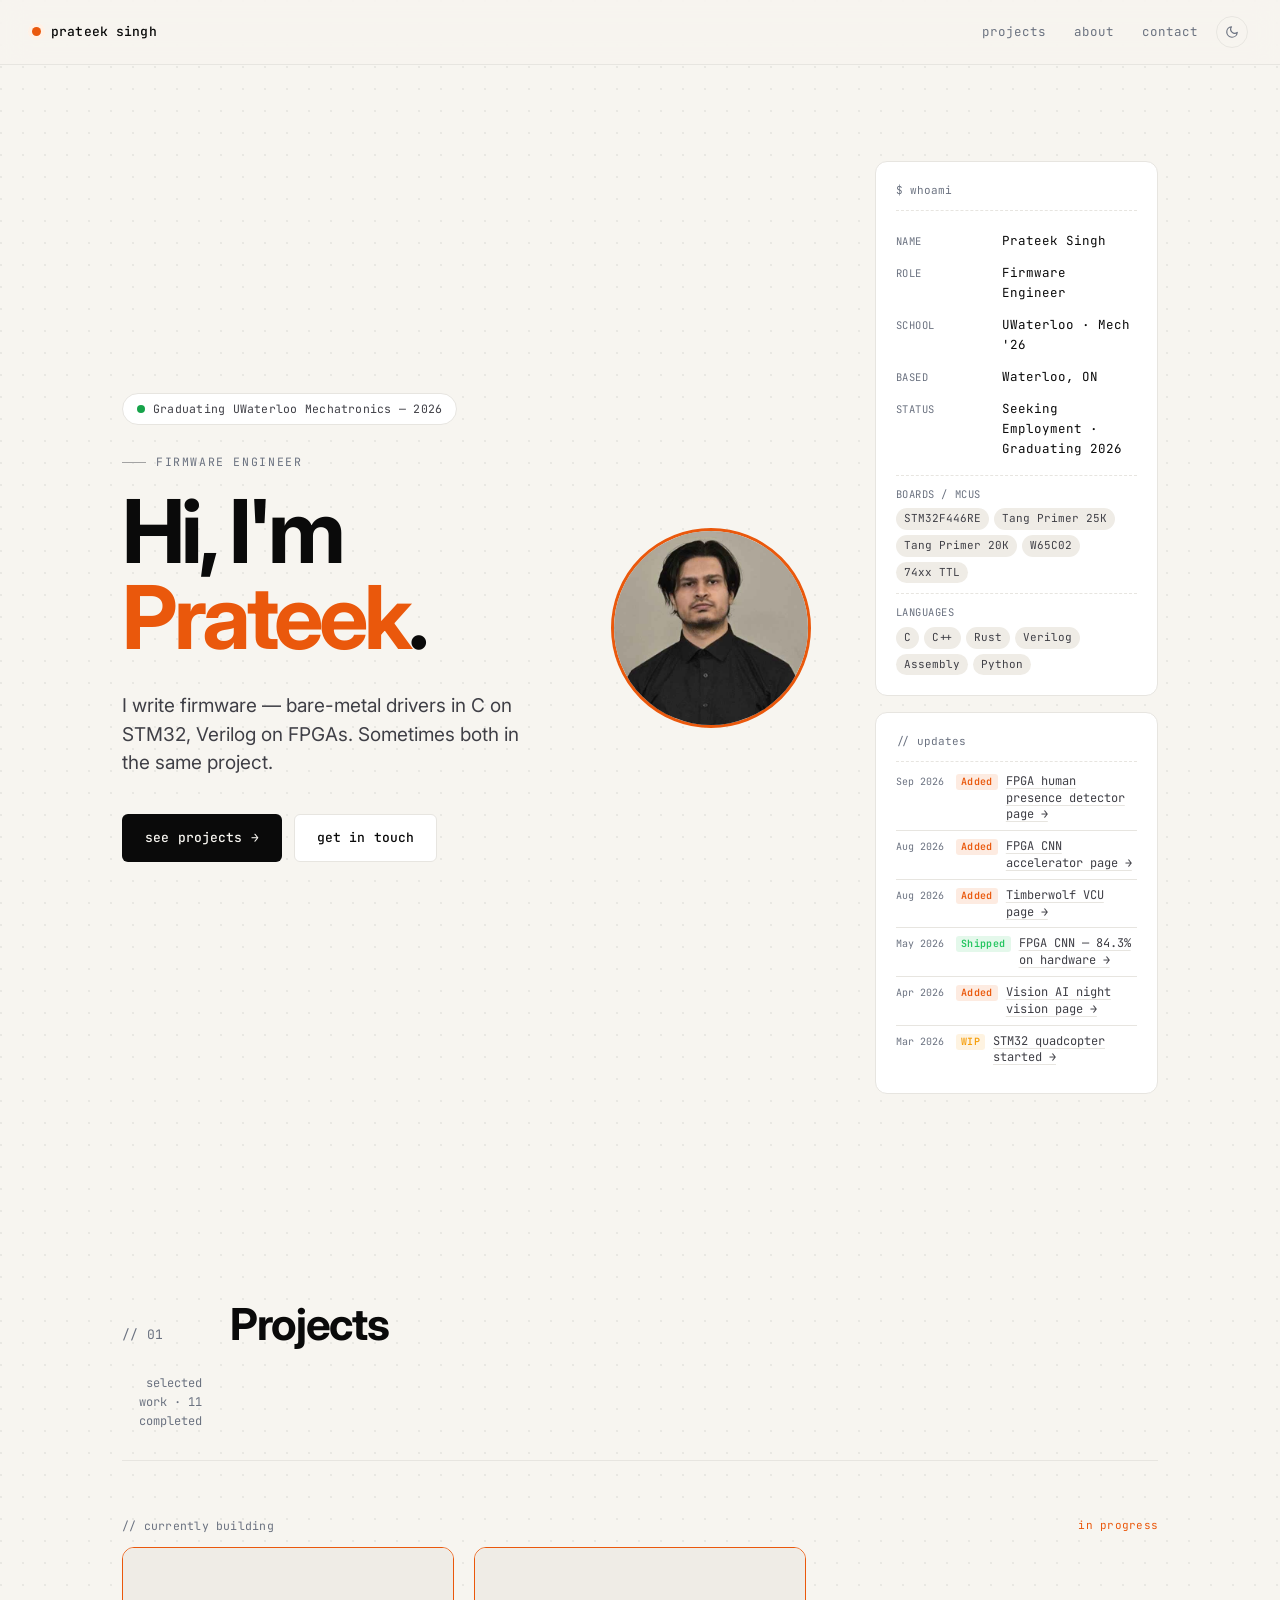
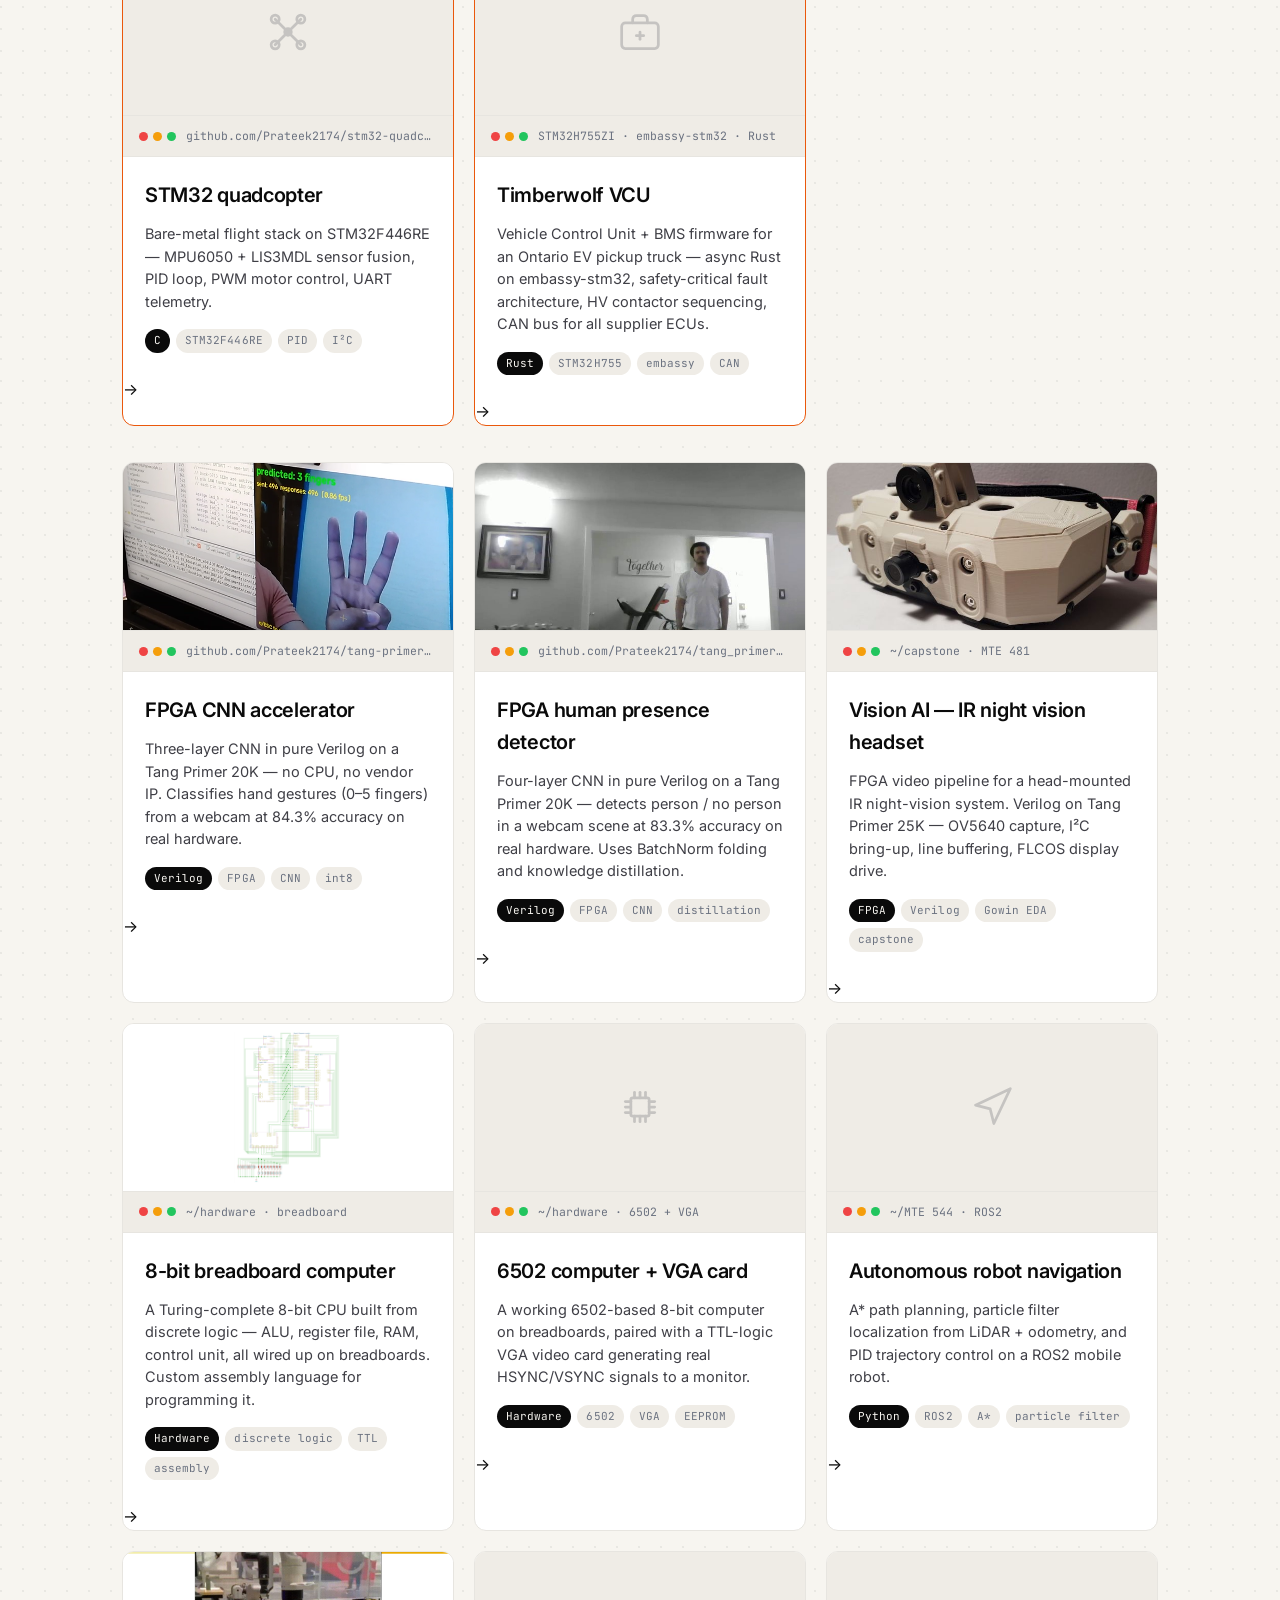
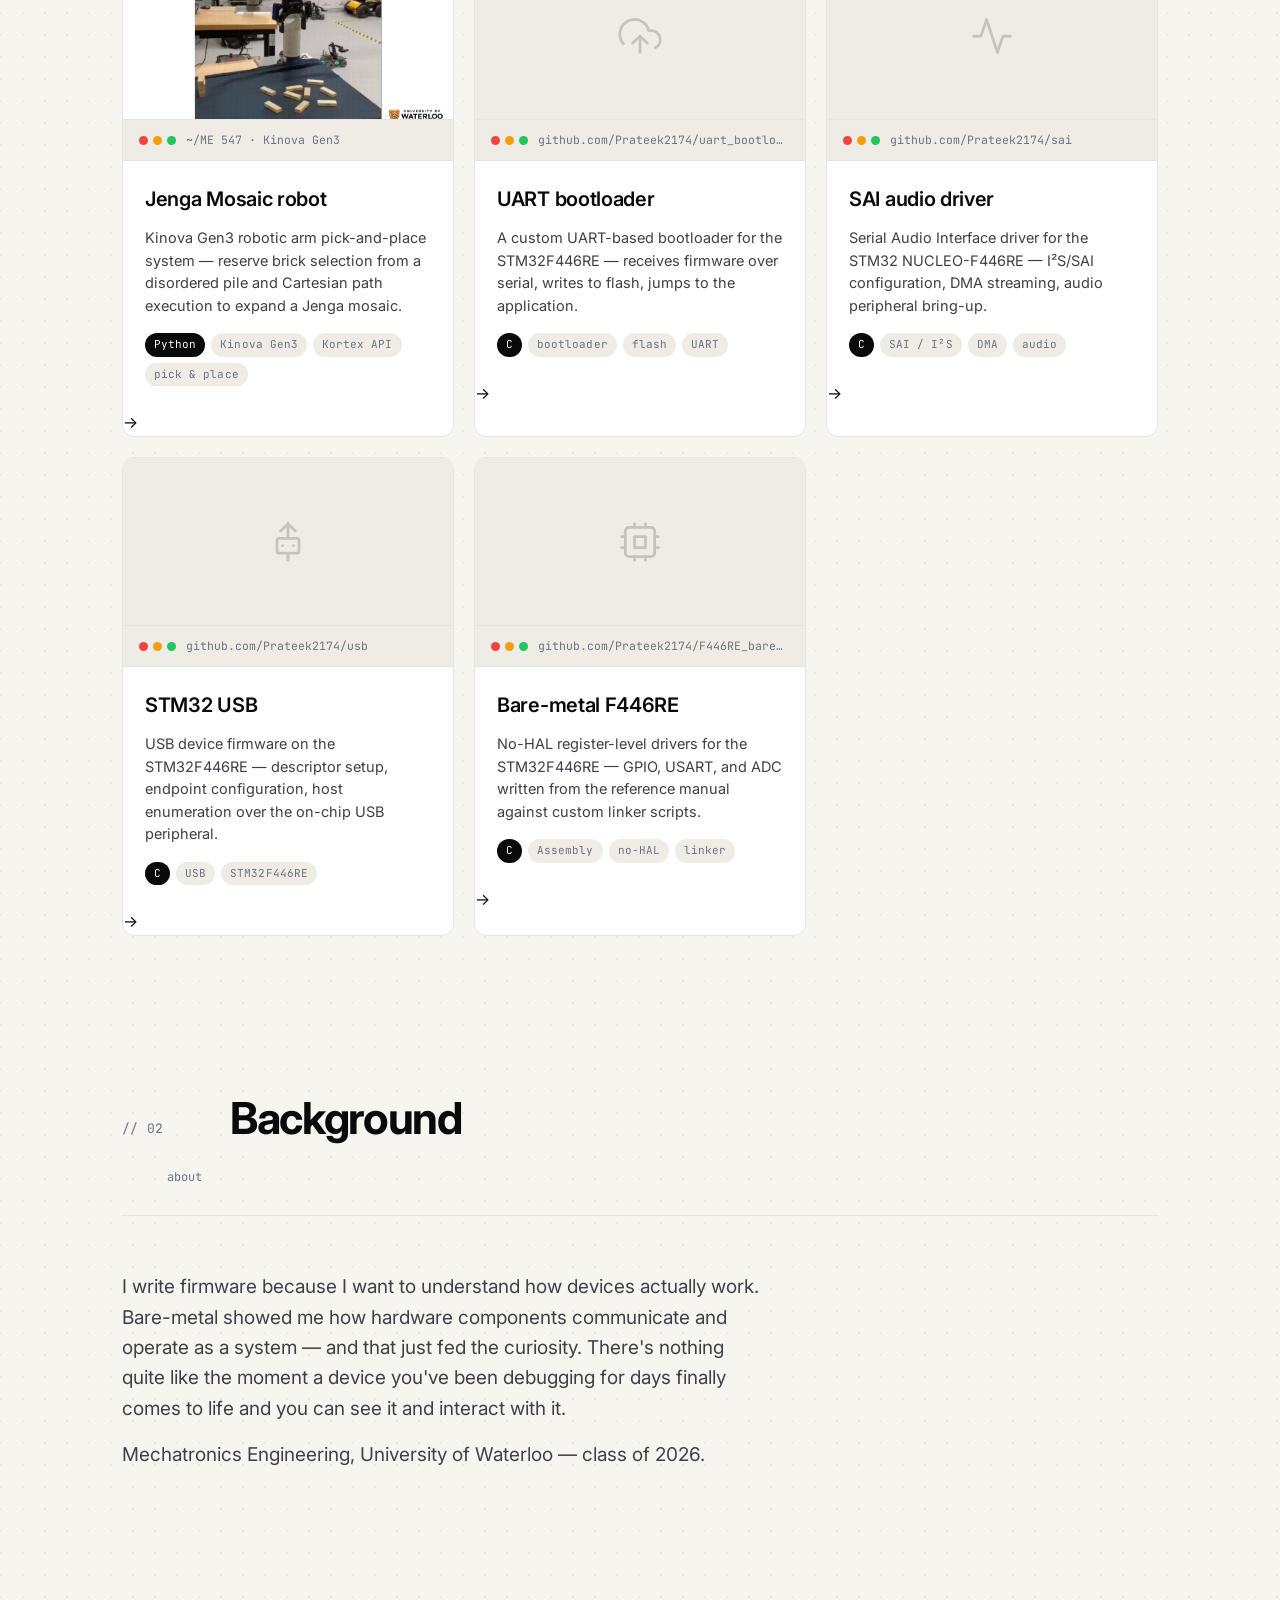
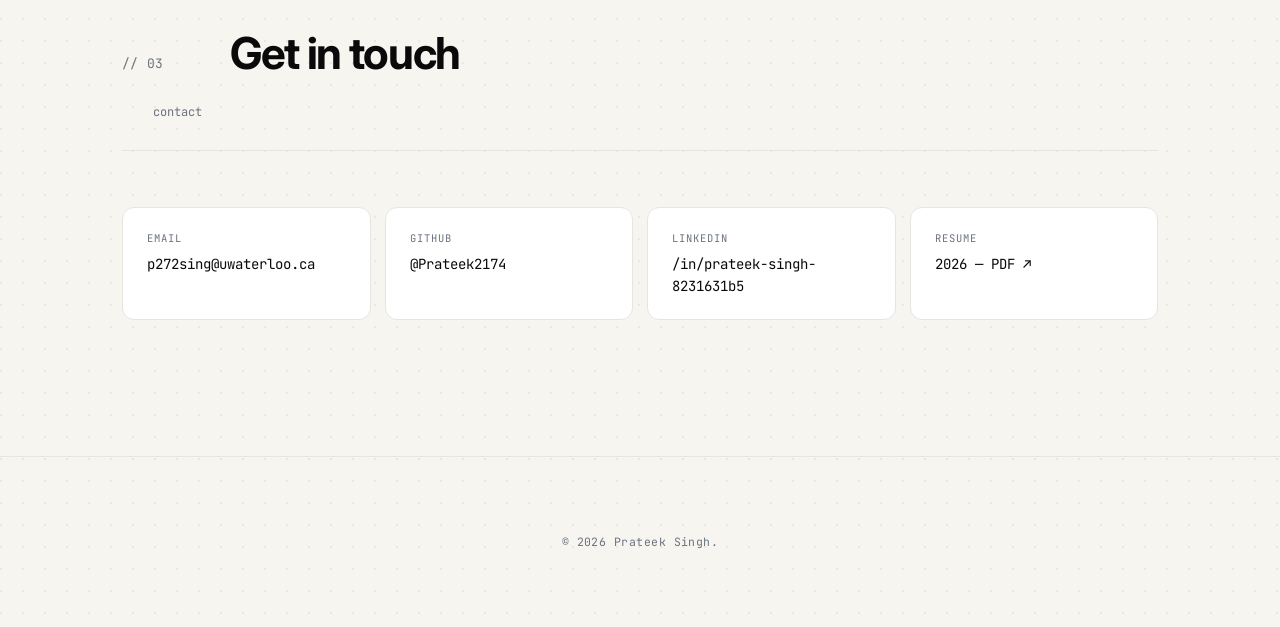
<file: index.html>
<!DOCTYPE html>
<html lang="en">
<head>
  <!-- Google tag (gtag.js) -->
  <script async src="https://www.googletagmanager.com/gtag/js?id=G-KDFL389K20"></script>
  <script>
    window.dataLayer = window.dataLayer || [];
    function gtag(){dataLayer.push(arguments);}
    gtag('js', new Date());
    gtag('config', 'G-KDFL389K20');
  </script>
  <meta charset="UTF-8" />
  <meta name="viewport" content="width=device-width, initial-scale=1.0" />
  <title>Prateek Singh — Firmware Engineer</title>
  <meta name="description" content="Portfolio of Prateek Singh, firmware engineer working on embedded systems and FPGAs." />
  <link rel="preconnect" href="https://fonts.googleapis.com" />
  <link rel="preconnect" href="https://fonts.gstatic.com" crossorigin />
  <link href="https://fonts.googleapis.com/css2?family=Inter:wght@400;500;600;700&family=JetBrains+Mono:wght@400;500&display=swap" rel="stylesheet" />
  <link rel="stylesheet" href="styles.css?v=20260513b" />
  <script data-theme-init>(function(){try{var s=localStorage.getItem("theme");var d=s==="dark"||(s!=="light"&&window.matchMedia&&window.matchMedia("(prefers-color-scheme: dark)").matches);if(d)document.documentElement.setAttribute("data-theme","dark");}catch(e){}})();</script>
</head>
<body>
      <header class="nav">
    <a class="nav-brand" href="#home"><span class="dot"></span>prateek singh</a>
    <div class="nav-right">
      <nav class="nav-links">
      <a href="#projects">projects</a>
      <a href="#about">about</a>
      <a href="#contact">contact</a>
    </nav>
      <button class="theme-toggle" type="button" data-theme-toggle aria-label="Toggle theme">
        <svg class="icon-moon" viewBox="0 0 24 24" fill="none" stroke="currentColor" stroke-width="2" stroke-linecap="round" stroke-linejoin="round" aria-hidden="true"><path d="M21 12.79A9 9 0 1 1 11.21 3 7 7 0 0 0 21 12.79z"/></svg>
        <svg class="icon-sun" viewBox="0 0 24 24" fill="none" stroke="currentColor" stroke-width="2" stroke-linecap="round" stroke-linejoin="round" aria-hidden="true"><circle cx="12" cy="12" r="4"/><path d="M12 2v2M12 20v2M4.93 4.93l1.41 1.41M17.66 17.66l1.41 1.41M2 12h2M20 12h2M4.93 19.07l1.41-1.41M17.66 6.34l1.41-1.41"/></svg>
      </button>
    </div>
  </header>

    <main id="top">
    <div class="page page-home" id="home" data-page="home">
    <section class="hero">
      <div class="hero-left">
        <span class="hero-status"><span class="pulse"></span>Graduating UWaterloo Mechatronics — 2026</span>
        <p class="eyebrow">firmware engineer</p>
        <h1>Hi, I'm <span class="accent">Prateek</span>.</h1>
        <p class="hero-tagline">
          I write firmware — bare-metal drivers in C on STM32, Verilog on FPGAs.
          Sometimes both in the same project.
        </p>
        <div class="hero-cta">
          <a class="btn btn-primary" href="#projects">see projects →</a>
          <a class="btn btn-ghost" href="#contact">get in touch</a>
        </div>
      </div>
      <div class="hero-photo">
        <img src="assets/profile.jpg" alt="Prateek Singh" />
      </div>
      <div class="hero-right-col">
        <aside class="spec-card">
          <div class="spec-row"><span class="k">name</span><span class="v">Prateek Singh</span></div>
          <div class="spec-row"><span class="k">role</span><span class="v">Firmware Engineer</span></div>
          <div class="spec-row"><span class="k">school</span><span class="v">UWaterloo · Mech '26</span></div>
          <div class="spec-row"><span class="k">based</span><span class="v">Waterloo, ON</span></div>
          <div class="spec-row"><span class="k">status</span><span class="v">Seeking Employment · Graduating 2026</span></div>
          <div class="stack-block">
            <span class="stack-block-label">boards / mcus</span>
            <div class="stack">
              <span>STM32F446RE</span><span>Tang Primer 25K</span><span>Tang Primer 20K</span><span>W65C02</span><span>74xx TTL</span>
            </div>
          </div>
          <div class="stack-block">
            <span class="stack-block-label">languages</span>
            <div class="stack">
              <span>C</span><span>C++</span><span>Rust</span><span>Verilog</span><span>Assembly</span><span>Python</span>
            </div>
          </div>
        </aside>

        <div class="update-widget">
          <span class="update-widget-label">// updates</span>
          <ul class="update-widget-feed" id="update-widget-feed">
            <li><a href="projects/fpga-human-presence.html"><time>Sep 2026</time><span class="update-tag update-tag--added">Added</span><span>FPGA human presence detector page →</span></a></li>
            <li><a href="projects/fpga-cnn.html"><time>Aug 2026</time><span class="update-tag update-tag--added">Added</span><span>FPGA CNN accelerator page →</span></a></li>
            <li><a href="projects/stm32-ev-vcu-rust.html"><time>Aug 2026</time><span class="update-tag update-tag--added">Added</span><span>Timberwolf VCU page →</span></a></li>
            <li><a href="projects/fpga-cnn.html"><time>May 2026</time><span class="update-tag update-tag--shipped">Shipped</span><span>FPGA CNN — 84.3% on hardware →</span></a></li>
            <li><a href="projects/night-vision.html"><time>Apr 2026</time><span class="update-tag update-tag--added">Added</span><span>Vision AI night vision page →</span></a></li>
            <li><a href="projects/stm32-quadcopter.html"><time>Mar 2026</time><span class="update-tag update-tag--wip">WIP</span><span>STM32 quadcopter started →</span></a></li>
          </ul>
        </div>
      </div>
    </section>

    <section id="projects" class="section">
      <header class="section-head">
        <span class="section-num">// 01</span>
        <h2>Projects</h2>
        <span class="right">selected work · 11 completed</span>
      </header>

      <!-- currently building -->
      <div class="wip-section">
        <div class="wip-header">
          <span>// currently building</span>
          <span class="wip-status"><span class="pulse"></span>in progress</span>
        </div>
        <div class="tile-grid">
          <a class="tile tile--wip" href="projects/stm32-quadcopter.html">
            <div class="tile-img">
              <div class="tile-img-ph">
                <svg viewBox="0 0 24 24" fill="none" stroke="currentColor" stroke-width="1.5" stroke-linecap="round">
                  <circle cx="5" cy="5" r="2.2"/><circle cx="19" cy="5" r="2.2"/>
                  <circle cx="5" cy="19" r="2.2"/><circle cx="19" cy="19" r="2.2"/>
                  <line x1="5" y1="5" x2="12" y2="12"/><line x1="19" y1="5" x2="12" y2="12"/>
                  <line x1="5" y1="19" x2="12" y2="12"/><line x1="19" y1="19" x2="12" y2="12"/>
                  <circle cx="12" cy="12" r="1.8"/>
                </svg>
              </div>
            </div>
            <div class="tile-head">
              <span class="lights"><span></span><span></span><span></span></span>
              <span class="path">github.com/Prateek2174/stm32-quadcopter</span>
            </div>
            <div class="tile-body">
              <h3>STM32 quadcopter</h3>
              <p>Bare-metal flight stack on STM32F446RE — MPU6050 + LIS3MDL sensor fusion, PID loop, PWM motor control, UART telemetry.</p>
              <div class="tile-tags">
                <span>C</span><span>STM32F446RE</span><span>PID</span><span>I²C</span>
              </div>
            </div>
            <span class="tile-arrow">→</span>
          </a>

          <a class="tile tile--wip" href="projects/stm32-ev-vcu-rust.html">
            <div class="tile-img">
              <div class="tile-img-ph">
                <svg viewBox="0 0 24 24" fill="none" stroke="currentColor" stroke-width="1.5" stroke-linecap="round" stroke-linejoin="round">
                  <rect x="2" y="7" width="20" height="14" rx="2"/>
                  <path d="M16 7V5a2 2 0 0 0-2-2h-4a2 2 0 0 0-2 2v2"/>
                  <line x1="12" y1="12" x2="12" y2="16"/>
                  <line x1="10" y1="14" x2="14" y2="14"/>
                </svg>
              </div>
            </div>
            <div class="tile-head">
              <span class="lights"><span></span><span></span><span></span></span>
              <span class="path">STM32H755ZI · embassy-stm32 · Rust</span>
            </div>
            <div class="tile-body">
              <h3>Timberwolf VCU</h3>
              <p>Vehicle Control Unit + BMS firmware for an Ontario EV pickup truck — async Rust on embassy-stm32, safety-critical fault architecture, HV contactor sequencing, CAN bus for all supplier ECUs.</p>
              <div class="tile-tags">
                <span>Rust</span><span>STM32H755</span><span>embassy</span><span>CAN</span>
              </div>
            </div>
            <span class="tile-arrow">→</span>
          </a>
        </div>
      </div>

      <div class="tile-grid">
        <a class="tile" href="projects/fpga-cnn.html">
          <div class="tile-img">
            <img src="assets/cnn-demo-shot.png" alt="FPGA CNN accelerator running live — predicted: 3 fingers" loading="lazy" />
          </div>
          <div class="tile-head">
            <span class="lights"><span></span><span></span><span></span></span>
            <span class="path">github.com/Prateek2174/tang-primer-cnn</span>
          </div>
          <div class="tile-body">
            <h3>FPGA CNN accelerator</h3>
            <p>Three-layer CNN in pure Verilog on a Tang Primer 20K — no CPU, no vendor IP. Classifies hand gestures (0–5 fingers) from a webcam at 84.3% accuracy on real hardware.</p>
            <div class="tile-tags">
              <span>Verilog</span><span>FPGA</span><span>CNN</span><span>int8</span>
            </div>
          </div>
          <span class="tile-arrow">→</span>
        </a>

        <a class="tile" href="projects/fpga-human-presence.html">
          <div class="tile-img">
            <img src="assets/human-presence-shot.jpg" alt="FPGA human presence detector — predicted: person" loading="lazy" />
          </div>
          <div class="tile-head">
            <span class="lights"><span></span><span></span><span></span></span>
            <span class="path">github.com/Prateek2174/tang_primer_human_cnn</span>
          </div>
          <div class="tile-body">
            <h3>FPGA human presence detector</h3>
            <p>Four-layer CNN in pure Verilog on a Tang Primer 20K — detects person / no person in a webcam scene at 83.3% accuracy on real hardware. Uses BatchNorm folding and knowledge distillation.</p>
            <div class="tile-tags">
              <span>Verilog</span><span>FPGA</span><span>CNN</span><span>distillation</span>
            </div>
          </div>
          <span class="tile-arrow">→</span>
        </a>

        <a class="tile" href="projects/night-vision.html">
          <div class="tile-img">
            <img src="assets/nv-headset-front.png" alt="IR night-vision headset" loading="lazy" />
          </div>
          <div class="tile-head">
            <span class="lights"><span></span><span></span><span></span></span>
            <span class="path">~/capstone · MTE 481</span>
          </div>
          <div class="tile-body">
            <h3>Vision AI — IR night vision headset</h3>
            <p>FPGA video pipeline for a head-mounted IR night-vision system. Verilog on Tang Primer 25K — OV5640 capture, I²C bring-up, line buffering, FLCOS display drive.</p>
            <div class="tile-tags">
              <span>FPGA</span><span>Verilog</span><span>Gowin EDA</span><span>capstone</span>
            </div>
          </div>
          <span class="tile-arrow">→</span>
        </a>

        <a class="tile" href="projects/breadboard-8bit.html">
          <div class="tile-img" style="background:#fff">
            <img src="8bit_breadboard_images/high-level.png" alt="8-bit breadboard computer schematic" loading="lazy" style="object-fit:contain;padding:8px" />
          </div>
          <div class="tile-head">
            <span class="lights"><span></span><span></span><span></span></span>
            <span class="path">~/hardware · breadboard</span>
          </div>
          <div class="tile-body">
            <h3>8-bit breadboard computer</h3>
            <p>A Turing-complete 8-bit CPU built from discrete logic — ALU, register file, RAM, control unit, all wired up on breadboards. Custom assembly language for programming it.</p>
            <div class="tile-tags">
              <span>Hardware</span><span>discrete logic</span><span>TTL</span><span>assembly</span>
            </div>
          </div>
          <span class="tile-arrow">→</span>
        </a>

        <a class="tile" href="projects/breadboard-6502.html">
          <div class="tile-img">
            <div class="tile-img-ph">
              <svg viewBox="0 0 24 24" fill="none" stroke="currentColor" stroke-width="1.5" stroke-linecap="round">
                <rect x="7" y="7" width="10" height="10" rx="1"/>
                <line x1="9" y1="7" x2="9" y2="4"/><line x1="12" y1="7" x2="12" y2="4"/><line x1="15" y1="7" x2="15" y2="4"/>
                <line x1="9" y1="17" x2="9" y2="20"/><line x1="12" y1="17" x2="12" y2="20"/><line x1="15" y1="17" x2="15" y2="20"/>
                <line x1="7" y1="9" x2="4" y2="9"/><line x1="7" y1="12" x2="4" y2="12"/><line x1="7" y1="15" x2="4" y2="15"/>
                <line x1="17" y1="9" x2="20" y2="9"/><line x1="17" y1="12" x2="20" y2="12"/><line x1="17" y1="15" x2="20" y2="15"/>
              </svg>
            </div>
          </div>
          <div class="tile-head">
            <span class="lights"><span></span><span></span><span></span></span>
            <span class="path">~/hardware · 6502 + VGA</span>
          </div>
          <div class="tile-body">
            <h3>6502 computer + VGA card</h3>
            <p>A working 6502-based 8-bit computer on breadboards, paired with a TTL-logic VGA video card generating real HSYNC/VSYNC signals to a monitor.</p>
            <div class="tile-tags">
              <span>Hardware</span><span>6502</span><span>VGA</span><span>EEPROM</span>
            </div>
          </div>
          <span class="tile-arrow">→</span>
        </a>

        <a class="tile" href="projects/robot-nav.html">
          <div class="tile-img">
            <div class="tile-img-ph">
              <svg viewBox="0 0 24 24" fill="none" stroke="currentColor" stroke-width="1.5" stroke-linecap="round" stroke-linejoin="round">
                <polygon points="3 11 22 2 13 21 11 13 3 11"/>
              </svg>
            </div>
          </div>
          <div class="tile-head">
            <span class="lights"><span></span><span></span><span></span></span>
            <span class="path">~/MTE 544 · ROS2</span>
          </div>
          <div class="tile-body">
            <h3>Autonomous robot navigation</h3>
            <p>A* path planning, particle filter localization from LiDAR + odometry, and PID trajectory control on a ROS2 mobile robot.</p>
            <div class="tile-tags">
              <span>Python</span><span>ROS2</span><span>A*</span><span>particle filter</span>
            </div>
          </div>
          <span class="tile-arrow">→</span>
        </a>

        <a class="tile" href="projects/jenga-mosaic.html">
          <div class="tile-img">
            <img src="assets/jenga-arm.png" alt="Kinova Gen3 arm with Jenga blocks in the UWaterloo Robohub" loading="lazy" />
          </div>
          <div class="tile-head">
            <span class="lights"><span></span><span></span><span></span></span>
            <span class="path">~/ME 547 · Kinova Gen3</span>
          </div>
          <div class="tile-body">
            <h3>Jenga Mosaic robot</h3>
            <p>Kinova Gen3 robotic arm pick-and-place system — reserve brick selection from a disordered pile and Cartesian path execution to expand a Jenga mosaic.</p>
            <div class="tile-tags">
              <span>Python</span><span>Kinova Gen3</span><span>Kortex API</span><span>pick &amp; place</span>
            </div>
          </div>
          <span class="tile-arrow">→</span>
        </a>

        <a class="tile" href="projects/uart-bootloader.html">
          <div class="tile-img">
            <div class="tile-img-ph">
              <svg viewBox="0 0 24 24" fill="none" stroke="currentColor" stroke-width="1.5" stroke-linecap="round" stroke-linejoin="round">
                <polyline points="16 16 12 12 8 16"/>
                <line x1="12" y1="12" x2="12" y2="21"/>
                <path d="M20.39 18.39A5 5 0 0 0 18 9h-1.26A8 8 0 1 0 3 16.3"/>
              </svg>
            </div>
          </div>
          <div class="tile-head">
            <span class="lights"><span></span><span></span><span></span></span>
            <span class="path">github.com/Prateek2174/uart_bootloader</span>
          </div>
          <div class="tile-body">
            <h3>UART bootloader</h3>
            <p>A custom UART-based bootloader for the STM32F446RE — receives firmware over serial, writes to flash, jumps to the application.</p>
            <div class="tile-tags">
              <span>C</span><span>bootloader</span><span>flash</span><span>UART</span>
            </div>
          </div>
          <span class="tile-arrow">→</span>
        </a>

        <a class="tile" href="projects/stm32-sai.html">
          <div class="tile-img">
            <div class="tile-img-ph">
              <svg viewBox="0 0 24 24" fill="none" stroke="currentColor" stroke-width="1.5" stroke-linecap="round" stroke-linejoin="round">
                <polyline points="22 12 18 12 15 21 9 3 6 12 2 12"/>
              </svg>
            </div>
          </div>
          <div class="tile-head">
            <span class="lights"><span></span><span></span><span></span></span>
            <span class="path">github.com/Prateek2174/sai</span>
          </div>
          <div class="tile-body">
            <h3>SAI audio driver</h3>
            <p>Serial Audio Interface driver for the STM32 NUCLEO-F446RE — I²S/SAI configuration, DMA streaming, audio peripheral bring-up.</p>
            <div class="tile-tags">
              <span>C</span><span>SAI / I²S</span><span>DMA</span><span>audio</span>
            </div>
          </div>
          <span class="tile-arrow">→</span>
        </a>

        <a class="tile" href="projects/stm32-usb.html">
          <div class="tile-img">
            <div class="tile-img-ph">
              <svg viewBox="0 0 24 24" fill="none" stroke="currentColor" stroke-width="1.5" stroke-linecap="round" stroke-linejoin="round">
                <path d="M12 2v8"/><path d="M8 6l4-4 4 4"/>
                <rect x="6" y="10" width="12" height="8" rx="1"/>
                <line x1="9" y1="14" x2="9" y2="14"/><line x1="15" y1="14" x2="15" y2="14"/>
                <line x1="12" y1="18" x2="12" y2="22"/>
              </svg>
            </div>
          </div>
          <div class="tile-head">
            <span class="lights"><span></span><span></span><span></span></span>
            <span class="path">github.com/Prateek2174/usb</span>
          </div>
          <div class="tile-body">
            <h3>STM32 USB</h3>
            <p>USB device firmware on the STM32F446RE — descriptor setup, endpoint configuration, host enumeration over the on-chip USB peripheral.</p>
            <div class="tile-tags">
              <span>C</span><span>USB</span><span>STM32F446RE</span>
            </div>
          </div>
          <span class="tile-arrow">→</span>
        </a>

        <a class="tile" href="projects/stm32-bare-metal.html">
          <div class="tile-img">
            <div class="tile-img-ph">
              <svg viewBox="0 0 24 24" fill="none" stroke="currentColor" stroke-width="1.5" stroke-linecap="round" stroke-linejoin="round">
                <rect x="4" y="4" width="16" height="16" rx="2"/>
                <rect x="9" y="9" width="6" height="6"/>
                <line x1="9" y1="2" x2="9" y2="4"/><line x1="15" y1="2" x2="15" y2="4"/>
                <line x1="9" y1="20" x2="9" y2="22"/><line x1="15" y1="20" x2="15" y2="22"/>
                <line x1="2" y1="9" x2="4" y2="9"/><line x1="2" y1="15" x2="4" y2="15"/>
                <line x1="20" y1="9" x2="22" y2="9"/><line x1="20" y1="15" x2="22" y2="15"/>
              </svg>
            </div>
          </div>
          <div class="tile-head">
            <span class="lights"><span></span><span></span><span></span></span>
            <span class="path">github.com/Prateek2174/F446RE_bare_metal</span>
          </div>
          <div class="tile-body">
            <h3>Bare-metal F446RE</h3>
            <p>No-HAL register-level drivers for the STM32F446RE — GPIO, USART, and ADC written from the reference manual against custom linker scripts.</p>
            <div class="tile-tags">
              <span>C</span><span>Assembly</span><span>no-HAL</span><span>linker</span>
            </div>
          </div>
          <span class="tile-arrow">→</span>
        </a>
      </div>
    </section>
      </div>

    <section id="about" class="section">
      <header class="section-head">
        <span class="section-num">// 02</span>
        <h2>Background</h2>
        <span class="right">about</span>
      </header>
      <div class="prose">
        <p>
          I write firmware because I want to understand how devices actually work.
          Bare-metal showed me how hardware components communicate and operate as a
          system — and that just fed the curiosity. There's nothing quite like the
          moment a device you've been debugging for days finally comes to life and
          you can see it and interact with it.
        </p>
        <p>
          Mechatronics Engineering, University of Waterloo — class of 2026.
        </p>
      </div>
    </section>


    <section id="contact" class="section">
      <header class="section-head">
        <span class="section-num">// 03</span>
        <h2>Get in touch</h2>
        <span class="right">contact</span>
      </header>
      <div class="contact-grid">
        <a class="contact-card" href="mailto:p272sing@uwaterloo.ca">
          <span class="contact-label">email</span>
          <span class="contact-value">p272sing@uwaterloo.ca</span>
        </a>
        <a class="contact-card" href="https://github.com/Prateek2174" target="_blank" rel="noopener">
          <span class="contact-label">github</span>
          <span class="contact-value">@Prateek2174</span>
        </a>
        <a class="contact-card" href="https://www.linkedin.com/in/prateek-singh-8231631b5" target="_blank" rel="noopener">
          <span class="contact-label">linkedin</span>
          <span class="contact-value">/in/prateek-singh-8231631b5</span>
        </a>
        <a class="contact-card" href="resume/2026_Resume.pdf" target="_blank" rel="noopener">
          <span class="contact-label">resume</span>
          <span class="contact-value">2026 — PDF ↗</span>
        </a>
      </div>
    </section>
  </main>

  <footer class="footer">
    <p>© <span id="year"></span> Prateek Singh.</p>
  </footer>

  
    <script>
    document.getElementById('year').textContent = new Date().getFullYear();
  </script>
  <script src="theme.js" defer></script>
  <script>
  (function () {
    const OWNER = 'Prateek2174';
    const REPOS = [
      { repo: 'tang-primer-cnn',        page: 'projects/fpga-cnn.html',              label: 'FPGA CNN accelerator' },
      { repo: 'tang_primer_human_cnn',  page: 'projects/fpga-human-presence.html',   label: 'FPGA human presence' },
      { repo: 'stm32-quadcopter',       page: 'projects/stm32-quadcopter.html',       label: 'STM32 quadcopter' },
      { repo: 'uart_bootloader',        page: 'projects/uart-bootloader.html',        label: 'UART bootloader' },
      { repo: 'sai',                    page: 'projects/stm32-sai.html',              label: 'SAI audio driver' },
      { repo: 'usb',                    page: 'projects/stm32-usb.html',              label: 'STM32 USB' },
      { repo: 'F446RE_bare_metal',      page: 'projects/stm32-bare-metal.html',       label: 'Bare-metal F446RE' },
    ];

    function esc(s) {
      return s.replace(/&/g,'&amp;').replace(/</g,'&lt;').replace(/>/g,'&gt;').replace(/"/g,'&quot;');
    }

    function fmtDate(iso) {
      const d = new Date(iso);
      return d.toLocaleDateString('en-US', { month: 'short', year: 'numeric' });
    }

    function trunc(s, n) {
      const first = s.split('\n')[0];
      return first.length > n ? first.slice(0, n).trimEnd() + '…' : first;
    }

    const feed = document.getElementById('update-widget-feed');
    if (!feed) return;

    Promise.allSettled(
      REPOS.map(r =>
        fetch('https://api.github.com/repos/' + OWNER + '/' + r.repo + '/commits?per_page=3')
          .then(function(res) { return res.ok ? res.json() : []; })
          .then(function(commits) {
            return commits.map(function(c) { return { meta: r, commit: c }; });
          })
          .catch(function() { return []; })
      )
    ).then(function(results) {
      var all = [];
      results.forEach(function(r) {
        if (r.status === 'fulfilled') all = all.concat(r.value);
      });

      if (all.length === 0) return;

      all.sort(function(a, b) {
        return new Date(b.commit.commit.author.date) - new Date(a.commit.commit.author.date);
      });

      var top = all.slice(0, 6);
      feed.innerHTML = top.map(function(item) {
        var msg = trunc(item.commit.commit.message, 48);
        var date = fmtDate(item.commit.commit.author.date);
        return '<li><a href="' + item.meta.page + '">'
          + '<time>' + date + '</time>'
          + '<span class="update-tag update-tag--commit">' + esc(item.meta.label) + '</span>'
          + '<span>' + esc(msg) + ' →</span>'
          + '</a></li>';
      }).join('');
    });
  })();
  </script>
</body>
</html>
</file>
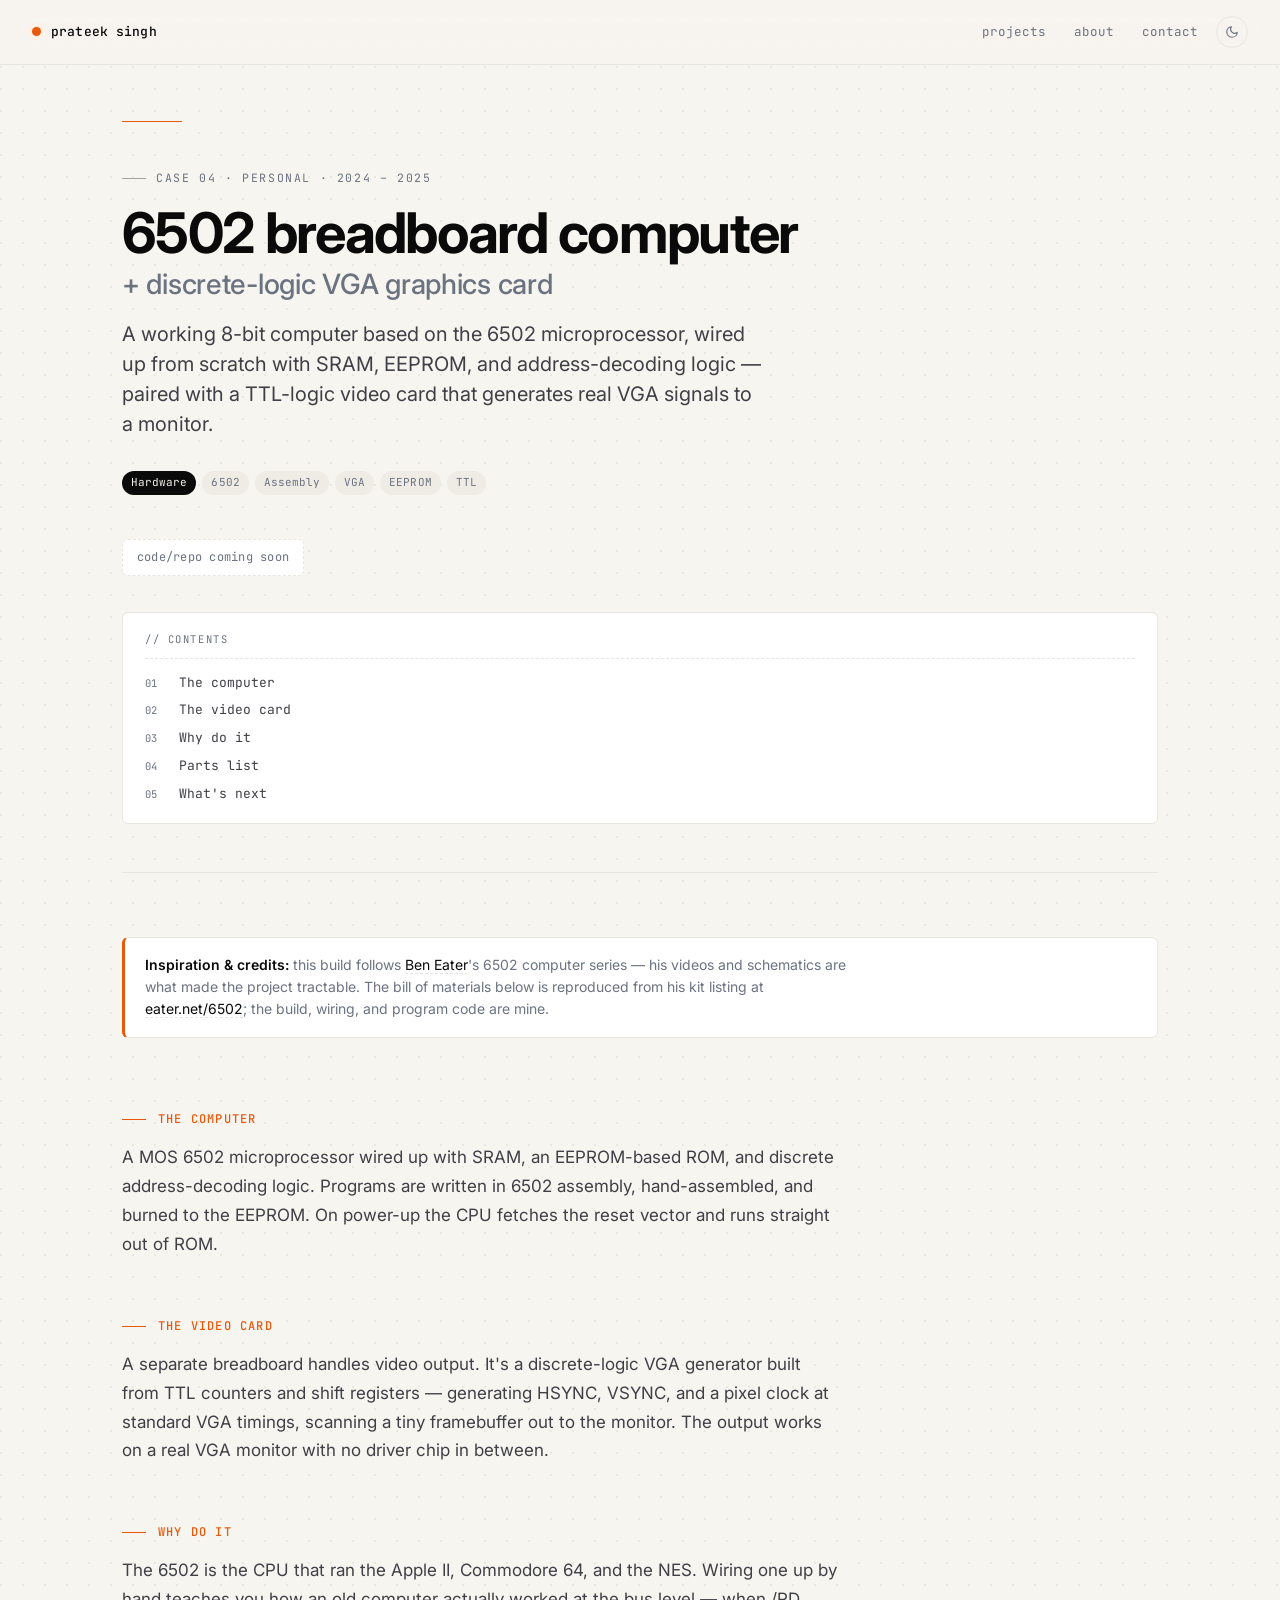
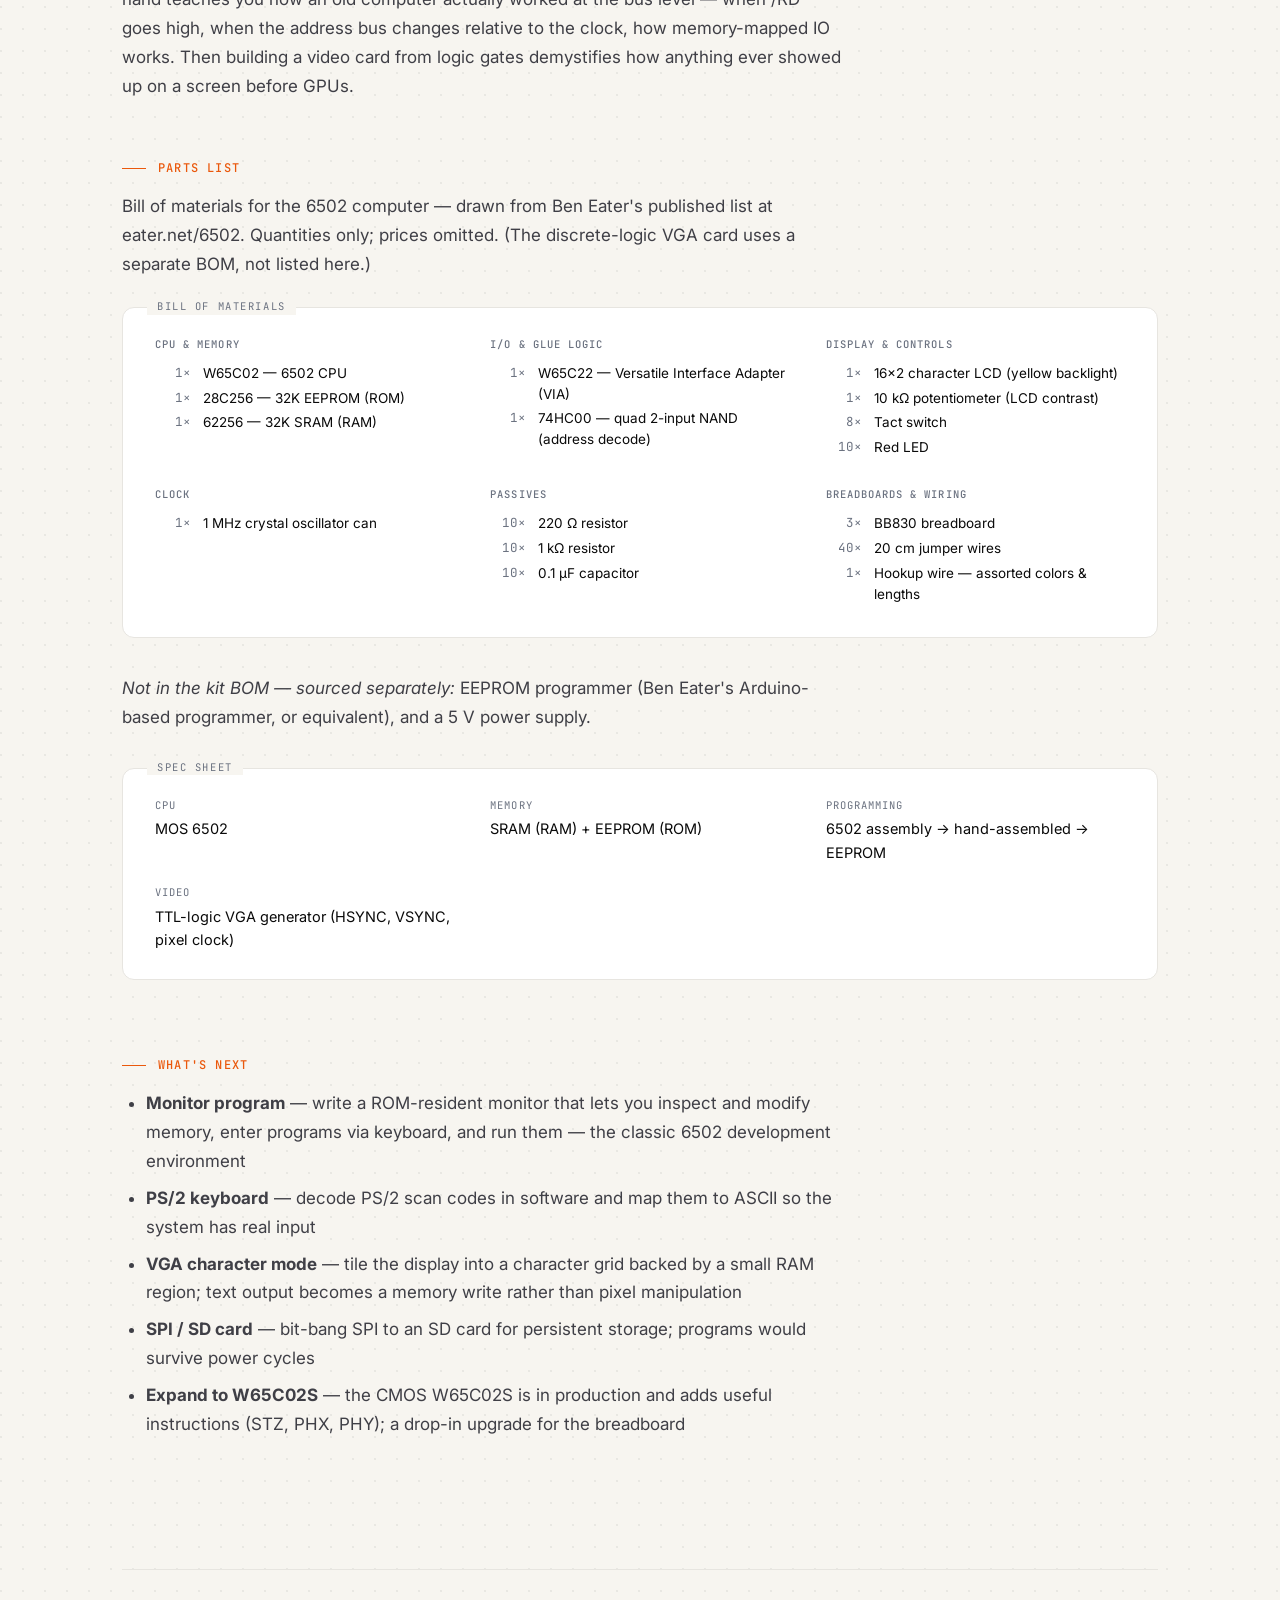
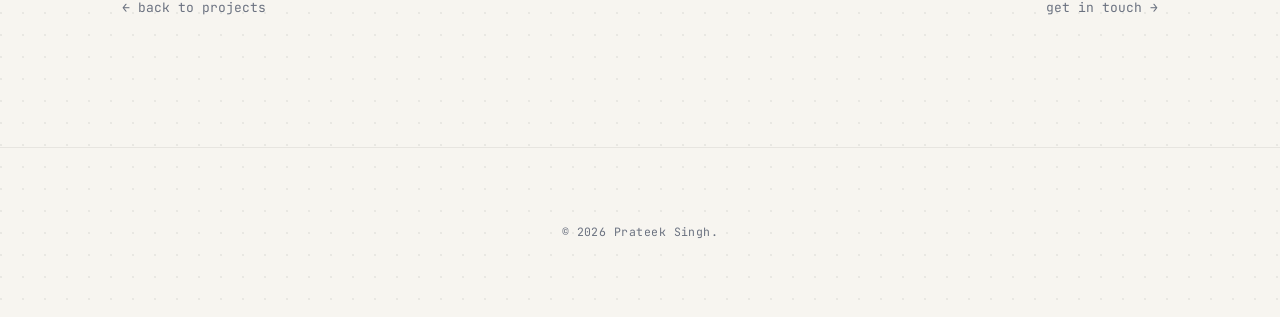
<file: projects/breadboard-6502.html>
<!DOCTYPE html>
<html lang="en">
<head>
  <meta charset="UTF-8" />
  <meta name="viewport" content="width=device-width, initial-scale=1.0" />
  <title>6502 Breadboard Computer + VGA Card — Prateek Singh</title>
  <meta name="description" content="A 6502-based 8-bit computer on breadboards, with a discrete-logic VGA video card driving a real monitor." />
  <link rel="preconnect" href="https://fonts.googleapis.com" />
  <link rel="preconnect" href="https://fonts.gstatic.com" crossorigin />
  <link href="https://fonts.googleapis.com/css2?family=Inter:wght@400;500;600;700&family=JetBrains+Mono:wght@400;500&display=swap" rel="stylesheet" />
  <link rel="stylesheet" href="../styles.css?v=20260513b" />
  <script data-theme-init>(function(){try{var s=localStorage.getItem("theme");var d=s==="dark"||(s!=="light"&&window.matchMedia&&window.matchMedia("(prefers-color-scheme: dark)").matches);if(d)document.documentElement.setAttribute("data-theme","dark");}catch(e){}})();</script>
</head>
<body>
  <header class="nav">
    <a class="nav-brand" href="../index.html"><span class="dot"></span>prateek singh</a>
    <div class="nav-right">
      <nav class="nav-links">
      <a href="../index.html#projects">projects</a>
      <a href="../index.html#about">about</a>
      <a href="../index.html#contact">contact</a>
    </nav>
      <button class="theme-toggle" type="button" data-theme-toggle aria-label="Toggle theme">
        <svg class="icon-moon" viewBox="0 0 24 24" fill="none" stroke="currentColor" stroke-width="2" stroke-linecap="round" stroke-linejoin="round" aria-hidden="true"><path d="M21 12.79A9 9 0 1 1 11.21 3 7 7 0 0 0 21 12.79z"/></svg>
        <svg class="icon-sun" viewBox="0 0 24 24" fill="none" stroke="currentColor" stroke-width="2" stroke-linecap="round" stroke-linejoin="round" aria-hidden="true"><circle cx="12" cy="12" r="4"/><path d="M12 2v2M12 20v2M4.93 4.93l1.41 1.41M17.66 17.66l1.41 1.41M2 12h2M20 12h2M4.93 19.07l1.41-1.41M17.66 6.34l1.41-1.41"/></svg>
      </button>
    </div>
  </header>
  <main>
    <article class="project-page">
      <p class="eyebrow">case 04 · Personal · 2024 – 2025</p>
      <h1>6502 breadboard computer<span class="title-sub">+ discrete-logic VGA graphics card</span></h1>
      <p class="tagline">
        A working 8-bit computer based on the 6502 microprocessor, wired up from scratch
        with SRAM, EEPROM, and address-decoding logic — paired with a TTL-logic video card
        that generates real VGA signals to a monitor.
      </p>

      <div class="project-meta-row">
        <span class="tag code">Hardware</span>
        <span class="tag">6502</span>
        <span class="tag">Assembly</span>
        <span class="tag">VGA</span>
        <span class="tag">EEPROM</span>
        <span class="tag">TTL</span>
      </div>

      <span class="coming-soon">code/repo coming soon</span>

      <section class="project-body">
        <aside class="inspiration-credit">
          <p>
            <strong>Inspiration & credits:</strong> this build follows
            <a href="https://eater.net/6502" target="_blank" rel="noopener">Ben Eater</a>'s
            6502 computer series — his videos and schematics are what made the project
            tractable. The bill of materials below is reproduced from his kit listing
            at <a href="https://eater.net/6502" target="_blank" rel="noopener">eater.net/6502</a>;
            the build, wiring, and program code are mine.
          </p>
        </aside>

        <h2>The computer</h2>
        <p>
          A MOS 6502 microprocessor wired up with SRAM, an EEPROM-based ROM, and discrete
          address-decoding logic. Programs are written in 6502 assembly, hand-assembled,
          and burned to the EEPROM. On power-up the CPU fetches the reset vector and runs
          straight out of ROM.
        </p>

        <h2>The video card</h2>
        <p>
          A separate breadboard handles video output. It's a discrete-logic VGA generator
          built from TTL counters and shift registers — generating HSYNC, VSYNC, and a
          pixel clock at standard VGA timings, scanning a tiny framebuffer out to the
          monitor. The output works on a real VGA monitor with no driver chip in between.
        </p>

        <h2>Why do it</h2>
        <p>
          The 6502 is the CPU that ran the Apple II, Commodore 64, and the NES. Wiring one
          up by hand teaches you how an old computer actually worked at the bus level —
          when /RD goes high, when the address bus changes relative to the clock, how
          memory-mapped IO works. Then building a video card from logic gates demystifies
          how anything ever showed up on a screen before GPUs.
        </p>

        <h2>Parts list</h2>
        <p>
          Bill of materials for the 6502 computer — drawn from Ben Eater's published
          list at <a href="https://eater.net/6502" target="_blank" rel="noopener">eater.net/6502</a>.
          Quantities only; prices omitted. (The discrete-logic VGA card uses a
          separate BOM, not listed here.)
        </p>

        <div class="parts-list">
          <div class="parts-group">
            <h3>CPU &amp; memory</h3>
            <ul>
              <li><span class="qty">1×</span><span class="part">W65C02 — 6502 CPU</span></li>
              <li><span class="qty">1×</span><span class="part">28C256 — 32K EEPROM (ROM)</span></li>
              <li><span class="qty">1×</span><span class="part">62256 — 32K SRAM (RAM)</span></li>
            </ul>
          </div>

          <div class="parts-group">
            <h3>I/O &amp; glue logic</h3>
            <ul>
              <li><span class="qty">1×</span><span class="part">W65C22 — Versatile Interface Adapter (VIA)</span></li>
              <li><span class="qty">1×</span><span class="part">74HC00 — quad 2-input NAND (address decode)</span></li>
            </ul>
          </div>

          <div class="parts-group">
            <h3>Display &amp; controls</h3>
            <ul>
              <li><span class="qty">1×</span><span class="part">16×2 character LCD (yellow backlight)</span></li>
              <li><span class="qty">1×</span><span class="part">10 kΩ potentiometer (LCD contrast)</span></li>
              <li><span class="qty">8×</span><span class="part">Tact switch</span></li>
              <li><span class="qty">10×</span><span class="part">Red LED</span></li>
            </ul>
          </div>

          <div class="parts-group">
            <h3>Clock</h3>
            <ul>
              <li><span class="qty">1×</span><span class="part">1 MHz crystal oscillator can</span></li>
            </ul>
          </div>

          <div class="parts-group">
            <h3>Passives</h3>
            <ul>
              <li><span class="qty">10×</span><span class="part">220 Ω resistor</span></li>
              <li><span class="qty">10×</span><span class="part">1 kΩ resistor</span></li>
              <li><span class="qty">10×</span><span class="part">0.1 µF capacitor</span></li>
            </ul>
          </div>

          <div class="parts-group">
            <h3>Breadboards &amp; wiring</h3>
            <ul>
              <li><span class="qty">3×</span><span class="part">BB830 breadboard</span></li>
              <li><span class="qty">40×</span><span class="part">20 cm jumper wires</span></li>
              <li><span class="qty">1×</span><span class="part">Hookup wire — assorted colors &amp; lengths</span></li>
            </ul>
          </div>
        </div>

        <p class="parts-note">
          <em>Not in the kit BOM — sourced separately:</em>
          EEPROM programmer (Ben Eater's Arduino-based programmer, or equivalent), and
          a 5 V power supply.
        </p>

        <dl class="specs">
          <div><dt>CPU</dt><dd>MOS 6502</dd></div>
          <div><dt>Memory</dt><dd>SRAM (RAM) + EEPROM (ROM)</dd></div>
          <div><dt>Programming</dt><dd>6502 assembly → hand-assembled → EEPROM</dd></div>
          <div><dt>Video</dt><dd>TTL-logic VGA generator (HSYNC, VSYNC, pixel clock)</dd></div>
        </dl>

        <h2>What's next</h2>
        <ul>
          <li><strong>Monitor program</strong> — write a ROM-resident monitor that lets you inspect and modify memory, enter programs via keyboard, and run them — the classic 6502 development environment</li>
          <li><strong>PS/2 keyboard</strong> — decode PS/2 scan codes in software and map them to ASCII so the system has real input</li>
          <li><strong>VGA character mode</strong> — tile the display into a character grid backed by a small RAM region; text output becomes a memory write rather than pixel manipulation</li>
          <li><strong>SPI / SD card</strong> — bit-bang SPI to an SD card for persistent storage; programs would survive power cycles</li>
          <li><strong>Expand to W65C02S</strong> — the CMOS W65C02S is in production and adds useful instructions (STZ, PHX, PHY); a drop-in upgrade for the breadboard</li>
        </ul>
      </section>

      <div class="page-end">
        <a href="../index.html#projects">← back to projects</a>
        <a href="../index.html#contact">get in touch →</a>
      </div>
    </article>
  </main>
  <footer class="footer">
    <p>© <span id="year"></span> Prateek Singh.</p>
  </footer>
  <script>document.getElementById('year').textContent = new Date().getFullYear();</script>
  <script src="../theme.js" defer></script>
  <script src="../toc.js" defer></script>
</body>
</html>
</file>
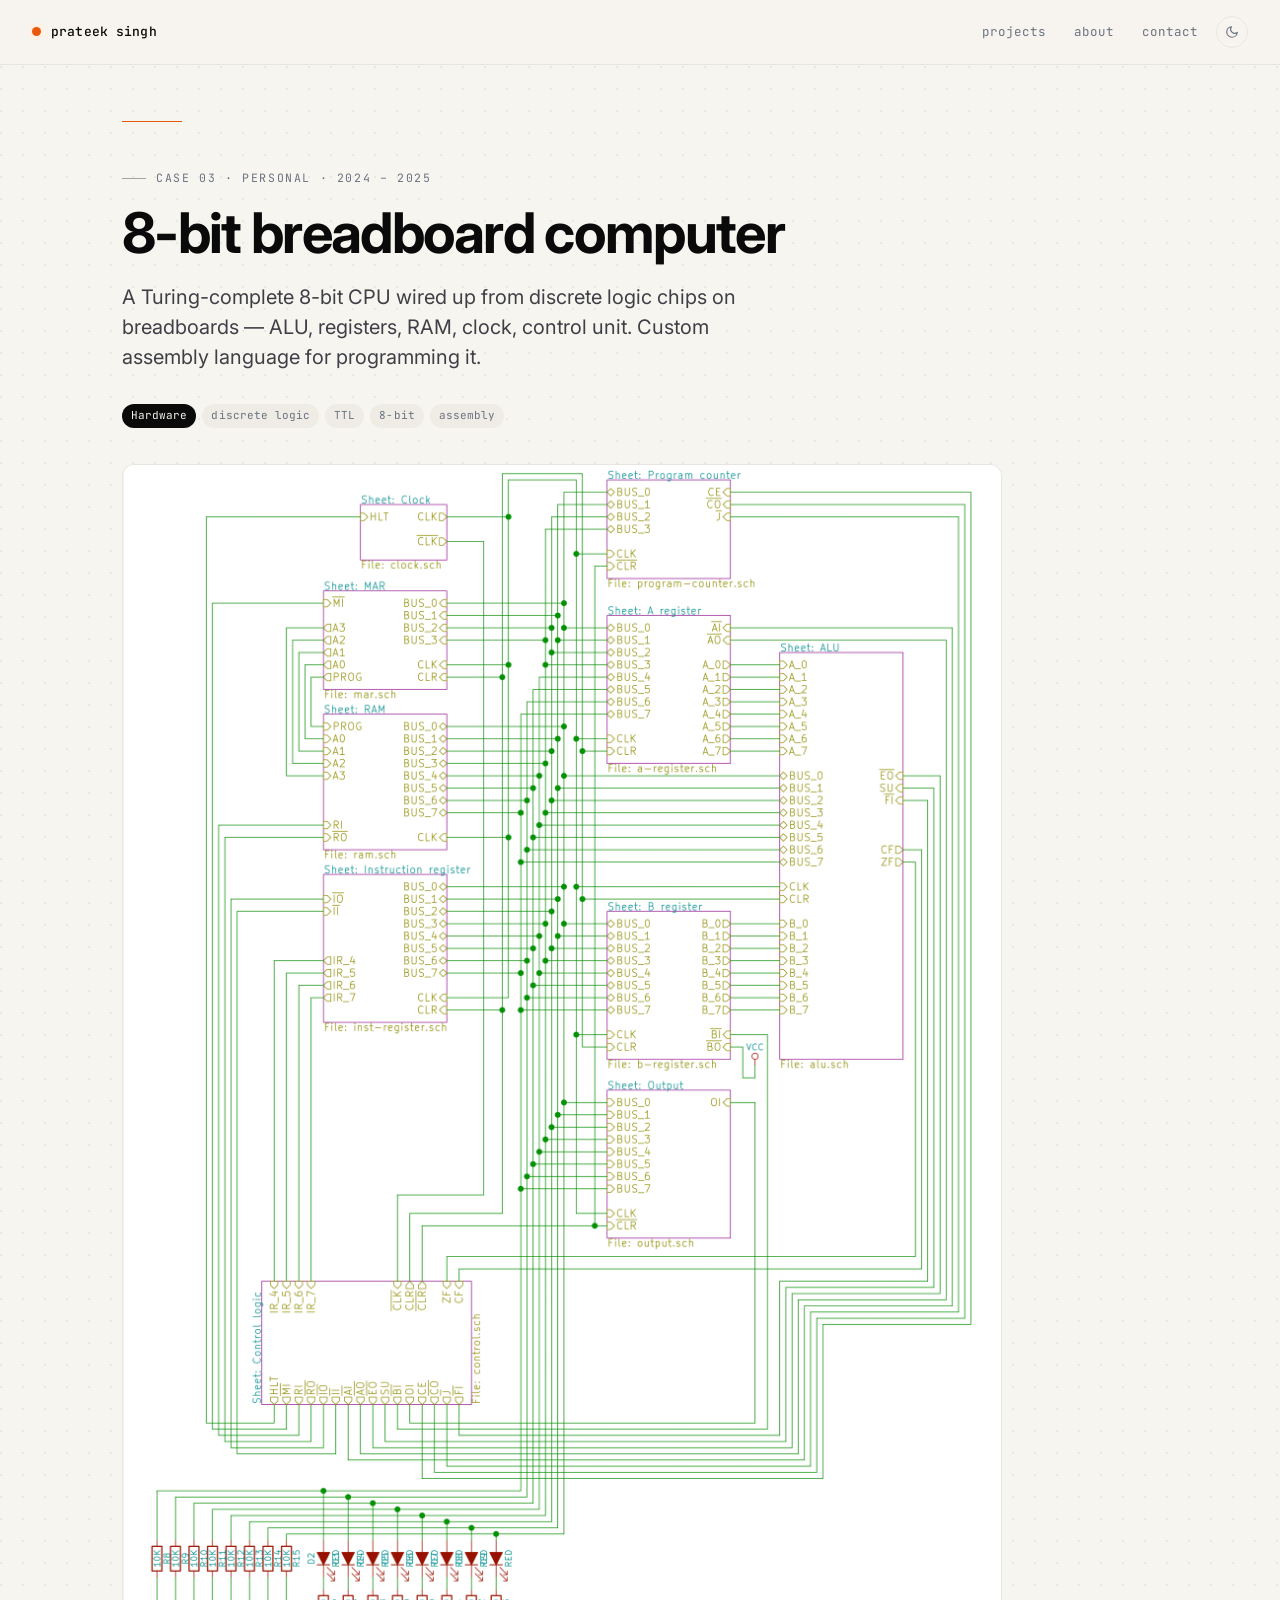
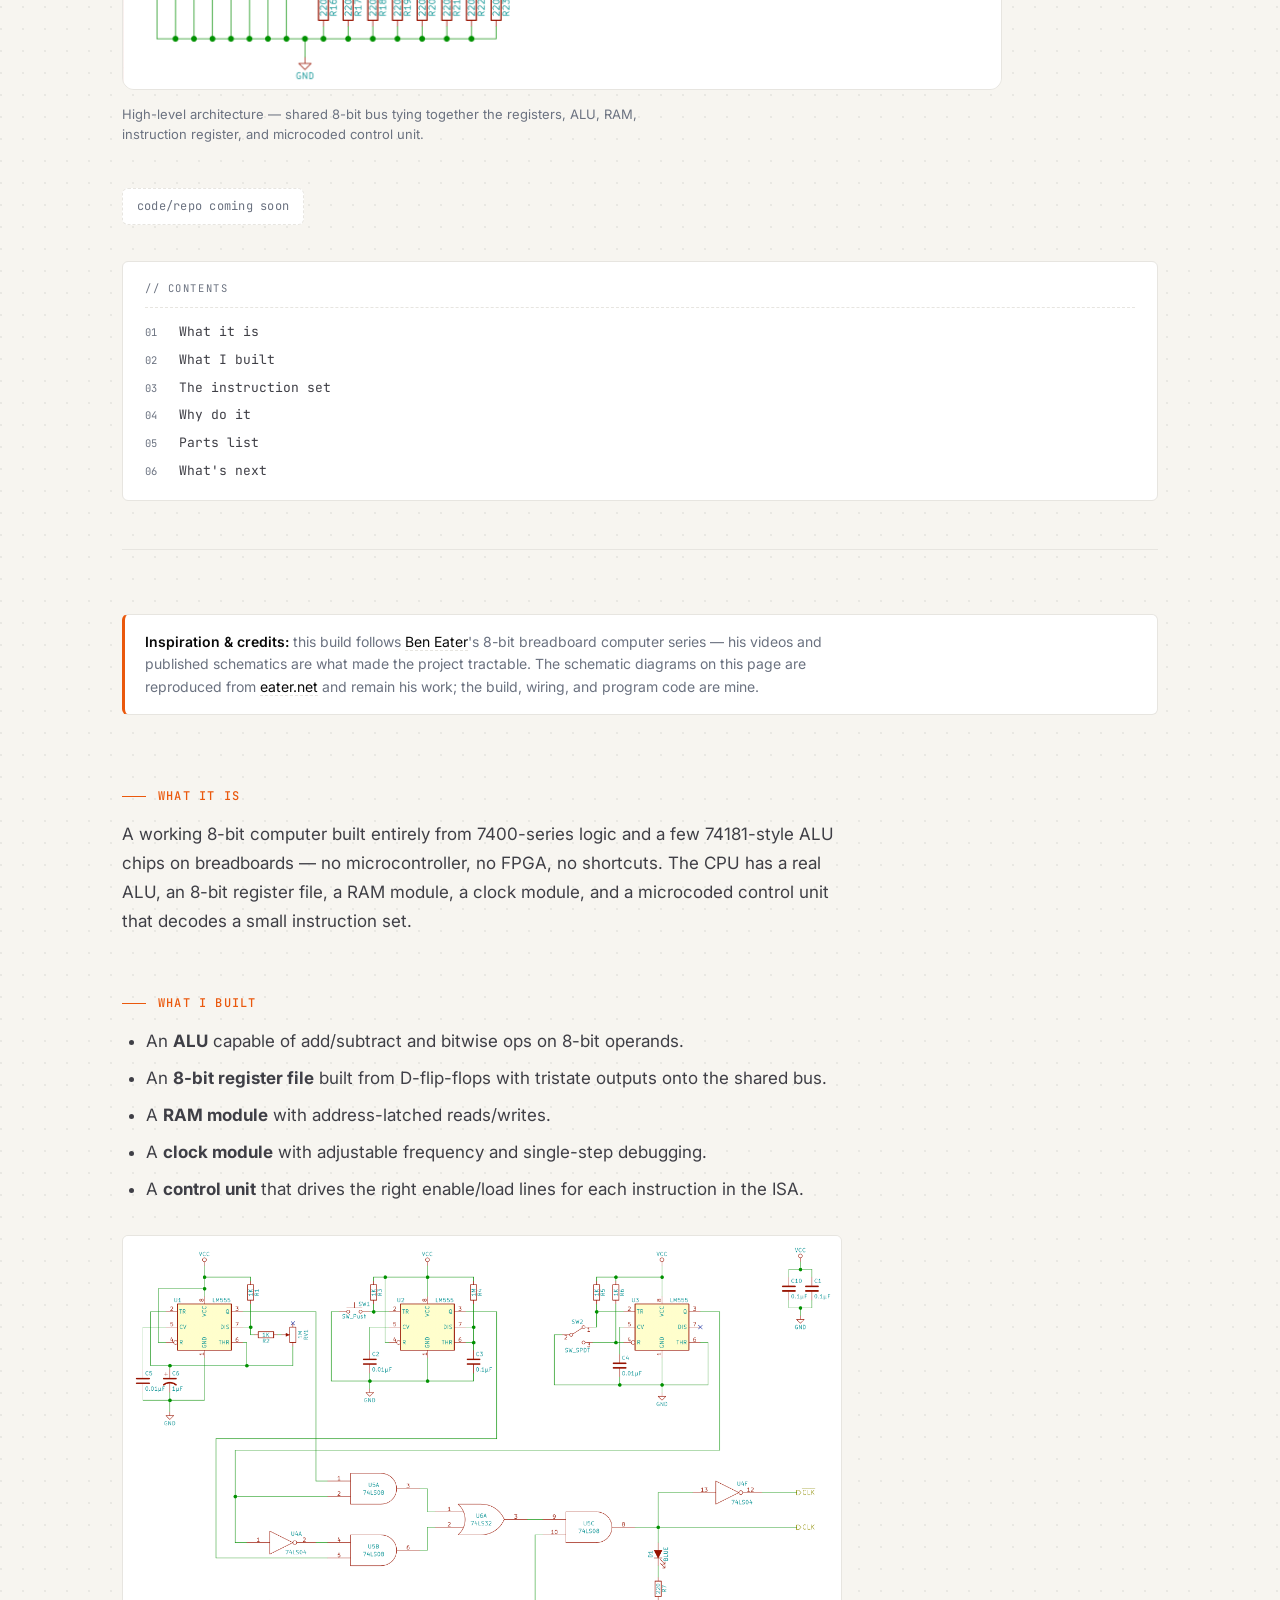
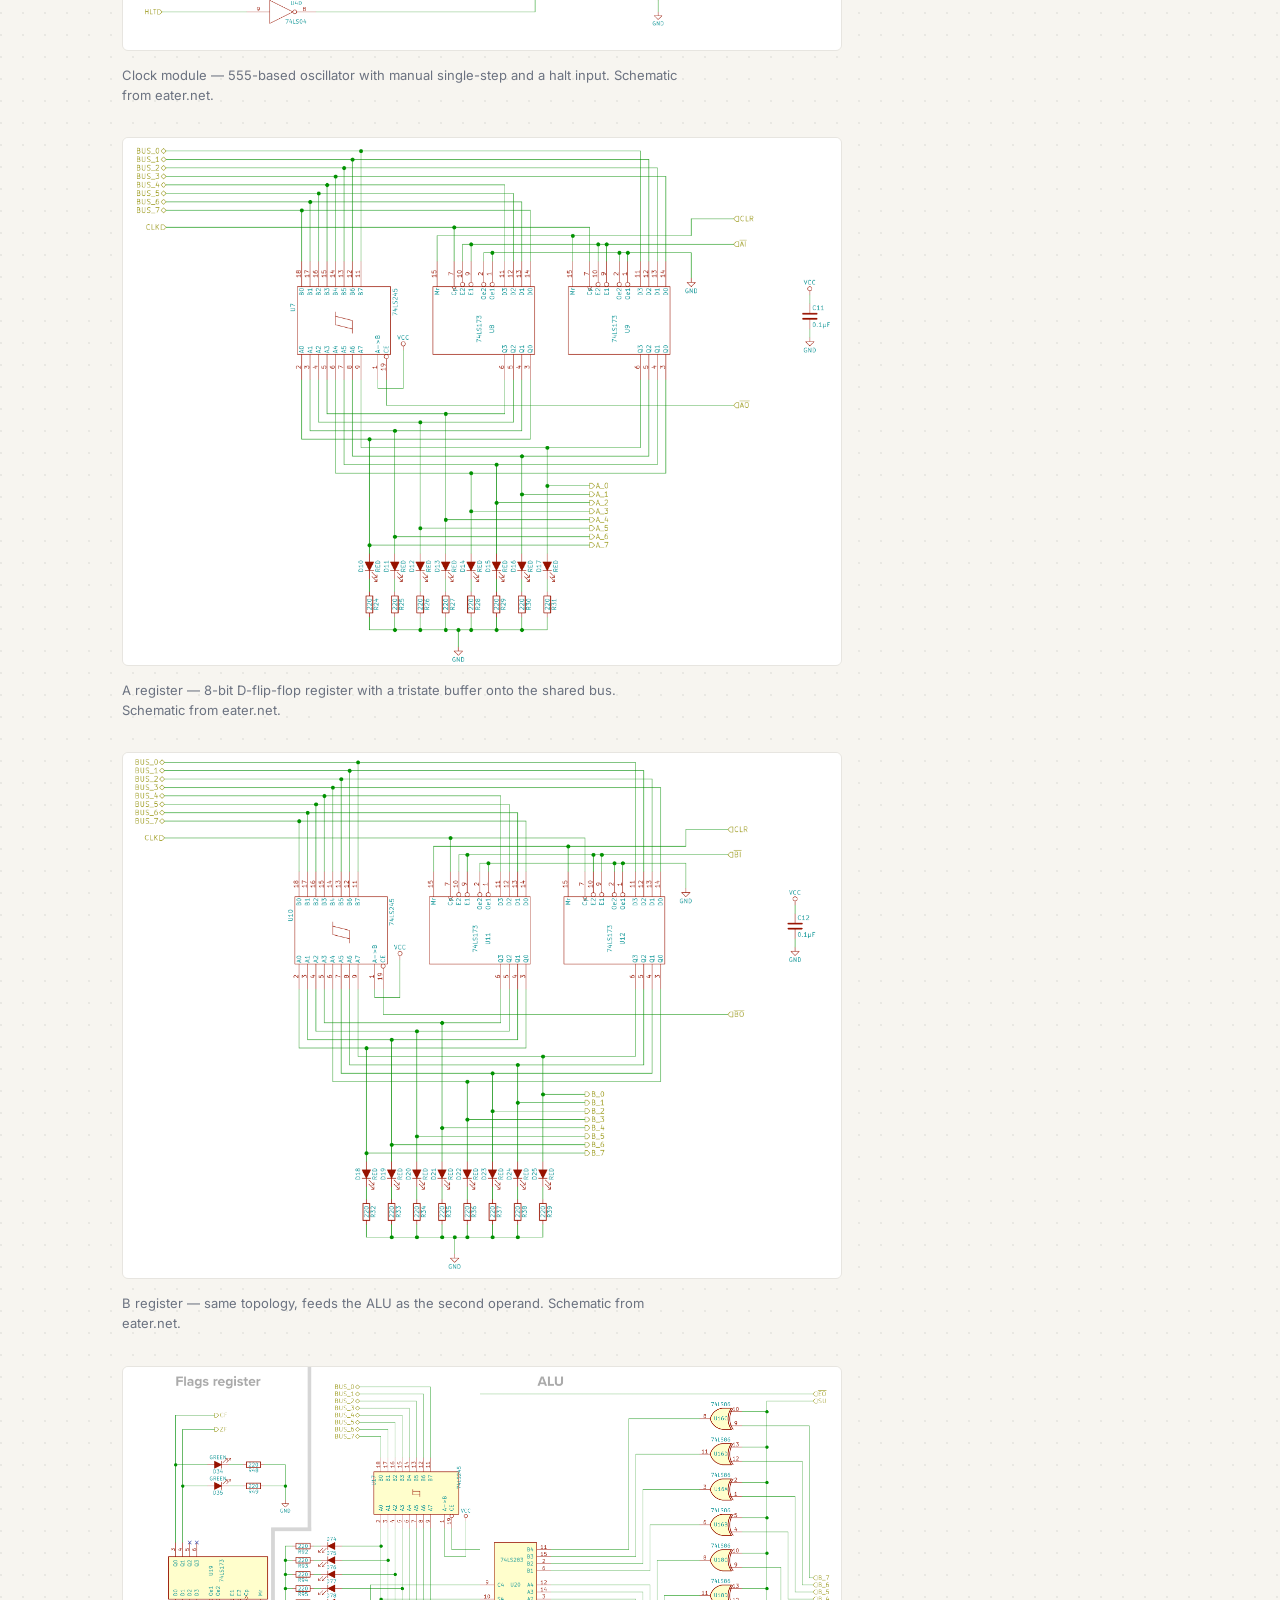
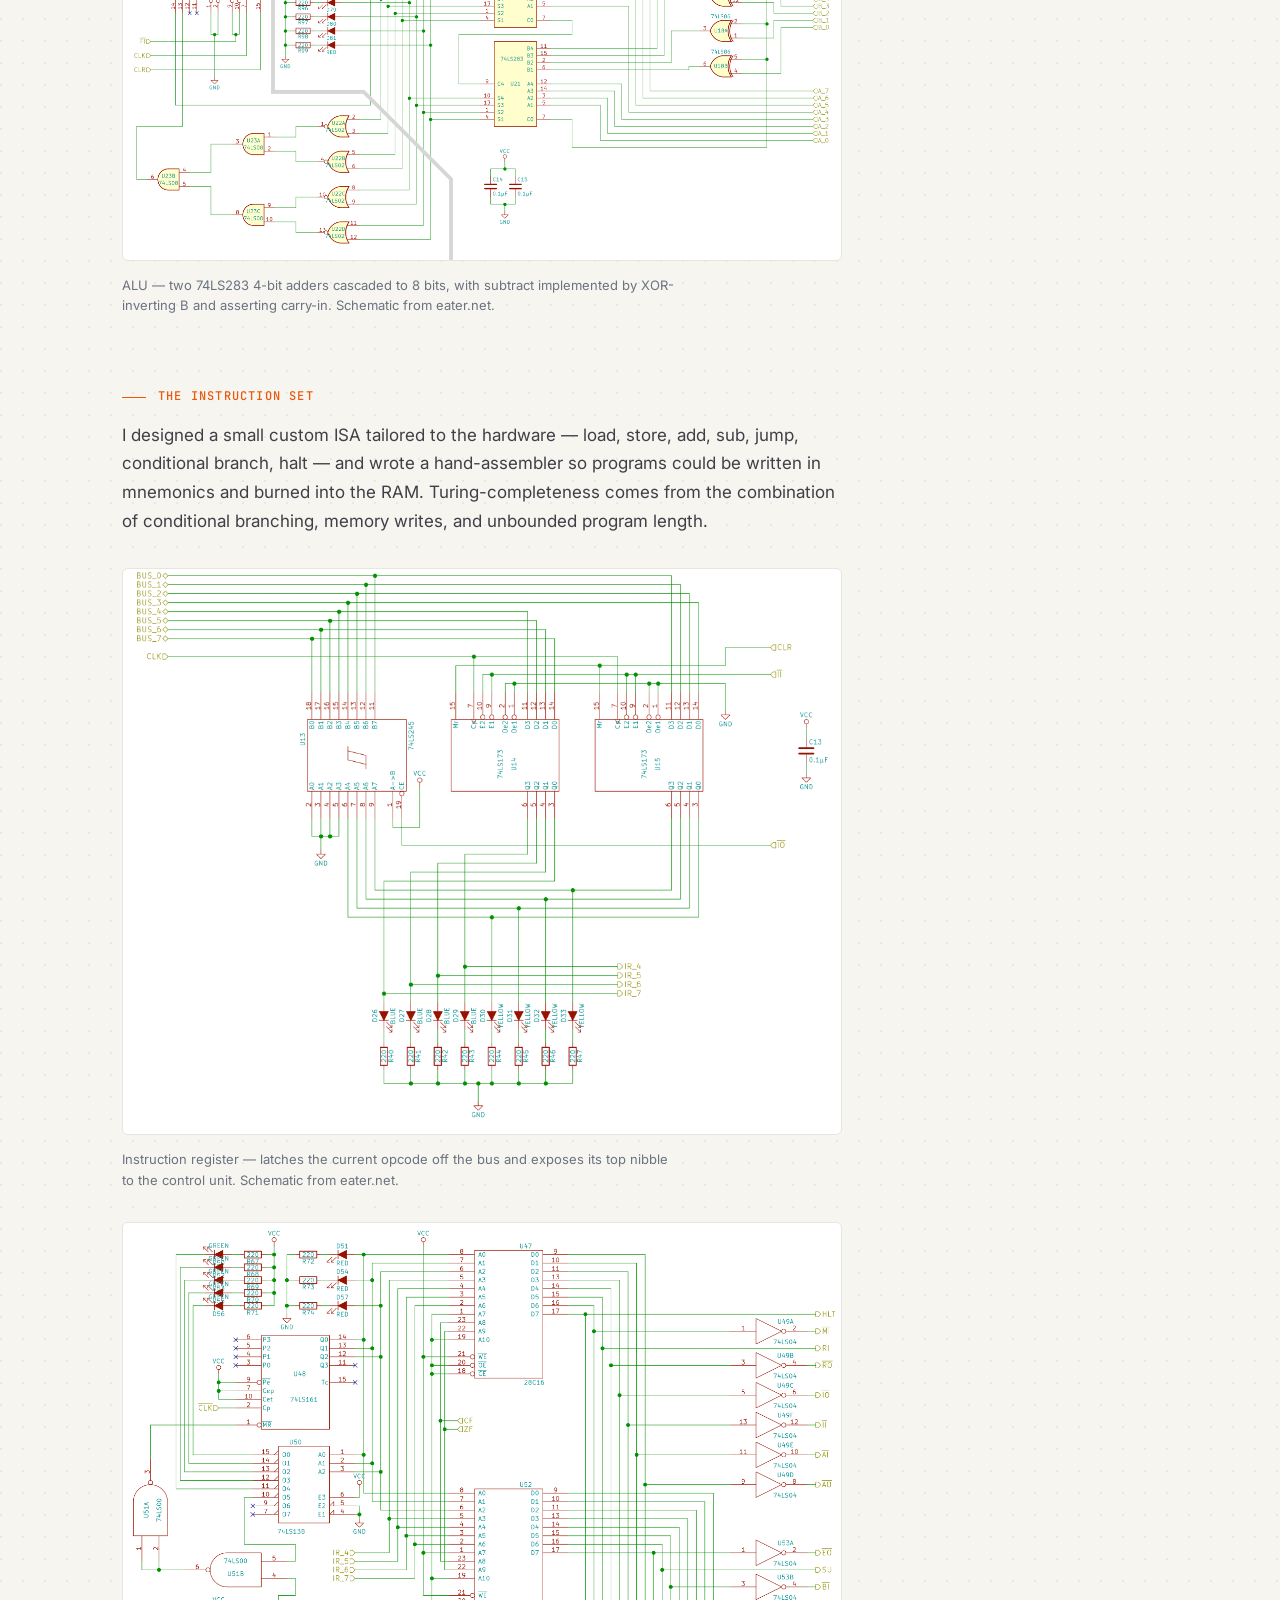
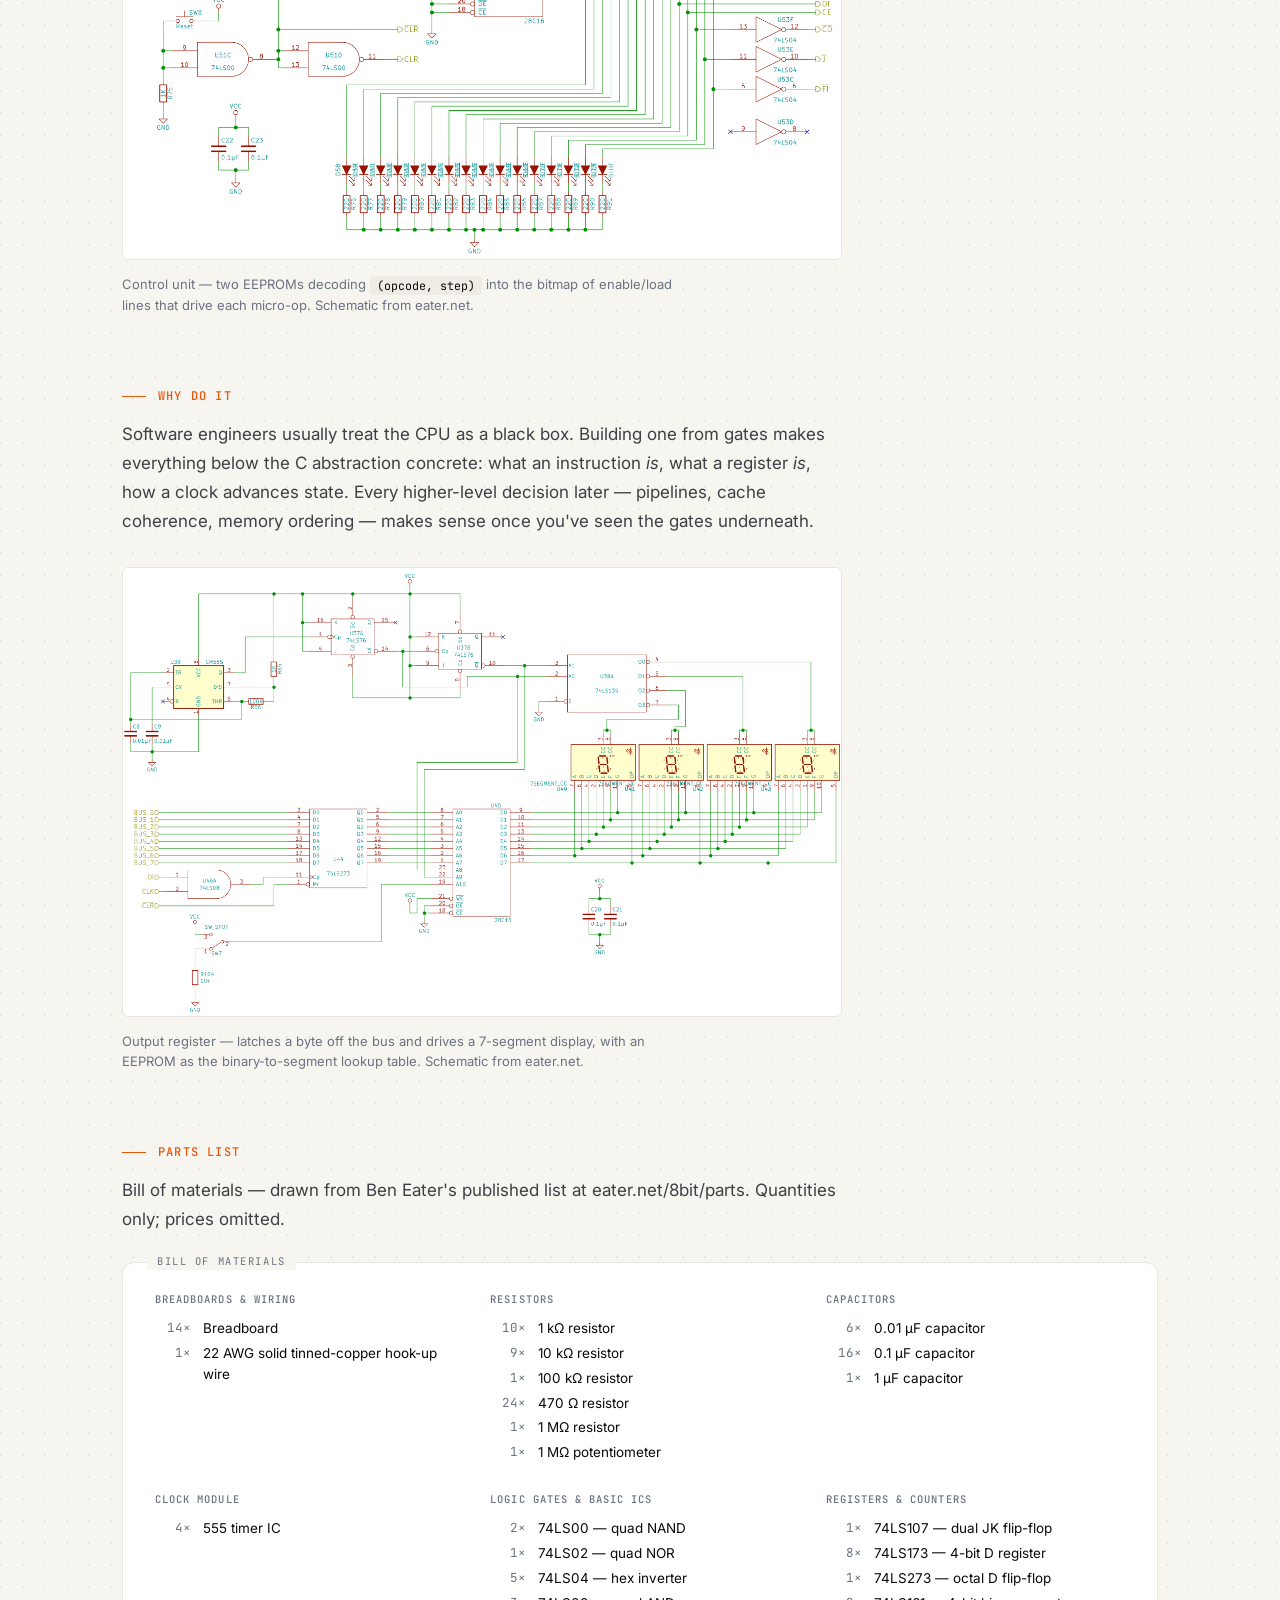
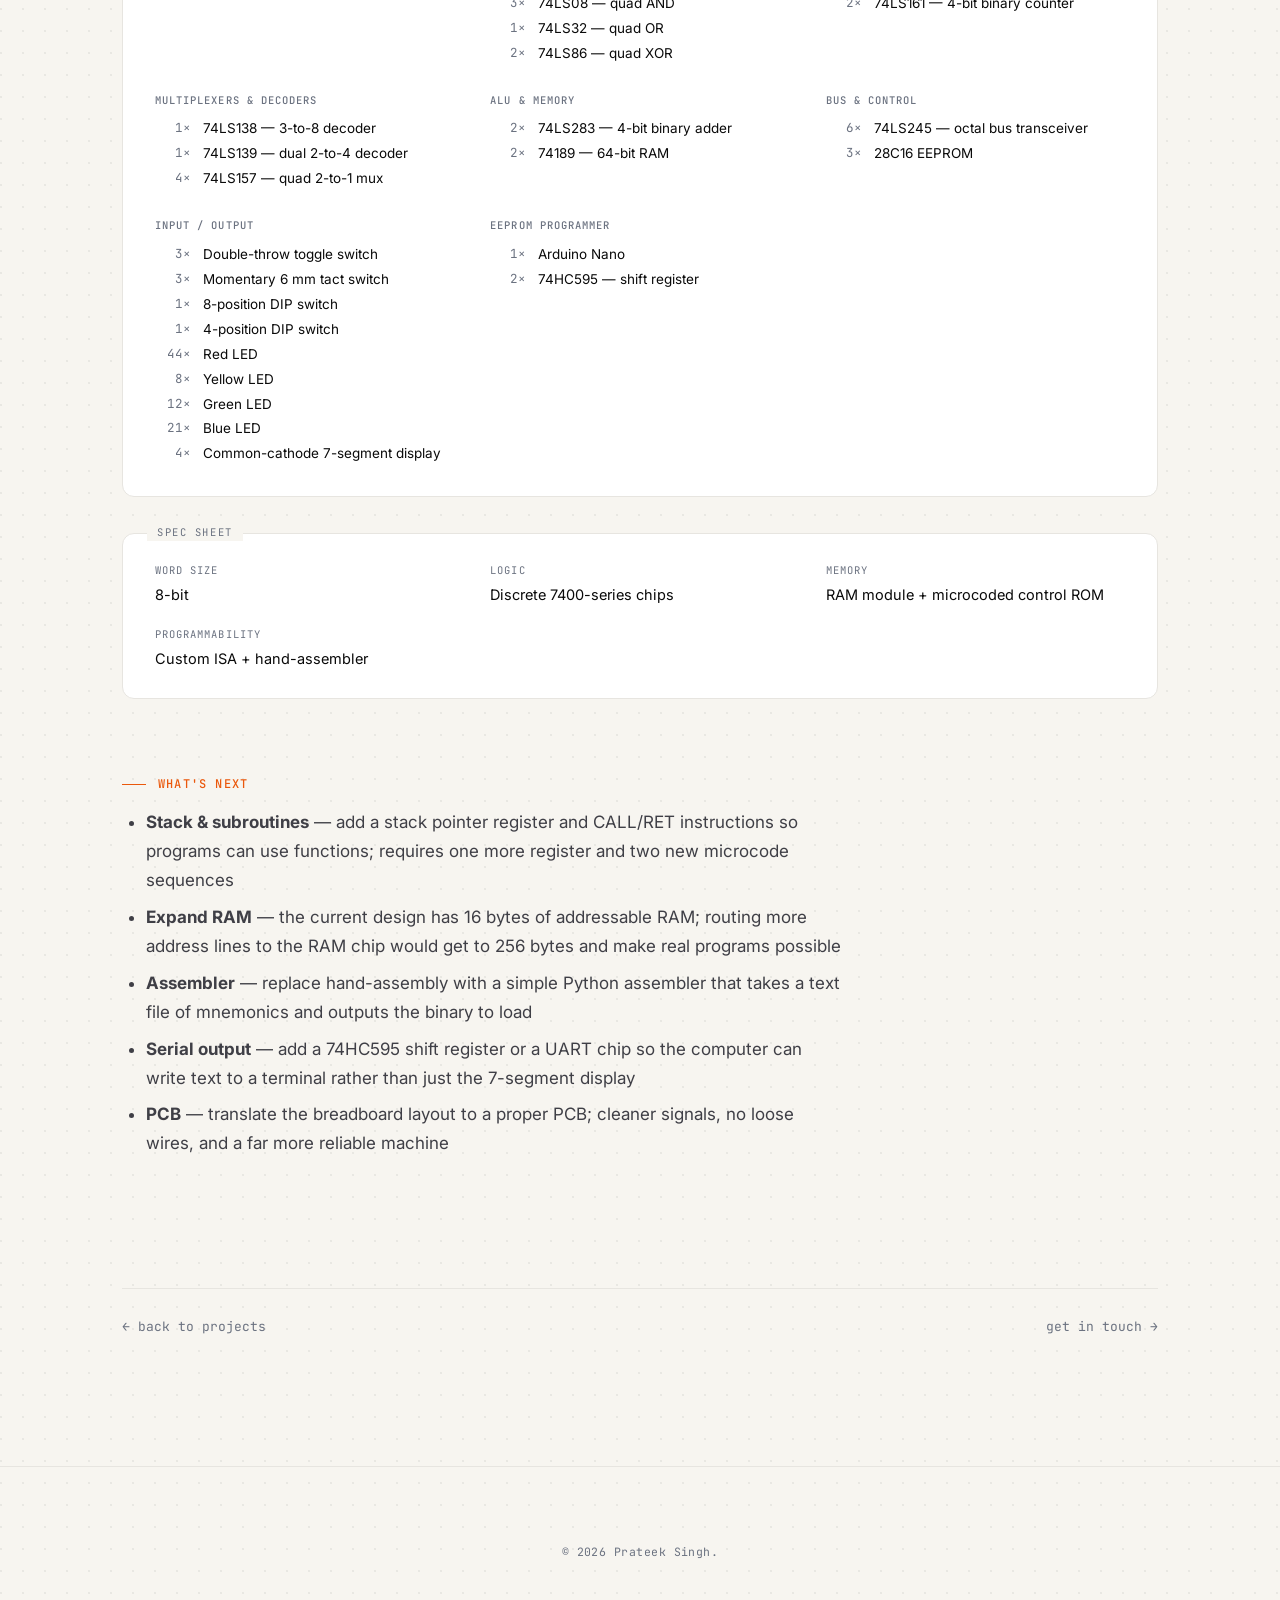
<file: projects/breadboard-8bit.html>
<!DOCTYPE html>
<html lang="en">
<head>
  <meta charset="UTF-8" />
  <meta name="viewport" content="width=device-width, initial-scale=1.0" />
  <title>8-bit Breadboard Computer — Prateek Singh</title>
  <meta name="description" content="A Turing-complete 8-bit computer built from discrete logic on breadboards. Custom ISA + assembler." />
  <link rel="preconnect" href="https://fonts.googleapis.com" />
  <link rel="preconnect" href="https://fonts.gstatic.com" crossorigin />
  <link href="https://fonts.googleapis.com/css2?family=Inter:wght@400;500;600;700&family=JetBrains+Mono:wght@400;500&display=swap" rel="stylesheet" />
  <link rel="stylesheet" href="../styles.css?v=20260513b" />
  <script data-theme-init>(function(){try{var s=localStorage.getItem("theme");var d=s==="dark"||(s!=="light"&&window.matchMedia&&window.matchMedia("(prefers-color-scheme: dark)").matches);if(d)document.documentElement.setAttribute("data-theme","dark");}catch(e){}})();</script>
</head>
<body>
  <header class="nav">
    <a class="nav-brand" href="../index.html"><span class="dot"></span>prateek singh</a>
    <div class="nav-right">
      <nav class="nav-links">
      <a href="../index.html#projects">projects</a>
      <a href="../index.html#about">about</a>
      <a href="../index.html#contact">contact</a>
    </nav>
      <button class="theme-toggle" type="button" data-theme-toggle aria-label="Toggle theme">
        <svg class="icon-moon" viewBox="0 0 24 24" fill="none" stroke="currentColor" stroke-width="2" stroke-linecap="round" stroke-linejoin="round" aria-hidden="true"><path d="M21 12.79A9 9 0 1 1 11.21 3 7 7 0 0 0 21 12.79z"/></svg>
        <svg class="icon-sun" viewBox="0 0 24 24" fill="none" stroke="currentColor" stroke-width="2" stroke-linecap="round" stroke-linejoin="round" aria-hidden="true"><circle cx="12" cy="12" r="4"/><path d="M12 2v2M12 20v2M4.93 4.93l1.41 1.41M17.66 17.66l1.41 1.41M2 12h2M20 12h2M4.93 19.07l1.41-1.41M17.66 6.34l1.41-1.41"/></svg>
      </button>
    </div>
  </header>
  <main>
    <article class="project-page">
      <p class="eyebrow">case 03 · Personal · 2024 – 2025</p>
      <h1>8-bit breadboard computer</h1>
      <p class="tagline">
        A Turing-complete 8-bit CPU wired up from discrete logic chips on breadboards —
        ALU, registers, RAM, clock, control unit. Custom assembly language for programming it.
      </p>

      <div class="project-meta-row">
        <span class="tag code">Hardware</span>
        <span class="tag">discrete logic</span>
        <span class="tag">TTL</span>
        <span class="tag">8-bit</span>
        <span class="tag">assembly</span>
      </div>

      <figure class="hero-shot">
        <img src="../8bit_breadboard_images/high-level.png" alt="High-level architecture of the 8-bit breadboard CPU — bus, registers, ALU, RAM, instruction register, control unit." />
        <figcaption>High-level architecture — shared 8-bit bus tying together the registers, ALU, RAM, instruction register, and microcoded control unit.</figcaption>
      </figure>

      <span class="coming-soon">code/repo coming soon</span>

      <section class="project-body">
        <aside class="inspiration-credit">
          <p>
            <strong>Inspiration & credits:</strong> this build follows
            <a href="https://eater.net/" target="_blank" rel="noopener">Ben Eater</a>'s
            8-bit breadboard computer series — his videos and published schematics are
            what made the project tractable. The schematic diagrams on this page are
            reproduced from
            <a href="https://eater.net/" target="_blank" rel="noopener">eater.net</a>
            and remain his work; the build, wiring, and program code are mine.
          </p>
        </aside>

        <h2>What it is</h2>
        <p>
          A working 8-bit computer built entirely from 7400-series logic and a few 74181-style
          ALU chips on breadboards — no microcontroller, no FPGA, no shortcuts. The CPU has
          a real ALU, an 8-bit register file, a RAM module, a clock module, and a microcoded
          control unit that decodes a small instruction set.
        </p>

        <h2>What I built</h2>
        <ul>
          <li>An <strong>ALU</strong> capable of add/subtract and bitwise ops on 8-bit operands.</li>
          <li>An <strong>8-bit register file</strong> built from D-flip-flops with tristate outputs onto the shared bus.</li>
          <li>A <strong>RAM module</strong> with address-latched reads/writes.</li>
          <li>A <strong>clock module</strong> with adjustable frequency and single-step debugging.</li>
          <li>A <strong>control unit</strong> that drives the right enable/load lines for each instruction in the ISA.</li>
        </ul>

        <figure class="device-shot">
          <img src="../8bit_breadboard_images/clock.png" alt="Schematic of the 555-based clock module with adjustable speed and single-step modes." />
          <figcaption>Clock module — 555-based oscillator with manual single-step and a halt input. Schematic from <a href="https://eater.net/" target="_blank" rel="noopener">eater.net</a>.</figcaption>
        </figure>

        <figure class="device-shot">
          <img src="../8bit_breadboard_images/a-register.png" alt="Schematic of the A register — D-flip-flops with tristate output onto the shared bus." />
          <figcaption>A register — 8-bit D-flip-flop register with a tristate buffer onto the shared bus. Schematic from <a href="https://eater.net/" target="_blank" rel="noopener">eater.net</a>.</figcaption>
        </figure>

        <figure class="device-shot">
          <img src="../8bit_breadboard_images/b-register.png" alt="Schematic of the B register — same topology as the A register, used as the ALU's second operand." />
          <figcaption>B register — same topology, feeds the ALU as the second operand. Schematic from <a href="https://eater.net/" target="_blank" rel="noopener">eater.net</a>.</figcaption>
        </figure>

        <figure class="device-shot">
          <img src="../8bit_breadboard_images/alu.png" alt="Schematic of the 8-bit ALU built from 74LS283 adders with subtract via XOR inversion." />
          <figcaption>ALU — two 74LS283 4-bit adders cascaded to 8 bits, with subtract implemented by XOR-inverting B and asserting carry-in. Schematic from <a href="https://eater.net/" target="_blank" rel="noopener">eater.net</a>.</figcaption>
        </figure>

        <h2>The instruction set</h2>
        <p>
          I designed a small custom ISA tailored to the hardware — load, store, add, sub,
          jump, conditional branch, halt — and wrote a hand-assembler so programs could be
          written in mnemonics and burned into the RAM. Turing-completeness comes from the
          combination of conditional branching, memory writes, and unbounded program length.
        </p>

        <figure class="device-shot">
          <img src="../8bit_breadboard_images/ir.png" alt="Schematic of the instruction register — latches the current opcode and exposes it to the control unit." />
          <figcaption>Instruction register — latches the current opcode off the bus and exposes its top nibble to the control unit. Schematic from <a href="https://eater.net/" target="_blank" rel="noopener">eater.net</a>.</figcaption>
        </figure>

        <figure class="device-shot">
          <img src="../8bit_breadboard_images/control.png" alt="Schematic of the microcoded control unit — EEPROMs decoding opcode + step counter into control-line bitmaps." />
          <figcaption>Control unit — two EEPROMs decoding <code>(opcode, step)</code> into the bitmap of enable/load lines that drive each micro-op. Schematic from <a href="https://eater.net/" target="_blank" rel="noopener">eater.net</a>.</figcaption>
        </figure>

        <h2>Why do it</h2>
        <p>
          Software engineers usually treat the CPU as a black box. Building one from gates
          makes everything below the C abstraction concrete: what an instruction <em>is</em>,
          what a register <em>is</em>, how a clock advances state. Every higher-level
          decision later — pipelines, cache coherence, memory ordering — makes sense once
          you've seen the gates underneath.
        </p>

        <figure class="device-shot">
          <img src="../8bit_breadboard_images/output.png" alt="Schematic of the output register driving a 7-segment display via a lookup-table EEPROM." />
          <figcaption>Output register — latches a byte off the bus and drives a 7-segment display, with an EEPROM as the binary-to-segment lookup table. Schematic from <a href="https://eater.net/" target="_blank" rel="noopener">eater.net</a>.</figcaption>
        </figure>

        <h2>Parts list</h2>
        <p>
          Bill of materials — drawn from Ben Eater's published list at
          <a href="https://eater.net/8bit/parts" target="_blank" rel="noopener">eater.net/8bit/parts</a>.
          Quantities only; prices omitted.
        </p>

        <div class="parts-list">
          <div class="parts-group">
            <h3>Breadboards &amp; wiring</h3>
            <ul>
              <li><span class="qty">14×</span><span class="part">Breadboard</span></li>
              <li><span class="qty">1×</span><span class="part">22 AWG solid tinned-copper hook-up wire</span></li>
            </ul>
          </div>

          <div class="parts-group">
            <h3>Resistors</h3>
            <ul>
              <li><span class="qty">10×</span><span class="part">1 kΩ resistor</span></li>
              <li><span class="qty">9×</span><span class="part">10 kΩ resistor</span></li>
              <li><span class="qty">1×</span><span class="part">100 kΩ resistor</span></li>
              <li><span class="qty">24×</span><span class="part">470 Ω resistor</span></li>
              <li><span class="qty">1×</span><span class="part">1 MΩ resistor</span></li>
              <li><span class="qty">1×</span><span class="part">1 MΩ potentiometer</span></li>
            </ul>
          </div>

          <div class="parts-group">
            <h3>Capacitors</h3>
            <ul>
              <li><span class="qty">6×</span><span class="part">0.01 µF capacitor</span></li>
              <li><span class="qty">16×</span><span class="part">0.1 µF capacitor</span></li>
              <li><span class="qty">1×</span><span class="part">1 µF capacitor</span></li>
            </ul>
          </div>

          <div class="parts-group">
            <h3>Clock module</h3>
            <ul>
              <li><span class="qty">4×</span><span class="part">555 timer IC</span></li>
            </ul>
          </div>

          <div class="parts-group">
            <h3>Logic gates &amp; basic ICs</h3>
            <ul>
              <li><span class="qty">2×</span><span class="part">74LS00 — quad NAND</span></li>
              <li><span class="qty">1×</span><span class="part">74LS02 — quad NOR</span></li>
              <li><span class="qty">5×</span><span class="part">74LS04 — hex inverter</span></li>
              <li><span class="qty">3×</span><span class="part">74LS08 — quad AND</span></li>
              <li><span class="qty">1×</span><span class="part">74LS32 — quad OR</span></li>
              <li><span class="qty">2×</span><span class="part">74LS86 — quad XOR</span></li>
            </ul>
          </div>

          <div class="parts-group">
            <h3>Registers &amp; counters</h3>
            <ul>
              <li><span class="qty">1×</span><span class="part">74LS107 — dual JK flip-flop</span></li>
              <li><span class="qty">8×</span><span class="part">74LS173 — 4-bit D register</span></li>
              <li><span class="qty">1×</span><span class="part">74LS273 — octal D flip-flop</span></li>
              <li><span class="qty">2×</span><span class="part">74LS161 — 4-bit binary counter</span></li>
            </ul>
          </div>

          <div class="parts-group">
            <h3>Multiplexers &amp; decoders</h3>
            <ul>
              <li><span class="qty">1×</span><span class="part">74LS138 — 3-to-8 decoder</span></li>
              <li><span class="qty">1×</span><span class="part">74LS139 — dual 2-to-4 decoder</span></li>
              <li><span class="qty">4×</span><span class="part">74LS157 — quad 2-to-1 mux</span></li>
            </ul>
          </div>

          <div class="parts-group">
            <h3>ALU &amp; memory</h3>
            <ul>
              <li><span class="qty">2×</span><span class="part">74LS283 — 4-bit binary adder</span></li>
              <li><span class="qty">2×</span><span class="part">74189 — 64-bit RAM</span></li>
            </ul>
          </div>

          <div class="parts-group">
            <h3>Bus &amp; control</h3>
            <ul>
              <li><span class="qty">6×</span><span class="part">74LS245 — octal bus transceiver</span></li>
              <li><span class="qty">3×</span><span class="part">28C16 EEPROM</span></li>
            </ul>
          </div>

          <div class="parts-group">
            <h3>Input / output</h3>
            <ul>
              <li><span class="qty">3×</span><span class="part">Double-throw toggle switch</span></li>
              <li><span class="qty">3×</span><span class="part">Momentary 6 mm tact switch</span></li>
              <li><span class="qty">1×</span><span class="part">8-position DIP switch</span></li>
              <li><span class="qty">1×</span><span class="part">4-position DIP switch</span></li>
              <li><span class="qty">44×</span><span class="part">Red LED</span></li>
              <li><span class="qty">8×</span><span class="part">Yellow LED</span></li>
              <li><span class="qty">12×</span><span class="part">Green LED</span></li>
              <li><span class="qty">21×</span><span class="part">Blue LED</span></li>
              <li><span class="qty">4×</span><span class="part">Common-cathode 7-segment display</span></li>
            </ul>
          </div>

          <div class="parts-group">
            <h3>EEPROM programmer</h3>
            <ul>
              <li><span class="qty">1×</span><span class="part">Arduino Nano</span></li>
              <li><span class="qty">2×</span><span class="part">74HC595 — shift register</span></li>
            </ul>
          </div>
        </div>

        <dl class="specs">
          <div><dt>Word size</dt><dd>8-bit</dd></div>
          <div><dt>Logic</dt><dd>Discrete 7400-series chips</dd></div>
          <div><dt>Memory</dt><dd>RAM module + microcoded control ROM</dd></div>
          <div><dt>Programmability</dt><dd>Custom ISA + hand-assembler</dd></div>
        </dl>

        <h2>What's next</h2>
        <ul>
          <li><strong>Stack &amp; subroutines</strong> — add a stack pointer register and CALL/RET instructions so programs can use functions; requires one more register and two new microcode sequences</li>
          <li><strong>Expand RAM</strong> — the current design has 16 bytes of addressable RAM; routing more address lines to the RAM chip would get to 256 bytes and make real programs possible</li>
          <li><strong>Assembler</strong> — replace hand-assembly with a simple Python assembler that takes a text file of mnemonics and outputs the binary to load</li>
          <li><strong>Serial output</strong> — add a 74HC595 shift register or a UART chip so the computer can write text to a terminal rather than just the 7-segment display</li>
          <li><strong>PCB</strong> — translate the breadboard layout to a proper PCB; cleaner signals, no loose wires, and a far more reliable machine</li>
        </ul>
      </section>

      <div class="page-end">
        <a href="../index.html#projects">← back to projects</a>
        <a href="../index.html#contact">get in touch →</a>
      </div>
    </article>
  </main>
  <footer class="footer">
    <p>© <span id="year"></span> Prateek Singh.</p>
  </footer>
  <script>document.getElementById('year').textContent = new Date().getFullYear();</script>
  <script src="../theme.js" defer></script>
  <script src="../toc.js" defer></script>
</body>
</html>
</file>
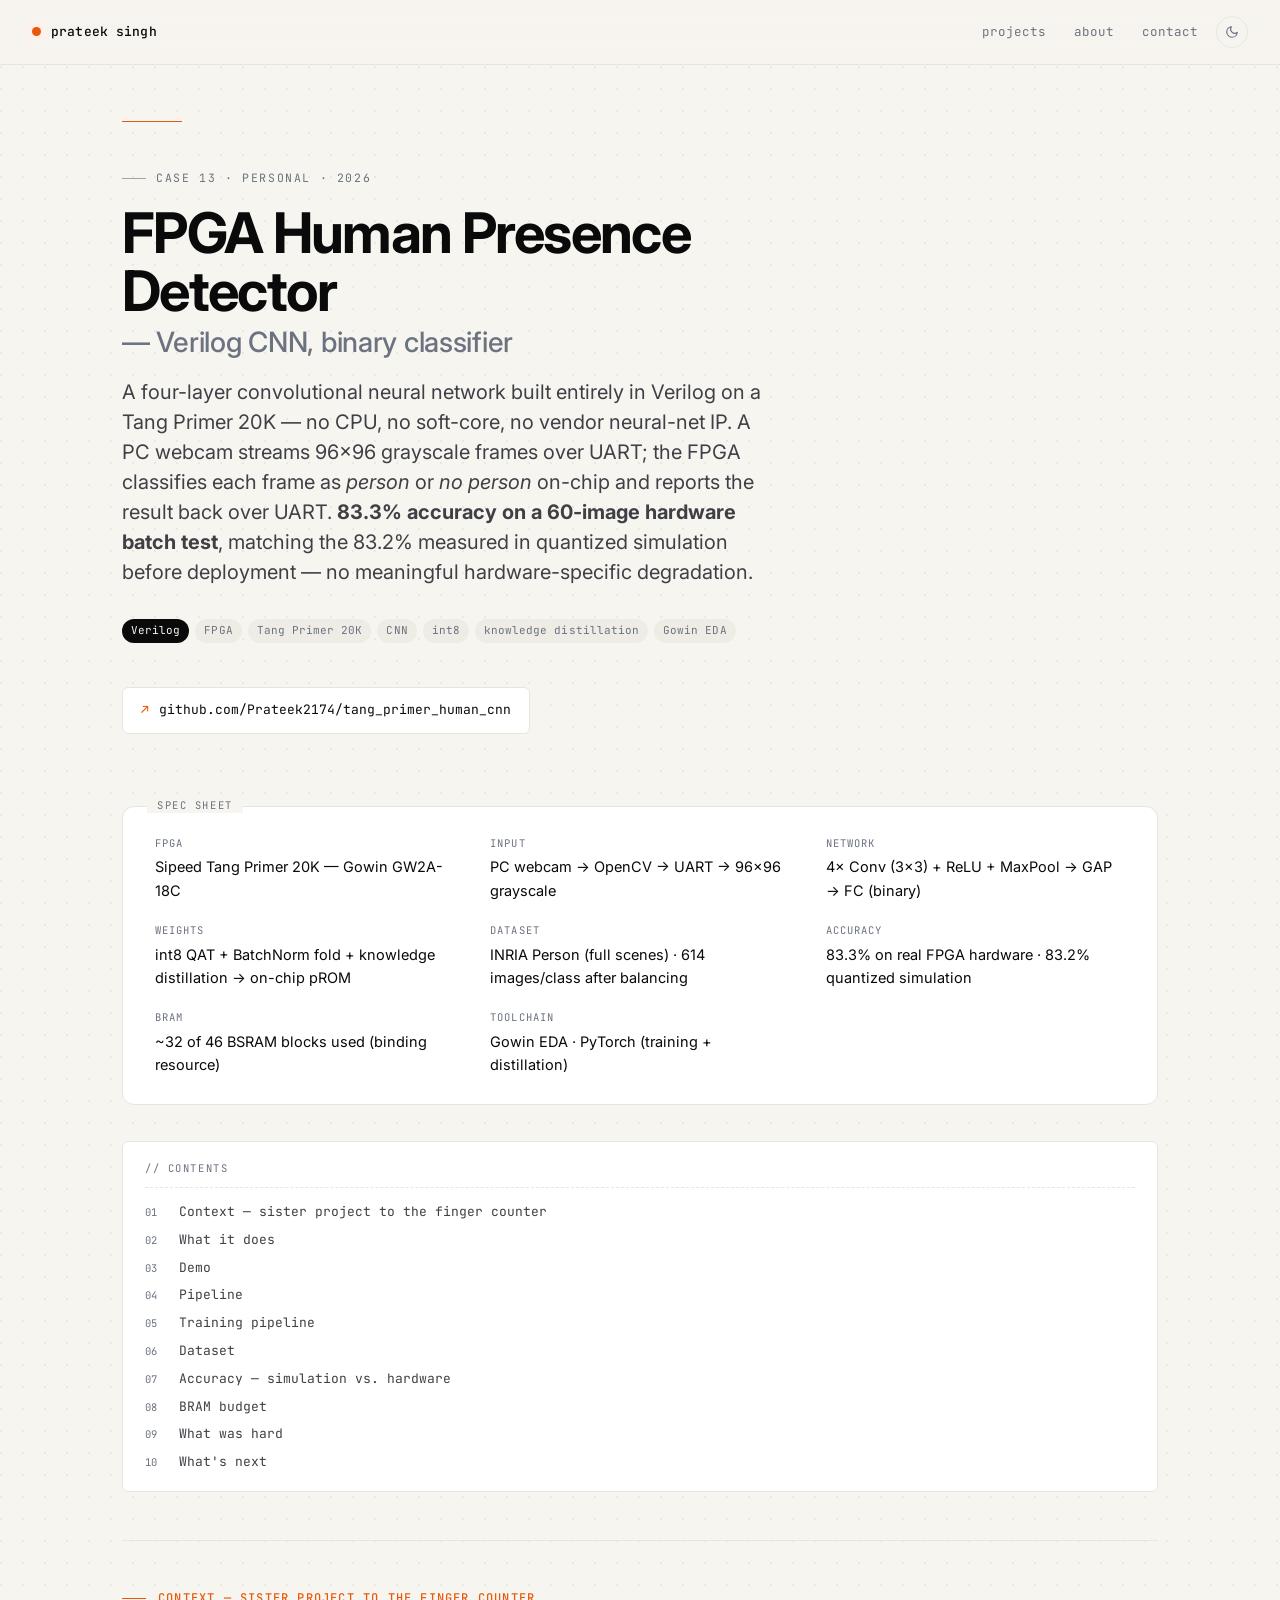
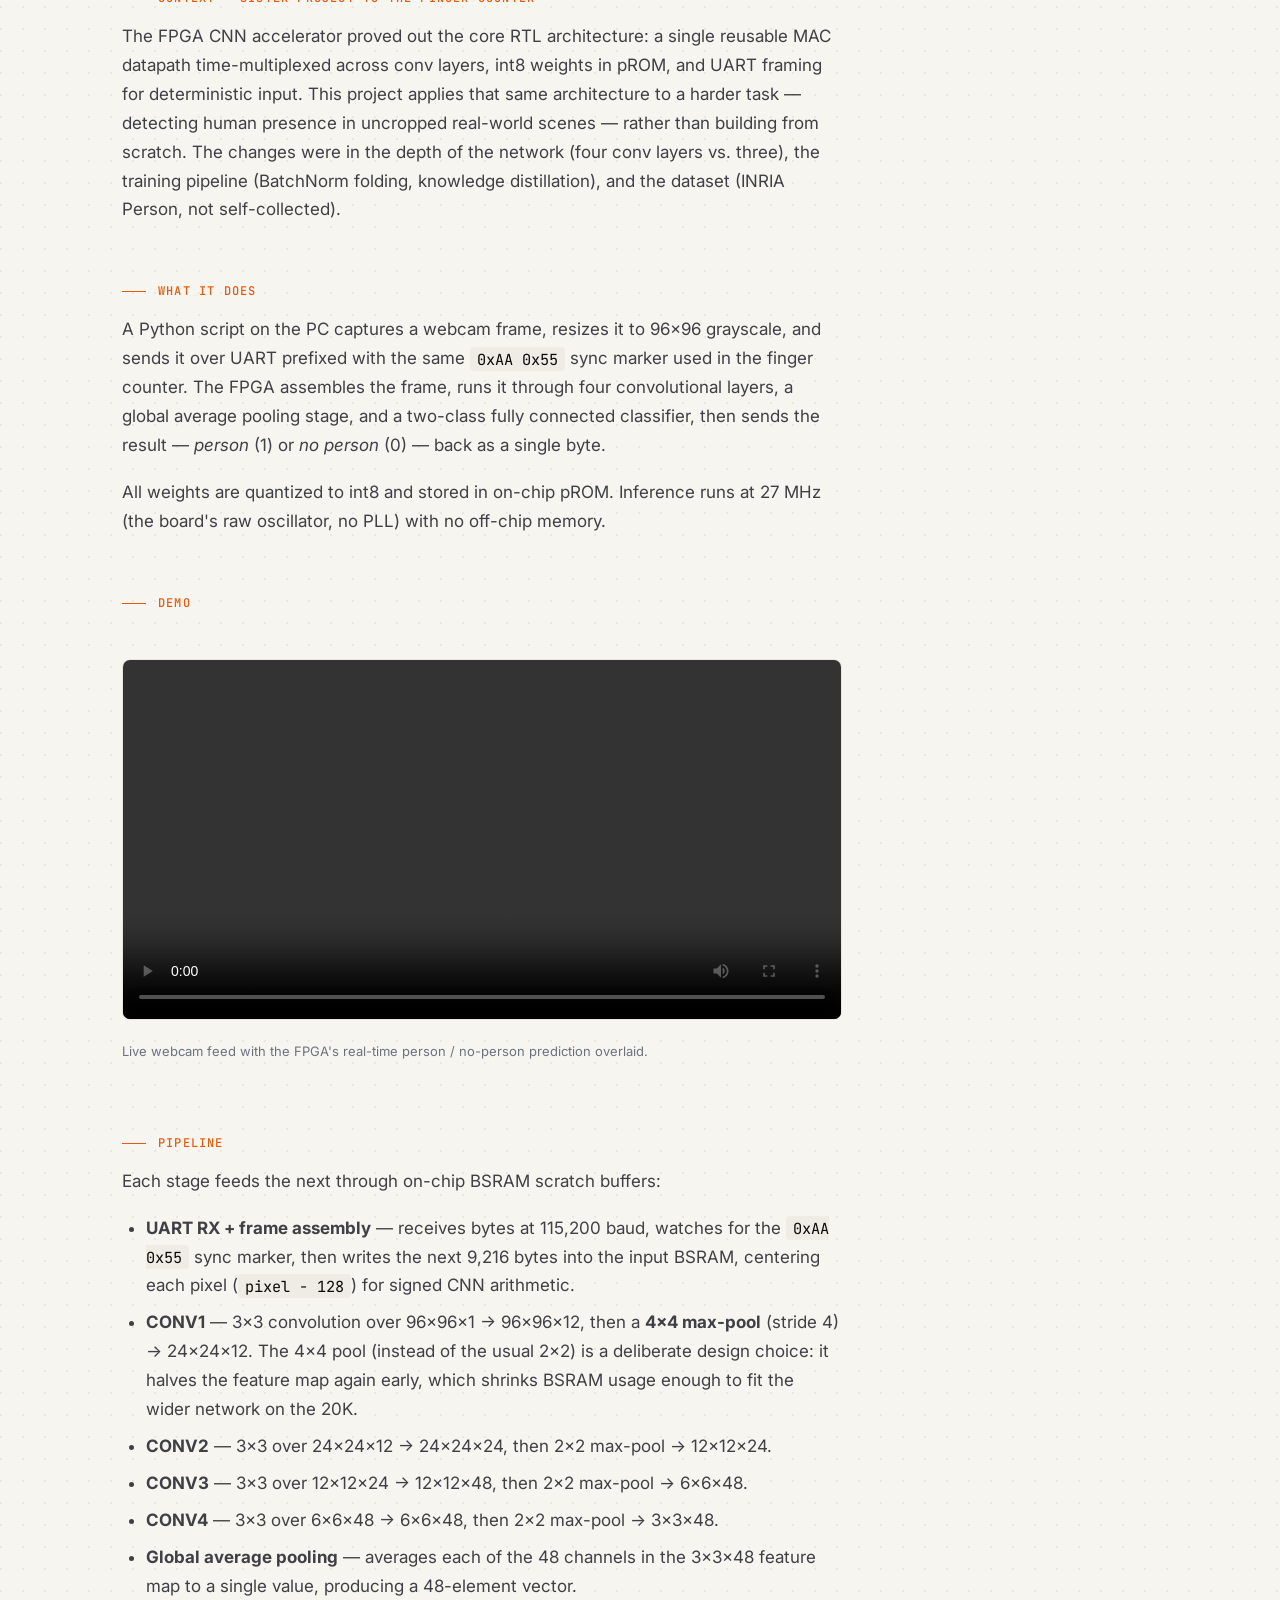
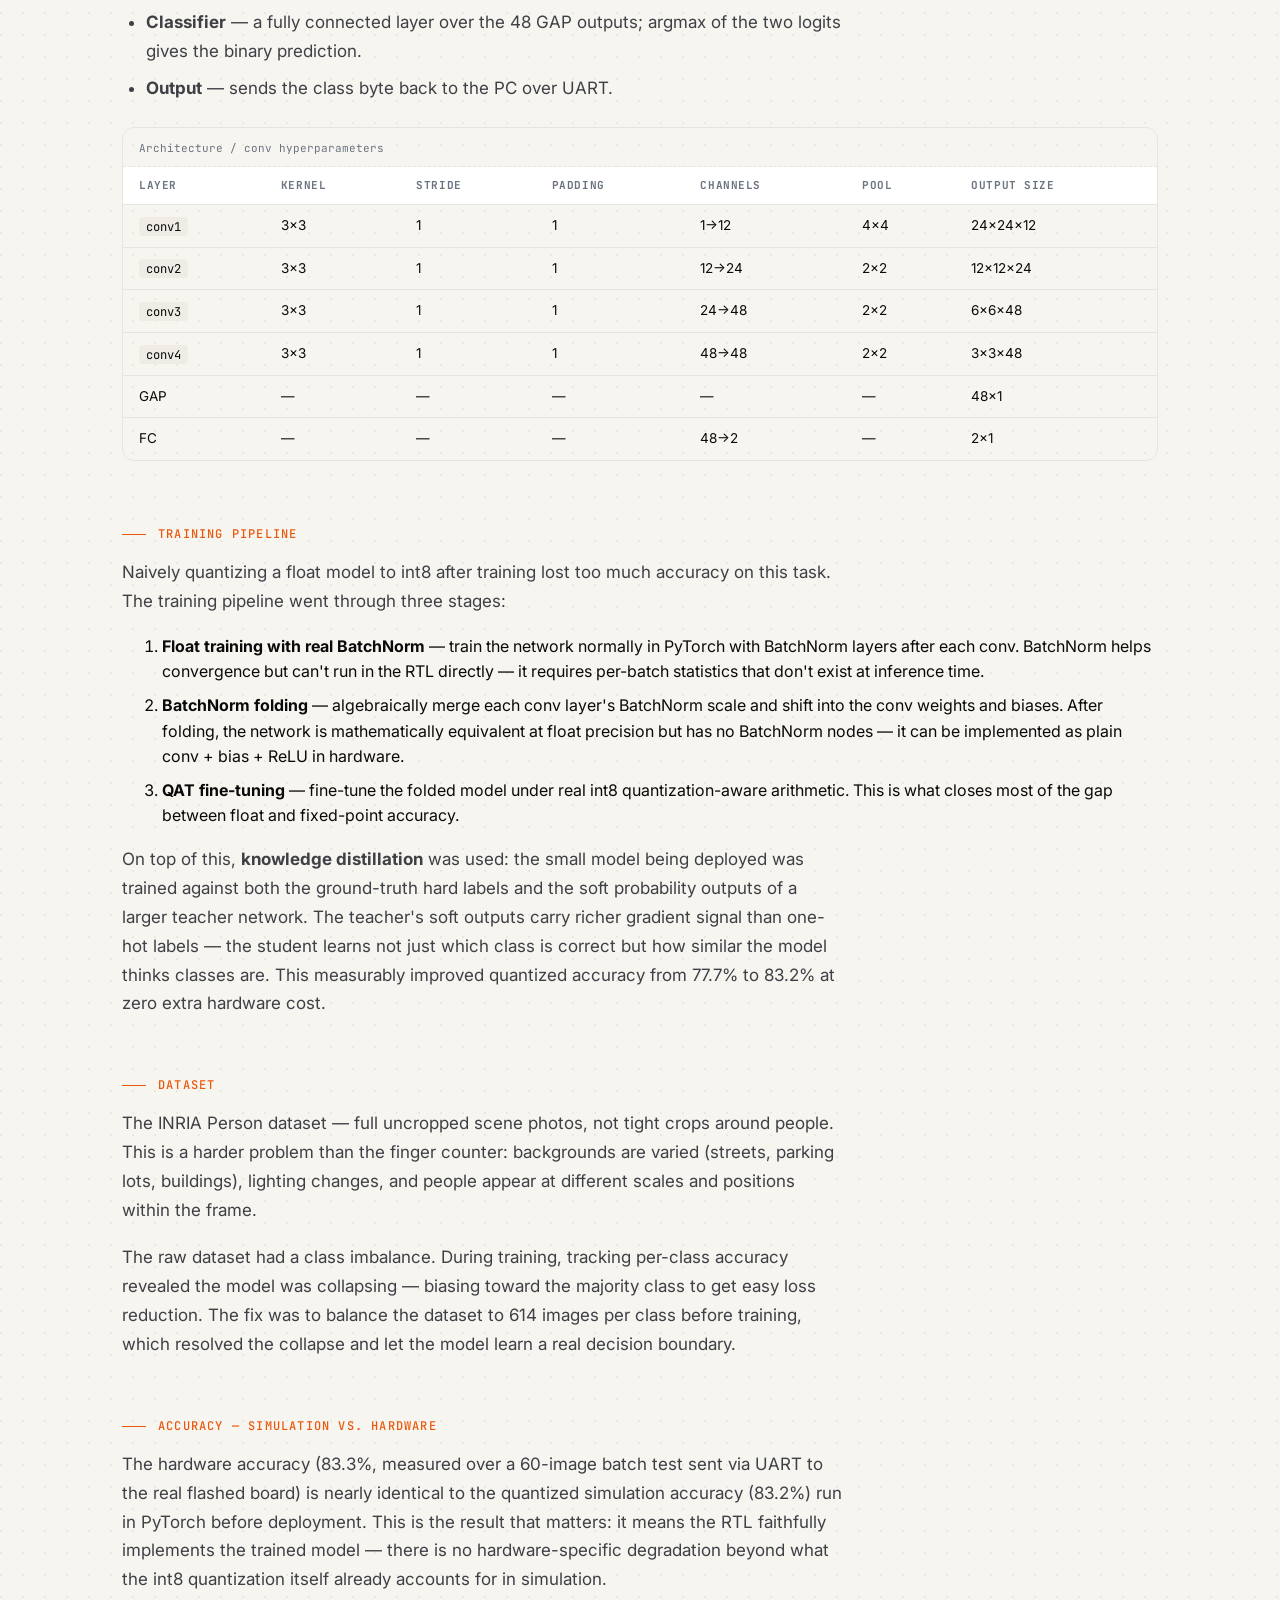
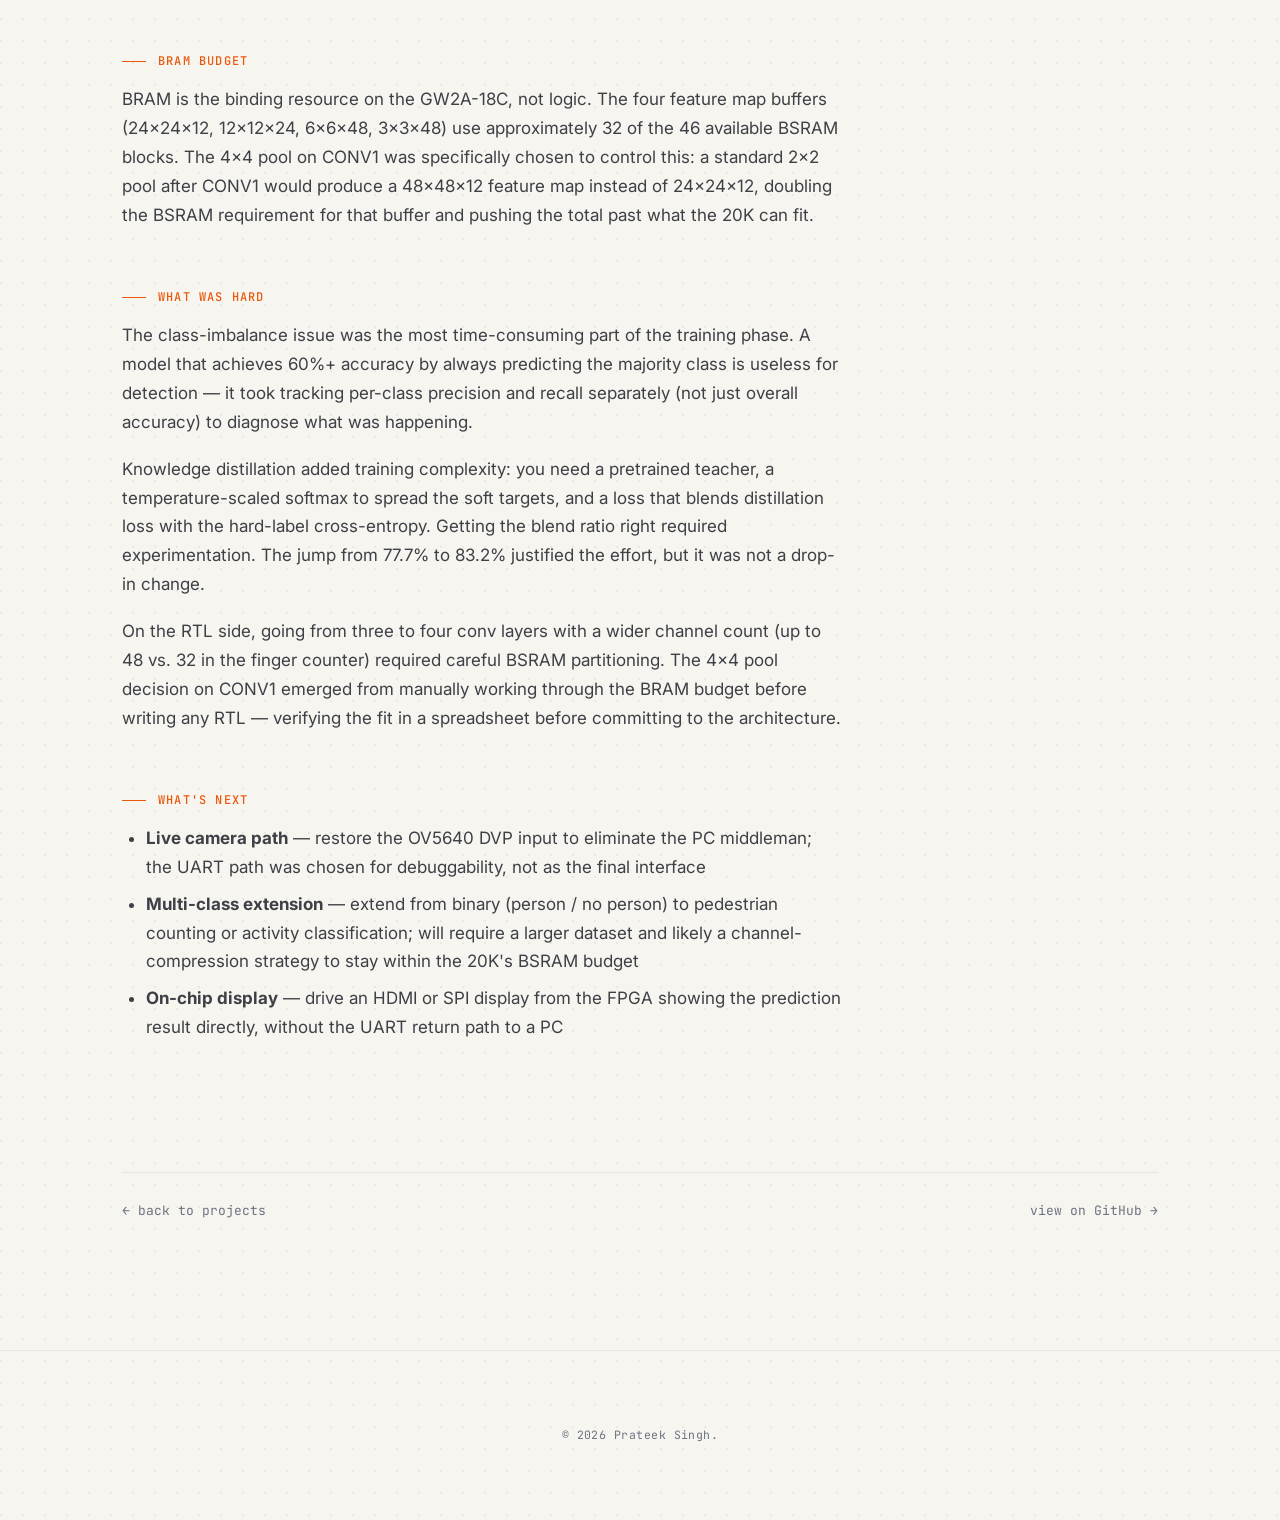
<file: projects/fpga-human-presence.html>
<!DOCTYPE html>
<html lang="en">
<head>
  <meta charset="UTF-8" />
  <meta name="viewport" content="width=device-width, initial-scale=1.0" />
  <title>FPGA Human Presence Detector — Verilog CNN on Tang Primer 20K — Prateek Singh</title>
  <meta name="description" content="A from-scratch CNN running entirely in Verilog on a Tang Primer 20K FPGA that detects whether a person is present in a scene — no CPU, no vendor neural-network IP. 83.3% accuracy on real hardware." />
  <link rel="preconnect" href="https://fonts.googleapis.com" />
  <link rel="preconnect" href="https://fonts.gstatic.com" crossorigin />
  <link href="https://fonts.googleapis.com/css2?family=Inter:wght@400;500;600;700&family=JetBrains+Mono:wght@400;500&display=swap" rel="stylesheet" />
  <link rel="stylesheet" href="../styles.css?v=20260513b" />
  <script data-theme-init>(function(){try{var s=localStorage.getItem("theme");var d=s==="dark"||(s!=="light"&&window.matchMedia&&window.matchMedia("(prefers-color-scheme: dark)").matches);if(d)document.documentElement.setAttribute("data-theme","dark");}catch(e){}})();</script>
</head>
<body>
  <header class="nav">
    <a class="nav-brand" href="../index.html"><span class="dot"></span>prateek singh</a>
    <div class="nav-right">
      <nav class="nav-links">
        <a href="../index.html#projects">projects</a>
        <a href="../index.html#about">about</a>
        <a href="../index.html#contact">contact</a>
      </nav>
      <button class="theme-toggle" type="button" data-theme-toggle aria-label="Toggle theme">
        <svg class="icon-moon" viewBox="0 0 24 24" fill="none" stroke="currentColor" stroke-width="2" stroke-linecap="round" stroke-linejoin="round" aria-hidden="true"><path d="M21 12.79A9 9 0 1 1 11.21 3 7 7 0 0 0 21 12.79z"/></svg>
        <svg class="icon-sun" viewBox="0 0 24 24" fill="none" stroke="currentColor" stroke-width="2" stroke-linecap="round" stroke-linejoin="round" aria-hidden="true"><circle cx="12" cy="12" r="4"/><path d="M12 2v2M12 20v2M4.93 4.93l1.41 1.41M17.66 17.66l1.41 1.41M2 12h2M20 12h2M4.93 19.07l1.41-1.41M17.66 6.34l1.41-1.41"/></svg>
      </button>
    </div>
  </header>
  <main>
    <article class="project-page">
      <p class="eyebrow">case 13 · Personal · 2026</p>
      <h1>FPGA Human Presence Detector <span class="title-sub">— Verilog CNN, binary classifier</span></h1>
      <p class="tagline">
        A four-layer convolutional neural network built entirely in Verilog on a Tang Primer 20K —
        no CPU, no soft-core, no vendor neural-net IP. A PC webcam streams 96×96 grayscale frames
        over UART; the FPGA classifies each frame as <em>person</em> or <em>no person</em> on-chip
        and reports the result back over UART. <strong>83.3% accuracy on a 60-image hardware batch
        test</strong>, matching the 83.2% measured in quantized simulation before deployment — no
        meaningful hardware-specific degradation.
      </p>

      <div class="project-meta-row">
        <span class="tag code">Verilog</span>
        <span class="tag">FPGA</span>
        <span class="tag">Tang Primer 20K</span>
        <span class="tag">CNN</span>
        <span class="tag">int8</span>
        <span class="tag">knowledge distillation</span>
        <span class="tag">Gowin EDA</span>
      </div>

      <a class="repo-link" href="https://github.com/Prateek2174/tang_primer_human_cnn" target="_blank" rel="noopener">
        <span class="gh">↗</span> github.com/Prateek2174/tang_primer_human_cnn
      </a>

      <dl class="specs">
        <div><dt>FPGA</dt><dd>Sipeed Tang Primer 20K — Gowin GW2A-18C</dd></div>
        <div><dt>Input</dt><dd>PC webcam → OpenCV → UART → 96×96 grayscale</dd></div>
        <div><dt>Network</dt><dd>4× Conv (3×3) + ReLU + MaxPool → GAP → FC (binary)</dd></div>
        <div><dt>Weights</dt><dd>int8 QAT + BatchNorm fold + knowledge distillation → on-chip pROM</dd></div>
        <div><dt>Dataset</dt><dd>INRIA Person (full scenes) · 614 images/class after balancing</dd></div>
        <div><dt>Accuracy</dt><dd>83.3% on real FPGA hardware · 83.2% quantized simulation</dd></div>
        <div><dt>BRAM</dt><dd>~32 of 46 BSRAM blocks used (binding resource)</dd></div>
        <div><dt>Toolchain</dt><dd>Gowin EDA · PyTorch (training + distillation)</dd></div>
      </dl>

      <section class="project-body">

        <h2>Context — sister project to the finger counter</h2>
        <p>
          The <a href="fpga-cnn.html">FPGA CNN accelerator</a> proved out the core RTL
          architecture: a single reusable MAC datapath time-multiplexed across conv
          layers, int8 weights in pROM, and UART framing for deterministic input. This
          project applies that same architecture to a harder task — detecting human
          presence in uncropped real-world scenes — rather than building from scratch.
          The changes were in the depth of the network (four conv layers vs. three),
          the training pipeline (BatchNorm folding, knowledge distillation), and the
          dataset (INRIA Person, not self-collected).
        </p>

        <h2>What it does</h2>
        <p>
          A Python script on the PC captures a webcam frame, resizes it to 96×96
          grayscale, and sends it over UART prefixed with the same
          <code>0xAA 0x55</code> sync marker used in the finger counter. The FPGA
          assembles the frame, runs it through four convolutional layers, a global
          average pooling stage, and a two-class fully connected classifier, then
          sends the result — <em>person</em> (1) or <em>no person</em> (0) — back
          as a single byte.
        </p>
        <p>
          All weights are quantized to int8 and stored in on-chip pROM. Inference
          runs at 27 MHz (the board's raw oscillator, no PLL) with no off-chip memory.
        </p>

        <h2>Demo</h2>
        <figure class="device-shot">
          <video controls preload="metadata" style="width:100%;max-width:720px;border-radius:8px;border:1px solid var(--line);">
            <source src="../assets/human-detection-demo.mp4" type="video/mp4" />
          </video>
          <figcaption>Live webcam feed with the FPGA's real-time person / no-person prediction overlaid.</figcaption>
        </figure>

        <h2>Pipeline</h2>
        <p>Each stage feeds the next through on-chip BSRAM scratch buffers:</p>
        <ul>
          <li><strong>UART RX + frame assembly</strong> — receives bytes at 115,200 baud, watches for the <code>0xAA 0x55</code> sync marker, then writes the next 9,216 bytes into the input BSRAM, centering each pixel (<code>pixel − 128</code>) for signed CNN arithmetic.</li>
          <li><strong>CONV1</strong> — 3×3 convolution over 96×96×1 → 96×96×12, then a <strong>4×4 max-pool</strong> (stride 4) → 24×24×12. The 4×4 pool (instead of the usual 2×2) is a deliberate design choice: it halves the feature map again early, which shrinks BSRAM usage enough to fit the wider network on the 20K.</li>
          <li><strong>CONV2</strong> — 3×3 over 24×24×12 → 24×24×24, then 2×2 max-pool → 12×12×24.</li>
          <li><strong>CONV3</strong> — 3×3 over 12×12×24 → 12×12×48, then 2×2 max-pool → 6×6×48.</li>
          <li><strong>CONV4</strong> — 3×3 over 6×6×48 → 6×6×48, then 2×2 max-pool → 3×3×48.</li>
          <li><strong>Global average pooling</strong> — averages each of the 48 channels in the 3×3×48 feature map to a single value, producing a 48-element vector.</li>
          <li><strong>Classifier</strong> — a fully connected layer over the 48 GAP outputs; argmax of the two logits gives the binary prediction.</li>
          <li><strong>Output</strong> — sends the class byte back to the PC over UART.</li>
        </ul>

        <div class="table-wrap">
          <table class="data-table">
            <caption>Architecture / conv hyperparameters</caption>
            <thead>
              <tr><th>Layer</th><th>Kernel</th><th>Stride</th><th>Padding</th><th>Channels</th><th>Pool</th><th>Output size</th></tr>
            </thead>
            <tbody>
              <tr><td><code>conv1</code></td><td>3×3</td><td>1</td><td>1</td><td>1→12</td><td>4×4</td><td>24×24×12</td></tr>
              <tr><td><code>conv2</code></td><td>3×3</td><td>1</td><td>1</td><td>12→24</td><td>2×2</td><td>12×12×24</td></tr>
              <tr><td><code>conv3</code></td><td>3×3</td><td>1</td><td>1</td><td>24→48</td><td>2×2</td><td>6×6×48</td></tr>
              <tr><td><code>conv4</code></td><td>3×3</td><td>1</td><td>1</td><td>48→48</td><td>2×2</td><td>3×3×48</td></tr>
              <tr><td>GAP</td><td>—</td><td>—</td><td>—</td><td>—</td><td>—</td><td>48×1</td></tr>
              <tr><td>FC</td><td>—</td><td>—</td><td>—</td><td>48→2</td><td>—</td><td>2×1</td></tr>
            </tbody>
          </table>
        </div>

        <h2>Training pipeline</h2>
        <p>
          Naively quantizing a float model to int8 after training lost too much
          accuracy on this task. The training pipeline went through three stages:
        </p>
        <ol>
          <li><strong>Float training with real BatchNorm</strong> — train the network normally in PyTorch with BatchNorm layers after each conv. BatchNorm helps convergence but can't run in the RTL directly — it requires per-batch statistics that don't exist at inference time.</li>
          <li><strong>BatchNorm folding</strong> — algebraically merge each conv layer's BatchNorm scale and shift into the conv weights and biases. After folding, the network is mathematically equivalent at float precision but has no BatchNorm nodes — it can be implemented as plain conv + bias + ReLU in hardware.</li>
          <li><strong>QAT fine-tuning</strong> — fine-tune the folded model under real int8 quantization-aware arithmetic. This is what closes most of the gap between float and fixed-point accuracy.</li>
        </ol>
        <p>
          On top of this, <strong>knowledge distillation</strong> was used: the small
          model being deployed was trained against both the ground-truth hard labels
          and the soft probability outputs of a larger teacher network. The teacher's
          soft outputs carry richer gradient signal than one-hot labels — the student
          learns not just which class is correct but how similar the model thinks
          classes are. This measurably improved quantized accuracy from 77.7% to 83.2%
          at zero extra hardware cost.
        </p>

        <h2>Dataset</h2>
        <p>
          The INRIA Person dataset — full uncropped scene photos, not tight crops
          around people. This is a harder problem than the finger counter: backgrounds
          are varied (streets, parking lots, buildings), lighting changes, and people
          appear at different scales and positions within the frame.
        </p>
        <p>
          The raw dataset had a class imbalance. During training, tracking per-class
          accuracy revealed the model was collapsing — biasing toward the majority
          class to get easy loss reduction. The fix was to balance the dataset to 614
          images per class before training, which resolved the collapse and let the
          model learn a real decision boundary.
        </p>

        <h2>Accuracy — simulation vs. hardware</h2>
        <p>
          The hardware accuracy (83.3%, measured over a 60-image batch test sent via
          UART to the real flashed board) is nearly identical to the quantized
          simulation accuracy (83.2%) run in PyTorch before deployment. This is the
          result that matters: it means the RTL faithfully implements the trained
          model — there is no hardware-specific degradation beyond what the int8
          quantization itself already accounts for in simulation.
        </p>

        <h2>BRAM budget</h2>
        <p>
          BRAM is the binding resource on the GW2A-18C, not logic. The four feature
          map buffers (24×24×12, 12×12×24, 6×6×48, 3×3×48) use approximately 32 of
          the 46 available BSRAM blocks. The 4×4 pool on CONV1 was specifically chosen
          to control this: a standard 2×2 pool after CONV1 would produce a 48×48×12
          feature map instead of 24×24×12, doubling the BSRAM requirement for that
          buffer and pushing the total past what the 20K can fit.
        </p>

        <h2>What was hard</h2>
        <p>
          The class-imbalance issue was the most time-consuming part of the training
          phase. A model that achieves 60%+ accuracy by always predicting the majority
          class is useless for detection — it took tracking per-class precision and
          recall separately (not just overall accuracy) to diagnose what was happening.
        </p>
        <p>
          Knowledge distillation added training complexity: you need a pretrained
          teacher, a temperature-scaled softmax to spread the soft targets, and a
          loss that blends distillation loss with the hard-label cross-entropy.
          Getting the blend ratio right required experimentation. The jump from 77.7%
          to 83.2% justified the effort, but it was not a drop-in change.
        </p>
        <p>
          On the RTL side, going from three to four conv layers with a wider channel
          count (up to 48 vs. 32 in the finger counter) required careful BSRAM
          partitioning. The 4×4 pool decision on CONV1 emerged from manually working
          through the BRAM budget before writing any RTL — verifying the fit in a
          spreadsheet before committing to the architecture.
        </p>

        <h2>What's next</h2>
        <ul>
          <li><strong>Live camera path</strong> — restore the OV5640 DVP input to eliminate the PC middleman; the UART path was chosen for debuggability, not as the final interface</li>
          <li><strong>Multi-class extension</strong> — extend from binary (person / no person) to pedestrian counting or activity classification; will require a larger dataset and likely a channel-compression strategy to stay within the 20K's BSRAM budget</li>
          <li><strong>On-chip display</strong> — drive an HDMI or SPI display from the FPGA showing the prediction result directly, without the UART return path to a PC</li>
        </ul>

      </section>

      <div class="page-end">
        <a href="../index.html#projects">← back to projects</a>
        <a href="https://github.com/Prateek2174/tang_primer_human_cnn" target="_blank" rel="noopener">view on GitHub →</a>
      </div>
    </article>
  </main>
  <footer class="footer">
    <p>© <span id="year"></span> Prateek Singh.</p>
  </footer>
  <script>document.getElementById('year').textContent = new Date().getFullYear();</script>
  <script src="../theme.js" defer></script>
  <script src="../toc.js" defer></script>
</body>
</html>
</file>
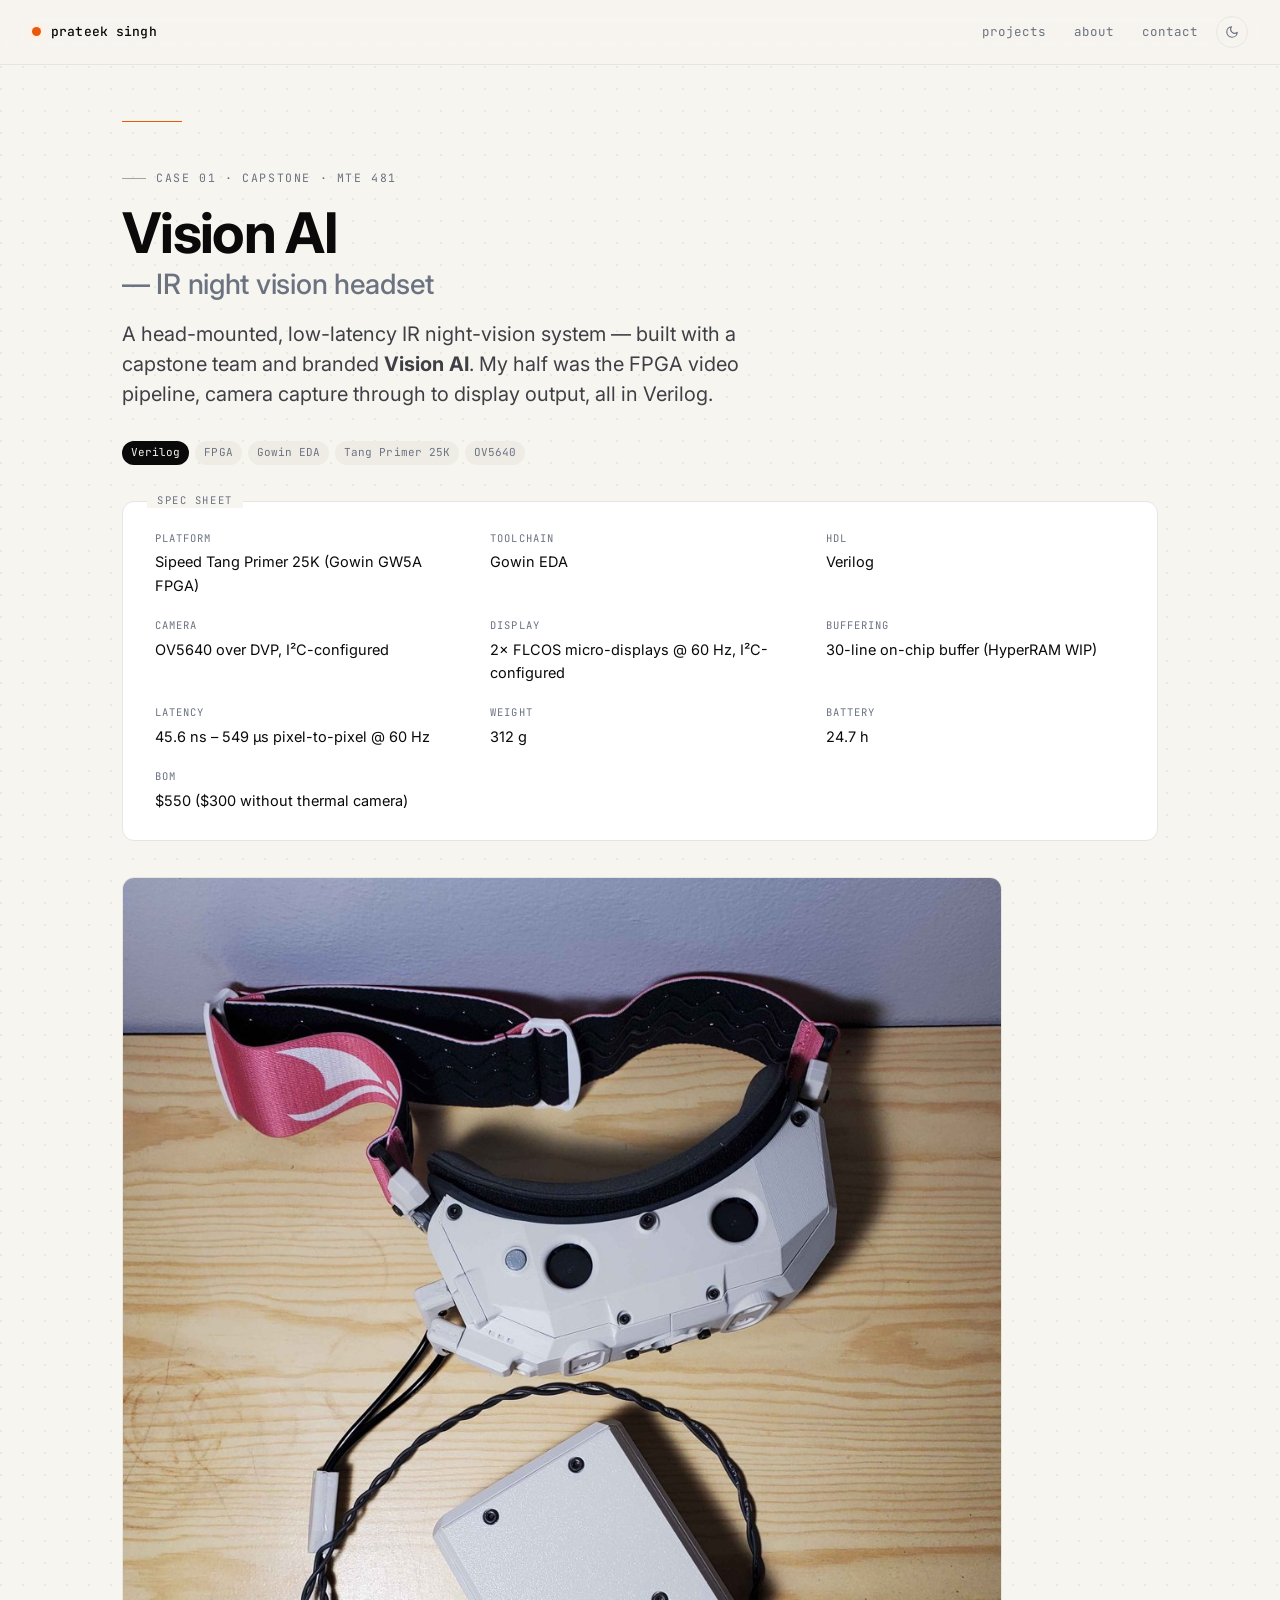
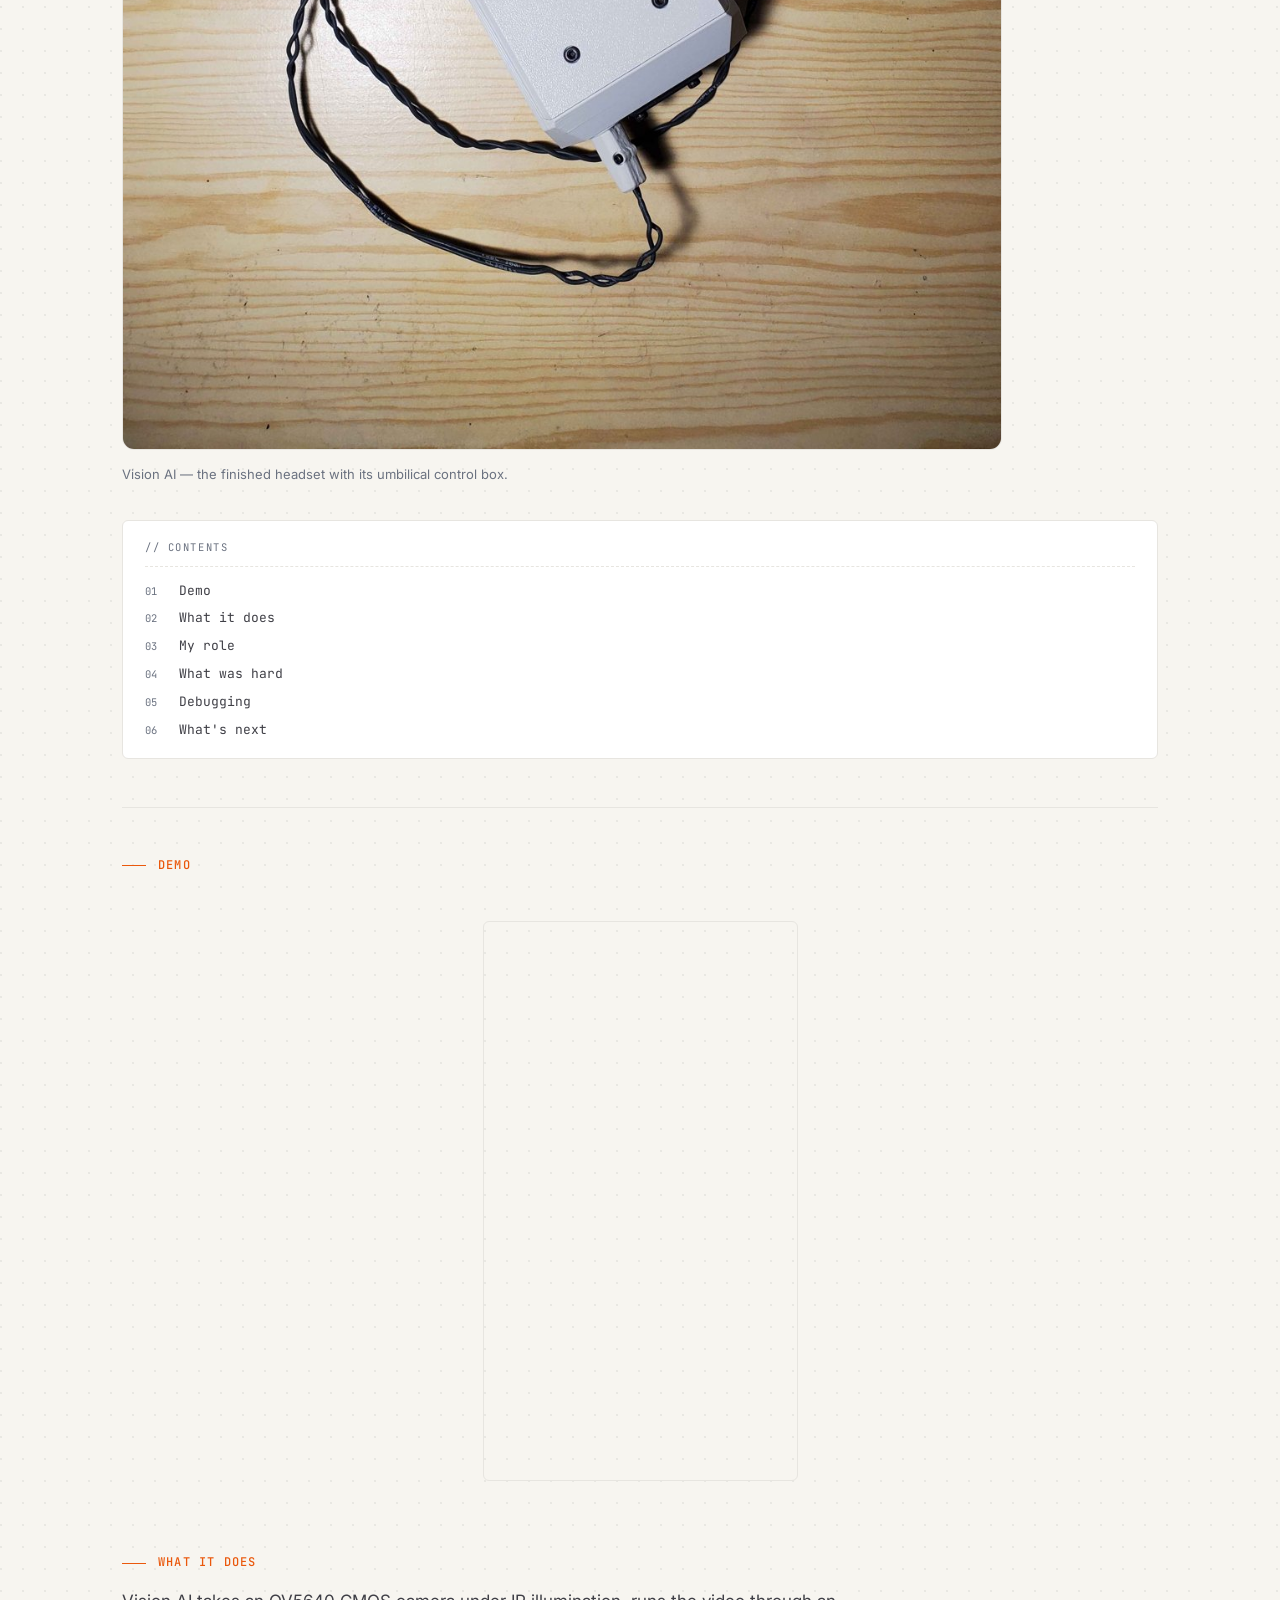
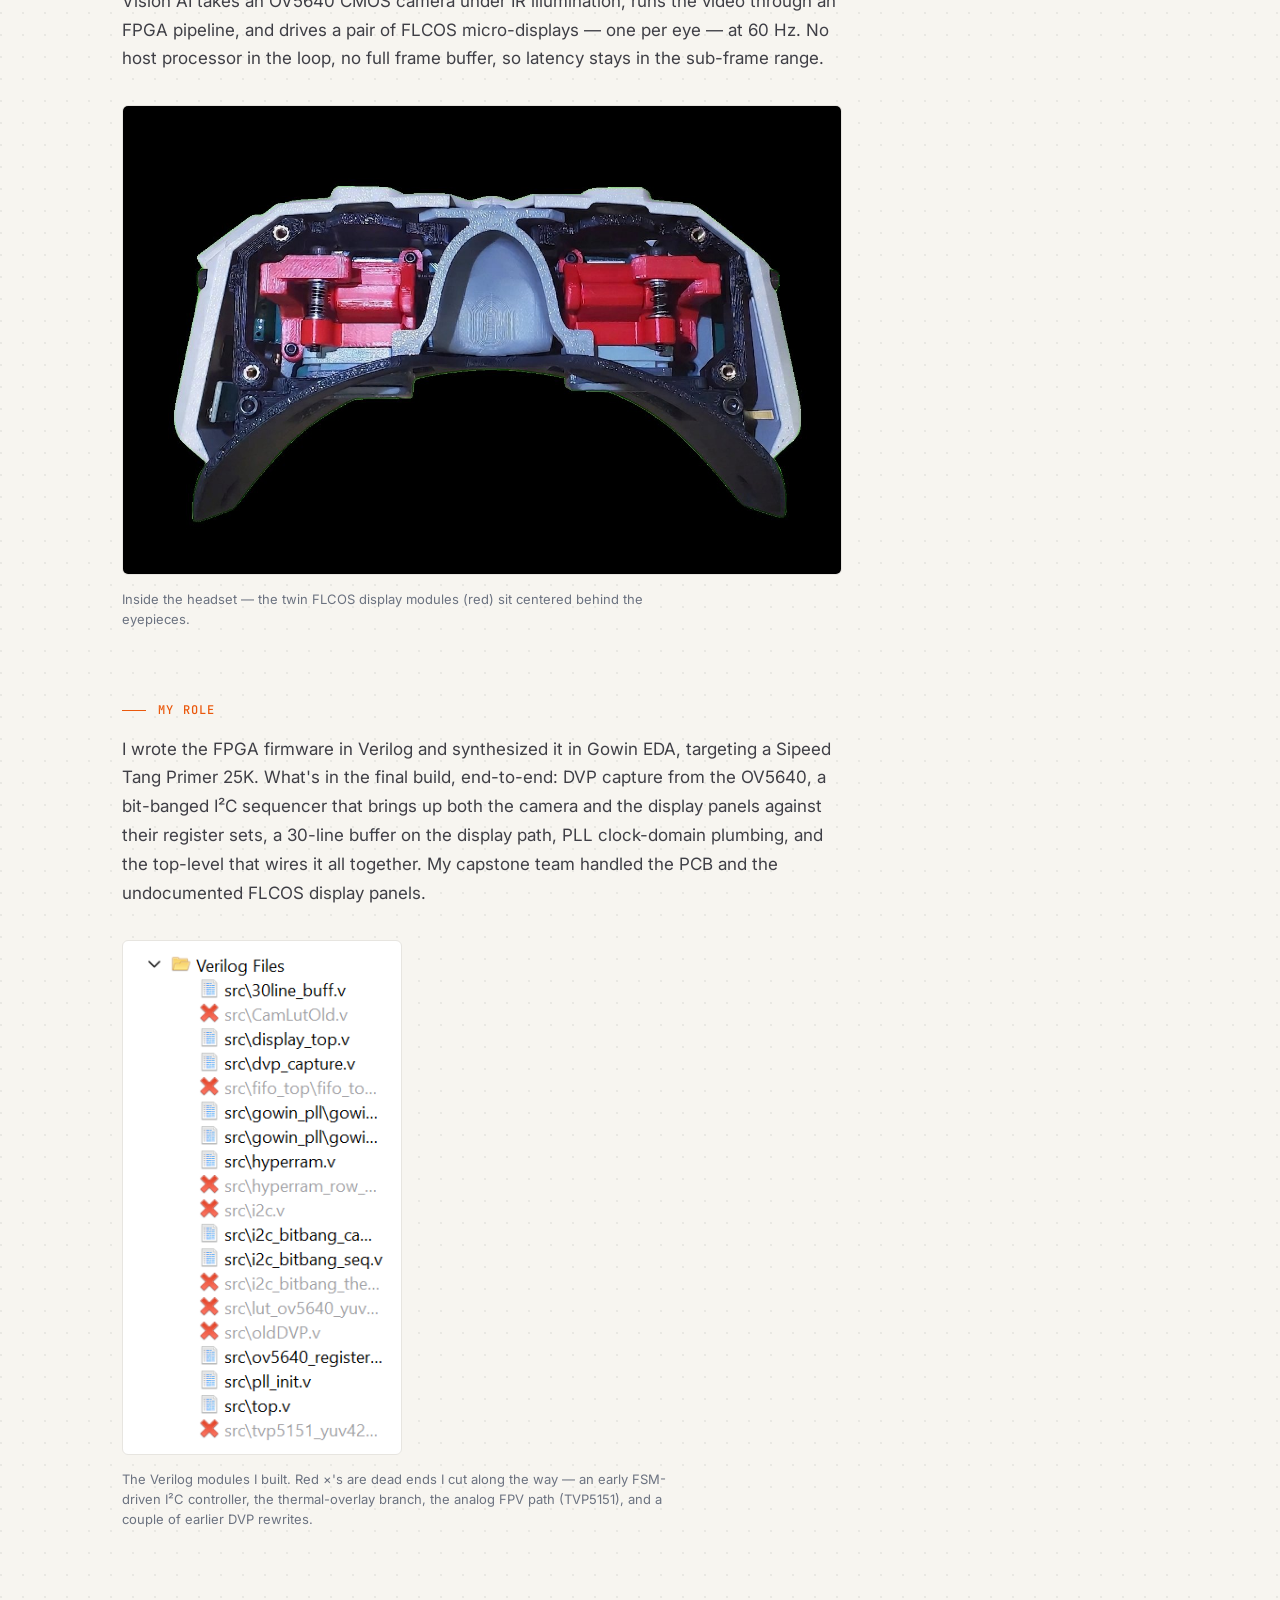
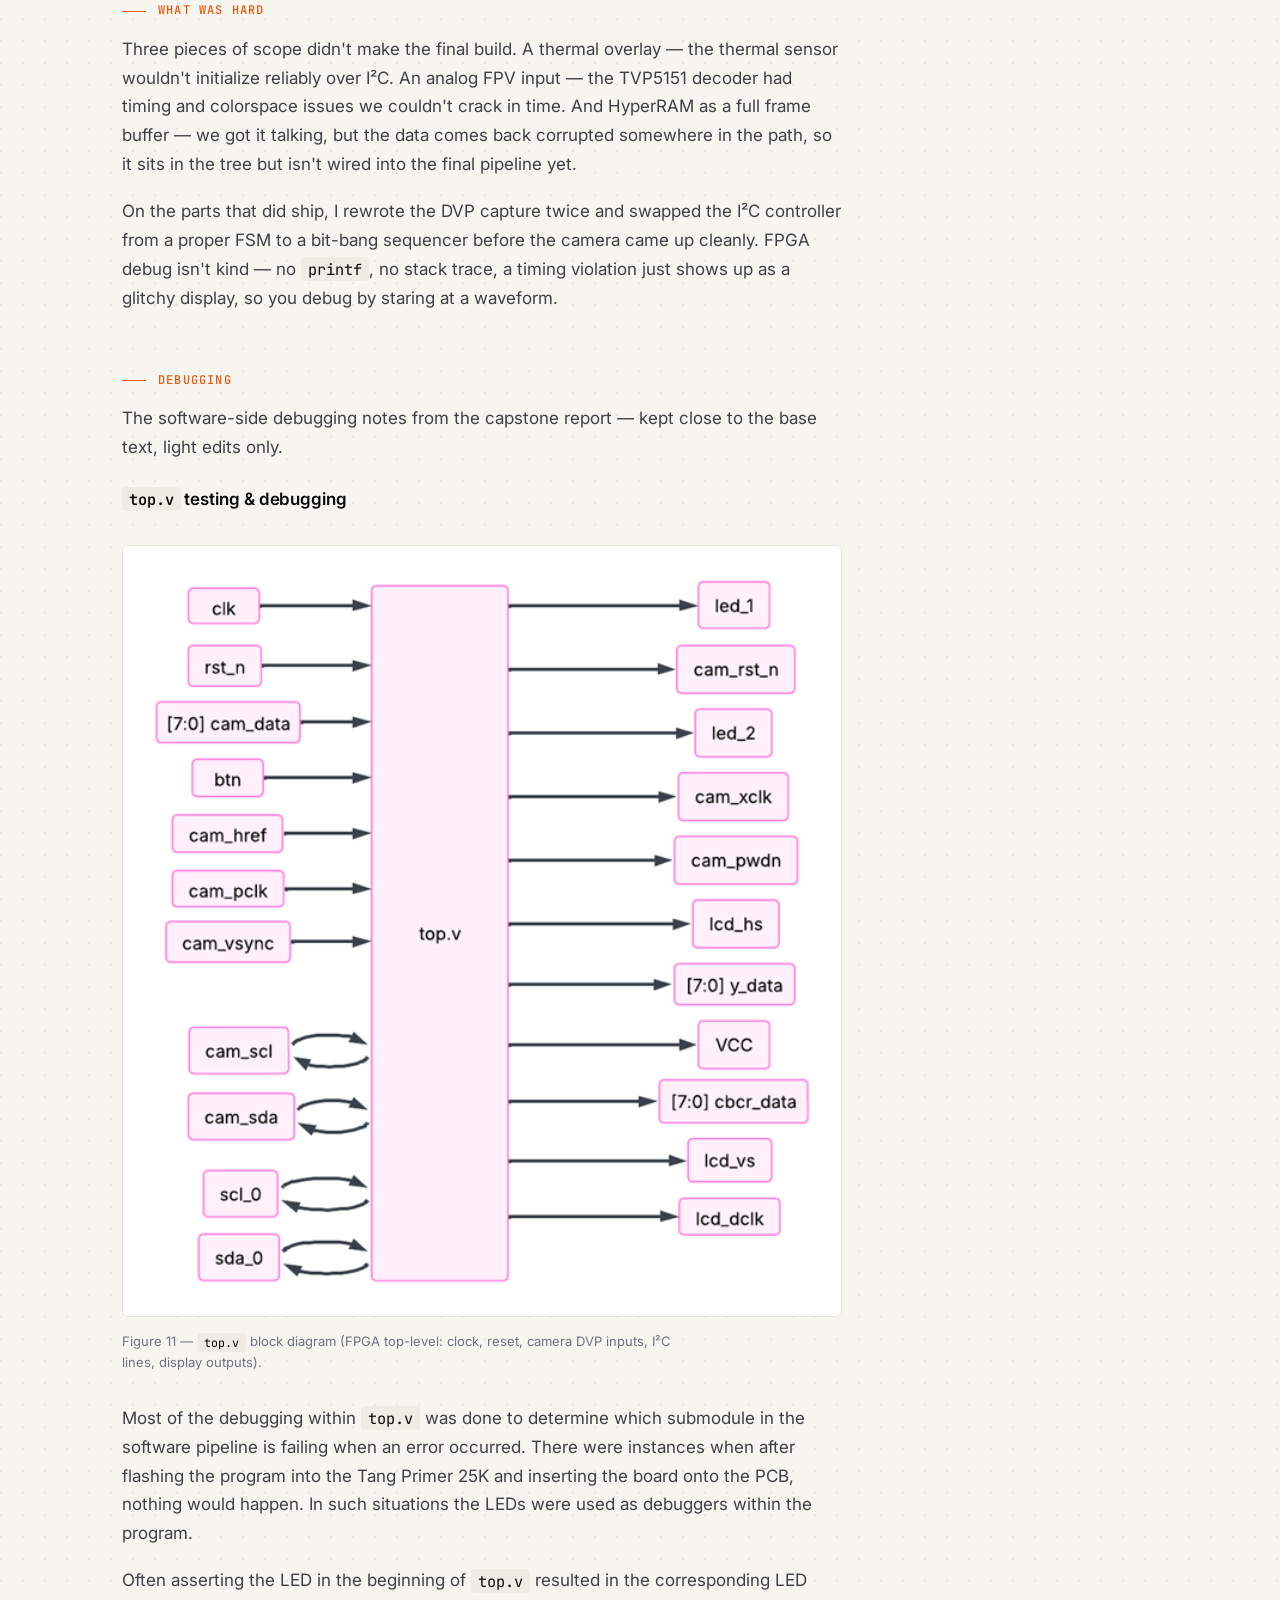
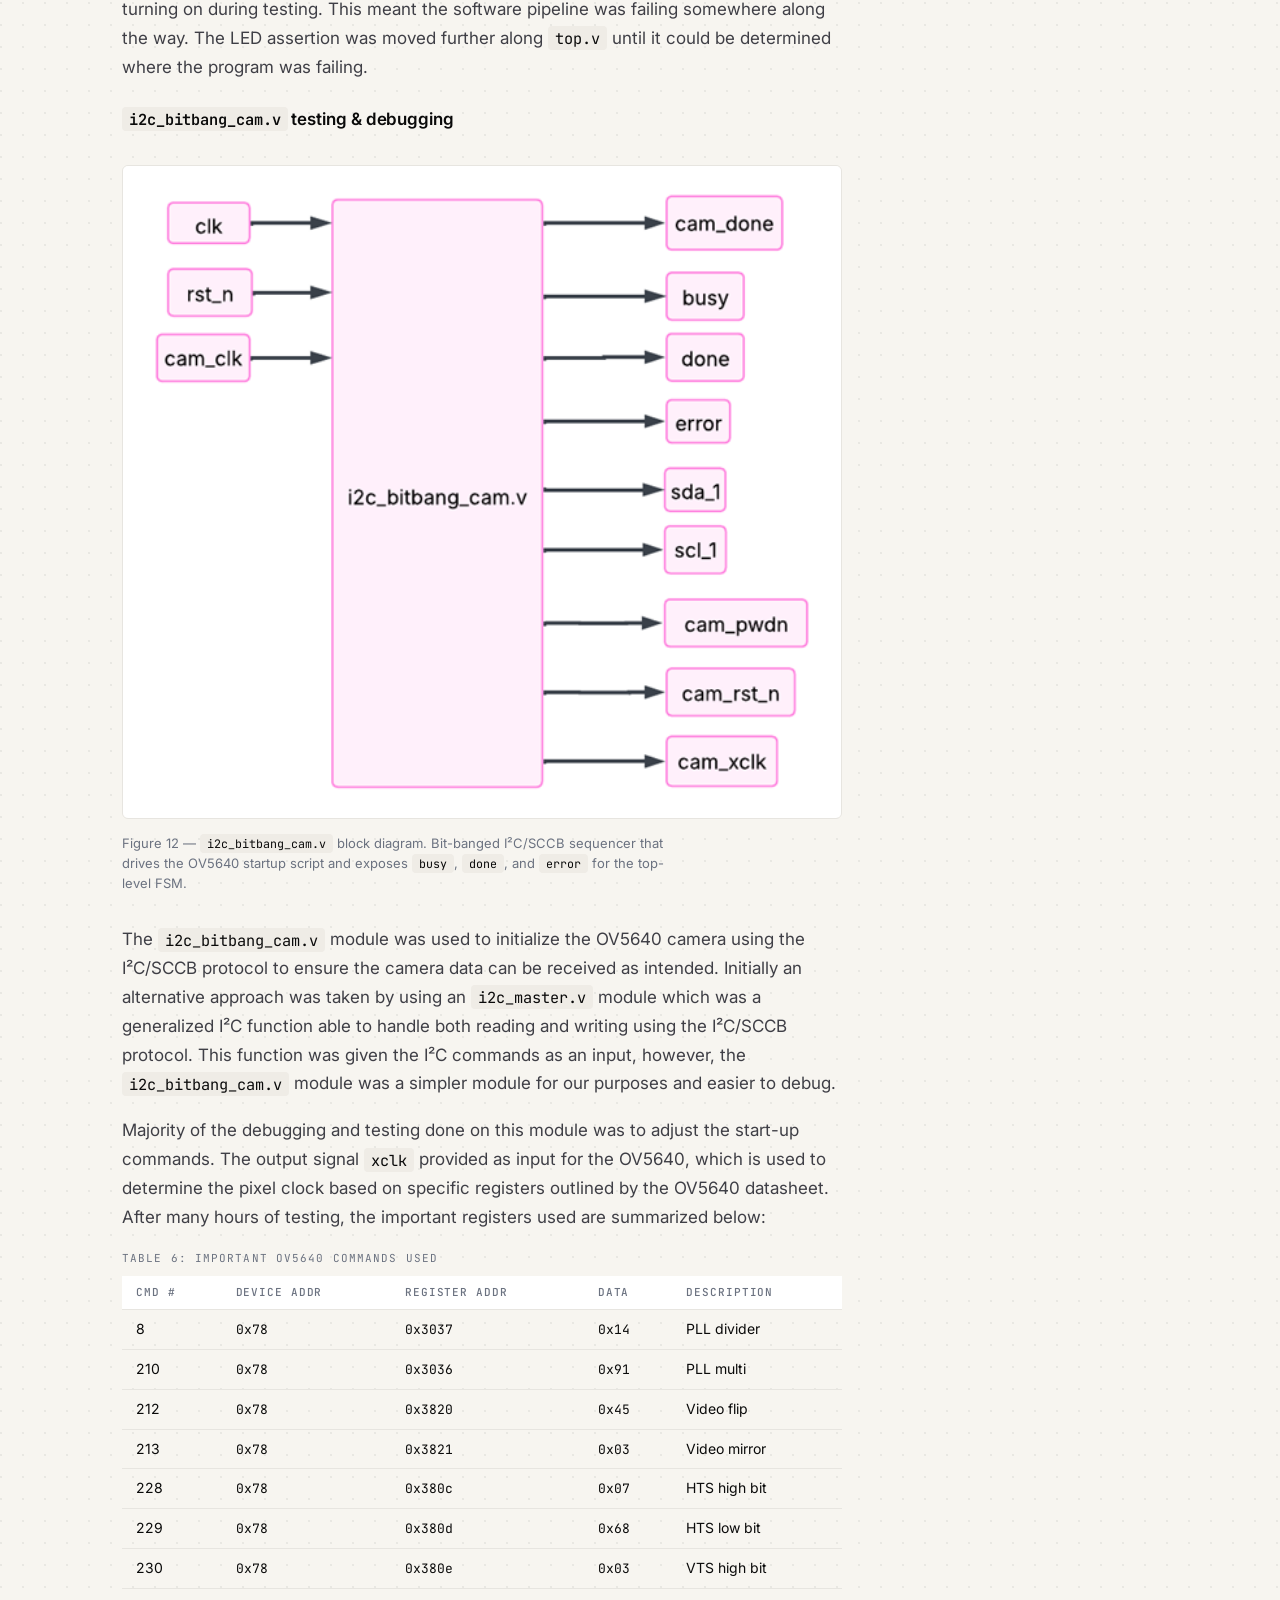
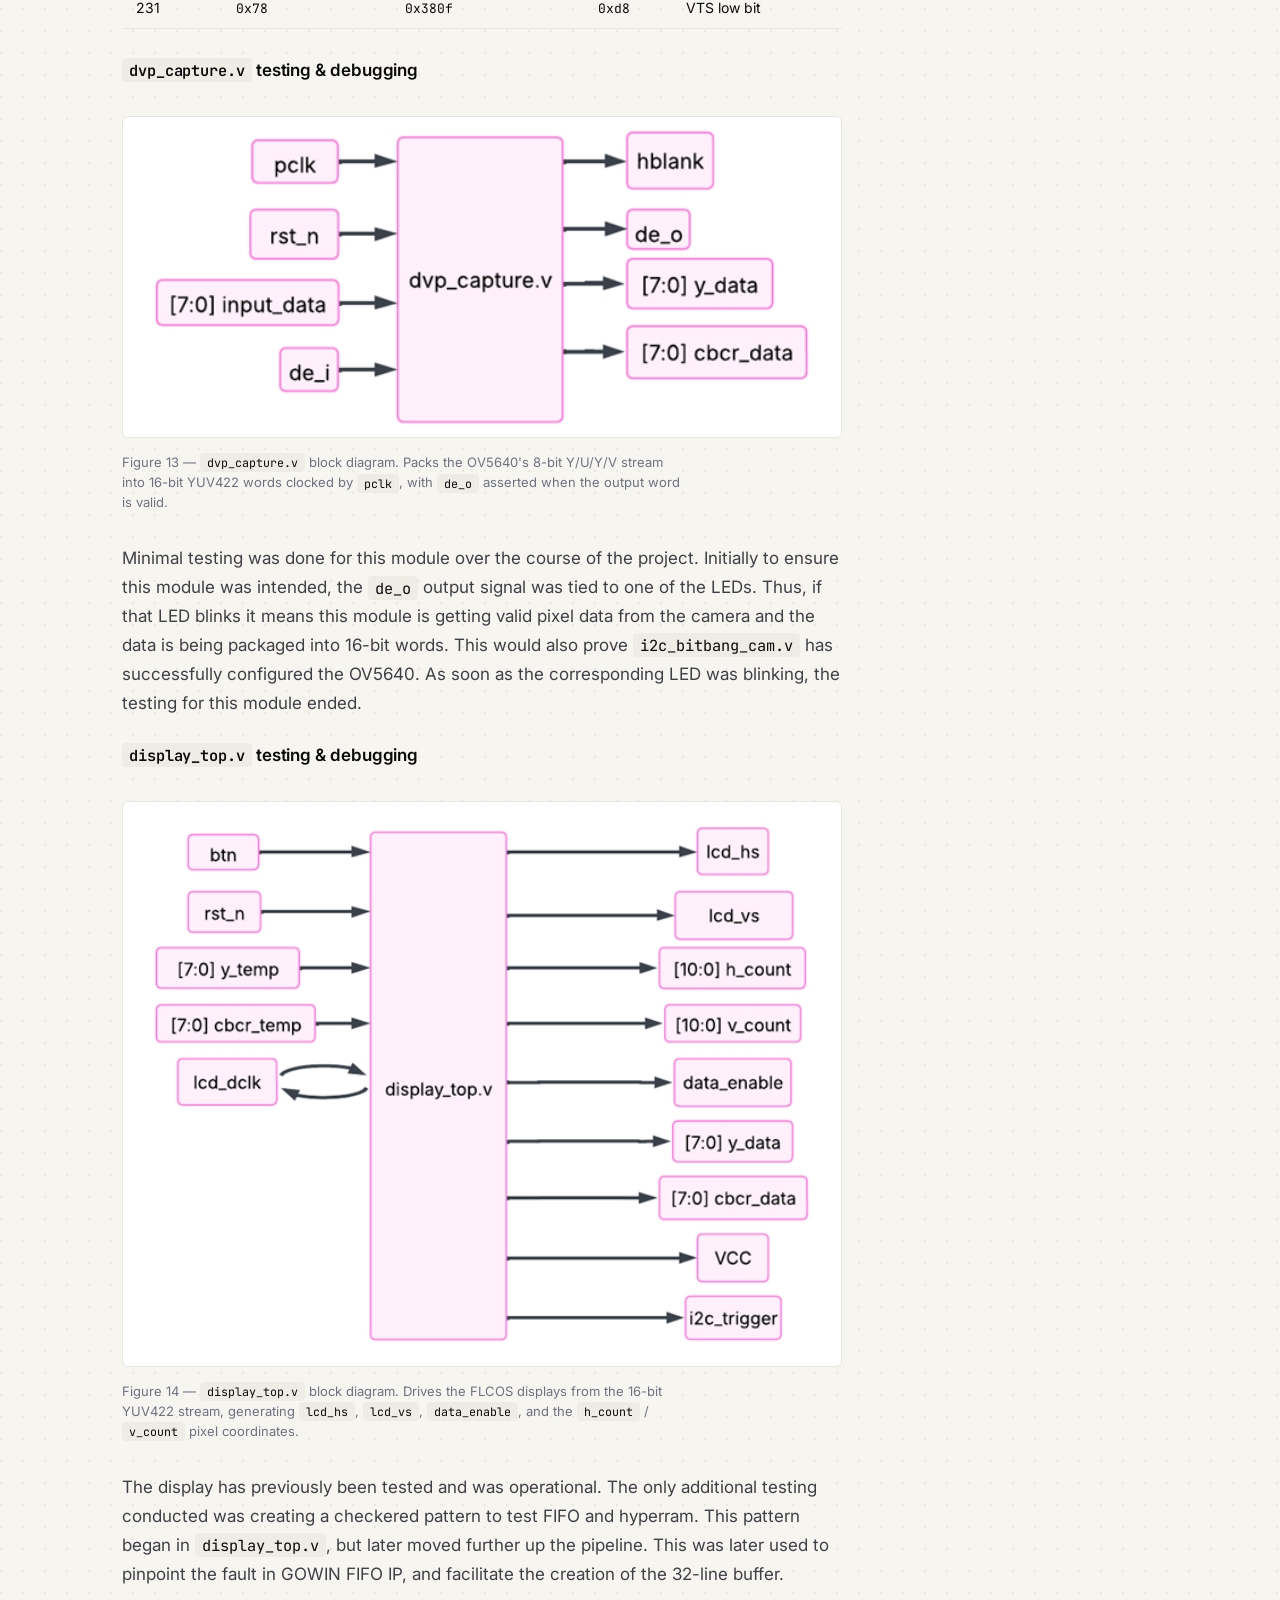
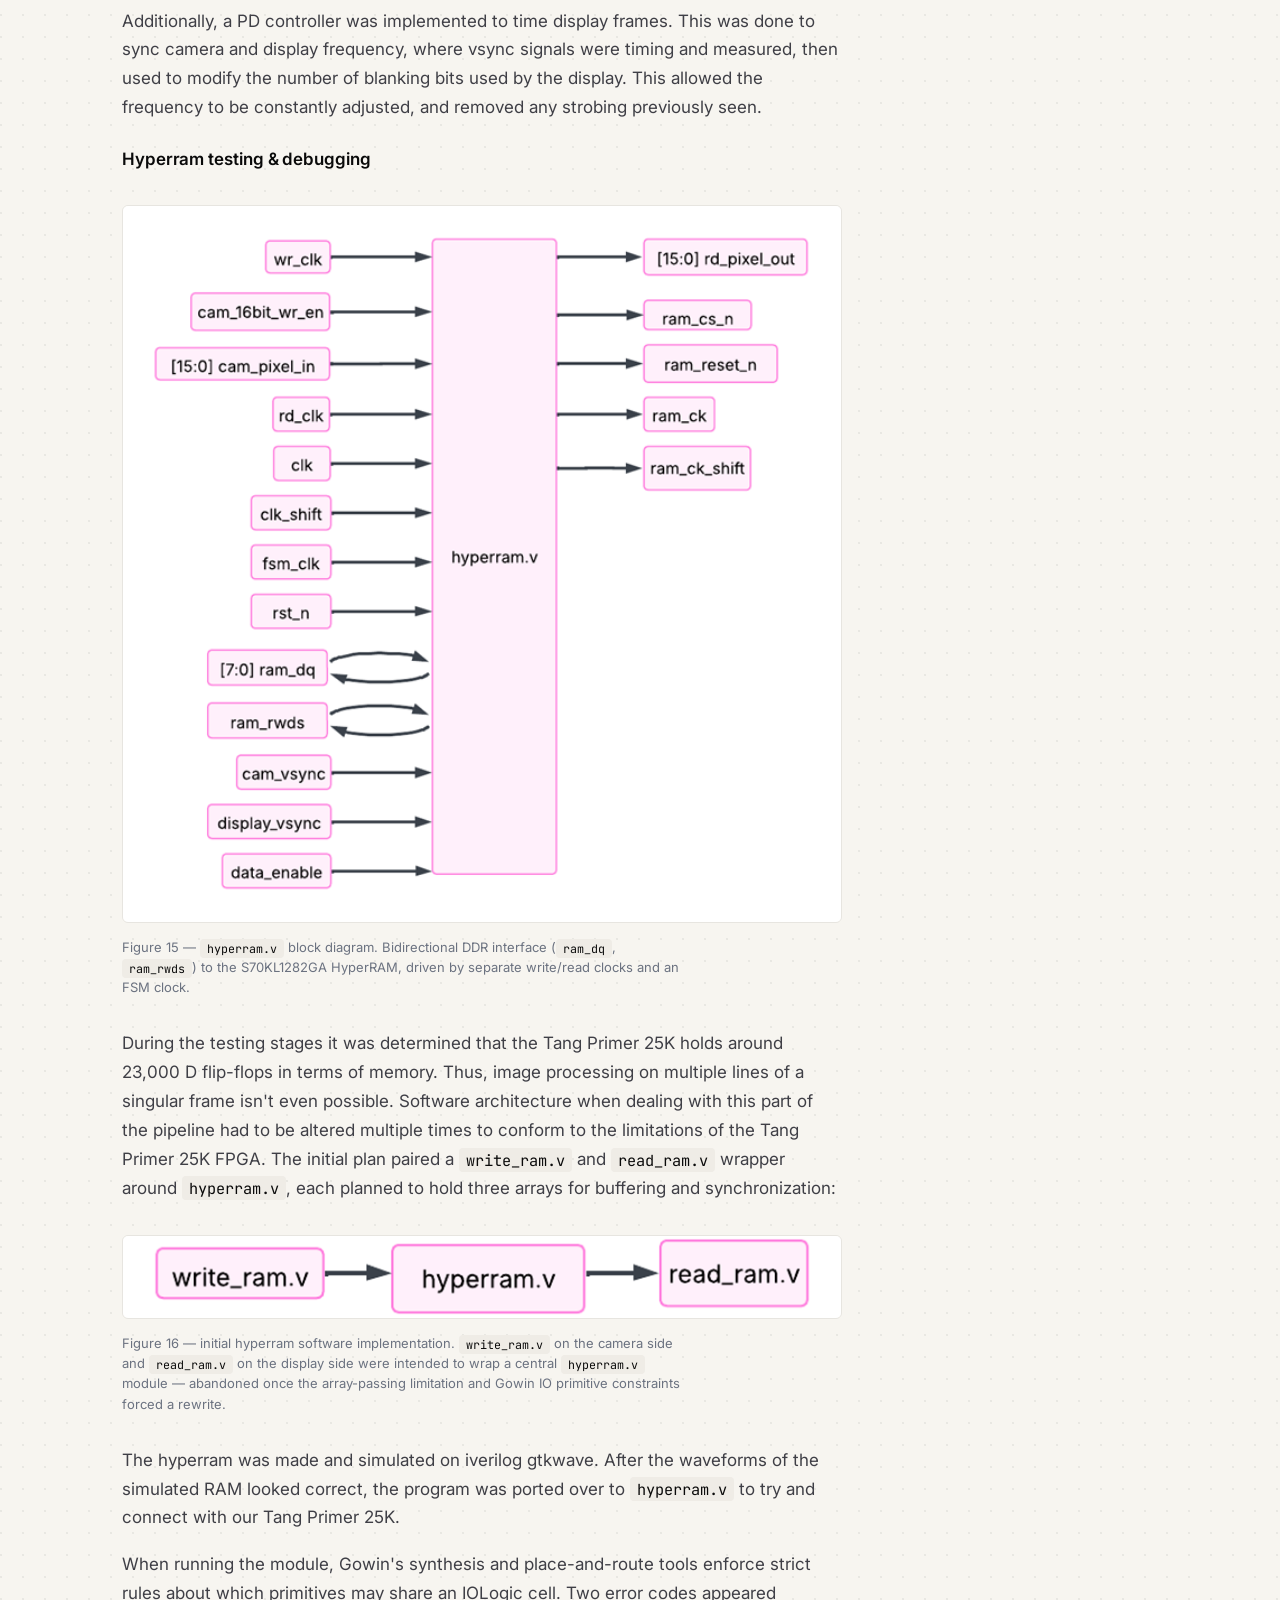
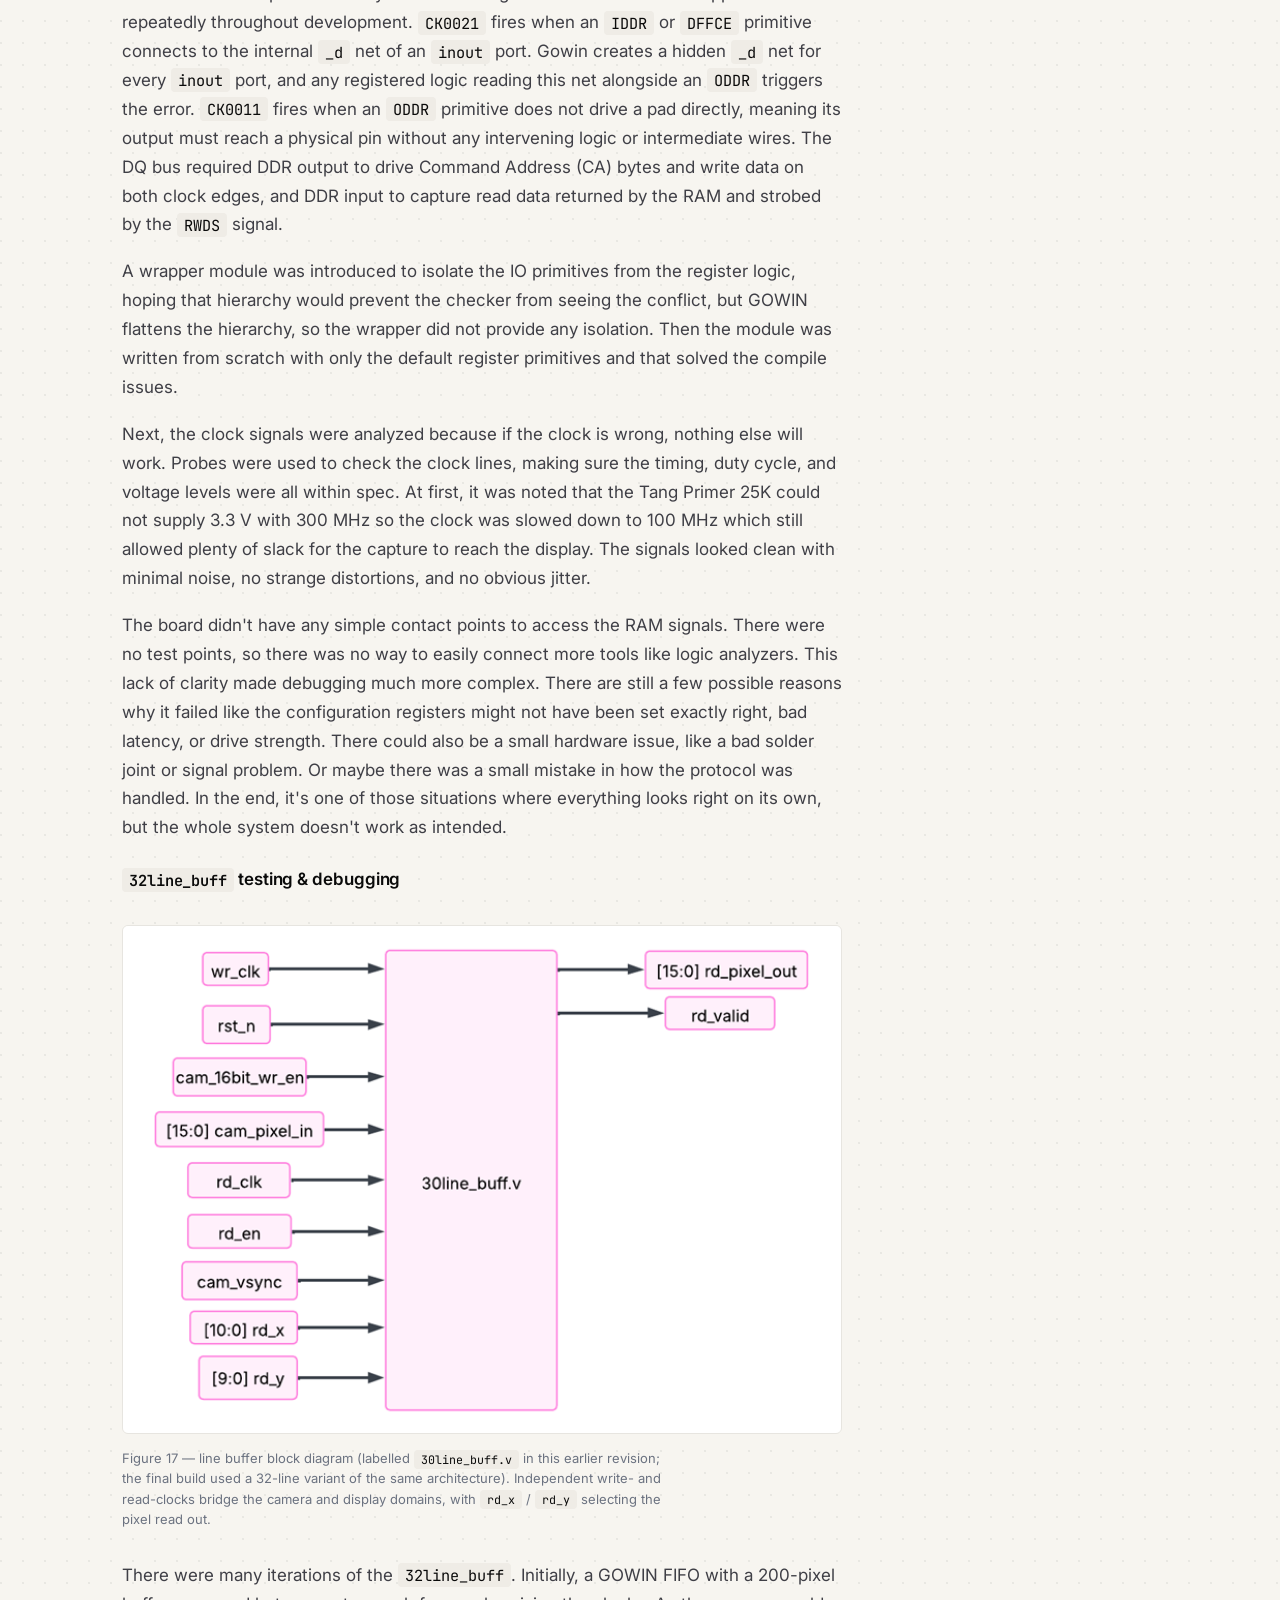
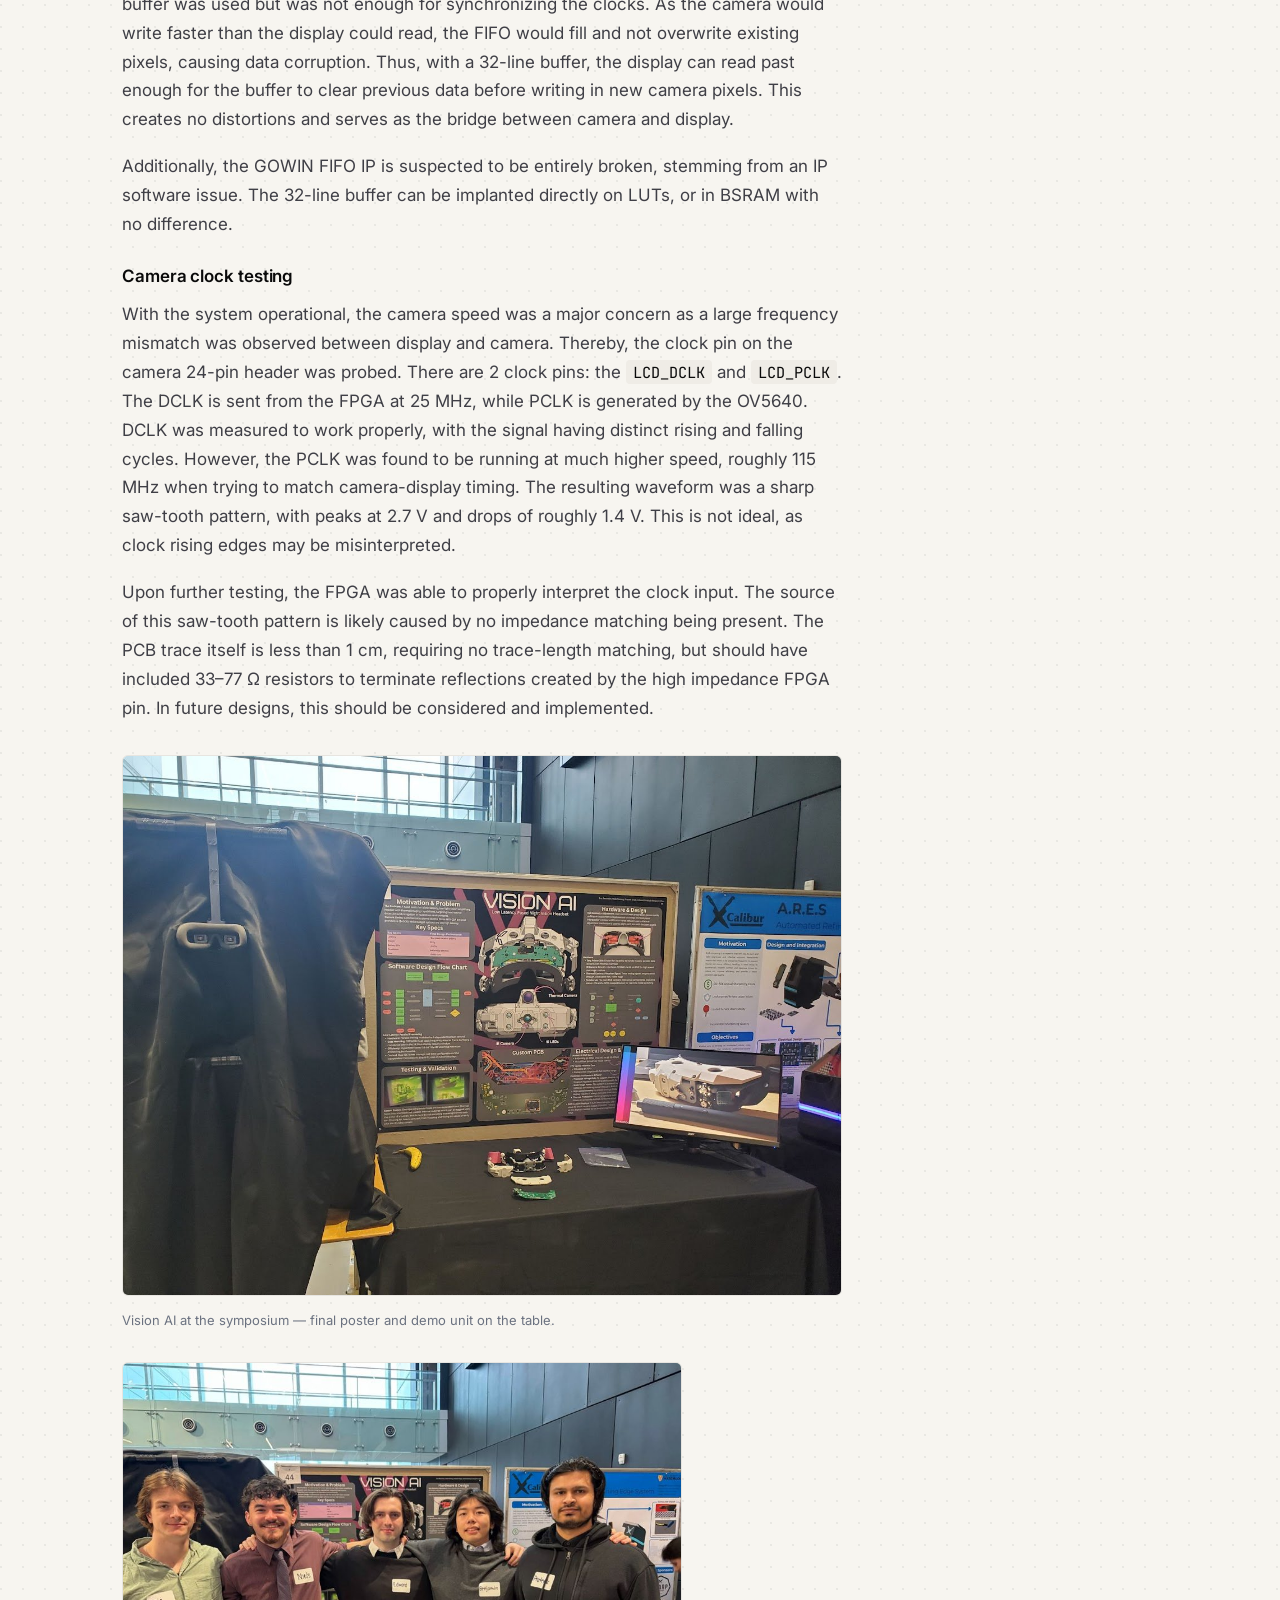
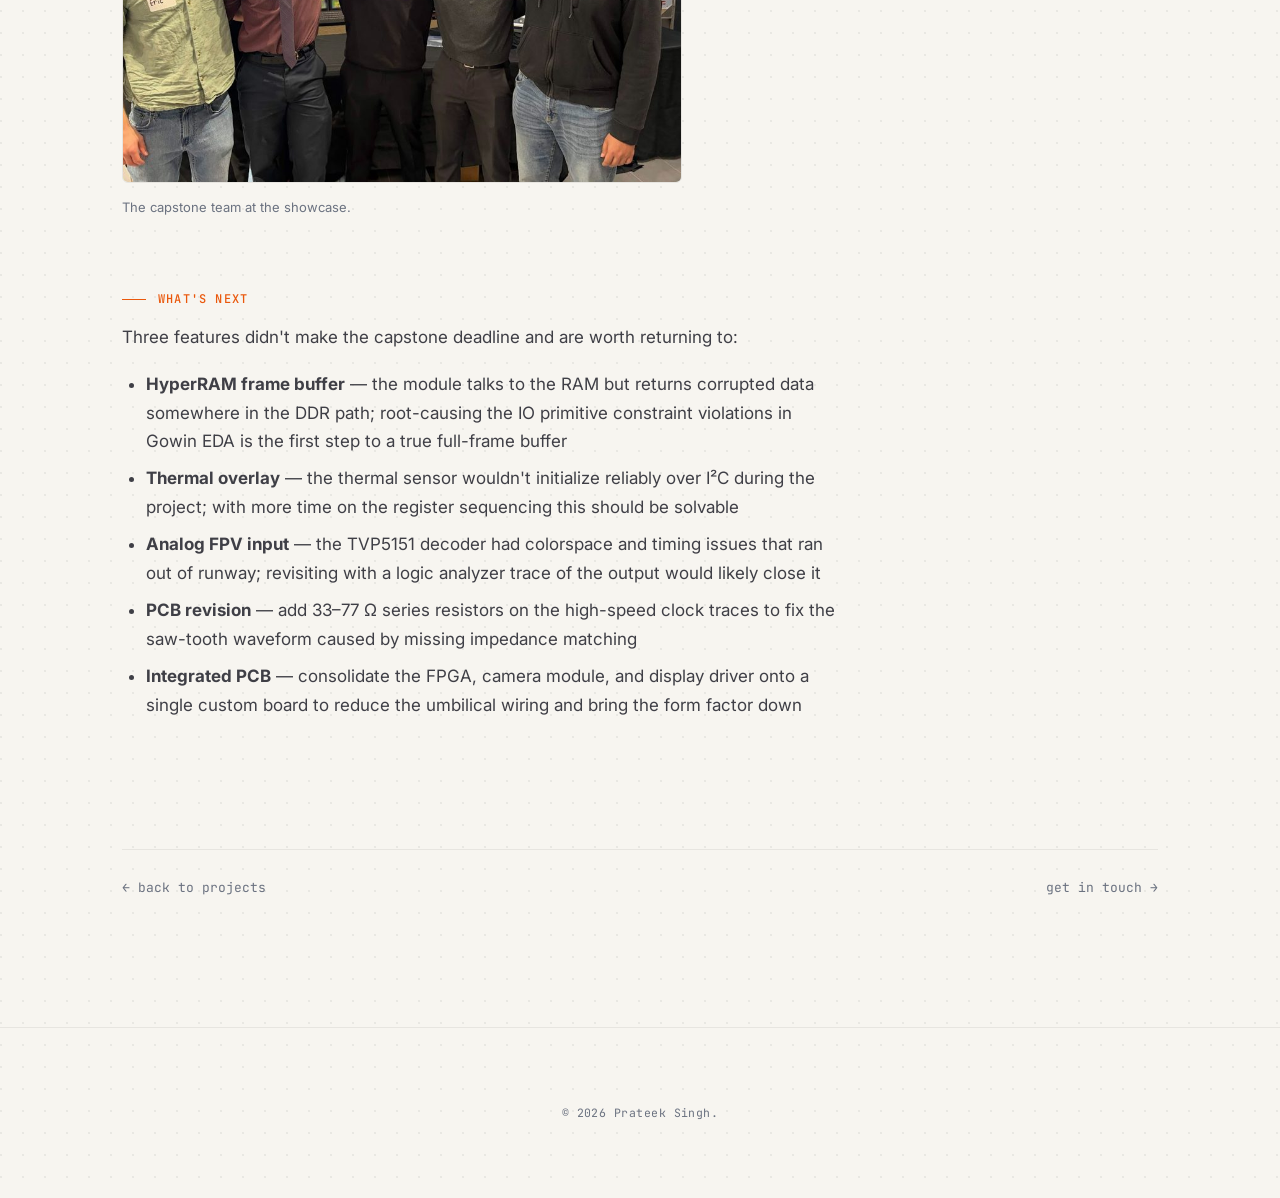
<file: projects/night-vision.html>
<!DOCTYPE html>
<html lang="en">
<head>
  <meta charset="UTF-8" />
  <meta name="viewport" content="width=device-width, initial-scale=1.0" />
  <title>Vision AI — IR Night Vision Headset — Prateek Singh</title>
  <meta name="description" content="Vision AI — a low-latency IR night-vision headset. FPGA video pipeline in Verilog on a Tang Primer 25K." />
  <link rel="preconnect" href="https://fonts.googleapis.com" />
  <link rel="preconnect" href="https://fonts.gstatic.com" crossorigin />
  <link href="https://fonts.googleapis.com/css2?family=Inter:wght@400;500;600;700&family=JetBrains+Mono:wght@400;500&display=swap" rel="stylesheet" />
  <link rel="stylesheet" href="../styles.css?v=20260513b" />
  <script data-theme-init>(function(){try{var s=localStorage.getItem("theme");var d=s==="dark"||(s!=="light"&&window.matchMedia&&window.matchMedia("(prefers-color-scheme: dark)").matches);if(d)document.documentElement.setAttribute("data-theme","dark");}catch(e){}})();</script>
</head>
<body>
  <header class="nav">
    <a class="nav-brand" href="../index.html"><span class="dot"></span>prateek singh</a>
    <div class="nav-right">
      <nav class="nav-links">
      <a href="../index.html#projects">projects</a>
      <a href="../index.html#about">about</a>
      <a href="../index.html#contact">contact</a>
    </nav>
      <button class="theme-toggle" type="button" data-theme-toggle aria-label="Toggle theme">
        <svg class="icon-moon" viewBox="0 0 24 24" fill="none" stroke="currentColor" stroke-width="2" stroke-linecap="round" stroke-linejoin="round" aria-hidden="true"><path d="M21 12.79A9 9 0 1 1 11.21 3 7 7 0 0 0 21 12.79z"/></svg>
        <svg class="icon-sun" viewBox="0 0 24 24" fill="none" stroke="currentColor" stroke-width="2" stroke-linecap="round" stroke-linejoin="round" aria-hidden="true"><circle cx="12" cy="12" r="4"/><path d="M12 2v2M12 20v2M4.93 4.93l1.41 1.41M17.66 17.66l1.41 1.41M2 12h2M20 12h2M4.93 19.07l1.41-1.41M17.66 6.34l1.41-1.41"/></svg>
      </button>
    </div>
  </header>
  <main>
    <article class="project-page">
      <p class="eyebrow">case 01 · Capstone · MTE 481</p>
      <h1>Vision AI <span class="title-sub">— IR night vision headset</span></h1>
      <p class="tagline">
        A head-mounted, low-latency IR night-vision system — built with a capstone team
        and branded <strong>Vision AI</strong>. My half was the FPGA video pipeline,
        camera capture through to display output, all in Verilog.
      </p>

      <div class="project-meta-row">
        <span class="tag code">Verilog</span>
        <span class="tag">FPGA</span>
        <span class="tag">Gowin EDA</span>
        <span class="tag">Tang Primer 25K</span>
        <span class="tag">OV5640</span>
      </div>

      <dl class="specs">
          <div><dt>Platform</dt><dd>Sipeed Tang Primer 25K (Gowin GW5A FPGA)</dd></div>
          <div><dt>Toolchain</dt><dd>Gowin EDA</dd></div>
          <div><dt>HDL</dt><dd>Verilog</dd></div>
          <div><dt>Camera</dt><dd>OV5640 over DVP, I²C-configured</dd></div>
          <div><dt>Display</dt><dd>2× FLCOS micro-displays @ 60 Hz, I²C-configured</dd></div>
          <div><dt>Buffering</dt><dd>30-line on-chip buffer (HyperRAM WIP)</dd></div>
          <div><dt>Latency</dt><dd>45.6 ns – 549 µs pixel-to-pixel @ 60 Hz</dd></div>
          <div><dt>Weight</dt><dd>312 g</dd></div>
          <div><dt>Battery</dt><dd>24.7 h</dd></div>
          <div><dt>BOM</dt><dd>$550 ($300 without thermal camera)</dd></div>
        </dl>

      <figure class="hero-shot">
        <img src="../assets/nv-headset.jpg" alt="The Vision AI headset and its umbilical control box." />
        <figcaption>Vision AI — the finished headset with its umbilical control box.</figcaption>
      </figure>

      <section class="project-body">
        <h2>Demo</h2>
        <figure class="video-short">
          <iframe
            src="https://www.youtube.com/embed/ao_H6qCre_4"
            title="Vision AI — night vision demo"
            frameborder="0"
            allow="accelerometer; autoplay; clipboard-write; encrypted-media; gyroscope; picture-in-picture"
            allowfullscreen
          ></iframe>
        </figure>

        <h2>What it does</h2>
        <p>
          Vision AI takes an OV5640 CMOS camera under IR illumination, runs the video
          through an FPGA pipeline, and drives a pair of FLCOS micro-displays — one per
          eye — at 60 Hz. No host processor in the loop, no full frame buffer, so
          latency stays in the sub-frame range.
        </p>

        <figure class="device-shot">
          <img src="../assets/nv-topdown.jpg" alt="Top-down view of the Vision AI headset internals, showing the FLCOS display modules." />
          <figcaption>Inside the headset — the twin FLCOS display modules (red) sit centered behind the eyepieces.</figcaption>
        </figure>

        <h2>My role</h2>
        <p>
          I wrote the FPGA firmware in Verilog and synthesized it in Gowin EDA, targeting a
          Sipeed Tang Primer 25K. What's in the final build, end-to-end: DVP capture from
          the OV5640, a bit-banged I²C sequencer that brings up both the camera and the
          display panels against their register sets, a 30-line buffer on the display path,
          PLL clock-domain plumbing, and the top-level that wires it all together. My
          capstone team handled the PCB and the undocumented FLCOS display panels.
        </p>

        <figure class="module-shot">
          <img src="../assets/verilog-modules.png" alt="Tree of Verilog source files showing the modules I shipped and the experiments I cut." />
          <figcaption>
            The Verilog modules I built. Red ×'s are dead ends I cut along the way —
            an early FSM-driven I²C controller, the thermal-overlay branch, the analog
            FPV path (TVP5151), and a couple of earlier DVP rewrites.
          </figcaption>
        </figure>

        <h2>What was hard</h2>
        <p>
          Three pieces of scope didn't make the final build. A thermal overlay — the
          thermal sensor wouldn't initialize reliably over I²C. An analog FPV input —
          the TVP5151 decoder had timing and colorspace issues we couldn't crack in
          time. And HyperRAM as a full frame buffer — we got it talking, but the data
          comes back corrupted somewhere in the path, so it sits in the tree but isn't
          wired into the final pipeline yet.
        </p>
        <p>
          On the parts that did ship, I rewrote the DVP capture twice and swapped the
          I²C controller from a proper FSM to a bit-bang sequencer before the camera
          came up cleanly. FPGA debug isn't kind — no <code>printf</code>, no stack
          trace, a timing violation just shows up as a glitchy display, so you debug
          by staring at a waveform.
        </p>

        <h2>Debugging</h2>
        <p>
          The software-side debugging notes from the capstone report — kept close
          to the base text, light edits only.
        </p>

        <h3><code>top.v</code> testing &amp; debugging</h3>
        <figure class="device-shot">
          <img src="../assets/nv-diag-topv.png" alt="Block diagram of top.v showing inputs (clk, rst_n, cam_data, cam_href, cam_pclk, cam_vsync, etc.) on the left and outputs (led_1, cam_rst_n, led_2, cam_xclk, lcd_hs, y_data, etc.) on the right." />
          <figcaption>Figure 11 — <code>top.v</code> block diagram (FPGA top-level: clock, reset, camera DVP inputs, I²C lines, display outputs).</figcaption>
        </figure>
        <p>
          Most of the debugging within <code>top.v</code> was done to determine
          which submodule in the software pipeline is failing when an error
          occurred. There were instances when after flashing the program into the
          Tang Primer 25K and inserting the board onto the PCB, nothing would
          happen. In such situations the LEDs were used as debuggers within the
          program.
        </p>
        <p>
          Often asserting the LED in the beginning of <code>top.v</code> resulted
          in the corresponding LED turning on during testing. This meant the
          software pipeline was failing somewhere along the way. The LED
          assertion was moved further along <code>top.v</code> until it could be
          determined where the program was failing.
        </p>

        <h3><code>i2c_bitbang_cam.v</code> testing &amp; debugging</h3>
        <figure class="device-shot">
          <img src="../assets/nv-diag-i2c-cam.png" alt="Block diagram of i2c_bitbang_cam.v with clk, rst_n, and cam_clk inputs and cam_done, busy, done, error, sda_1, scl_1, cam_pwdn, cam_rst_n, cam_xclk outputs." />
          <figcaption>Figure 12 — <code>i2c_bitbang_cam.v</code> block diagram. Bit-banged I²C/SCCB sequencer that drives the OV5640 startup script and exposes <code>busy</code>, <code>done</code>, and <code>error</code> for the top-level FSM.</figcaption>
        </figure>
        <p>
          The <code>i2c_bitbang_cam.v</code> module was used to initialize the
          OV5640 camera using the I²C/SCCB protocol to ensure the camera data can
          be received as intended. Initially an alternative approach was taken by
          using an <code>i2c_master.v</code> module which was a generalized I²C
          function able to handle both reading and writing using the I²C/SCCB
          protocol. This function was given the I²C commands as an input,
          however, the <code>i2c_bitbang_cam.v</code> module was a simpler module
          for our purposes and easier to debug.
        </p>
        <p>
          Majority of the debugging and testing done on this module was to adjust
          the start-up commands. The output signal <code>xclk</code> provided as
          input for the OV5640, which is used to determine the pixel clock based
          on specific registers outlined by the OV5640 datasheet. After many
          hours of testing, the important registers used are summarized below:
        </p>

        <table class="reg-table">
          <caption>Table 6: Important OV5640 commands used</caption>
          <thead>
            <tr><th>Cmd #</th><th>Device addr</th><th>Register addr</th><th>Data</th><th>Description</th></tr>
          </thead>
          <tbody>
            <tr><td>8</td>   <td><code>0x78</code></td><td><code>0x3037</code></td><td><code>0x14</code></td><td>PLL divider</td></tr>
            <tr><td>210</td> <td><code>0x78</code></td><td><code>0x3036</code></td><td><code>0x91</code></td><td>PLL multi</td></tr>
            <tr><td>212</td> <td><code>0x78</code></td><td><code>0x3820</code></td><td><code>0x45</code></td><td>Video flip</td></tr>
            <tr><td>213</td> <td><code>0x78</code></td><td><code>0x3821</code></td><td><code>0x03</code></td><td>Video mirror</td></tr>
            <tr><td>228</td> <td><code>0x78</code></td><td><code>0x380c</code></td><td><code>0x07</code></td><td>HTS high bit</td></tr>
            <tr><td>229</td> <td><code>0x78</code></td><td><code>0x380d</code></td><td><code>0x68</code></td><td>HTS low bit</td></tr>
            <tr><td>230</td> <td><code>0x78</code></td><td><code>0x380e</code></td><td><code>0x03</code></td><td>VTS high bit</td></tr>
            <tr><td>231</td> <td><code>0x78</code></td><td><code>0x380f</code></td><td><code>0xd8</code></td><td>VTS low bit</td></tr>
          </tbody>
        </table>

        <h3><code>dvp_capture.v</code> testing &amp; debugging</h3>
        <figure class="device-shot">
          <img src="../assets/nv-diag-dvp.png" alt="Block diagram of dvp_capture.v with pclk, rst_n, input_data, de_i inputs and hblank, de_o, y_data, cbcr_data outputs." />
          <figcaption>Figure 13 — <code>dvp_capture.v</code> block diagram. Packs the OV5640's 8-bit Y/U/Y/V stream into 16-bit YUV422 words clocked by <code>pclk</code>, with <code>de_o</code> asserted when the output word is valid.</figcaption>
        </figure>
        <p>
          Minimal testing was done for this module over the course of the
          project. Initially to ensure this module was intended, the
          <code>de_o</code> output signal was tied to one of the LEDs. Thus, if
          that LED blinks it means this module is getting valid pixel data from
          the camera and the data is being packaged into 16-bit words. This
          would also prove <code>i2c_bitbang_cam.v</code> has successfully
          configured the OV5640. As soon as the corresponding LED was blinking,
          the testing for this module ended.
        </p>

        <h3><code>display_top.v</code> testing &amp; debugging</h3>
        <figure class="device-shot">
          <img src="../assets/nv-diag-display.png" alt="Block diagram of display_top.v with btn, rst_n, y_temp, cbcr_temp, lcd_dclk inputs/inout and lcd_hs, lcd_vs, h_count, v_count, data_enable, y_data, cbcr_data, VCC, i2c_trigger outputs." />
          <figcaption>Figure 14 — <code>display_top.v</code> block diagram. Drives the FLCOS displays from the 16-bit YUV422 stream, generating <code>lcd_hs</code>, <code>lcd_vs</code>, <code>data_enable</code>, and the <code>h_count</code> / <code>v_count</code> pixel coordinates.</figcaption>
        </figure>
        <p>
          The display has previously been tested and was operational. The only
          additional testing conducted was creating a checkered pattern to test
          FIFO and hyperram. This pattern began in <code>display_top.v</code>,
          but later moved further up the pipeline. This was later used to
          pinpoint the fault in GOWIN FIFO IP, and facilitate the creation of
          the 32-line buffer.
        </p>
        <p>
          Additionally, a PD controller was implemented to time display frames.
          This was done to sync camera and display frequency, where vsync
          signals were timing and measured, then used to modify the number of
          blanking bits used by the display. This allowed the frequency to be
          constantly adjusted, and removed any strobing previously seen.
        </p>

        <h3>Hyperram testing &amp; debugging</h3>
        <figure class="device-shot">
          <img src="../assets/nv-diag-hyperram.png" alt="Block diagram of hyperram.v with wr_clk, cam_16bit_wr_en, cam_pixel_in, rd_clk, clk, clk_shift, fsm_clk, rst_n, ram_dq, ram_rwds, cam_vsync, display_vsync, data_enable inputs and rd_pixel_out, ram_cs_n, ram_reset_n, ram_ck, ram_ck_shift outputs." />
          <figcaption>Figure 15 — <code>hyperram.v</code> block diagram. Bidirectional DDR interface (<code>ram_dq</code>, <code>ram_rwds</code>) to the S70KL1282GA HyperRAM, driven by separate write/read clocks and an FSM clock.</figcaption>
        </figure>
        <p>
          During the testing stages it was determined that the Tang Primer 25K
          holds around 23,000 D flip-flops in terms of memory. Thus, image
          processing on multiple lines of a singular frame isn't even possible.
          Software architecture when dealing with this part of the pipeline had
          to be altered multiple times to conform to the limitations of the
          Tang Primer 25K FPGA. The initial plan paired a <code>write_ram.v</code>
          and <code>read_ram.v</code> wrapper around <code>hyperram.v</code>,
          each planned to hold three arrays for buffering and synchronization:
        </p>
        <figure class="device-shot">
          <img src="../assets/nv-diag-hyperram-initial.png" alt="Initial hyperram software architecture: write_ram.v feeds into hyperram.v which feeds into read_ram.v." />
          <figcaption>Figure 16 — initial hyperram software implementation. <code>write_ram.v</code> on the camera side and <code>read_ram.v</code> on the display side were intended to wrap a central <code>hyperram.v</code> module — abandoned once the array-passing limitation and Gowin IO primitive constraints forced a rewrite.</figcaption>
        </figure>
        <p>
          The hyperram was made and simulated on iverilog gtkwave. After the
          waveforms of the simulated RAM looked correct, the program was ported
          over to <code>hyperram.v</code> to try and connect with our Tang Primer
          25K.
        </p>
        <p>
          When running the module, Gowin's synthesis and place-and-route tools
          enforce strict rules about which primitives may share an IOLogic cell.
          Two error codes appeared repeatedly throughout development.
          <code>CK0021</code> fires when an <code>IDDR</code> or
          <code>DFFCE</code> primitive connects to the internal
          <code>_d</code> net of an <code>inout</code> port. Gowin creates a
          hidden <code>_d</code> net for every <code>inout</code> port, and any
          registered logic reading this net alongside an <code>ODDR</code>
          triggers the error. <code>CK0011</code> fires when an
          <code>ODDR</code> primitive does not drive a pad directly, meaning its
          output must reach a physical pin without any intervening logic or
          intermediate wires. The DQ bus required DDR output to drive Command
          Address (CA) bytes and write data on both clock edges, and DDR input
          to capture read data returned by the RAM and strobed by the
          <code>RWDS</code> signal.
        </p>
        <p>
          A wrapper module was introduced to isolate the IO primitives from the
          register logic, hoping that hierarchy would prevent the checker from
          seeing the conflict, but GOWIN flattens the hierarchy, so the wrapper
          did not provide any isolation. Then the module was written from scratch
          with only the default register primitives and that solved the compile
          issues.
        </p>
        <p>
          Next, the clock signals were analyzed because if the clock is wrong,
          nothing else will work. Probes were used to check the clock lines,
          making sure the timing, duty cycle, and voltage levels were all within
          spec. At first, it was noted that the Tang Primer 25K could not supply
          3.3 V with 300 MHz so the clock was slowed down to 100 MHz which still
          allowed plenty of slack for the capture to reach the display. The
          signals looked clean with minimal noise, no strange distortions, and
          no obvious jitter.
        </p>
        <p>
          The board didn't have any simple contact points to access the RAM
          signals. There were no test points, so there was no way to easily
          connect more tools like logic analyzers. This lack of clarity made
          debugging much more complex. There are still a few possible reasons
          why it failed like the configuration registers might not have been set
          exactly right, bad latency, or drive strength. There could also be a
          small hardware issue, like a bad solder joint or signal problem. Or
          maybe there was a small mistake in how the protocol was handled. In
          the end, it's one of those situations where everything looks right on
          its own, but the whole system doesn't work as intended.
        </p>

        <h3><code>32line_buff</code> testing &amp; debugging</h3>
        <figure class="device-shot">
          <img src="../assets/nv-diag-line-buff.png" alt="Block diagram of 30line_buff.v with wr_clk, rst_n, cam_16bit_wr_en, cam_pixel_in, rd_clk, rd_en, cam_vsync, rd_x, rd_y inputs and rd_pixel_out, rd_valid outputs." />
          <figcaption>Figure 17 — line buffer block diagram (labelled <code>30line_buff.v</code> in this earlier revision; the final build used a 32-line variant of the same architecture). Independent write- and read-clocks bridge the camera and display domains, with <code>rd_x</code> / <code>rd_y</code> selecting the pixel read out.</figcaption>
        </figure>
        <p>
          There were many iterations of the <code>32line_buff</code>. Initially,
          a GOWIN FIFO with a 200-pixel buffer was used but was not enough for
          synchronizing the clocks. As the camera would write faster than the
          display could read, the FIFO would fill and not overwrite existing
          pixels, causing data corruption. Thus, with a 32-line buffer, the
          display can read past enough for the buffer to clear previous data
          before writing in new camera pixels. This creates no distortions and
          serves as the bridge between camera and display.
        </p>
        <p>
          Additionally, the GOWIN FIFO IP is suspected to be entirely broken,
          stemming from an IP software issue. The 32-line buffer can be
          implanted directly on LUTs, or in BSRAM with no difference.
        </p>

        <h3>Camera clock testing</h3>
        <p>
          With the system operational, the camera speed was a major concern as
          a large frequency mismatch was observed between display and camera.
          Thereby, the clock pin on the camera 24-pin header was probed. There
          are 2 clock pins: the <code>LCD_DCLK</code> and <code>LCD_PCLK</code>.
          The DCLK is sent from the FPGA at 25 MHz, while PCLK is generated by
          the OV5640. DCLK was measured to work properly, with the signal
          having distinct rising and falling cycles. However, the PCLK was
          found to be running at much higher speed, roughly 115 MHz when trying
          to match camera-display timing. The resulting waveform was a sharp
          saw-tooth pattern, with peaks at 2.7 V and drops of roughly 1.4 V.
          This is not ideal, as clock rising edges may be misinterpreted.
        </p>
        <p>
          Upon further testing, the FPGA was able to properly interpret the
          clock input. The source of this saw-tooth pattern is likely caused by
          no impedance matching being present. The PCB trace itself is less
          than 1 cm, requiring no trace-length matching, but should have
          included 33–77 Ω resistors to terminate reflections created by the
          high impedance FPGA pin. In future designs, this should be considered
          and implemented.
        </p>


        <figure class="booth-shot">
          <img src="../assets/nv-booth.jpg" alt="Vision AI at the capstone symposium showcase." />
          <figcaption>Vision AI at the symposium — final poster and demo unit on the table.</figcaption>
        </figure>

        <figure class="team-shot">
          <img src="../assets/capstone-team.jpg" alt="The capstone team at the project showcase." />
          <figcaption>The capstone team at the showcase.</figcaption>
        </figure>

        <h2>What's next</h2>
        <p>Three features didn't make the capstone deadline and are worth returning to:</p>
        <ul>
          <li><strong>HyperRAM frame buffer</strong> — the module talks to the RAM but returns corrupted data somewhere in the DDR path; root-causing the IO primitive constraint violations in Gowin EDA is the first step to a true full-frame buffer</li>
          <li><strong>Thermal overlay</strong> — the thermal sensor wouldn't initialize reliably over I²C during the project; with more time on the register sequencing this should be solvable</li>
          <li><strong>Analog FPV input</strong> — the TVP5151 decoder had colorspace and timing issues that ran out of runway; revisiting with a logic analyzer trace of the output would likely close it</li>
          <li><strong>PCB revision</strong> — add 33–77 Ω series resistors on the high-speed clock traces to fix the saw-tooth waveform caused by missing impedance matching</li>
          <li><strong>Integrated PCB</strong> — consolidate the FPGA, camera module, and display driver onto a single custom board to reduce the umbilical wiring and bring the form factor down</li>
        </ul>
      </section>

      <div class="page-end">
        <a href="../index.html#projects">← back to projects</a>
        <a href="../index.html#contact">get in touch →</a>
      </div>
    </article>
  </main>
  <footer class="footer">
    <p>© <span id="year"></span> Prateek Singh.</p>
  </footer>
  <script>document.getElementById('year').textContent = new Date().getFullYear();</script>
  <script src="../theme.js" defer></script>
  <script src="../toc.js" defer></script>
</body>
</html>
</file>
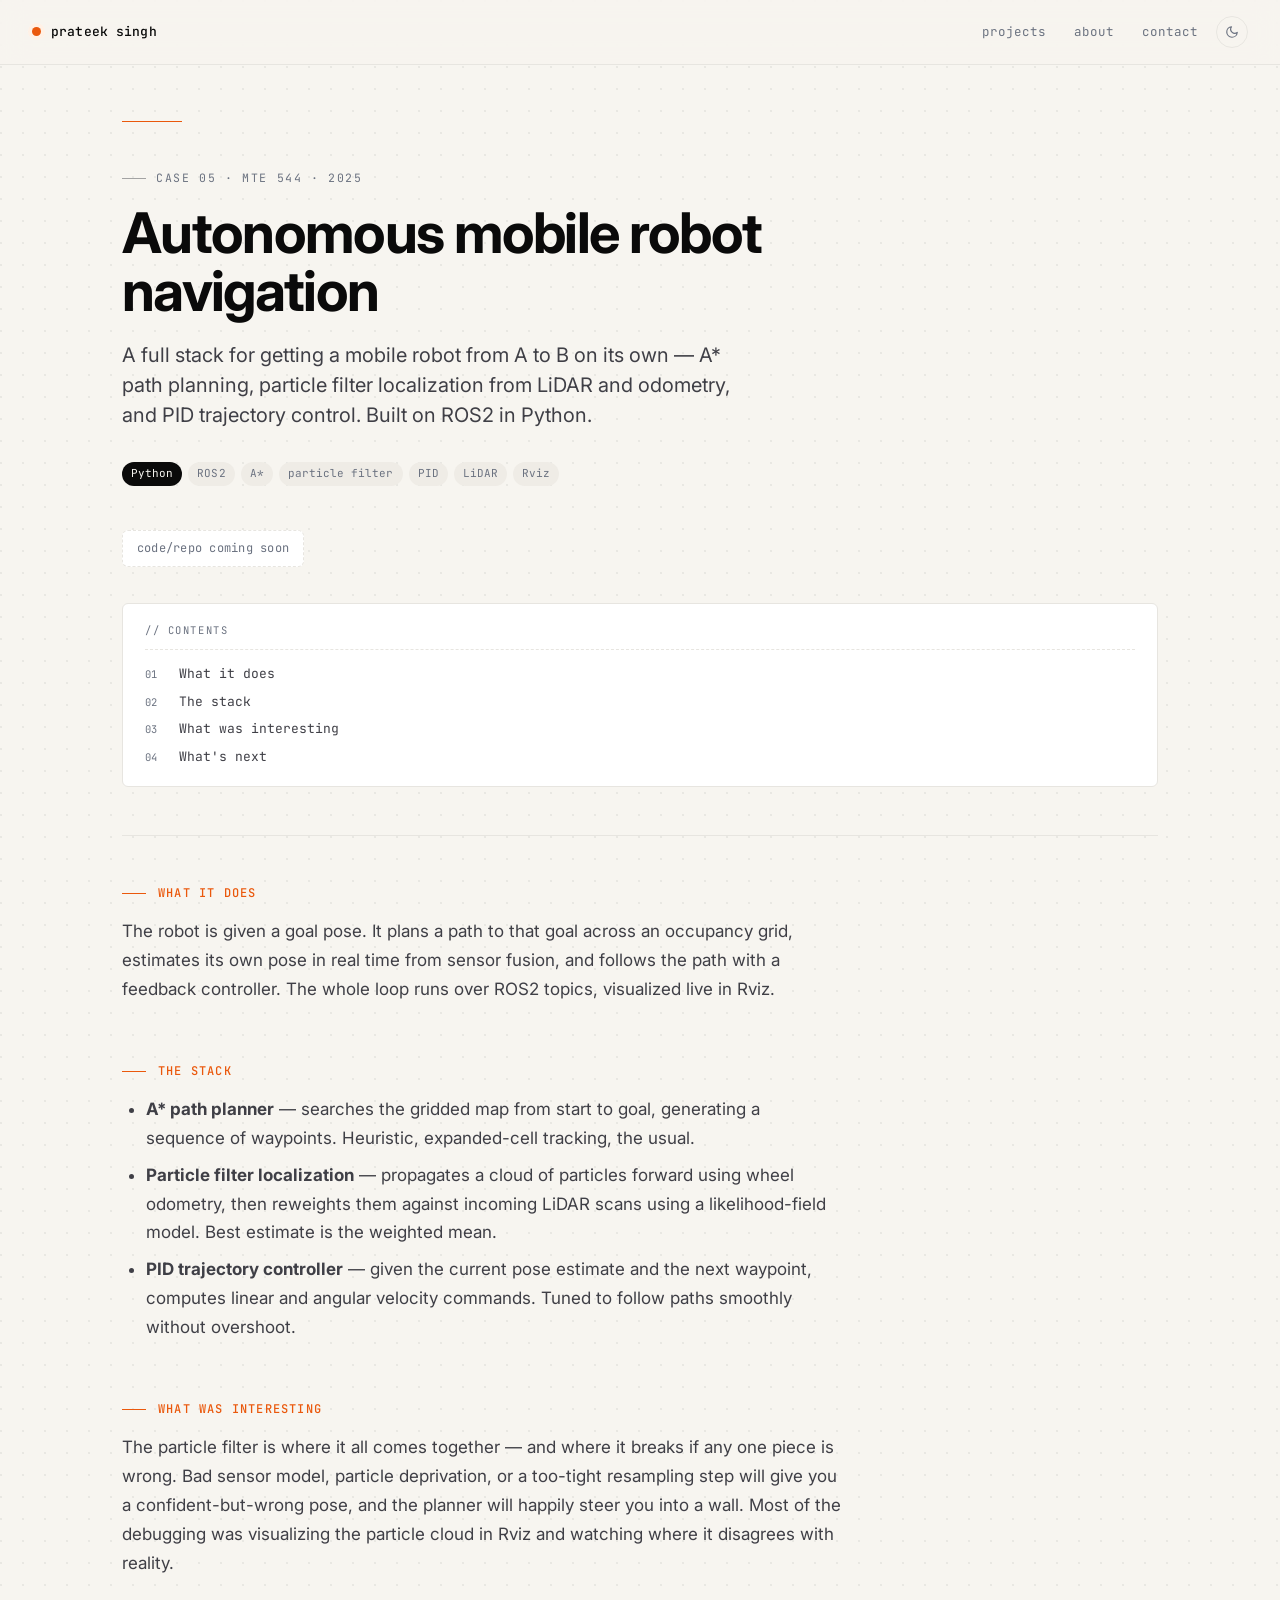
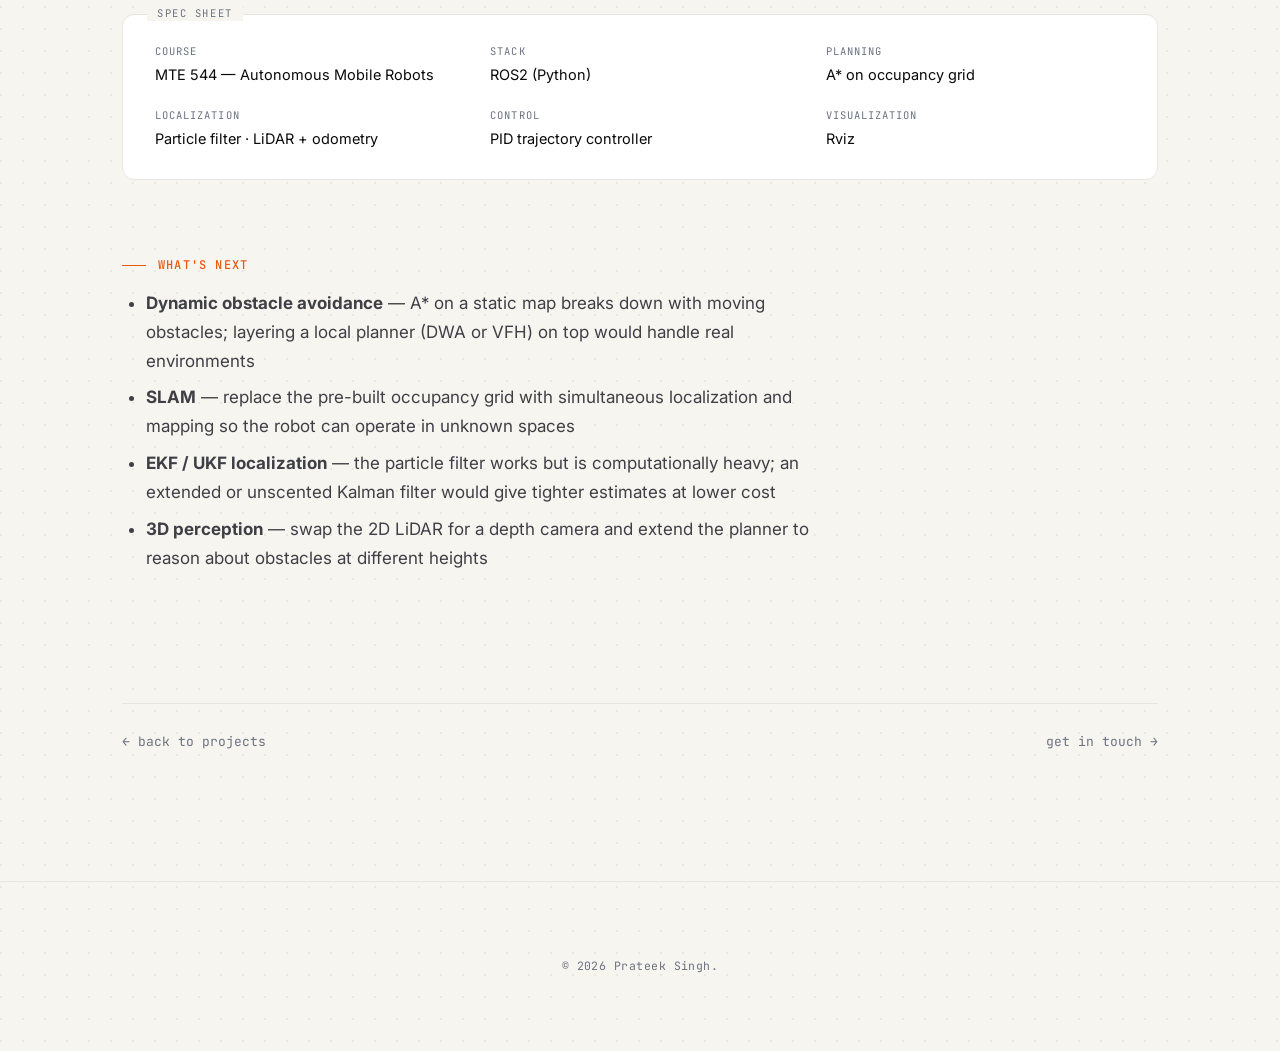
<file: projects/robot-nav.html>
<!DOCTYPE html>
<html lang="en">
<head>
  <meta charset="UTF-8" />
  <meta name="viewport" content="width=device-width, initial-scale=1.0" />
  <title>Autonomous Robot Navigation (MTE 544) — Prateek Singh</title>
  <meta name="description" content="A* path planning + particle filter localization + PID trajectory control on a ROS2 mobile robot." />
  <link rel="preconnect" href="https://fonts.googleapis.com" />
  <link rel="preconnect" href="https://fonts.gstatic.com" crossorigin />
  <link href="https://fonts.googleapis.com/css2?family=Inter:wght@400;500;600;700&family=JetBrains+Mono:wght@400;500&display=swap" rel="stylesheet" />
  <link rel="stylesheet" href="../styles.css?v=20260513b" />
  <script data-theme-init>(function(){try{var s=localStorage.getItem("theme");var d=s==="dark"||(s!=="light"&&window.matchMedia&&window.matchMedia("(prefers-color-scheme: dark)").matches);if(d)document.documentElement.setAttribute("data-theme","dark");}catch(e){}})();</script>
</head>
<body>
  <header class="nav">
    <a class="nav-brand" href="../index.html"><span class="dot"></span>prateek singh</a>
    <div class="nav-right">
      <nav class="nav-links">
      <a href="../index.html#projects">projects</a>
      <a href="../index.html#about">about</a>
      <a href="../index.html#contact">contact</a>
    </nav>
      <button class="theme-toggle" type="button" data-theme-toggle aria-label="Toggle theme">
        <svg class="icon-moon" viewBox="0 0 24 24" fill="none" stroke="currentColor" stroke-width="2" stroke-linecap="round" stroke-linejoin="round" aria-hidden="true"><path d="M21 12.79A9 9 0 1 1 11.21 3 7 7 0 0 0 21 12.79z"/></svg>
        <svg class="icon-sun" viewBox="0 0 24 24" fill="none" stroke="currentColor" stroke-width="2" stroke-linecap="round" stroke-linejoin="round" aria-hidden="true"><circle cx="12" cy="12" r="4"/><path d="M12 2v2M12 20v2M4.93 4.93l1.41 1.41M17.66 17.66l1.41 1.41M2 12h2M20 12h2M4.93 19.07l1.41-1.41M17.66 6.34l1.41-1.41"/></svg>
      </button>
    </div>
  </header>
  <main>
    <article class="project-page">
      <p class="eyebrow">case 05 · MTE 544 · 2025</p>
      <h1>Autonomous mobile robot navigation</h1>
      <p class="tagline">
        A full stack for getting a mobile robot from A to B on its own — A* path planning,
        particle filter localization from LiDAR and odometry, and PID trajectory control.
        Built on ROS2 in Python.
      </p>

      <div class="project-meta-row">
        <span class="tag code">Python</span>
        <span class="tag">ROS2</span>
        <span class="tag">A*</span>
        <span class="tag">particle filter</span>
        <span class="tag">PID</span>
        <span class="tag">LiDAR</span>
        <span class="tag">Rviz</span>
      </div>

      <span class="coming-soon">code/repo coming soon</span>

      <section class="project-body">
        <h2>What it does</h2>
        <p>
          The robot is given a goal pose. It plans a path to that goal across an occupancy
          grid, estimates its own pose in real time from sensor fusion, and follows the
          path with a feedback controller. The whole loop runs over ROS2 topics, visualized
          live in Rviz.
        </p>

        <h2>The stack</h2>
        <ul>
          <li>
            <strong>A* path planner</strong> — searches the gridded map from start to goal,
            generating a sequence of waypoints. Heuristic, expanded-cell tracking, the usual.
          </li>
          <li>
            <strong>Particle filter localization</strong> — propagates a cloud of particles
            forward using wheel odometry, then reweights them against incoming LiDAR scans
            using a likelihood-field model. Best estimate is the weighted mean.
          </li>
          <li>
            <strong>PID trajectory controller</strong> — given the current pose estimate
            and the next waypoint, computes linear and angular velocity commands. Tuned
            to follow paths smoothly without overshoot.
          </li>
        </ul>

        <h2>What was interesting</h2>
        <p>
          The particle filter is where it all comes together — and where it breaks if any
          one piece is wrong. Bad sensor model, particle deprivation, or a too-tight
          resampling step will give you a confident-but-wrong pose, and the planner will
          happily steer you into a wall. Most of the debugging was visualizing the
          particle cloud in Rviz and watching where it disagrees with reality.
        </p>

        <dl class="specs">
          <div><dt>Course</dt><dd>MTE 544 — Autonomous Mobile Robots</dd></div>
          <div><dt>Stack</dt><dd>ROS2 (Python)</dd></div>
          <div><dt>Planning</dt><dd>A* on occupancy grid</dd></div>
          <div><dt>Localization</dt><dd>Particle filter · LiDAR + odometry</dd></div>
          <div><dt>Control</dt><dd>PID trajectory controller</dd></div>
          <div><dt>Visualization</dt><dd>Rviz</dd></div>
        </dl>

        <h2>What's next</h2>
        <ul>
          <li><strong>Dynamic obstacle avoidance</strong> — A* on a static map breaks down with moving obstacles; layering a local planner (DWA or VFH) on top would handle real environments</li>
          <li><strong>SLAM</strong> — replace the pre-built occupancy grid with simultaneous localization and mapping so the robot can operate in unknown spaces</li>
          <li><strong>EKF / UKF localization</strong> — the particle filter works but is computationally heavy; an extended or unscented Kalman filter would give tighter estimates at lower cost</li>
          <li><strong>3D perception</strong> — swap the 2D LiDAR for a depth camera and extend the planner to reason about obstacles at different heights</li>
        </ul>
      </section>

      <div class="page-end">
        <a href="../index.html#projects">← back to projects</a>
        <a href="../index.html#contact">get in touch →</a>
      </div>
    </article>
  </main>
  <footer class="footer">
    <p>© <span id="year"></span> Prateek Singh.</p>
  </footer>
  <script>document.getElementById('year').textContent = new Date().getFullYear();</script>
  <script src="../theme.js" defer></script>
  <script src="../toc.js" defer></script>
</body>
</html>
</file>
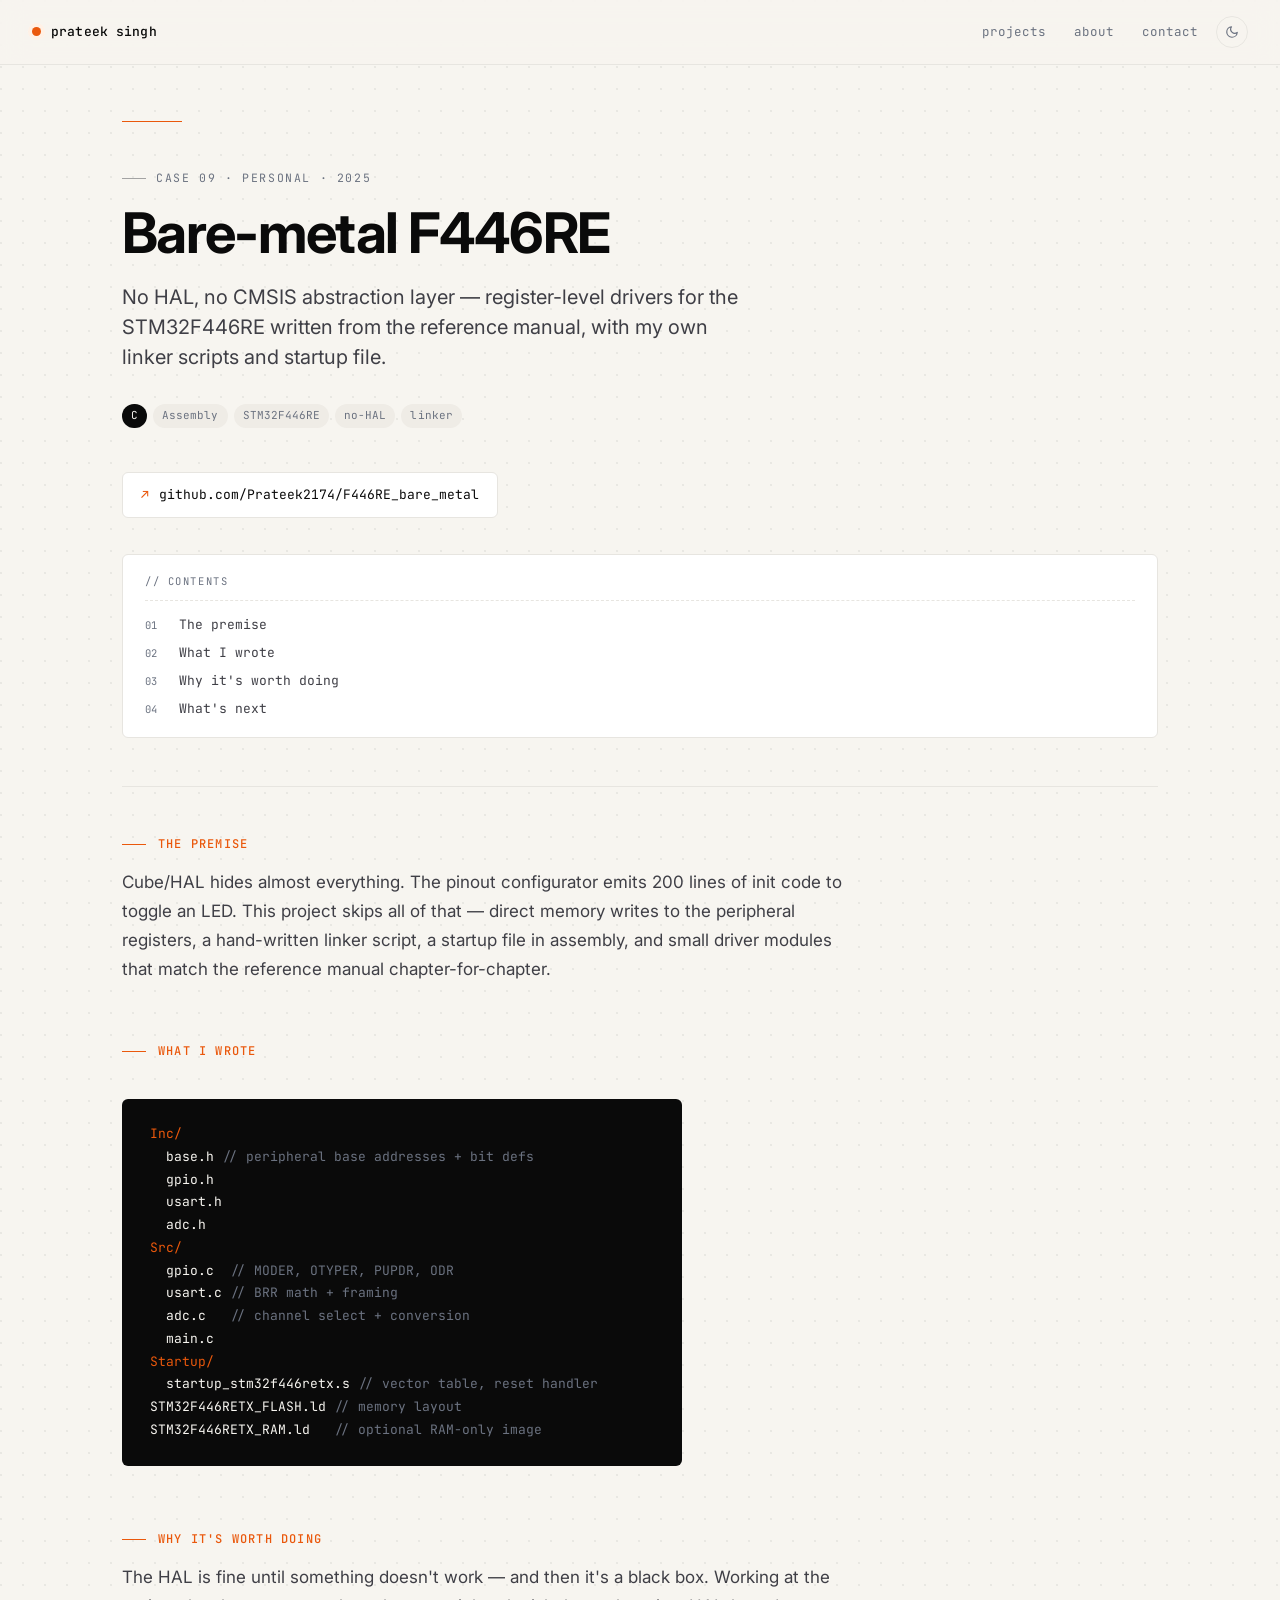
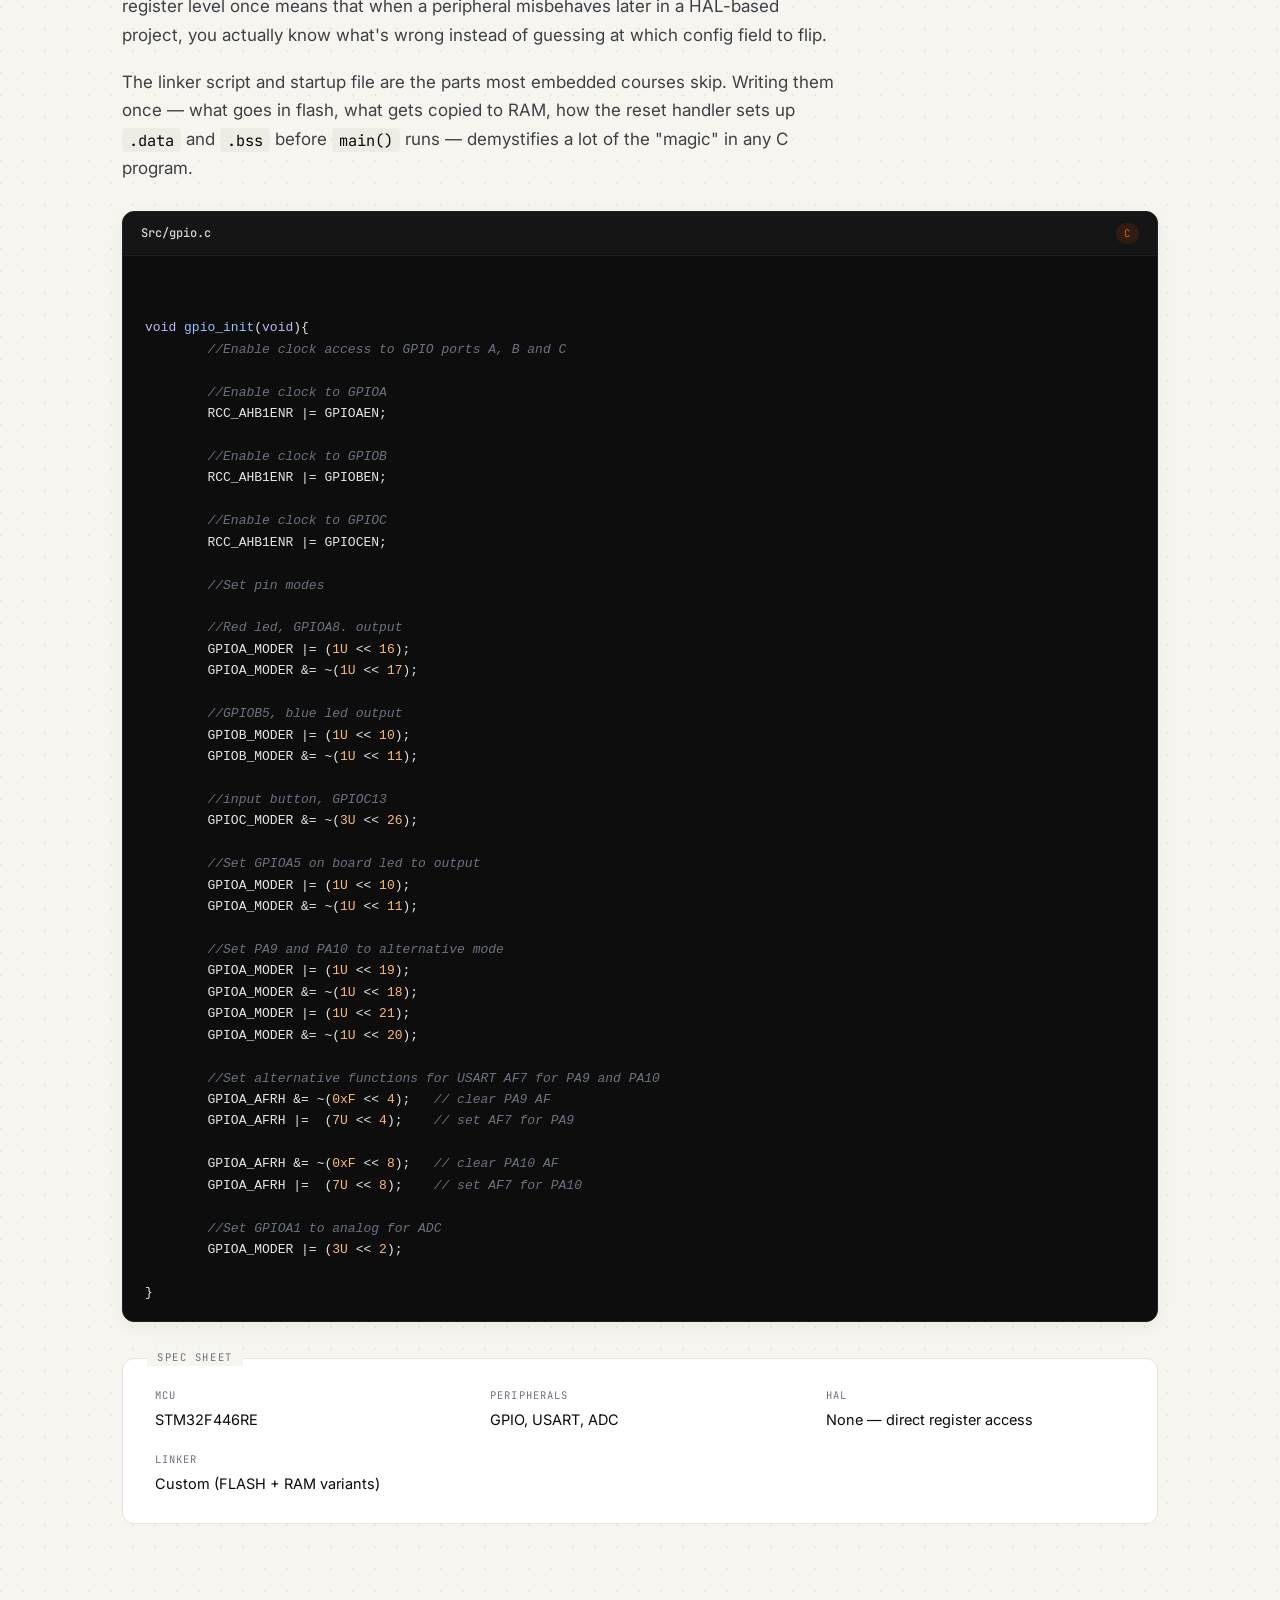
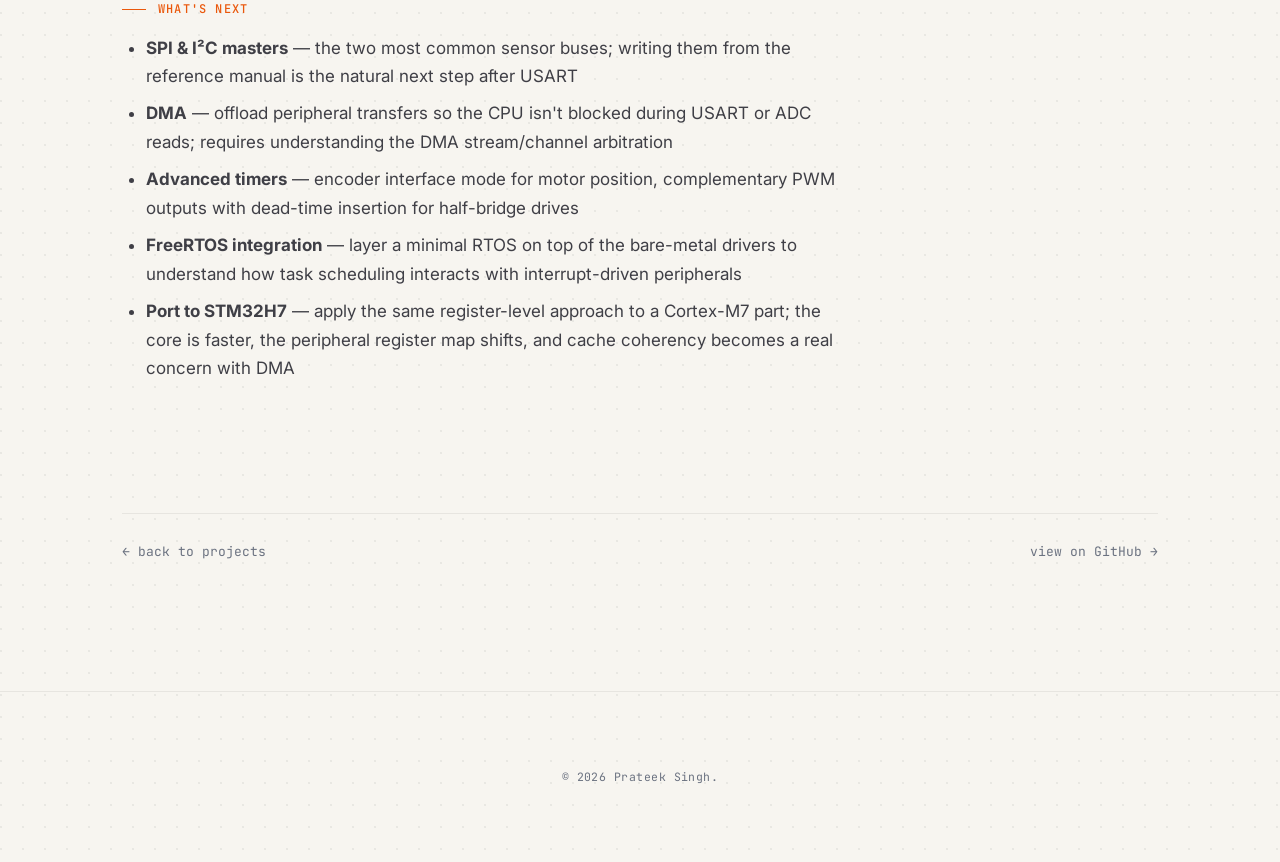
<file: projects/stm32-bare-metal.html>
<!DOCTYPE html>
<html lang="en">
<head>
  <meta charset="UTF-8" />
  <meta name="viewport" content="width=device-width, initial-scale=1.0" />
  <title>Bare-metal F446RE — Prateek Singh</title>
  <meta name="description" content="Bare-metal F446RE — a project by Prateek Singh." />
  <link rel="preconnect" href="https://fonts.googleapis.com" />
  <link rel="preconnect" href="https://fonts.gstatic.com" crossorigin />
  <link href="https://fonts.googleapis.com/css2?family=Inter:wght@400;500;600;700&family=JetBrains+Mono:wght@400;500&display=swap" rel="stylesheet" />
  <link rel="stylesheet" href="../styles.css?v=20260513b" />
  <script data-theme-init>(function(){try{var s=localStorage.getItem("theme");var d=s==="dark"||(s!=="light"&&window.matchMedia&&window.matchMedia("(prefers-color-scheme: dark)").matches);if(d)document.documentElement.setAttribute("data-theme","dark");}catch(e){}})();</script>
</head>
<body>
  <header class="nav">
    <a class="nav-brand" href="../index.html"><span class="dot"></span>prateek singh</a>
    <div class="nav-right">
      <nav class="nav-links">
      <a href="../index.html#projects">projects</a>
      <a href="../index.html#about">about</a>
      <a href="../index.html#contact">contact</a>
    </nav>
      <button class="theme-toggle" type="button" data-theme-toggle aria-label="Toggle theme">
        <svg class="icon-moon" viewBox="0 0 24 24" fill="none" stroke="currentColor" stroke-width="2" stroke-linecap="round" stroke-linejoin="round" aria-hidden="true"><path d="M21 12.79A9 9 0 1 1 11.21 3 7 7 0 0 0 21 12.79z"/></svg>
        <svg class="icon-sun" viewBox="0 0 24 24" fill="none" stroke="currentColor" stroke-width="2" stroke-linecap="round" stroke-linejoin="round" aria-hidden="true"><circle cx="12" cy="12" r="4"/><path d="M12 2v2M12 20v2M4.93 4.93l1.41 1.41M17.66 17.66l1.41 1.41M2 12h2M20 12h2M4.93 19.07l1.41-1.41M17.66 6.34l1.41-1.41"/></svg>
      </button>
    </div>
  </header>
  <main>
    <article class="project-page">
      <p class="eyebrow">case 09 · Personal · 2025</p>
      <h1>Bare-metal F446RE</h1>
      <p class="tagline">
        No HAL, no CMSIS abstraction layer — register-level drivers for the STM32F446RE
        written from the reference manual, with my own linker scripts and startup file.
      </p>

      <div class="project-meta-row">
        <span class="tag code">C</span>
        <span class="tag">Assembly</span>
        <span class="tag">STM32F446RE</span>
        <span class="tag">no-HAL</span>
        <span class="tag">linker</span>
      </div>

      <a class="repo-link" href="https://github.com/Prateek2174/F446RE_bare_metal" target="_blank" rel="noopener">
        <span class="gh">↗</span> github.com/Prateek2174/F446RE_bare_metal
      </a>

      <section class="project-body">
        <h2>The premise</h2>
        <p>
          Cube/HAL hides almost everything. The pinout configurator emits 200 lines of
          init code to toggle an LED. This project skips all of that — direct memory
          writes to the peripheral registers, a hand-written linker script, a startup
          file in assembly, and small driver modules that match the reference manual
          chapter-for-chapter.
        </p>

        <h2>What I wrote</h2>
        <div class="tree">
<span class="dir">Inc/</span><br>
&nbsp;&nbsp;<span class="file">base.h</span>&nbsp;<span class="dim">// peripheral base addresses + bit defs</span><br>
&nbsp;&nbsp;<span class="file">gpio.h</span><br>
&nbsp;&nbsp;<span class="file">usart.h</span><br>
&nbsp;&nbsp;<span class="file">adc.h</span><br>
<span class="dir">Src/</span><br>
&nbsp;&nbsp;<span class="file">gpio.c</span>&nbsp;&nbsp;<span class="dim">// MODER, OTYPER, PUPDR, ODR</span><br>
&nbsp;&nbsp;<span class="file">usart.c</span>&nbsp;<span class="dim">// BRR math + framing</span><br>
&nbsp;&nbsp;<span class="file">adc.c</span>&nbsp;&nbsp;&nbsp;<span class="dim">// channel select + conversion</span><br>
&nbsp;&nbsp;<span class="file">main.c</span><br>
<span class="dir">Startup/</span><br>
&nbsp;&nbsp;<span class="file">startup_stm32f446retx.s</span>&nbsp;<span class="dim">// vector table, reset handler</span><br>
<span class="file">STM32F446RETX_FLASH.ld</span>&nbsp;<span class="dim">// memory layout</span><br>
<span class="file">STM32F446RETX_RAM.ld</span>&nbsp;&nbsp;&nbsp;<span class="dim">// optional RAM-only image</span>
        </div>

        <h2>Why it's worth doing</h2>
        <p>
          The HAL is fine until something doesn't work — and then it's a black box. Working
          at the register level once means that when a peripheral misbehaves later in a
          HAL-based project, you actually know what's wrong instead of guessing at which
          config field to flip.
        </p>
        <p>
          The linker script and startup file are the parts most embedded courses skip.
          Writing them once — what goes in flash, what gets copied to RAM, how the reset
          handler sets up <code>.data</code> and <code>.bss</code> before <code>main()</code>
          runs — demystifies a lot of the "magic" in any C program.
        </p>

        <div class="code-block">
          <div class="code-head">
            <span class="code-file">Src/gpio.c</span>
            <span class="code-lang">C</span>
          </div>
          <pre><code>

<span class="tok-kw">void</span> <span class="tok-fn">gpio_init</span>(<span class="tok-kw">void</span>){
	<span class="tok-comment">//Enable clock access to GPIO ports A, B and C</span>

	<span class="tok-comment">//Enable clock to GPIOA</span>
	RCC_AHB1ENR |= GPIOAEN;

	<span class="tok-comment">//Enable clock to GPIOB</span>
	RCC_AHB1ENR |= GPIOBEN;

	<span class="tok-comment">//Enable clock to GPIOC</span>
	RCC_AHB1ENR |= GPIOCEN;

	<span class="tok-comment">//Set pin modes</span>

	<span class="tok-comment">//Red led, GPIOA8. output</span>
	GPIOA_MODER |= (<span class="tok-num">1U</span> &lt;&lt; <span class="tok-num">16</span>);
	GPIOA_MODER &amp;= ~(<span class="tok-num">1U</span> &lt;&lt; <span class="tok-num">17</span>);

	<span class="tok-comment">//GPIOB5, blue led output</span>
	GPIOB_MODER |= (<span class="tok-num">1U</span> &lt;&lt; <span class="tok-num">10</span>);
	GPIOB_MODER &amp;= ~(<span class="tok-num">1U</span> &lt;&lt; <span class="tok-num">11</span>);

	<span class="tok-comment">//input button, GPIOC13</span>
	GPIOC_MODER &amp;= ~(<span class="tok-num">3U</span> &lt;&lt; <span class="tok-num">26</span>);

	<span class="tok-comment">//Set GPIOA5 on board led to output</span>
	GPIOA_MODER |= (<span class="tok-num">1U</span> &lt;&lt; <span class="tok-num">10</span>);
	GPIOA_MODER &amp;= ~(<span class="tok-num">1U</span> &lt;&lt; <span class="tok-num">11</span>);

	<span class="tok-comment">//Set PA9 and PA10 to alternative mode</span>
	GPIOA_MODER |= (<span class="tok-num">1U</span> &lt;&lt; <span class="tok-num">19</span>);
	GPIOA_MODER &amp;= ~(<span class="tok-num">1U</span> &lt;&lt; <span class="tok-num">18</span>);
	GPIOA_MODER |= (<span class="tok-num">1U</span> &lt;&lt; <span class="tok-num">21</span>);
	GPIOA_MODER &amp;= ~(<span class="tok-num">1U</span> &lt;&lt; <span class="tok-num">20</span>);

	<span class="tok-comment">//Set alternative functions for USART AF7 for PA9 and PA10</span>
	GPIOA_AFRH &amp;= ~(<span class="tok-num">0xF</span> &lt;&lt; <span class="tok-num">4</span>);   <span class="tok-comment">// clear PA9 AF</span>
	GPIOA_AFRH |=  (<span class="tok-num">7U</span> &lt;&lt; <span class="tok-num">4</span>);    <span class="tok-comment">// set AF7 for PA9</span>

	GPIOA_AFRH &amp;= ~(<span class="tok-num">0xF</span> &lt;&lt; <span class="tok-num">8</span>);   <span class="tok-comment">// clear PA10 AF</span>
	GPIOA_AFRH |=  (<span class="tok-num">7U</span> &lt;&lt; <span class="tok-num">8</span>);    <span class="tok-comment">// set AF7 for PA10</span>

	<span class="tok-comment">//Set GPIOA1 to analog for ADC</span>
	GPIOA_MODER |= (<span class="tok-num">3U</span> &lt;&lt; <span class="tok-num">2</span>);

}</code></pre>
        </div>

        <dl class="specs">
          <div><dt>MCU</dt><dd>STM32F446RE</dd></div>
          <div><dt>Peripherals</dt><dd>GPIO, USART, ADC</dd></div>
          <div><dt>HAL</dt><dd>None — direct register access</dd></div>
          <div><dt>Linker</dt><dd>Custom (FLASH + RAM variants)</dd></div>
        </dl>

        <h2>What's next</h2>
        <ul>
          <li><strong>SPI &amp; I²C masters</strong> — the two most common sensor buses; writing them from the reference manual is the natural next step after USART</li>
          <li><strong>DMA</strong> — offload peripheral transfers so the CPU isn't blocked during USART or ADC reads; requires understanding the DMA stream/channel arbitration</li>
          <li><strong>Advanced timers</strong> — encoder interface mode for motor position, complementary PWM outputs with dead-time insertion for half-bridge drives</li>
          <li><strong>FreeRTOS integration</strong> — layer a minimal RTOS on top of the bare-metal drivers to understand how task scheduling interacts with interrupt-driven peripherals</li>
          <li><strong>Port to STM32H7</strong> — apply the same register-level approach to a Cortex-M7 part; the core is faster, the peripheral register map shifts, and cache coherency becomes a real concern with DMA</li>
        </ul>
      </section>

      <div class="page-end">
        <a href="../index.html#projects">← back to projects</a>
        <a href="https://github.com/Prateek2174/F446RE_bare_metal" target="_blank" rel="noopener">view on GitHub →</a>
      </div>
    </article>
  </main>
  <footer class="footer">
    <p>© <span id="year"></span> Prateek Singh.</p>
  </footer>
  <script>document.getElementById('year').textContent = new Date().getFullYear();</script>
  <script src="../theme.js" defer></script>
  <script src="../toc.js" defer></script>
</body>
</html>
</file>
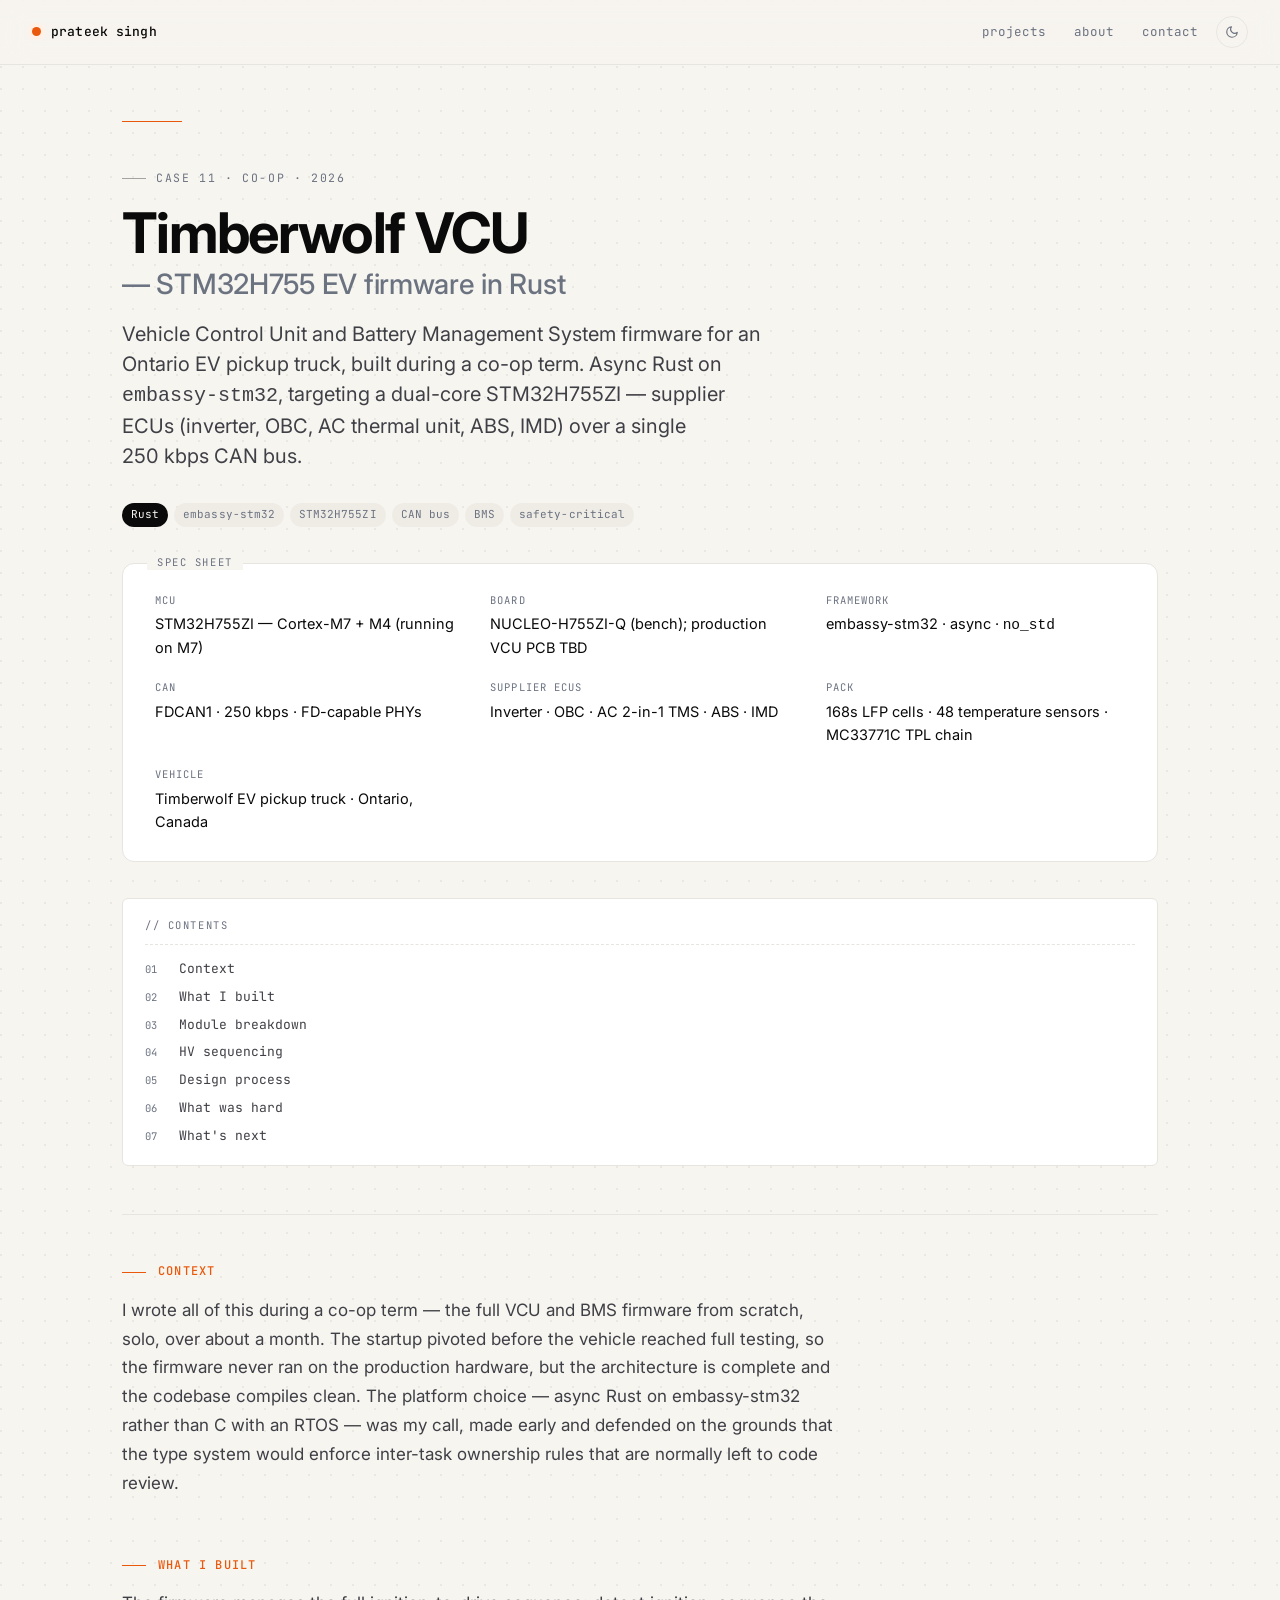
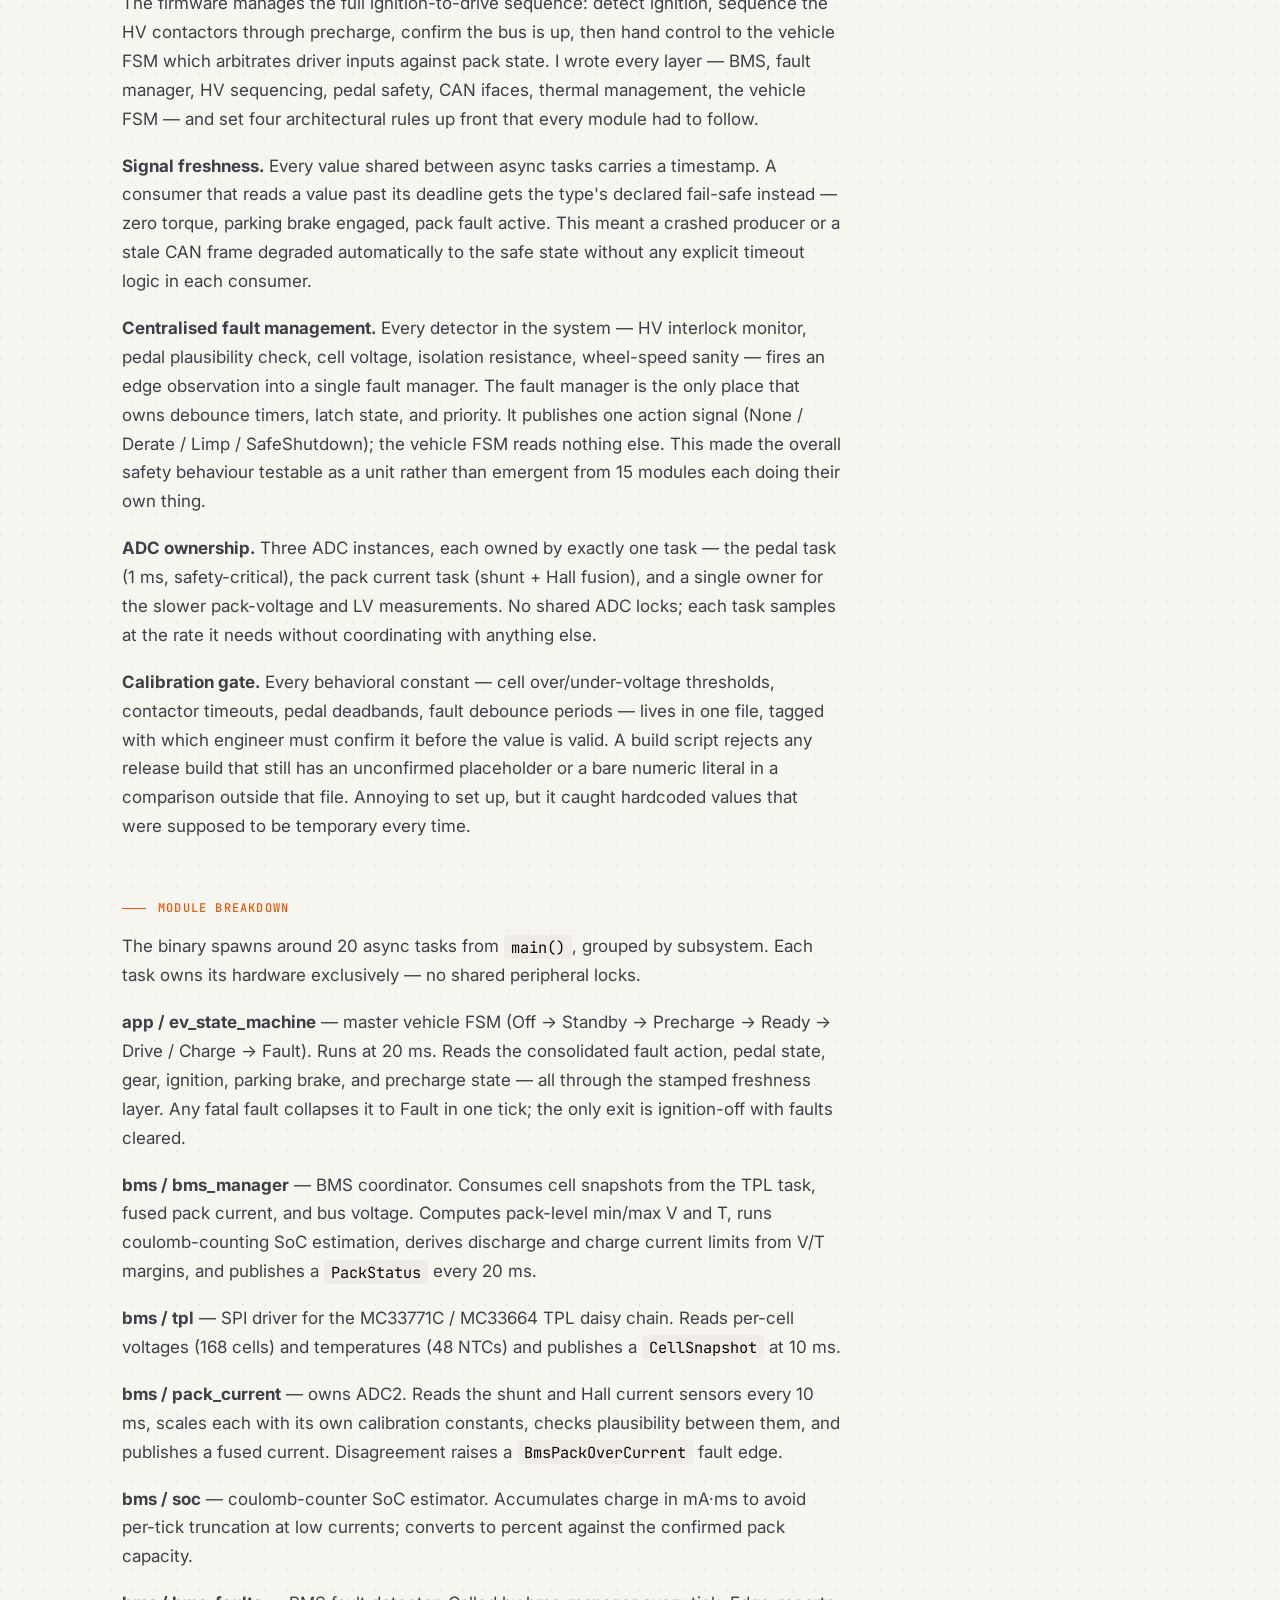
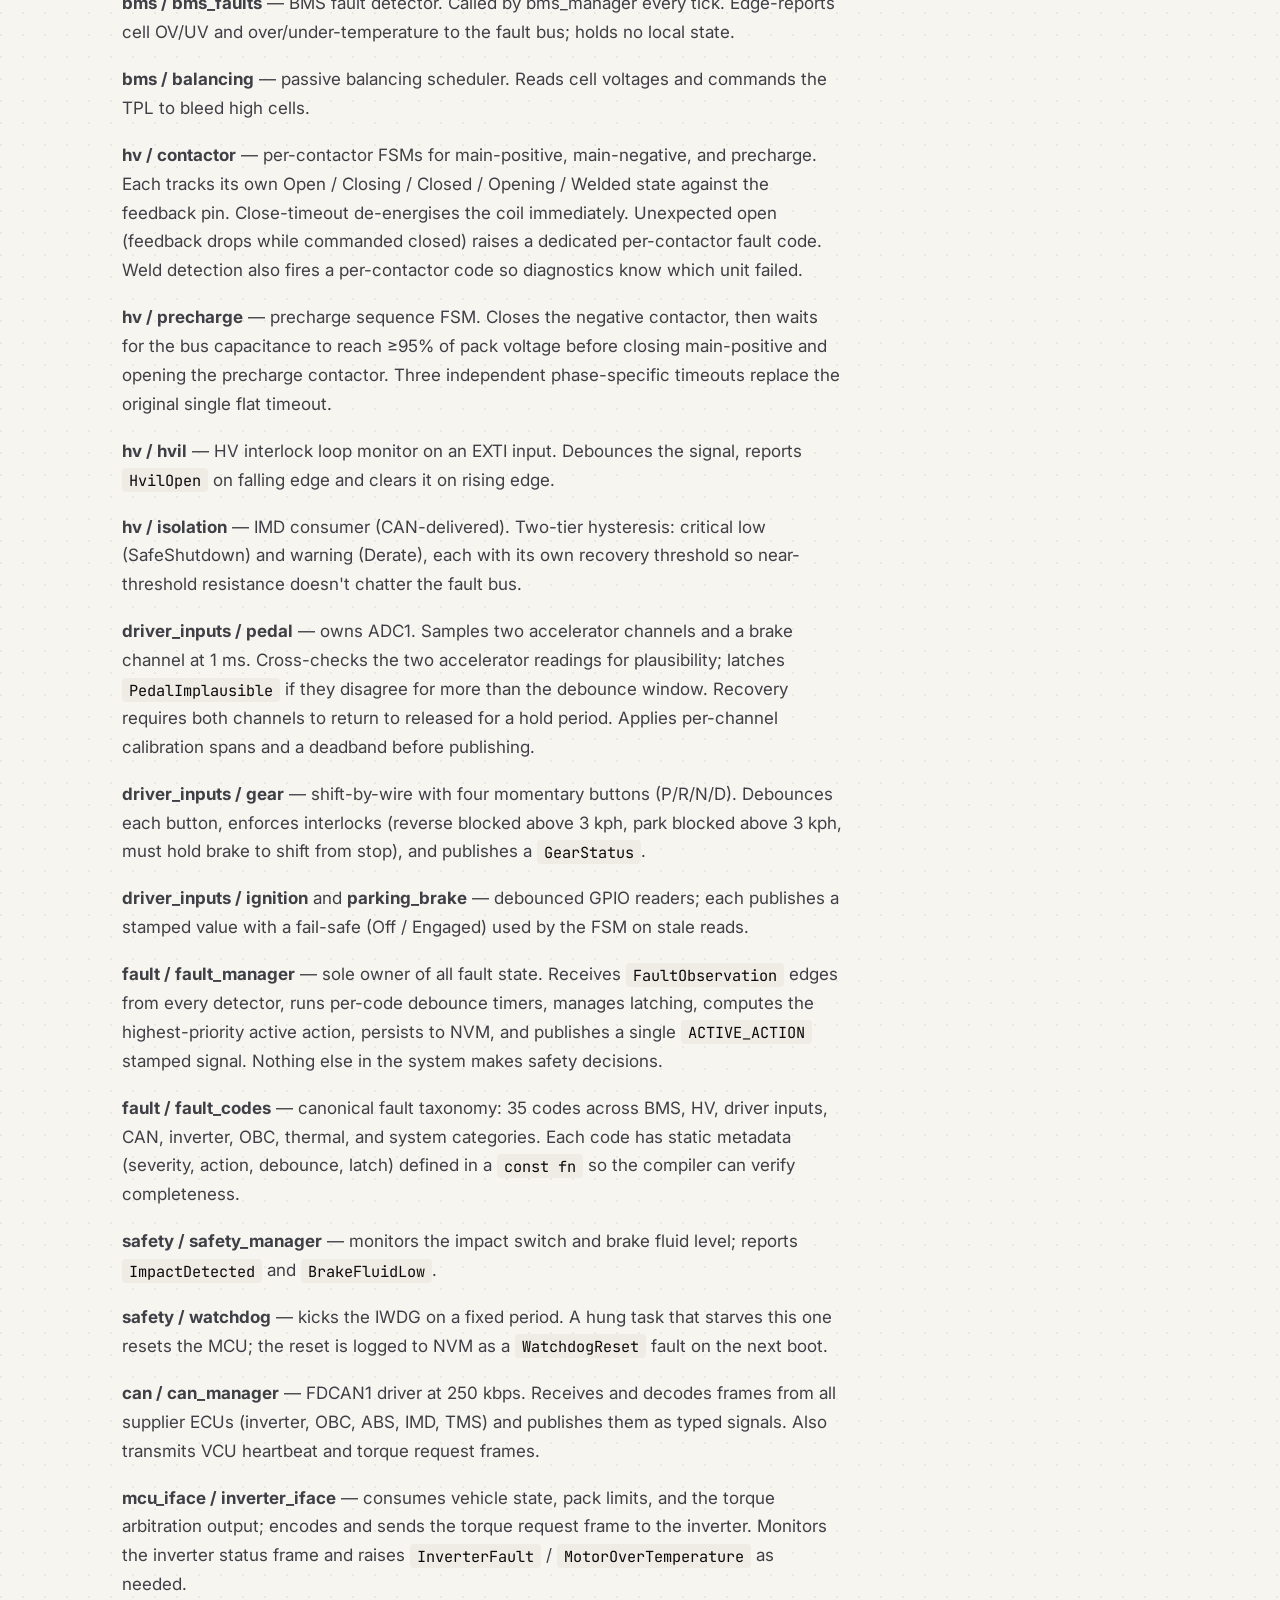
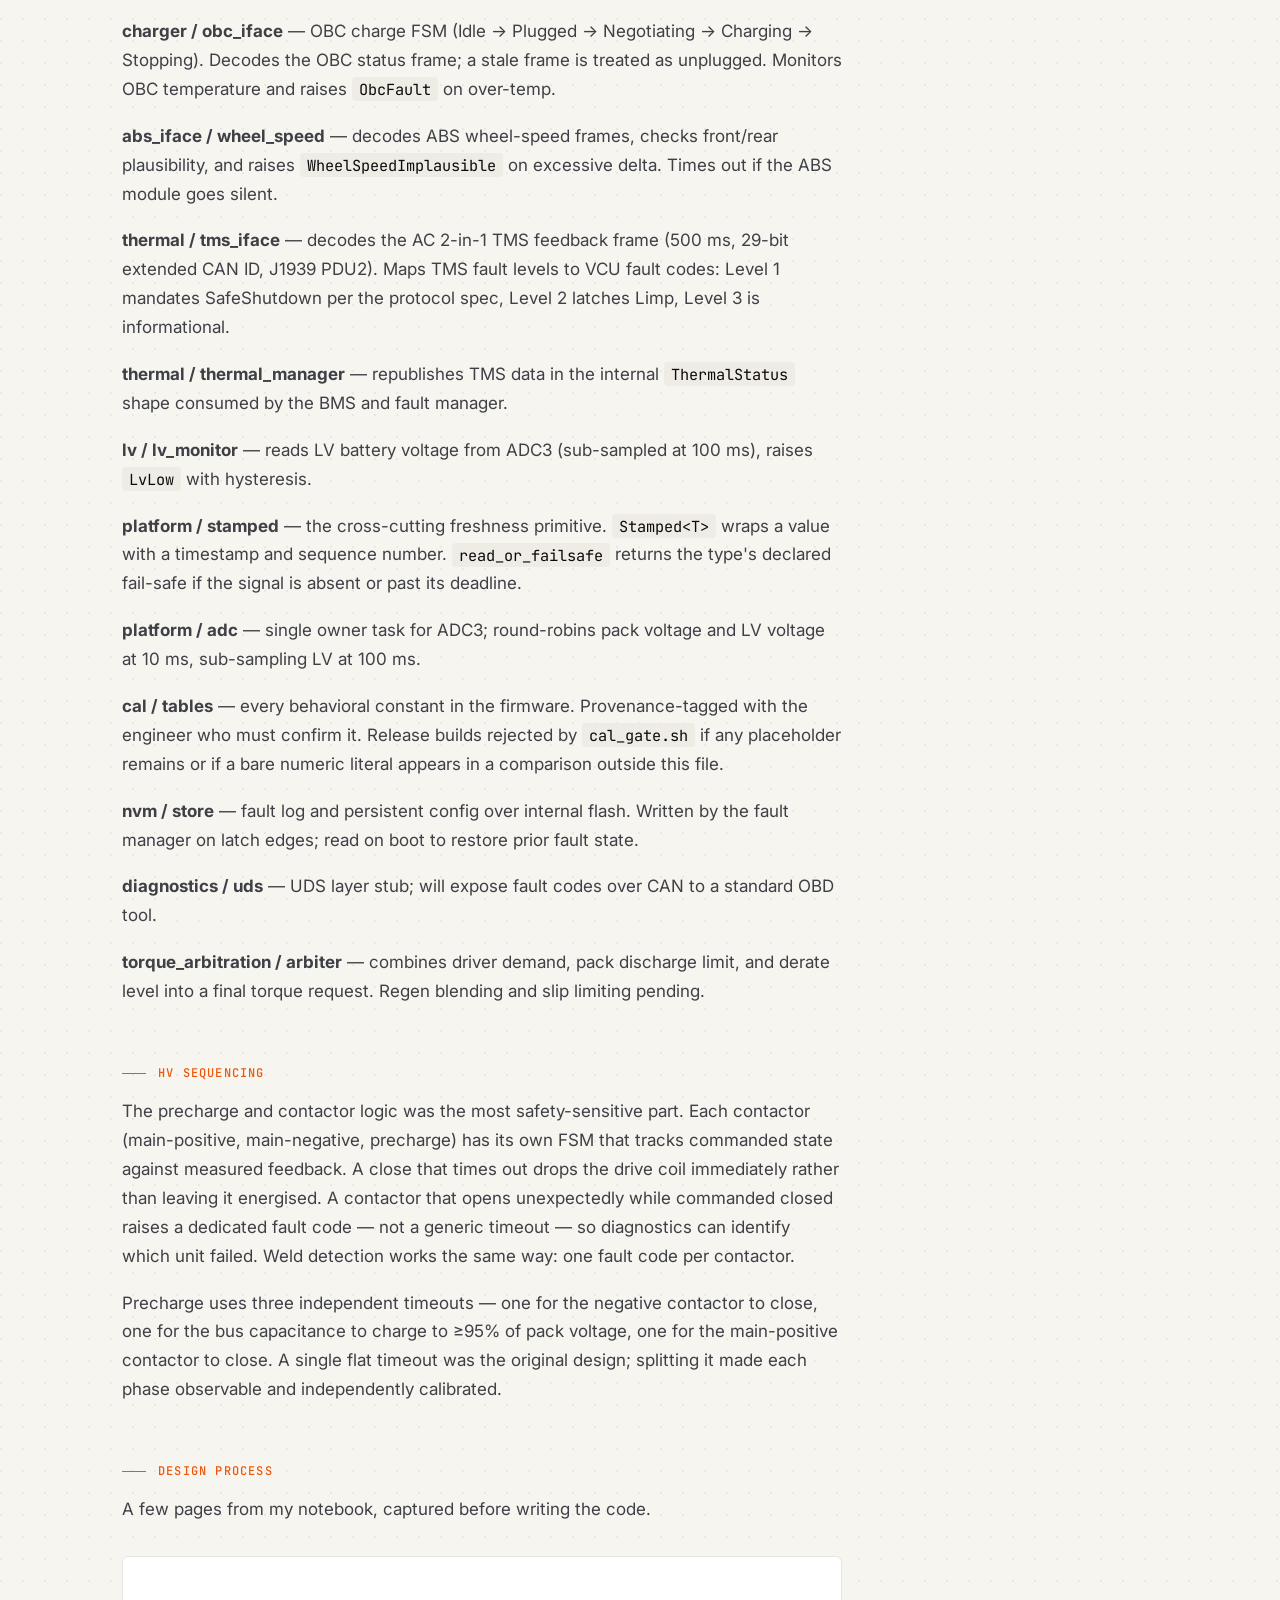
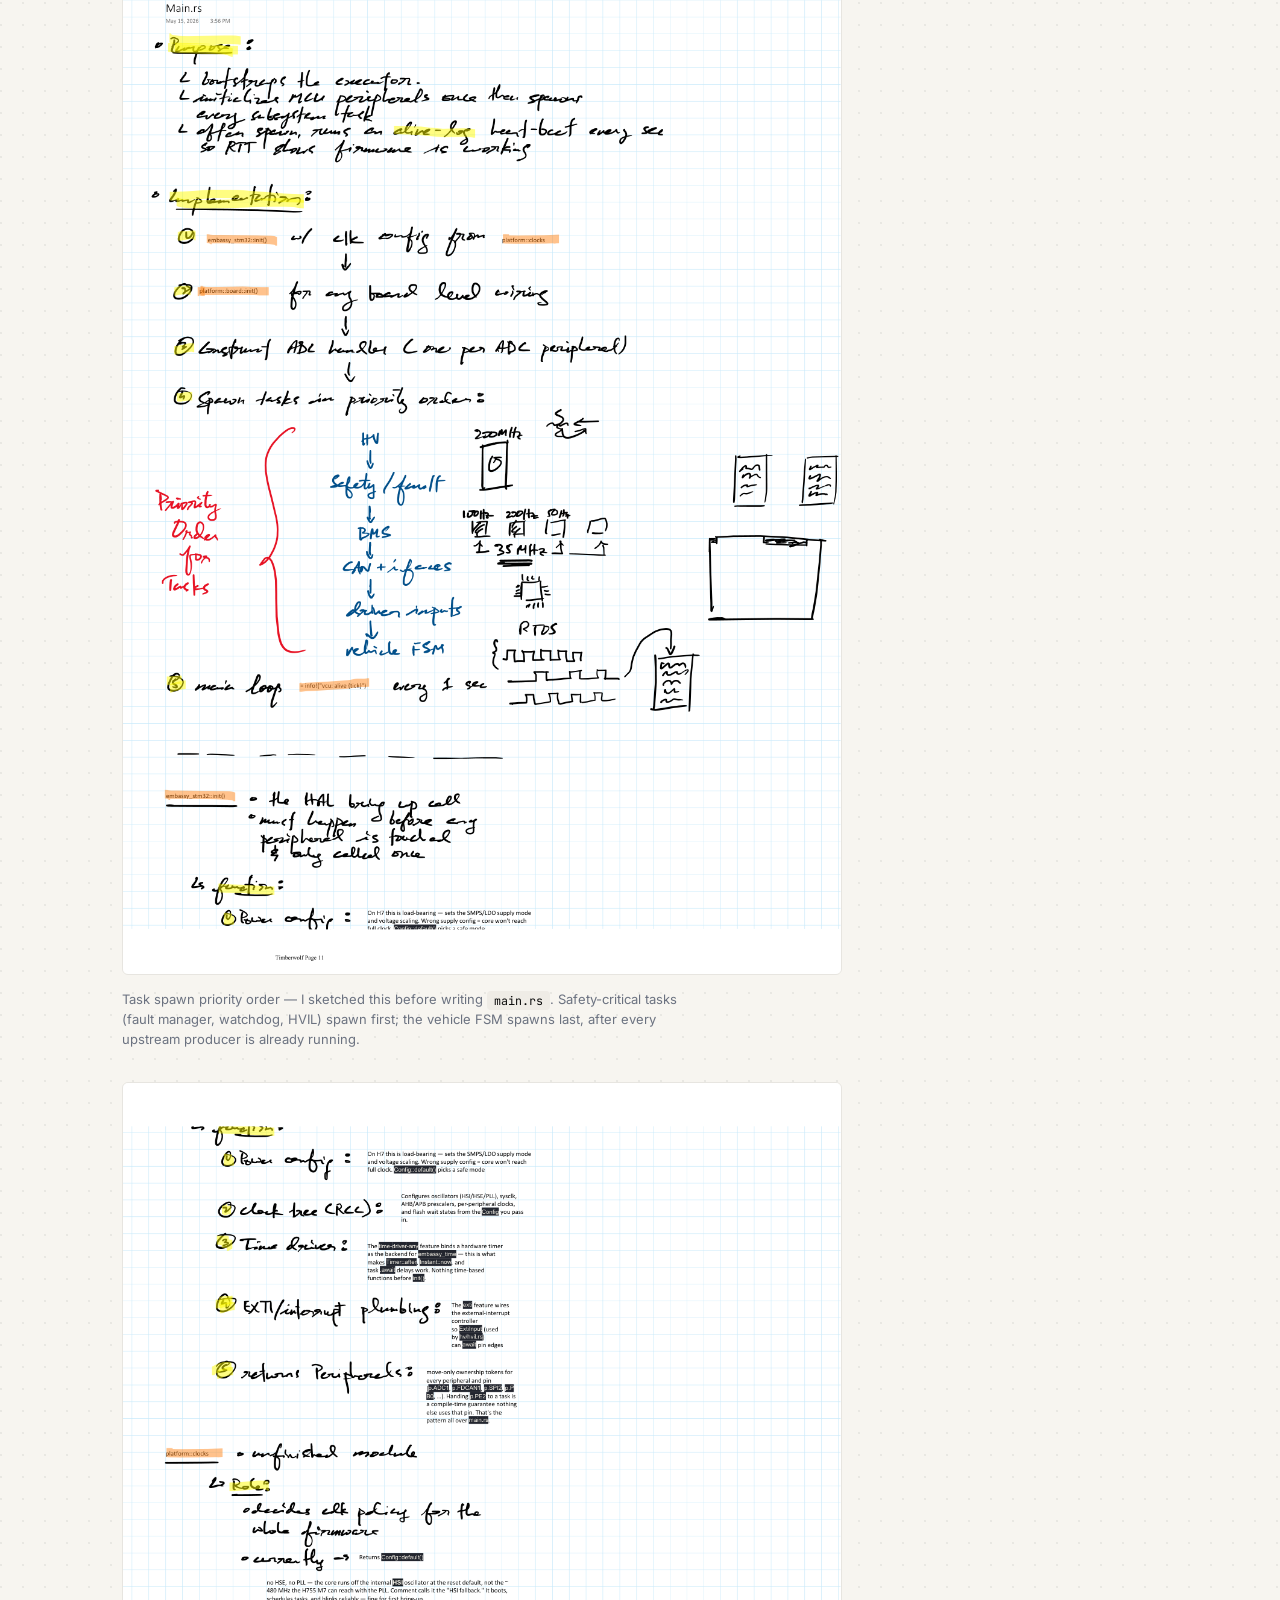
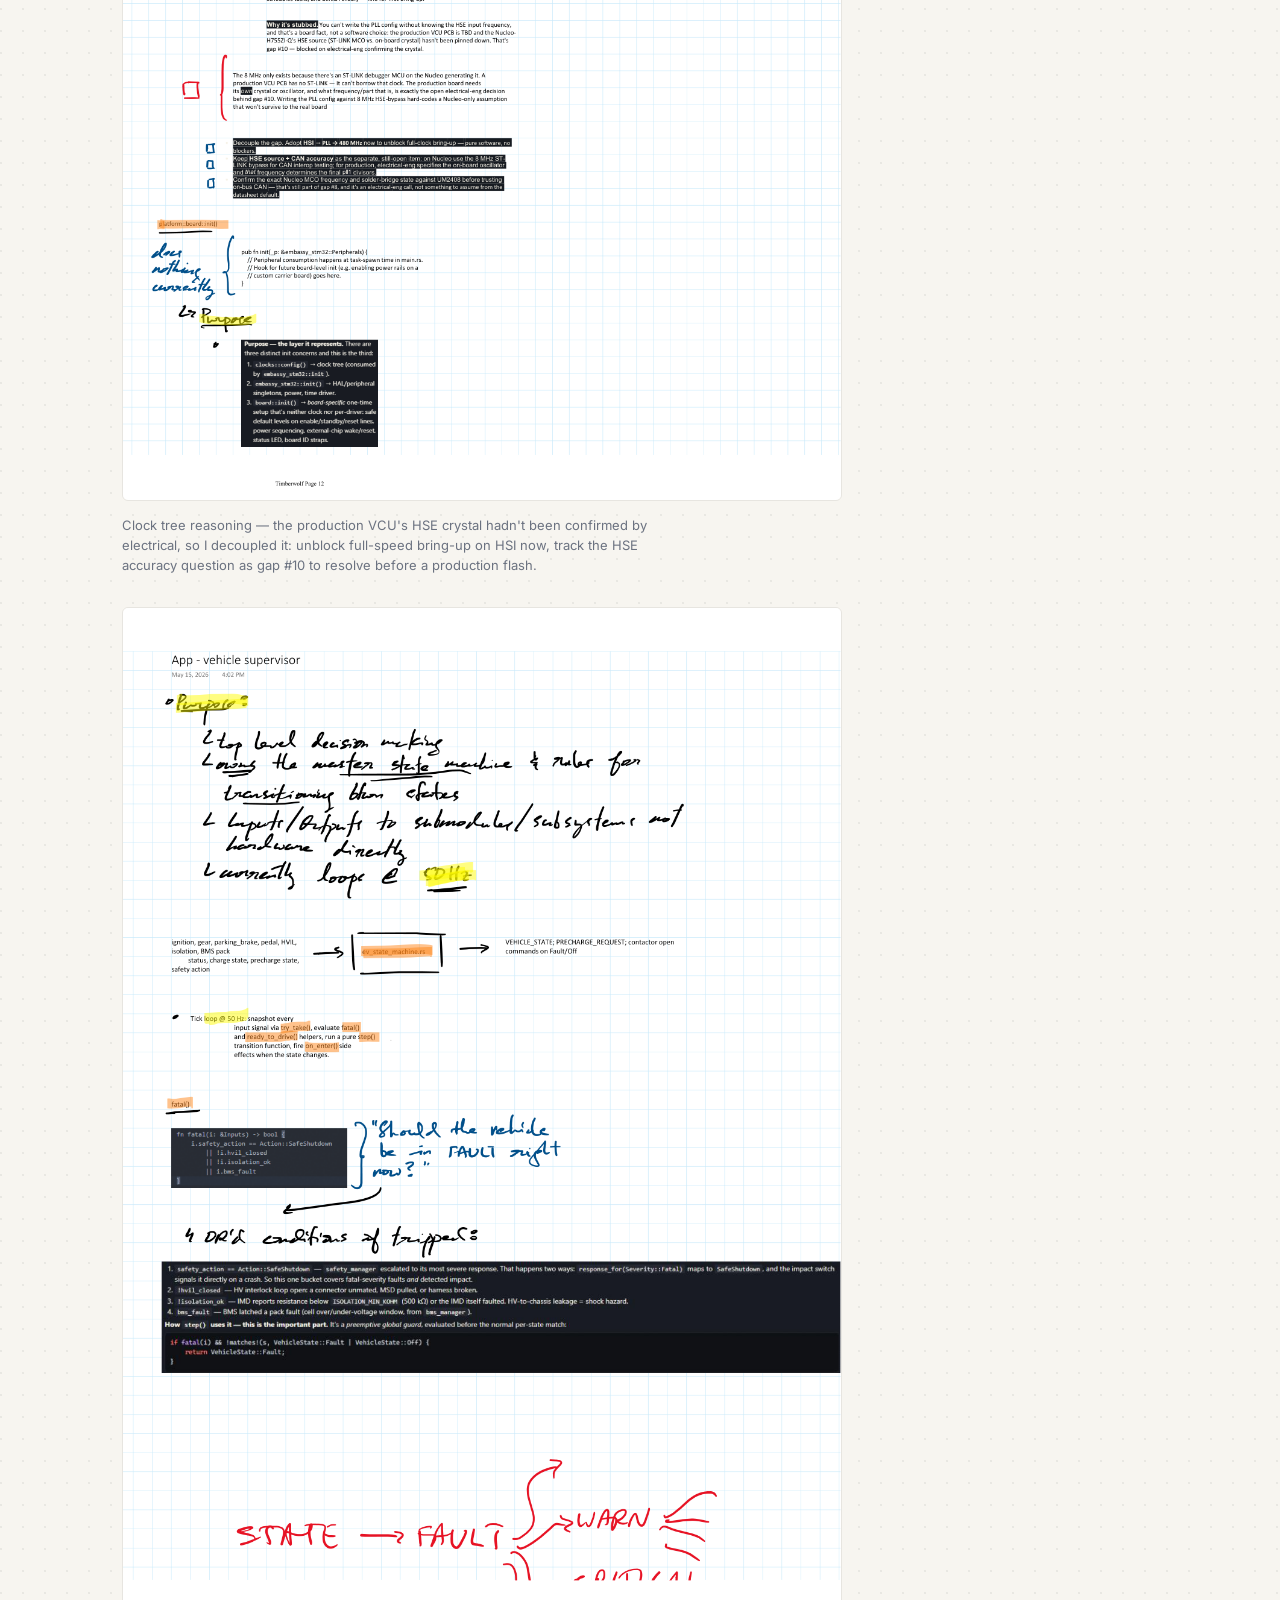
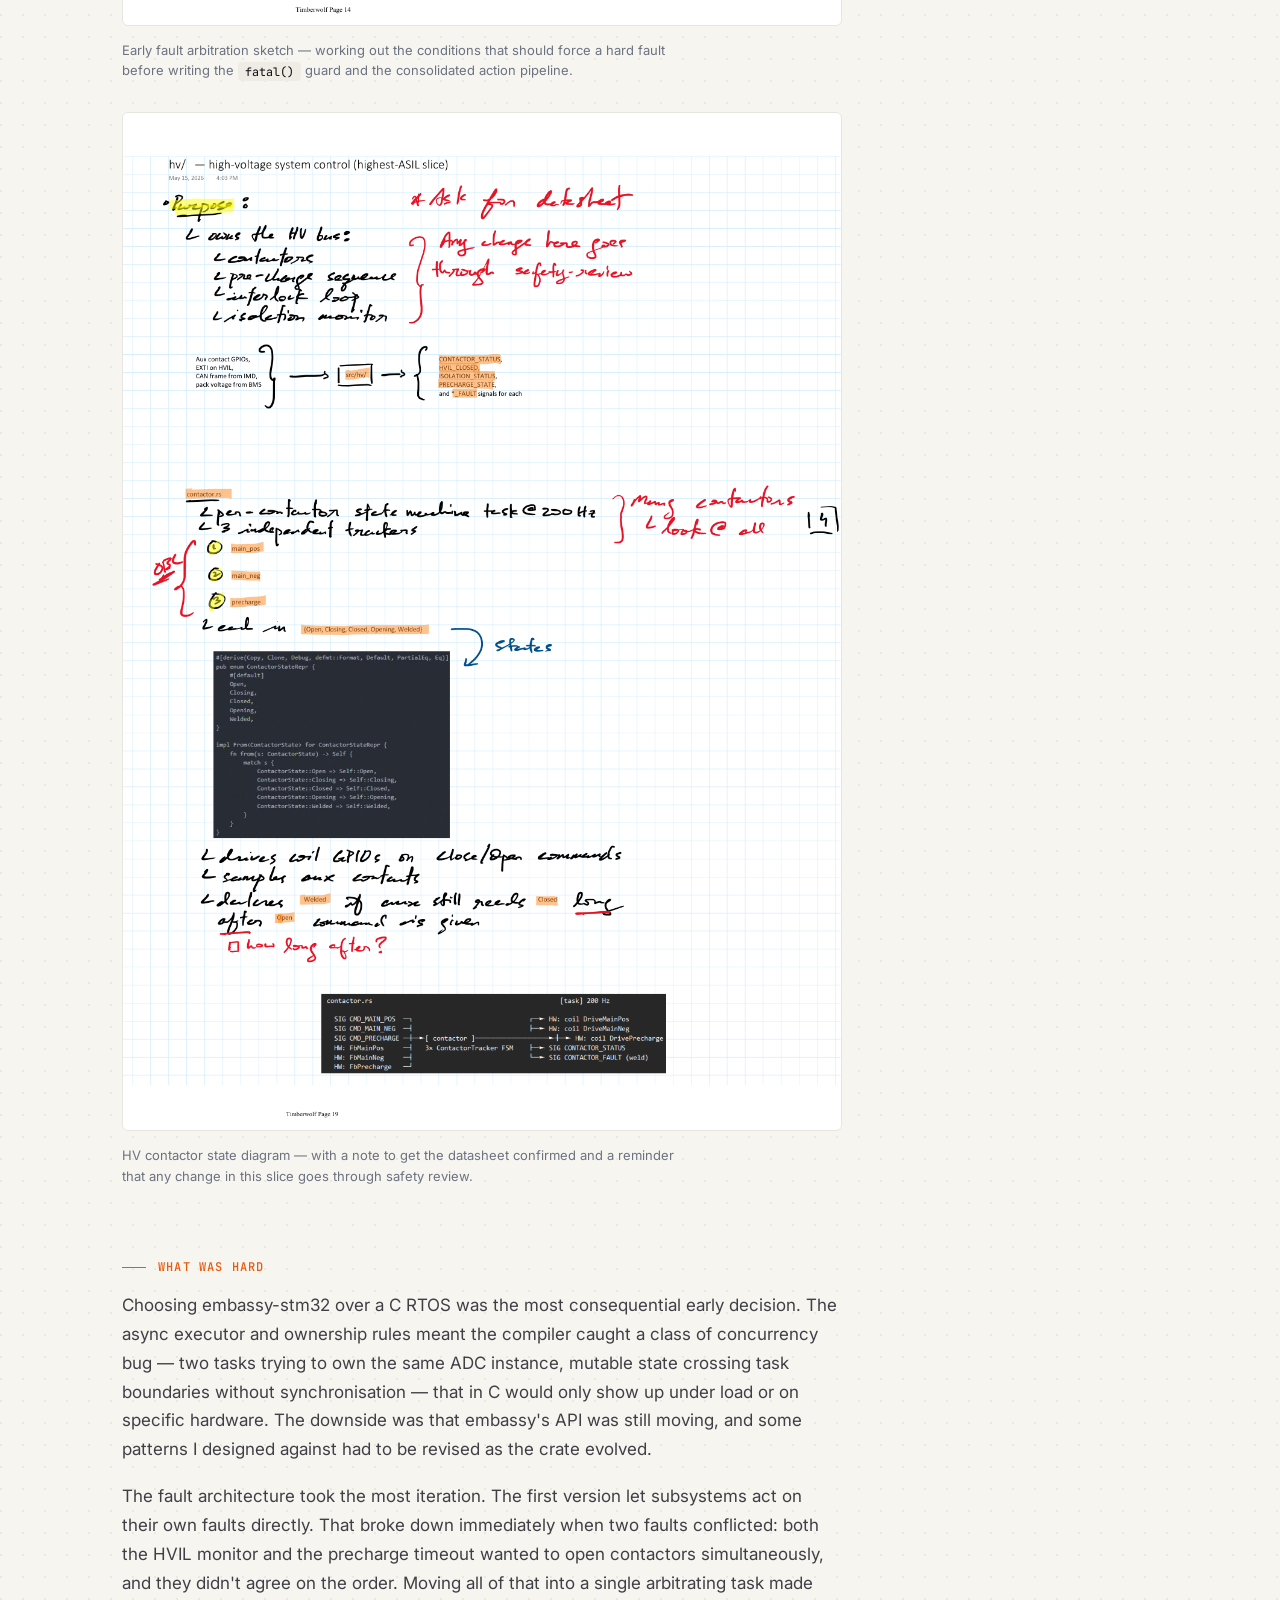
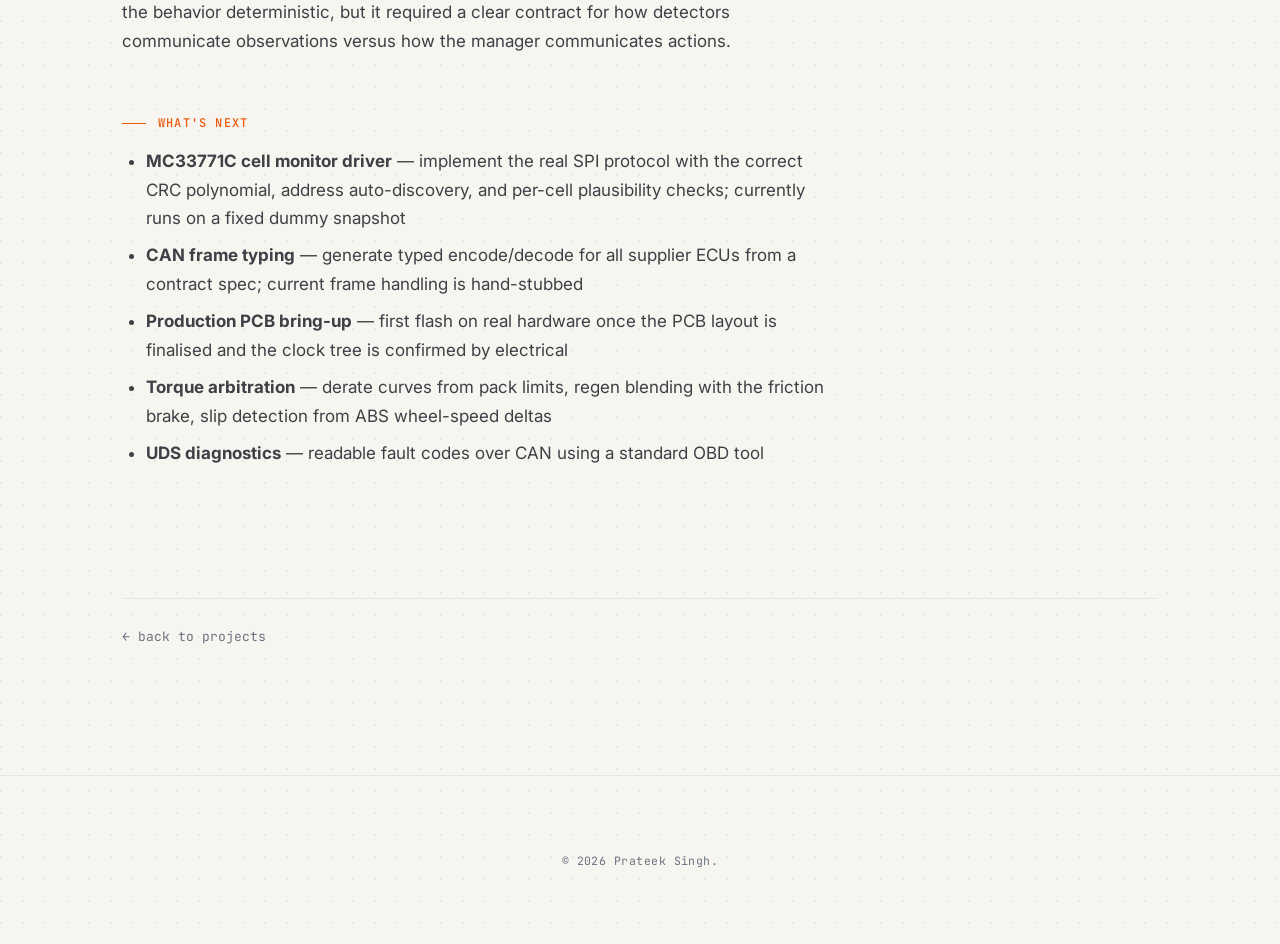
<file: projects/stm32-ev-vcu-rust.html>
<!DOCTYPE html>
<html lang="en">
<head>
  <meta charset="UTF-8" />
  <meta name="viewport" content="width=device-width, initial-scale=1.0" />
  <title>Timberwolf VCU — STM32H755 EV Firmware in Rust — Prateek Singh</title>
  <meta name="description" content="Vehicle Control Unit and BMS firmware for the Timberwolf EV pickup truck — async Rust on embassy-stm32, STM32H755ZI dual-core, safety-critical fault architecture over a CAN bus." />
  <link rel="preconnect" href="https://fonts.googleapis.com" />
  <link rel="preconnect" href="https://fonts.gstatic.com" crossorigin />
  <link href="https://fonts.googleapis.com/css2?family=Inter:wght@400;500;600;700&family=JetBrains+Mono:wght@400;500&display=swap" rel="stylesheet" />
  <link rel="stylesheet" href="../styles.css?v=20260513b" />
  <script data-theme-init>(function(){try{var s=localStorage.getItem("theme");var d=s==="dark"||(s!=="light"&&window.matchMedia&&window.matchMedia("(prefers-color-scheme: dark)").matches);if(d)document.documentElement.setAttribute("data-theme","dark");}catch(e){}})();</script>
</head>
<body>
  <header class="nav">
    <a class="nav-brand" href="../index.html"><span class="dot"></span>prateek singh</a>
    <div class="nav-right">
      <nav class="nav-links">
        <a href="../index.html#projects">projects</a>
        <a href="../index.html#about">about</a>
        <a href="../index.html#contact">contact</a>
      </nav>
      <button class="theme-toggle" type="button" data-theme-toggle aria-label="Toggle theme">
        <svg class="icon-moon" viewBox="0 0 24 24" fill="none" stroke="currentColor" stroke-width="2" stroke-linecap="round" stroke-linejoin="round" aria-hidden="true"><path d="M21 12.79A9 9 0 1 1 11.21 3 7 7 0 0 0 21 12.79z"/></svg>
        <svg class="icon-sun" viewBox="0 0 24 24" fill="none" stroke="currentColor" stroke-width="2" stroke-linecap="round" stroke-linejoin="round" aria-hidden="true"><circle cx="12" cy="12" r="4"/><path d="M12 2v2M12 20v2M4.93 4.93l1.41 1.41M17.66 17.66l1.41 1.41M2 12h2M20 12h2M4.93 19.07l1.41-1.41M17.66 6.34l1.41-1.41"/></svg>
      </button>
    </div>
  </header>
  <main>
    <article class="project-page">
      <p class="eyebrow">case 11 · Co-op · 2026</p>
      <h1>Timberwolf VCU <span class="title-sub">— STM32H755 EV firmware in Rust</span></h1>
      <p class="tagline">
        Vehicle Control Unit and Battery Management System firmware for an Ontario
        EV pickup truck, built during a co-op term. Async Rust on
        <code>embassy-stm32</code>, targeting a dual-core STM32H755ZI — supplier ECUs
        (inverter, OBC, AC thermal unit, ABS, IMD) over a single 250&nbsp;kbps CAN bus.
      </p>

      <div class="project-meta-row">
        <span class="tag code">Rust</span>
        <span class="tag">embassy-stm32</span>
        <span class="tag">STM32H755ZI</span>
        <span class="tag">CAN bus</span>
        <span class="tag">BMS</span>
        <span class="tag">safety-critical</span>
      </div>

      <dl class="specs">
        <div><dt>MCU</dt><dd>STM32H755ZI — Cortex-M7 + M4 (running on M7)</dd></div>
        <div><dt>Board</dt><dd>NUCLEO-H755ZI-Q (bench); production VCU PCB TBD</dd></div>
        <div><dt>Framework</dt><dd>embassy-stm32 · async · <code>no_std</code></dd></div>
        <div><dt>CAN</dt><dd>FDCAN1 · 250 kbps · FD-capable PHYs</dd></div>
        <div><dt>Supplier ECUs</dt><dd>Inverter · OBC · AC 2-in-1 TMS · ABS · IMD</dd></div>
        <div><dt>Pack</dt><dd>168s LFP cells · 48 temperature sensors · MC33771C TPL chain</dd></div>
        <div><dt>Vehicle</dt><dd>Timberwolf EV pickup truck · Ontario, Canada</dd></div>
      </dl>

      <section class="project-body">

        <h2>Context</h2>
        <p>
          I wrote all of this during a co-op term — the full VCU and BMS firmware
          from scratch, solo, over about a month. The startup pivoted before the vehicle
          reached full testing, so the firmware never ran on the production hardware, but
          the architecture is complete and the codebase compiles clean. The platform
          choice — async Rust on embassy-stm32 rather than C with an RTOS — was my
          call, made early and defended on the grounds that the type system would enforce
          inter-task ownership rules that are normally left to code review.
        </p>

        <h2>What I built</h2>
        <p>
          The firmware manages the full ignition-to-drive sequence: detect ignition,
          sequence the HV contactors through precharge, confirm the bus is up, then hand
          control to the vehicle FSM which arbitrates driver inputs against pack state.
          I wrote every layer — BMS, fault manager, HV sequencing, pedal safety, CAN
          ifaces, thermal management, the vehicle FSM — and set four architectural rules
          up front that every module had to follow.
        </p>
        <p>
          <strong>Signal freshness.</strong> Every value shared between async tasks
          carries a timestamp. A consumer that reads a value past its deadline gets the
          type's declared fail-safe instead — zero torque, parking brake engaged, pack
          fault active. This meant a crashed producer or a stale CAN frame degraded
          automatically to the safe state without any explicit timeout logic in each
          consumer.
        </p>
        <p>
          <strong>Centralised fault management.</strong> Every detector in the system
          — HV interlock monitor, pedal plausibility check, cell voltage, isolation
          resistance, wheel-speed sanity — fires an edge observation into a single
          fault manager. The fault manager is the only place that owns debounce timers,
          latch state, and priority. It publishes one action signal (None / Derate /
          Limp / SafeShutdown); the vehicle FSM reads nothing else. This made the
          overall safety behaviour testable as a unit rather than emergent from 15
          modules each doing their own thing.
        </p>
        <p>
          <strong>ADC ownership.</strong> Three ADC instances, each owned by exactly
          one task — the pedal task (1 ms, safety-critical), the pack current task
          (shunt + Hall fusion), and a single owner for the slower pack-voltage and
          LV measurements. No shared ADC locks; each task samples at the rate it needs
          without coordinating with anything else.
        </p>
        <p>
          <strong>Calibration gate.</strong> Every behavioral constant — cell
          over/under-voltage thresholds, contactor timeouts, pedal deadbands, fault
          debounce periods — lives in one file, tagged with which engineer must confirm
          it before the value is valid. A build script rejects any release build that
          still has an unconfirmed placeholder or a bare numeric literal in a comparison
          outside that file. Annoying to set up, but it caught hardcoded values that
          were supposed to be temporary every time.
        </p>

        <h2>Module breakdown</h2>
        <p>
          The binary spawns around 20 async tasks from <code>main()</code>, grouped by
          subsystem. Each task owns its hardware exclusively — no shared peripheral
          locks.
        </p>

        <p><strong>app / ev_state_machine</strong> — master vehicle FSM (Off → Standby
        → Precharge → Ready → Drive / Charge → Fault). Runs at 20 ms. Reads the
        consolidated fault action, pedal state, gear, ignition, parking brake, and
        precharge state — all through the stamped freshness layer. Any fatal fault
        collapses it to Fault in one tick; the only exit is ignition-off with faults
        cleared.</p>

        <p><strong>bms / bms_manager</strong> — BMS coordinator. Consumes cell
        snapshots from the TPL task, fused pack current, and bus voltage. Computes
        pack-level min/max V and T, runs coulomb-counting SoC estimation, derives
        discharge and charge current limits from V/T margins, and publishes a
        <code>PackStatus</code> every 20 ms.</p>

        <p><strong>bms / tpl</strong> — SPI driver for the MC33771C / MC33664 TPL
        daisy chain. Reads per-cell voltages (168 cells) and temperatures (48 NTCs)
        and publishes a <code>CellSnapshot</code> at 10 ms.</p>

        <p><strong>bms / pack_current</strong> — owns ADC2. Reads the shunt and Hall
        current sensors every 10 ms, scales each with its own calibration constants,
        checks plausibility between them, and publishes a fused current. Disagreement
        raises a <code>BmsPackOverCurrent</code> fault edge.</p>

        <p><strong>bms / soc</strong> — coulomb-counter SoC estimator. Accumulates
        charge in mA·ms to avoid per-tick truncation at low currents; converts to
        percent against the confirmed pack capacity.</p>

        <p><strong>bms / bms_faults</strong> — BMS fault detector. Called by
        bms_manager every tick. Edge-reports cell OV/UV and over/under-temperature to
        the fault bus; holds no local state.</p>

        <p><strong>bms / balancing</strong> — passive balancing scheduler. Reads cell
        voltages and commands the TPL to bleed high cells.</p>

        <p><strong>hv / contactor</strong> — per-contactor FSMs for main-positive,
        main-negative, and precharge. Each tracks its own Open / Closing / Closed /
        Opening / Welded state against the feedback pin. Close-timeout de-energises
        the coil immediately. Unexpected open (feedback drops while commanded closed)
        raises a dedicated per-contactor fault code. Weld detection also fires a
        per-contactor code so diagnostics know which unit failed.</p>

        <p><strong>hv / precharge</strong> — precharge sequence FSM. Closes the
        negative contactor, then waits for the bus capacitance to reach ≥95% of pack
        voltage before closing main-positive and opening the precharge contactor. Three
        independent phase-specific timeouts replace the original single flat timeout.</p>

        <p><strong>hv / hvil</strong> — HV interlock loop monitor on an EXTI input.
        Debounces the signal, reports <code>HvilOpen</code> on falling edge and clears
        it on rising edge.</p>

        <p><strong>hv / isolation</strong> — IMD consumer (CAN-delivered). Two-tier
        hysteresis: critical low (SafeShutdown) and warning (Derate), each with its
        own recovery threshold so near-threshold resistance doesn't chatter the fault
        bus.</p>

        <p><strong>driver_inputs / pedal</strong> — owns ADC1. Samples two
        accelerator channels and a brake channel at 1 ms. Cross-checks the two
        accelerator readings for plausibility; latches <code>PedalImplausible</code>
        if they disagree for more than the debounce window. Recovery requires both
        channels to return to released for a hold period. Applies per-channel
        calibration spans and a deadband before publishing.</p>

        <p><strong>driver_inputs / gear</strong> — shift-by-wire with four momentary
        buttons (P/R/N/D). Debounces each button, enforces interlocks (reverse blocked
        above 3 kph, park blocked above 3 kph, must hold brake to shift from stop),
        and publishes a <code>GearStatus</code>.</p>

        <p><strong>driver_inputs / ignition</strong> and <strong>parking_brake</strong>
        — debounced GPIO readers; each publishes a stamped value with a fail-safe (Off
        / Engaged) used by the FSM on stale reads.</p>

        <p><strong>fault / fault_manager</strong> — sole owner of all fault state.
        Receives <code>FaultObservation</code> edges from every detector, runs
        per-code debounce timers, manages latching, computes the highest-priority
        active action, persists to NVM, and publishes a single
        <code>ACTIVE_ACTION</code> stamped signal. Nothing else in the system makes
        safety decisions.</p>

        <p><strong>fault / fault_codes</strong> — canonical fault taxonomy: 35 codes
        across BMS, HV, driver inputs, CAN, inverter, OBC, thermal, and system
        categories. Each code has static metadata (severity, action, debounce, latch)
        defined in a <code>const fn</code> so the compiler can verify completeness.</p>

        <p><strong>safety / safety_manager</strong> — monitors the impact switch and
        brake fluid level; reports <code>ImpactDetected</code> and
        <code>BrakeFluidLow</code>.</p>

        <p><strong>safety / watchdog</strong> — kicks the IWDG on a fixed period.
        A hung task that starves this one resets the MCU; the reset is logged to NVM
        as a <code>WatchdogReset</code> fault on the next boot.</p>

        <p><strong>can / can_manager</strong> — FDCAN1 driver at 250 kbps. Receives
        and decodes frames from all supplier ECUs (inverter, OBC, ABS, IMD, TMS)
        and publishes them as typed signals. Also transmits VCU heartbeat and torque
        request frames.</p>

        <p><strong>mcu_iface / inverter_iface</strong> — consumes vehicle state,
        pack limits, and the torque arbitration output; encodes and sends the torque
        request frame to the inverter. Monitors the inverter status frame and raises
        <code>InverterFault</code> / <code>MotorOverTemperature</code> as needed.</p>

        <p><strong>charger / obc_iface</strong> — OBC charge FSM (Idle → Plugged →
        Negotiating → Charging → Stopping). Decodes the OBC status frame; a stale
        frame is treated as unplugged. Monitors OBC temperature and raises
        <code>ObcFault</code> on over-temp.</p>

        <p><strong>abs_iface / wheel_speed</strong> — decodes ABS wheel-speed frames,
        checks front/rear plausibility, and raises <code>WheelSpeedImplausible</code>
        on excessive delta. Times out if the ABS module goes silent.</p>

        <p><strong>thermal / tms_iface</strong> — decodes the AC 2-in-1 TMS feedback
        frame (500 ms, 29-bit extended CAN ID, J1939 PDU2). Maps TMS fault levels to
        VCU fault codes: Level 1 mandates SafeShutdown per the protocol spec, Level 2
        latches Limp, Level 3 is informational.</p>

        <p><strong>thermal / thermal_manager</strong> — republishes TMS data in the
        internal <code>ThermalStatus</code> shape consumed by the BMS and fault
        manager.</p>

        <p><strong>lv / lv_monitor</strong> — reads LV battery voltage from ADC3
        (sub-sampled at 100 ms), raises <code>LvLow</code> with hysteresis.</p>

        <p><strong>platform / stamped</strong> — the cross-cutting freshness
        primitive. <code>Stamped&lt;T&gt;</code> wraps a value with a timestamp and
        sequence number. <code>read_or_failsafe</code> returns the type's declared
        fail-safe if the signal is absent or past its deadline.</p>

        <p><strong>platform / adc</strong> — single owner task for ADC3; round-robins
        pack voltage and LV voltage at 10 ms, sub-sampling LV at 100 ms.</p>

        <p><strong>cal / tables</strong> — every behavioral constant in the firmware.
        Provenance-tagged with the engineer who must confirm it. Release builds
        rejected by <code>cal_gate.sh</code> if any placeholder remains or if a bare
        numeric literal appears in a comparison outside this file.</p>

        <p><strong>nvm / store</strong> — fault log and persistent config over
        internal flash. Written by the fault manager on latch edges; read on boot to
        restore prior fault state.</p>

        <p><strong>diagnostics / uds</strong> — UDS layer stub; will expose fault
        codes over CAN to a standard OBD tool.</p>

        <p><strong>torque_arbitration / arbiter</strong> — combines driver demand,
        pack discharge limit, and derate level into a final torque request. Regen
        blending and slip limiting pending.</p>

        <h2>HV sequencing</h2>
        <p>
          The precharge and contactor logic was the most safety-sensitive part. Each
          contactor (main-positive, main-negative, precharge) has its own FSM that
          tracks commanded state against measured feedback. A close that times out drops
          the drive coil immediately rather than leaving it energised. A contactor that
          opens unexpectedly while commanded closed raises a dedicated fault code — not
          a generic timeout — so diagnostics can identify which unit failed. Weld
          detection works the same way: one fault code per contactor.
        </p>
        <p>
          Precharge uses three independent timeouts — one for the negative contactor to
          close, one for the bus capacitance to charge to ≥95% of pack voltage, one for
          the main-positive contactor to close. A single flat timeout was the original
          design; splitting it made each phase observable and independently calibrated.
        </p>

        <h2>Design process</h2>
        <p>A few pages from my notebook, captured before writing the code.</p>

        <figure class="device-shot">
          <img src="../assets/vcu-notes-p11.png" alt="Handwritten sketch of async task spawn order — safety and fault spine first, vehicle FSM last" />
          <figcaption>Task spawn priority order — I sketched this before writing <code>main.rs</code>. Safety-critical tasks (fault manager, watchdog, HVIL) spawn first; the vehicle FSM spawns last, after every upstream producer is already running.</figcaption>
        </figure>

        <figure class="device-shot">
          <img src="../assets/vcu-notes-p12.png" alt="Handwritten clock tree notes with gap numbering and decision to decouple HSE from bring-up" />
          <figcaption>Clock tree reasoning — the production VCU's HSE crystal hadn't been confirmed by electrical, so I decoupled it: unblock full-speed bring-up on HSI now, track the HSE accuracy question as gap #10 to resolve before a production flash.</figcaption>
        </figure>

        <figure class="device-shot">
          <img src="../assets/vcu-notes-p14.png" alt="Handwritten fault guard logic sketch with four OR'd conditions and STATE → FAULT annotation" />
          <figcaption>Early fault arbitration sketch — working out the conditions that should force a hard fault before writing the <code>fatal()</code> guard and the consolidated action pipeline.</figcaption>
        </figure>

        <figure class="device-shot">
          <img src="../assets/vcu-notes-p19.png" alt="Handwritten HV contactor state diagram with safety-review annotation" />
          <figcaption>HV contactor state diagram — with a note to get the datasheet confirmed and a reminder that any change in this slice goes through safety review.</figcaption>
        </figure>

        <h2>What was hard</h2>
        <p>
          Choosing embassy-stm32 over a C RTOS was the most consequential early
          decision. The async executor and ownership rules meant the compiler caught
          a class of concurrency bug — two tasks trying to own the same ADC instance,
          mutable state crossing task boundaries without synchronisation — that in C
          would only show up under load or on specific hardware. The downside was that
          embassy's API was still moving, and some patterns I designed against had to
          be revised as the crate evolved.
        </p>
        <p>
          The fault architecture took the most iteration. The first version let
          subsystems act on their own faults directly. That broke down immediately when
          two faults conflicted: both the HVIL monitor and the precharge timeout wanted
          to open contactors simultaneously, and they didn't agree on the order. Moving
          all of that into a single arbitrating task made the behavior deterministic,
          but it required a clear contract for how detectors communicate observations
          versus how the manager communicates actions.
        </p>

        <h2>What's next</h2>
        <ul>
          <li><strong>MC33771C cell monitor driver</strong> — implement the real SPI protocol with the correct CRC polynomial, address auto-discovery, and per-cell plausibility checks; currently runs on a fixed dummy snapshot</li>
          <li><strong>CAN frame typing</strong> — generate typed encode/decode for all supplier ECUs from a contract spec; current frame handling is hand-stubbed</li>
          <li><strong>Production PCB bring-up</strong> — first flash on real hardware once the PCB layout is finalised and the clock tree is confirmed by electrical</li>
          <li><strong>Torque arbitration</strong> — derate curves from pack limits, regen blending with the friction brake, slip detection from ABS wheel-speed deltas</li>
          <li><strong>UDS diagnostics</strong> — readable fault codes over CAN using a standard OBD tool</li>
        </ul>

      </section>

      <div class="page-end">
        <a href="../index.html#projects">← back to projects</a>
      </div>
    </article>
  </main>
  <footer class="footer">
    <p>© <span id="year"></span> Prateek Singh.</p>
  </footer>
  <script>document.getElementById('year').textContent = new Date().getFullYear();</script>
  <script src="../theme.js" defer></script>
  <script src="../toc.js" defer></script>
</body>
</html>
</file>
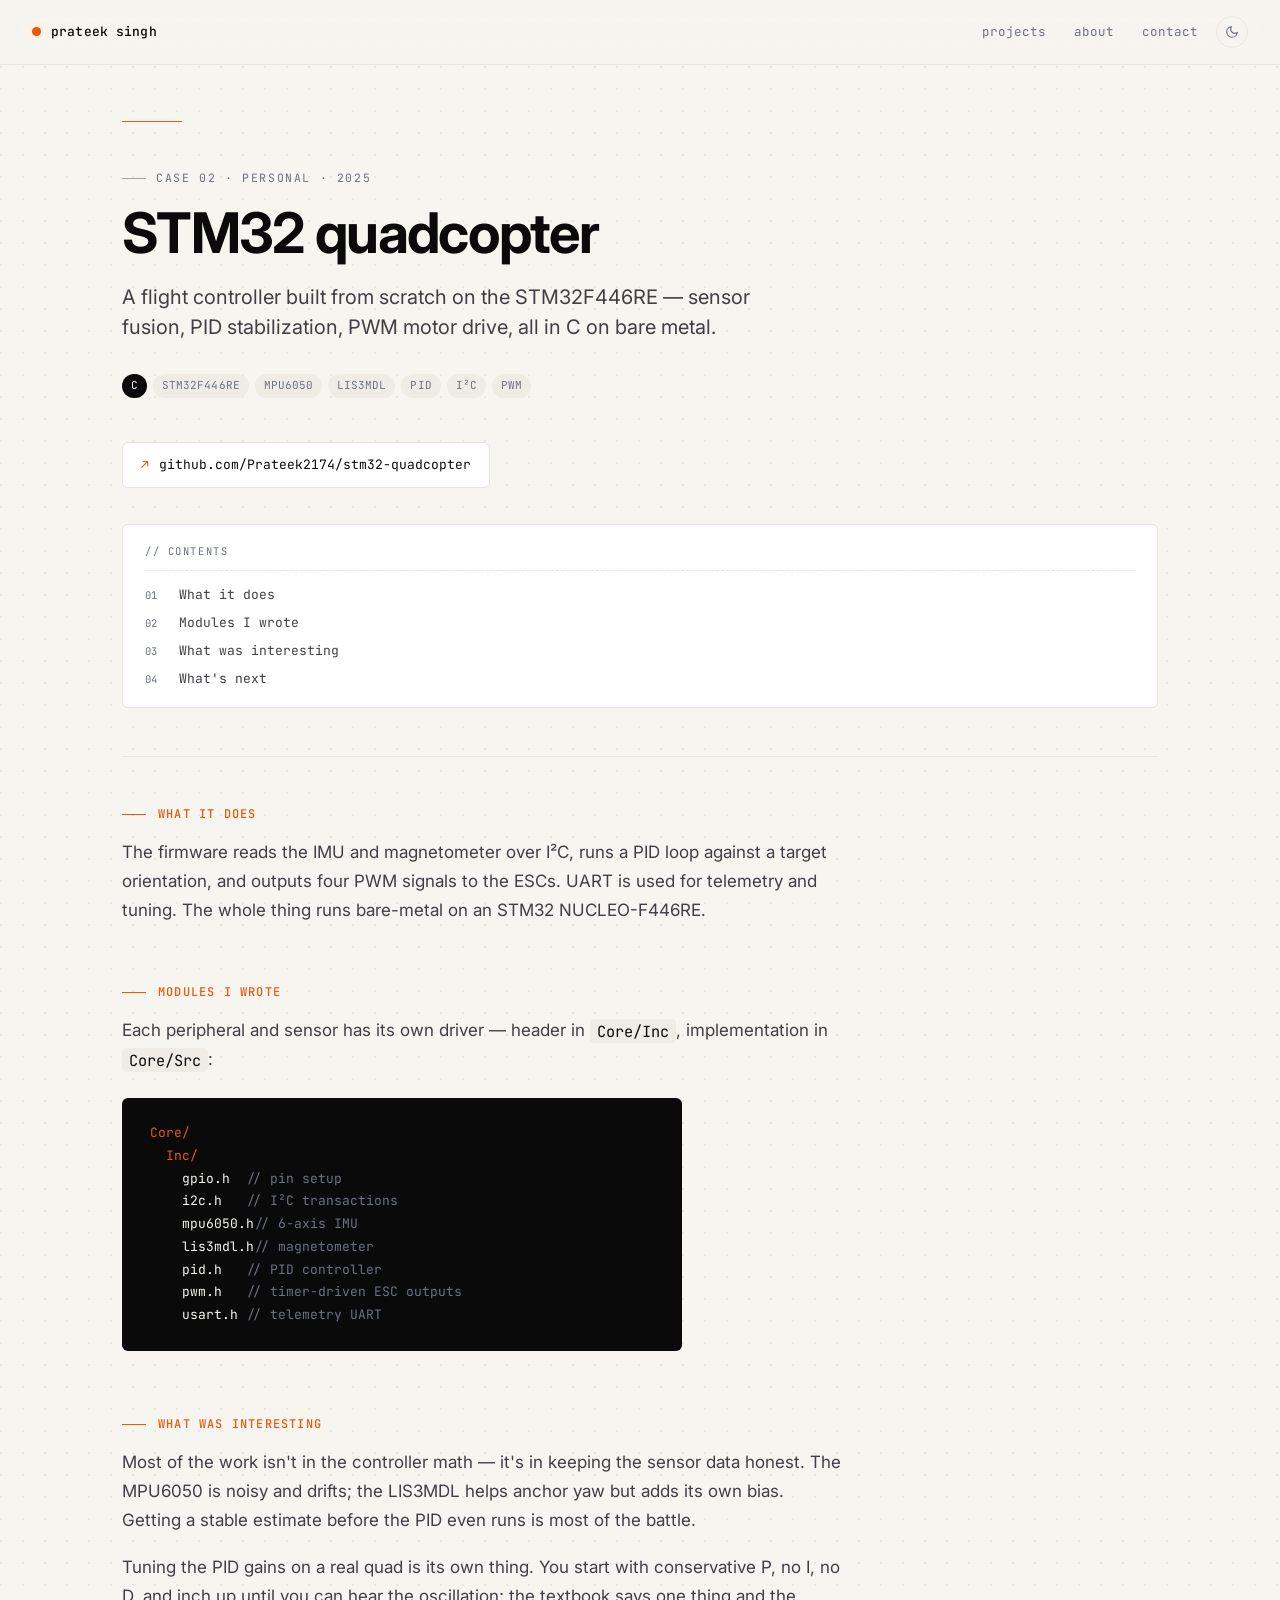
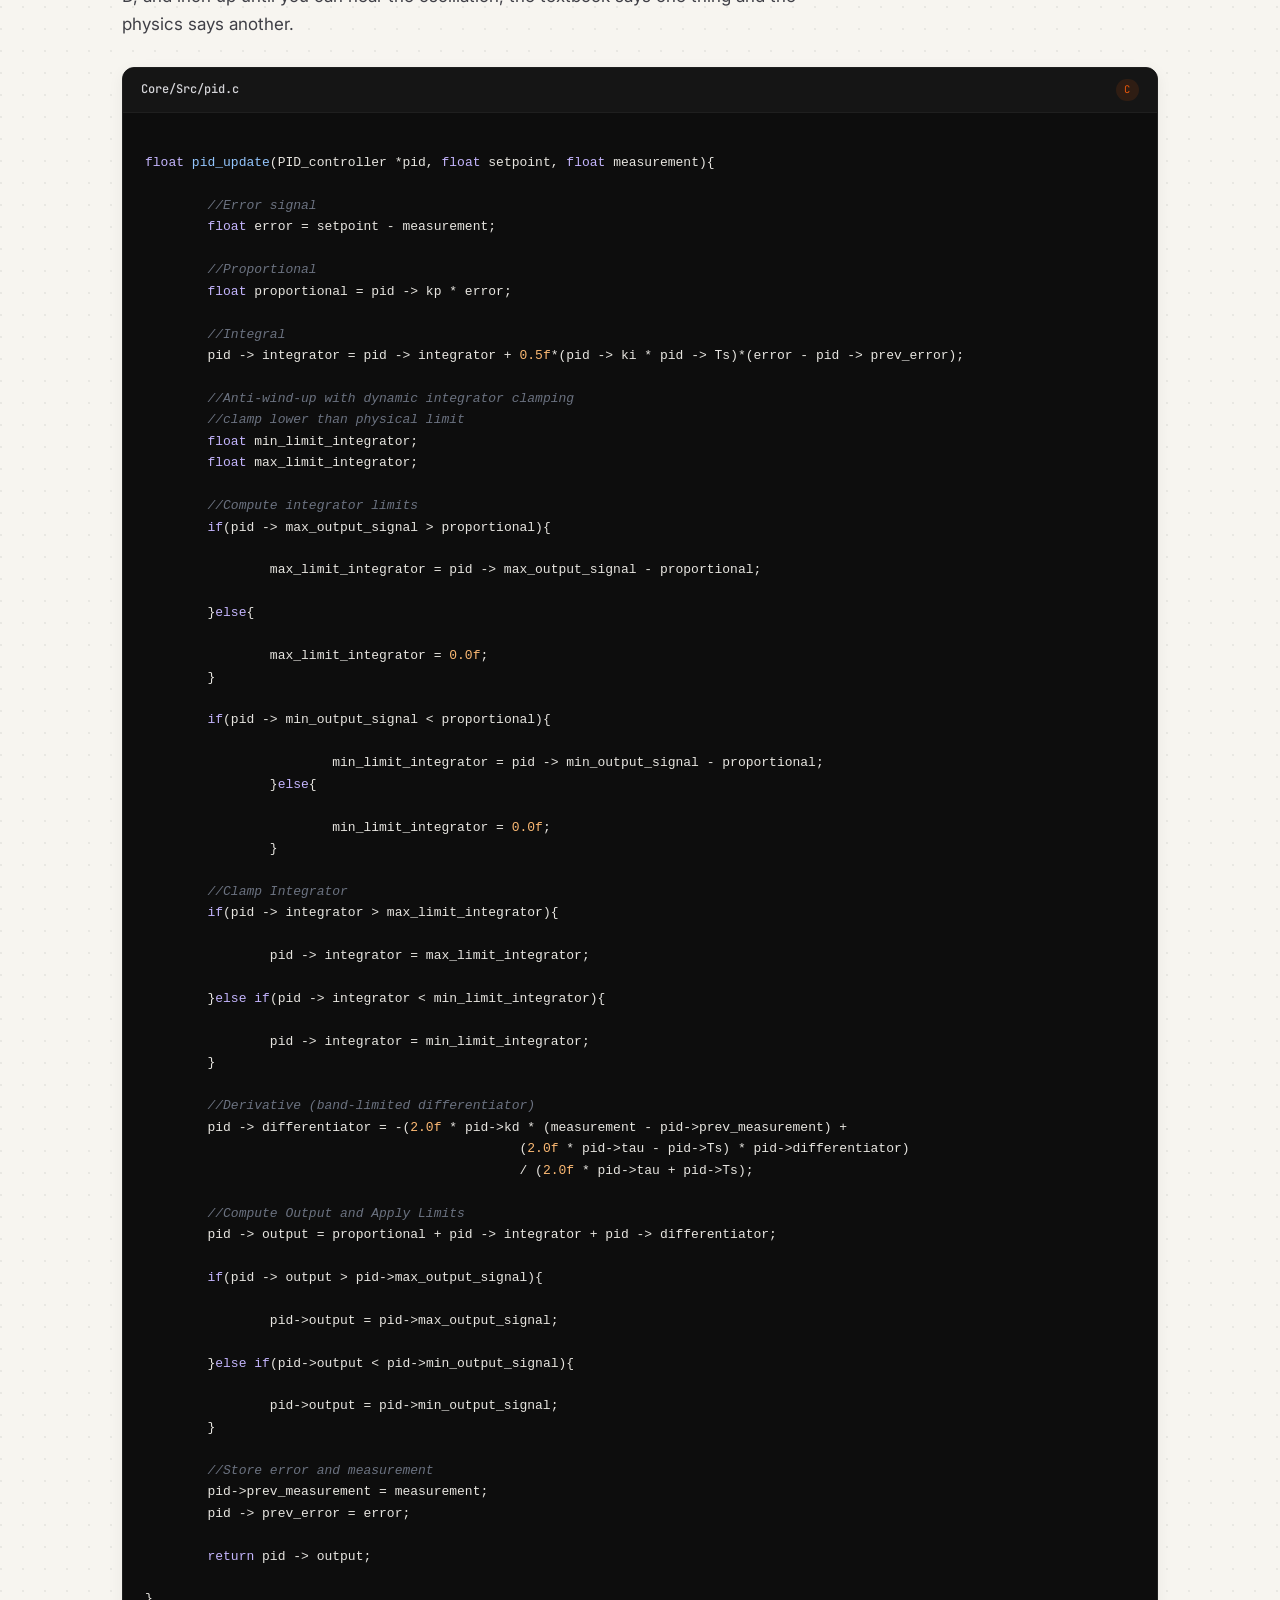
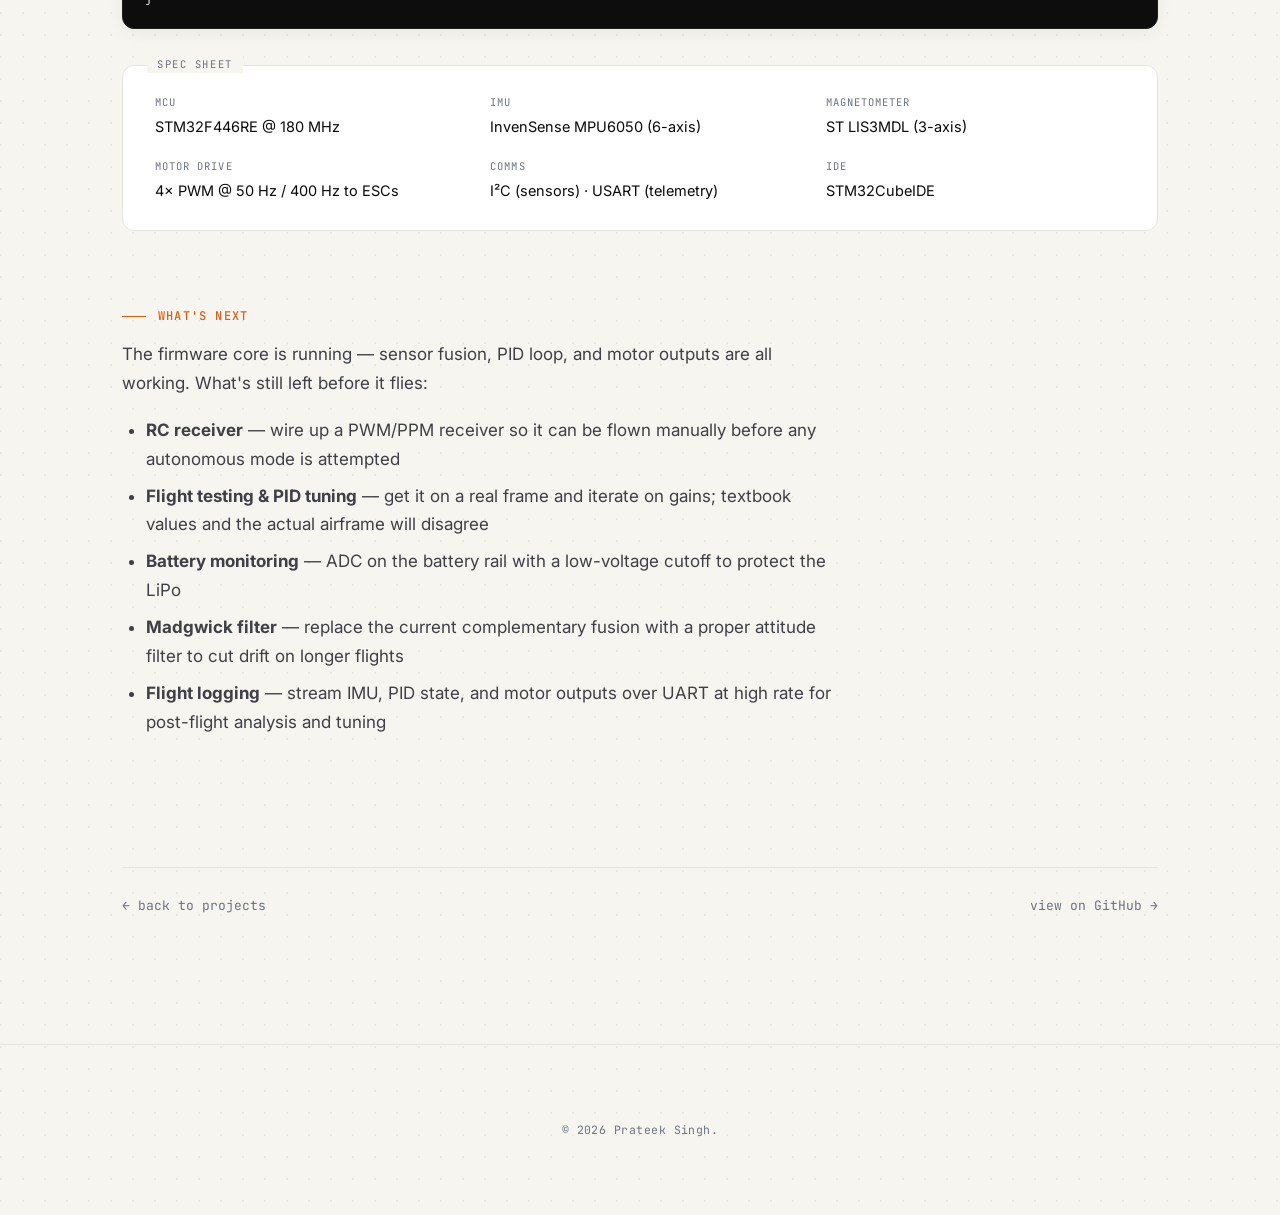
<file: projects/stm32-quadcopter.html>
<!DOCTYPE html>
<html lang="en">
<head>
  <meta charset="UTF-8" />
  <meta name="viewport" content="width=device-width, initial-scale=1.0" />
  <title>STM32 Quadcopter — Prateek Singh</title>
  <meta name="description" content="STM32 Quadcopter — a project by Prateek Singh." />
  <link rel="preconnect" href="https://fonts.googleapis.com" />
  <link rel="preconnect" href="https://fonts.gstatic.com" crossorigin />
  <link href="https://fonts.googleapis.com/css2?family=Inter:wght@400;500;600;700&family=JetBrains+Mono:wght@400;500&display=swap" rel="stylesheet" />
  <link rel="stylesheet" href="../styles.css?v=20260513b" />
  <script data-theme-init>(function(){try{var s=localStorage.getItem("theme");var d=s==="dark"||(s!=="light"&&window.matchMedia&&window.matchMedia("(prefers-color-scheme: dark)").matches);if(d)document.documentElement.setAttribute("data-theme","dark");}catch(e){}})();</script>
</head>
<body>
  <header class="nav">
    <a class="nav-brand" href="../index.html"><span class="dot"></span>prateek singh</a>
    <div class="nav-right">
      <nav class="nav-links">
      <a href="../index.html#projects">projects</a>
      <a href="../index.html#about">about</a>
      <a href="../index.html#contact">contact</a>
    </nav>
      <button class="theme-toggle" type="button" data-theme-toggle aria-label="Toggle theme">
        <svg class="icon-moon" viewBox="0 0 24 24" fill="none" stroke="currentColor" stroke-width="2" stroke-linecap="round" stroke-linejoin="round" aria-hidden="true"><path d="M21 12.79A9 9 0 1 1 11.21 3 7 7 0 0 0 21 12.79z"/></svg>
        <svg class="icon-sun" viewBox="0 0 24 24" fill="none" stroke="currentColor" stroke-width="2" stroke-linecap="round" stroke-linejoin="round" aria-hidden="true"><circle cx="12" cy="12" r="4"/><path d="M12 2v2M12 20v2M4.93 4.93l1.41 1.41M17.66 17.66l1.41 1.41M2 12h2M20 12h2M4.93 19.07l1.41-1.41M17.66 6.34l1.41-1.41"/></svg>
      </button>
    </div>
  </header>
  <main>
    <article class="project-page">
      <p class="eyebrow">case 02 · Personal · 2025</p>
      <h1>STM32 quadcopter</h1>
      <p class="tagline">
        A flight controller built from scratch on the STM32F446RE — sensor fusion, PID
        stabilization, PWM motor drive, all in C on bare metal.
      </p>

      <div class="project-meta-row">
        <span class="tag code">C</span>
        <span class="tag">STM32F446RE</span>
        <span class="tag">MPU6050</span>
        <span class="tag">LIS3MDL</span>
        <span class="tag">PID</span>
        <span class="tag">I²C</span>
        <span class="tag">PWM</span>
      </div>

      <a class="repo-link" href="https://github.com/Prateek2174/stm32-quadcopter" target="_blank" rel="noopener">
        <span class="gh">↗</span> github.com/Prateek2174/stm32-quadcopter
      </a>

      <section class="project-body">
        <h2>What it does</h2>
        <p>
          The firmware reads the IMU and magnetometer over I²C, runs a PID loop against a
          target orientation, and outputs four PWM signals to the ESCs. UART is used for
          telemetry and tuning. The whole thing runs bare-metal on an STM32 NUCLEO-F446RE.
        </p>

        <h2>Modules I wrote</h2>
        <p>Each peripheral and sensor has its own driver — header in <code>Core/Inc</code>,
        implementation in <code>Core/Src</code>:</p>
        <div class="tree">
<span class="dir">Core/</span><br>
&nbsp;&nbsp;<span class="dir">Inc/</span><br>
&nbsp;&nbsp;&nbsp;&nbsp;<span class="file">gpio.h</span>&nbsp;&nbsp;<span class="dim">// pin setup</span><br>
&nbsp;&nbsp;&nbsp;&nbsp;<span class="file">i2c.h</span>&nbsp;&nbsp;&nbsp;<span class="dim">// I²C transactions</span><br>
&nbsp;&nbsp;&nbsp;&nbsp;<span class="file">mpu6050.h</span><span class="dim">// 6-axis IMU</span><br>
&nbsp;&nbsp;&nbsp;&nbsp;<span class="file">lis3mdl.h</span><span class="dim">// magnetometer</span><br>
&nbsp;&nbsp;&nbsp;&nbsp;<span class="file">pid.h</span>&nbsp;&nbsp;&nbsp;<span class="dim">// PID controller</span><br>
&nbsp;&nbsp;&nbsp;&nbsp;<span class="file">pwm.h</span>&nbsp;&nbsp;&nbsp;<span class="dim">// timer-driven ESC outputs</span><br>
&nbsp;&nbsp;&nbsp;&nbsp;<span class="file">usart.h</span>&nbsp;<span class="dim">// telemetry UART</span><br>
        </div>

        <h2>What was interesting</h2>
        <p>
          Most of the work isn't in the controller math — it's in keeping the sensor data
          honest. The MPU6050 is noisy and drifts; the LIS3MDL helps anchor yaw but adds
          its own bias. Getting a stable estimate before the PID even runs is most of the
          battle.
        </p>
        <p>
          Tuning the PID gains on a real quad is its own thing. You start with conservative
          P, no I, no D, and inch up until you can hear the oscillation; the textbook says
          one thing and the physics says another.
        </p>

        <div class="code-block">
          <div class="code-head">
            <span class="code-file">Core/Src/pid.c</span>
            <span class="code-lang">C</span>
          </div>
          <pre><code>
<span class="tok-kw">float</span> <span class="tok-fn">pid_update</span>(PID_controller *pid, <span class="tok-kw">float</span> setpoint, <span class="tok-kw">float</span> measurement){

	<span class="tok-comment">//Error signal</span>
	<span class="tok-kw">float</span> error = setpoint - measurement;

	<span class="tok-comment">//Proportional</span>
	<span class="tok-kw">float</span> proportional = pid -&gt; kp * error;

	<span class="tok-comment">//Integral</span>
	pid -&gt; integrator = pid -&gt; integrator + <span class="tok-num">0.5f</span>*(pid -&gt; ki * pid -&gt; Ts)*(error - pid -&gt; prev_error);

	<span class="tok-comment">//Anti-wind-up with dynamic integrator clamping</span>
	<span class="tok-comment">//clamp lower than physical limit</span>
	<span class="tok-kw">float</span> min_limit_integrator;
	<span class="tok-kw">float</span> max_limit_integrator;

	<span class="tok-comment">//Compute integrator limits</span>
	<span class="tok-kw">if</span>(pid -&gt; max_output_signal &gt; proportional){

		max_limit_integrator = pid -&gt; max_output_signal - proportional;

	}<span class="tok-kw">else</span>{

		max_limit_integrator = <span class="tok-num">0.0f</span>;
	}

	<span class="tok-kw">if</span>(pid -&gt; min_output_signal &lt; proportional){

			min_limit_integrator = pid -&gt; min_output_signal - proportional;
		}<span class="tok-kw">else</span>{

			min_limit_integrator = <span class="tok-num">0.0f</span>;
		}

	<span class="tok-comment">//Clamp Integrator</span>
	<span class="tok-kw">if</span>(pid -&gt; integrator &gt; max_limit_integrator){

		pid -&gt; integrator = max_limit_integrator;

	}<span class="tok-kw">else</span> <span class="tok-kw">if</span>(pid -&gt; integrator &lt; min_limit_integrator){

		pid -&gt; integrator = min_limit_integrator;
	}

	<span class="tok-comment">//Derivative (band-limited differentiator)</span>
	pid -&gt; differentiator = -(<span class="tok-num">2.0f</span> * pid-&gt;kd * (measurement - pid-&gt;prev_measurement) +
		    				(<span class="tok-num">2.0f</span> * pid-&gt;tau - pid-&gt;Ts) * pid-&gt;differentiator)
		    				/ (<span class="tok-num">2.0f</span> * pid-&gt;tau + pid-&gt;Ts);

	<span class="tok-comment">//Compute Output and Apply Limits</span>
	pid -&gt; output = proportional + pid -&gt; integrator + pid -&gt; differentiator;

	<span class="tok-kw">if</span>(pid -&gt; output &gt; pid-&gt;max_output_signal){

		pid-&gt;output = pid-&gt;max_output_signal;

	}<span class="tok-kw">else</span> <span class="tok-kw">if</span>(pid-&gt;output &lt; pid-&gt;min_output_signal){

		pid-&gt;output = pid-&gt;min_output_signal;
	}

	<span class="tok-comment">//Store error and measurement</span>
	pid-&gt;prev_measurement = measurement;
	pid -&gt; prev_error = error;

	<span class="tok-kw">return</span> pid -&gt; output;

}</code></pre>
        </div>

        <dl class="specs">
          <div><dt>MCU</dt><dd>STM32F446RE @ 180 MHz</dd></div>
          <div><dt>IMU</dt><dd>InvenSense MPU6050 (6-axis)</dd></div>
          <div><dt>Magnetometer</dt><dd>ST LIS3MDL (3-axis)</dd></div>
          <div><dt>Motor drive</dt><dd>4× PWM @ 50 Hz / 400 Hz to ESCs</dd></div>
          <div><dt>Comms</dt><dd>I²C (sensors) · USART (telemetry)</dd></div>
          <div><dt>IDE</dt><dd>STM32CubeIDE</dd></div>
        </dl>

        <h2>What's next</h2>
        <p>The firmware core is running — sensor fusion, PID loop, and motor outputs are all working. What's still left before it flies:</p>
        <ul>
          <li><strong>RC receiver</strong> — wire up a PWM/PPM receiver so it can be flown manually before any autonomous mode is attempted</li>
          <li><strong>Flight testing &amp; PID tuning</strong> — get it on a real frame and iterate on gains; textbook values and the actual airframe will disagree</li>
          <li><strong>Battery monitoring</strong> — ADC on the battery rail with a low-voltage cutoff to protect the LiPo</li>
          <li><strong>Madgwick filter</strong> — replace the current complementary fusion with a proper attitude filter to cut drift on longer flights</li>
          <li><strong>Flight logging</strong> — stream IMU, PID state, and motor outputs over UART at high rate for post-flight analysis and tuning</li>
        </ul>
      </section>

      <div class="page-end">
        <a href="../index.html#projects">← back to projects</a>
        <a href="https://github.com/Prateek2174/stm32-quadcopter" target="_blank" rel="noopener">view on GitHub →</a>
      </div>
    </article>
  </main>
  <footer class="footer">
    <p>© <span id="year"></span> Prateek Singh.</p>
  </footer>
  <script>document.getElementById('year').textContent = new Date().getFullYear();</script>
  <script src="../theme.js" defer></script>
  <script src="../toc.js" defer></script>
</body>
</html>
</file>
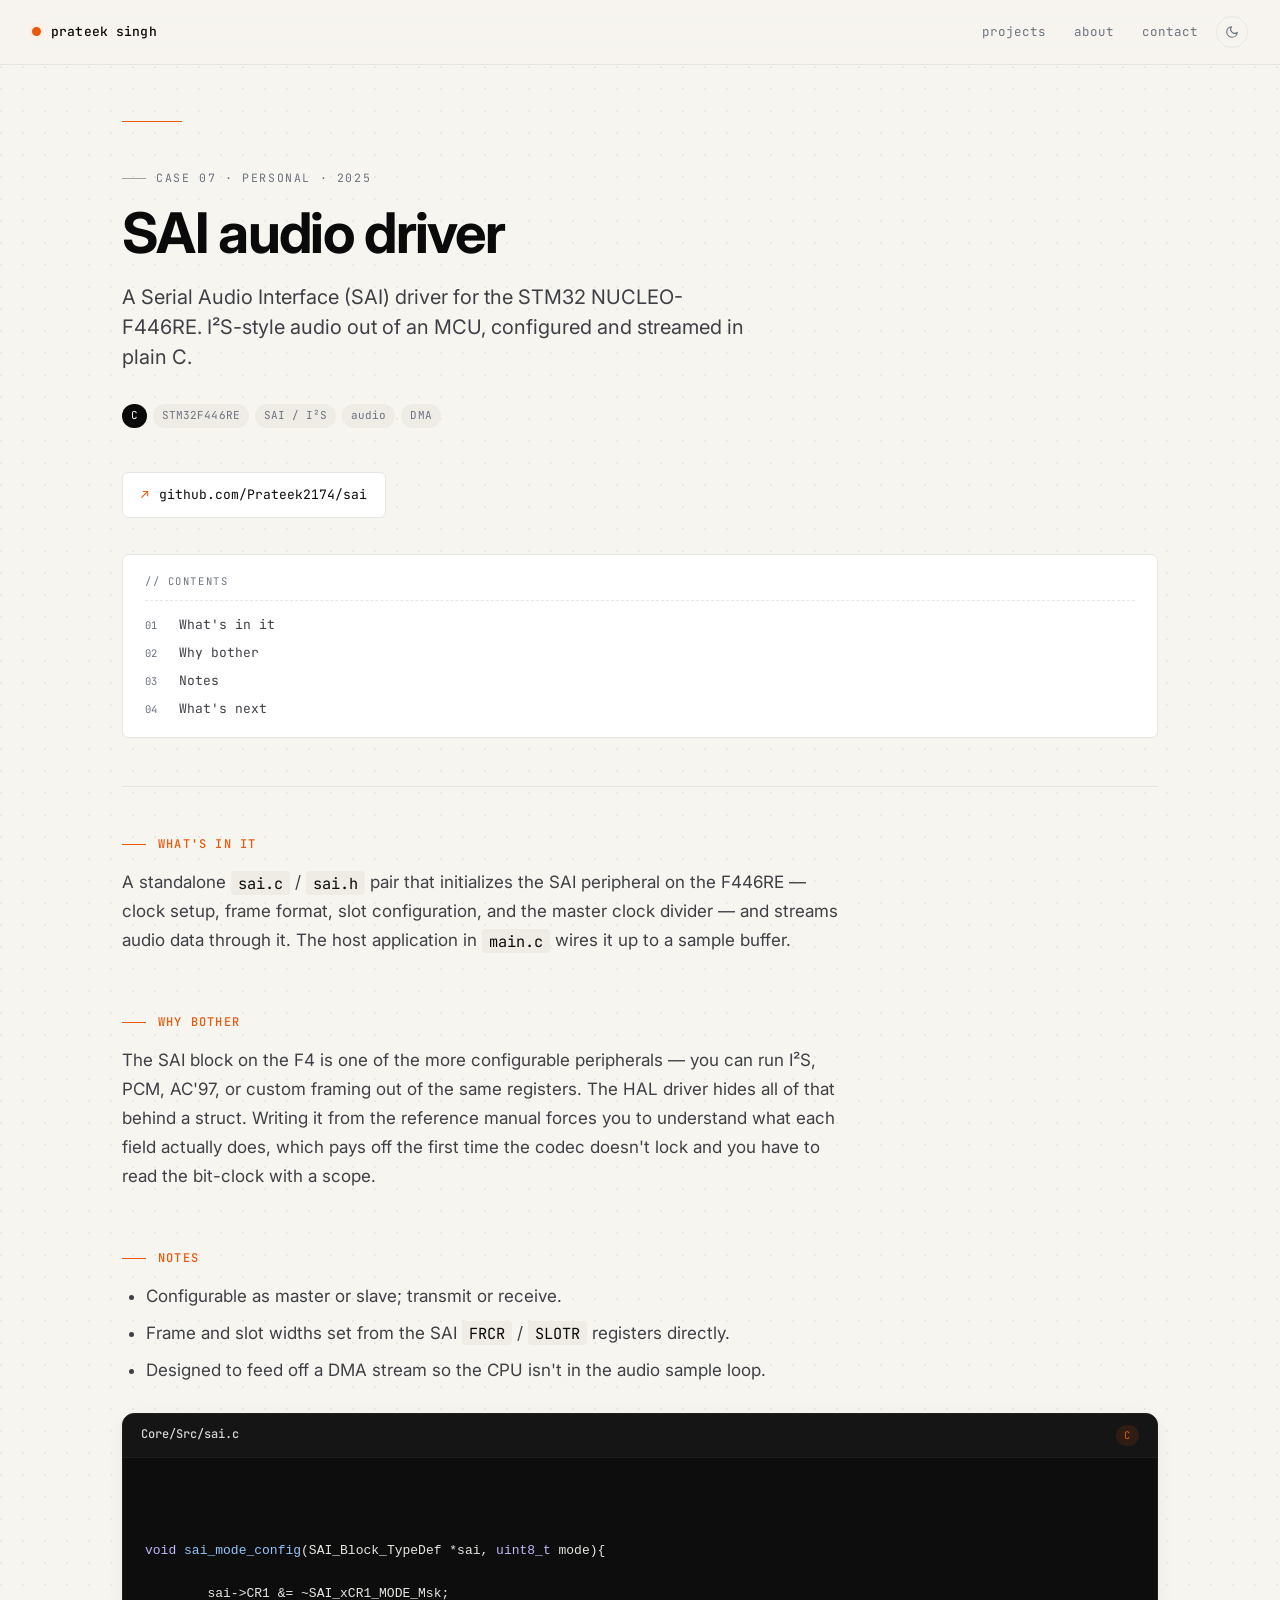
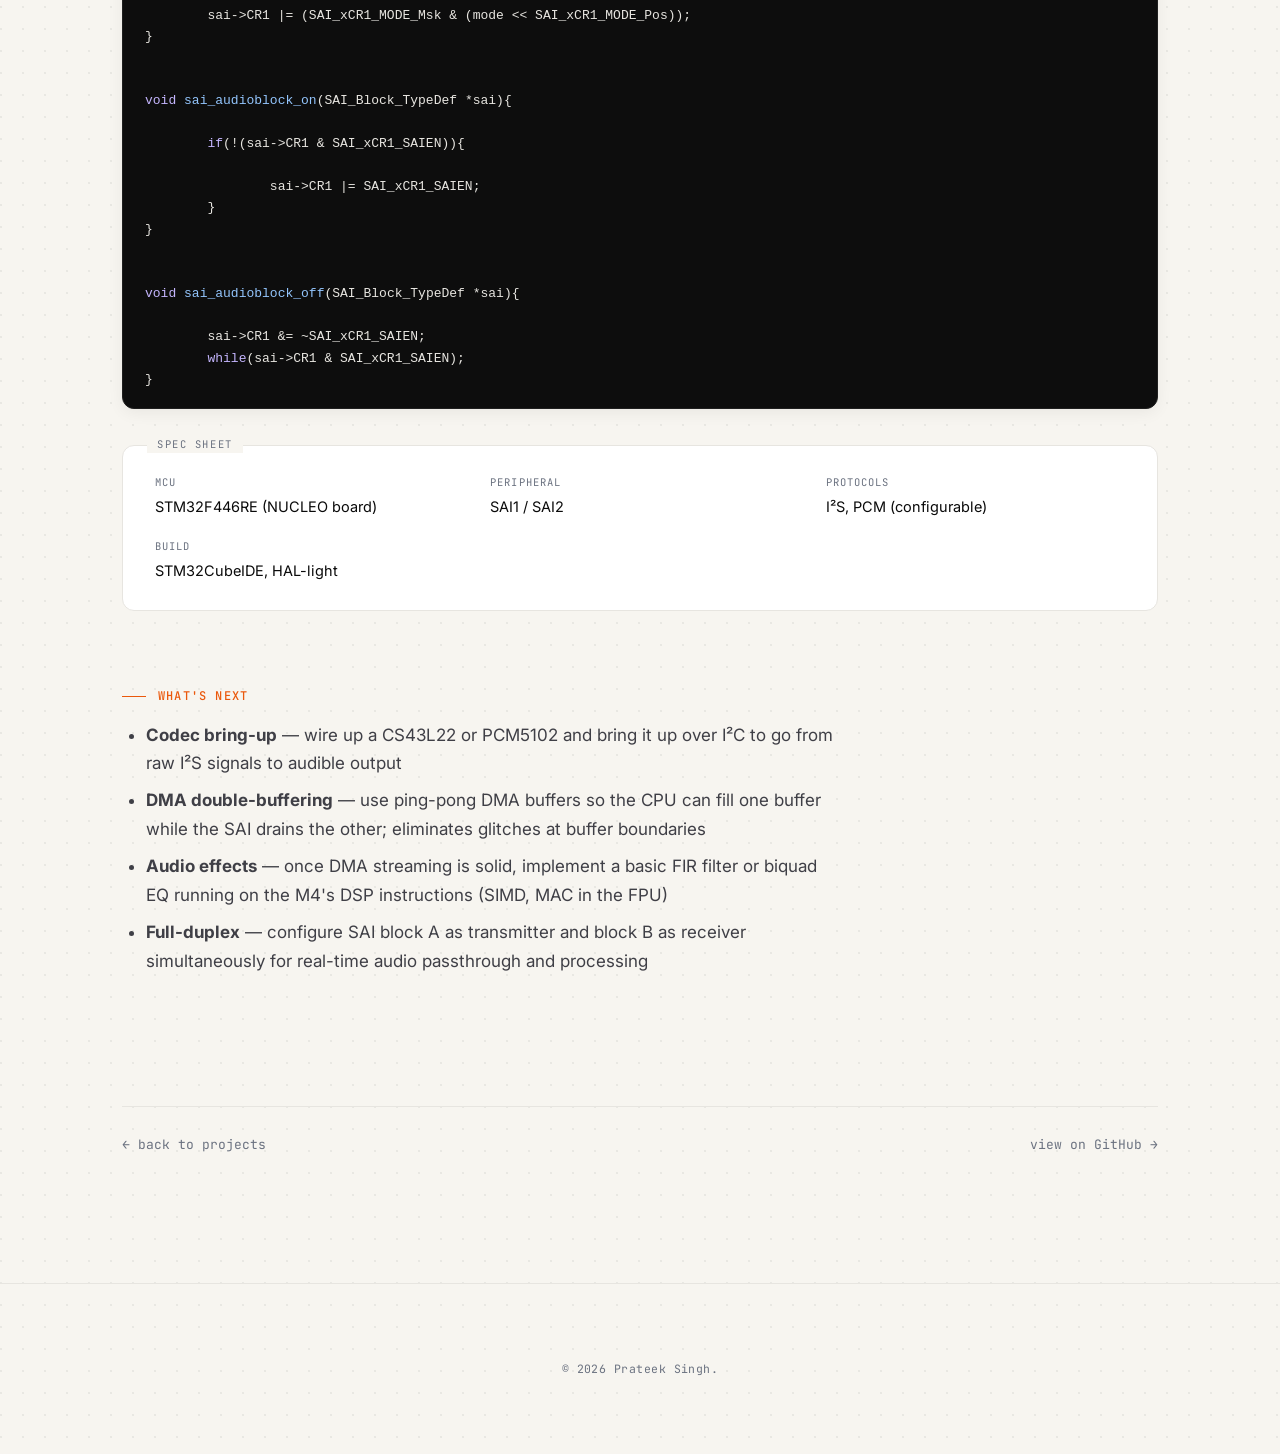
<file: projects/stm32-sai.html>
<!DOCTYPE html>
<html lang="en">
<head>
  <meta charset="UTF-8" />
  <meta name="viewport" content="width=device-width, initial-scale=1.0" />
  <title>STM32 SAI Audio Driver — Prateek Singh</title>
  <meta name="description" content="STM32 SAI Audio Driver — a project by Prateek Singh." />
  <link rel="preconnect" href="https://fonts.googleapis.com" />
  <link rel="preconnect" href="https://fonts.gstatic.com" crossorigin />
  <link href="https://fonts.googleapis.com/css2?family=Inter:wght@400;500;600;700&family=JetBrains+Mono:wght@400;500&display=swap" rel="stylesheet" />
  <link rel="stylesheet" href="../styles.css?v=20260513b" />
  <script data-theme-init>(function(){try{var s=localStorage.getItem("theme");var d=s==="dark"||(s!=="light"&&window.matchMedia&&window.matchMedia("(prefers-color-scheme: dark)").matches);if(d)document.documentElement.setAttribute("data-theme","dark");}catch(e){}})();</script>
</head>
<body>
  <header class="nav">
    <a class="nav-brand" href="../index.html"><span class="dot"></span>prateek singh</a>
    <div class="nav-right">
      <nav class="nav-links">
      <a href="../index.html#projects">projects</a>
      <a href="../index.html#about">about</a>
      <a href="../index.html#contact">contact</a>
    </nav>
      <button class="theme-toggle" type="button" data-theme-toggle aria-label="Toggle theme">
        <svg class="icon-moon" viewBox="0 0 24 24" fill="none" stroke="currentColor" stroke-width="2" stroke-linecap="round" stroke-linejoin="round" aria-hidden="true"><path d="M21 12.79A9 9 0 1 1 11.21 3 7 7 0 0 0 21 12.79z"/></svg>
        <svg class="icon-sun" viewBox="0 0 24 24" fill="none" stroke="currentColor" stroke-width="2" stroke-linecap="round" stroke-linejoin="round" aria-hidden="true"><circle cx="12" cy="12" r="4"/><path d="M12 2v2M12 20v2M4.93 4.93l1.41 1.41M17.66 17.66l1.41 1.41M2 12h2M20 12h2M4.93 19.07l1.41-1.41M17.66 6.34l1.41-1.41"/></svg>
      </button>
    </div>
  </header>
  <main>
    <article class="project-page">
      <p class="eyebrow">case 07 · Personal · 2025</p>
      <h1>SAI audio driver</h1>
      <p class="tagline">
        A Serial Audio Interface (SAI) driver for the STM32 NUCLEO-F446RE.
        I²S-style audio out of an MCU, configured and streamed in plain C.
      </p>

      <div class="project-meta-row">
        <span class="tag code">C</span>
        <span class="tag">STM32F446RE</span>
        <span class="tag">SAI / I²S</span>
        <span class="tag">audio</span>
        <span class="tag">DMA</span>
      </div>

      <a class="repo-link" href="https://github.com/Prateek2174/sai" target="_blank" rel="noopener">
        <span class="gh">↗</span> github.com/Prateek2174/sai
      </a>

      <section class="project-body">
        <h2>What's in it</h2>
        <p>
          A standalone <code>sai.c</code> / <code>sai.h</code> pair that initializes the
          SAI peripheral on the F446RE — clock setup, frame format, slot configuration,
          and the master clock divider — and streams audio data through it. The host
          application in <code>main.c</code> wires it up to a sample buffer.
        </p>

        <h2>Why bother</h2>
        <p>
          The SAI block on the F4 is one of the more configurable peripherals — you can
          run I²S, PCM, AC'97, or custom framing out of the same registers. The HAL
          driver hides all of that behind a struct. Writing it from the reference manual
          forces you to understand what each field actually does, which pays off the
          first time the codec doesn't lock and you have to read the bit-clock with a
          scope.
        </p>

        <h2>Notes</h2>
        <ul>
          <li>Configurable as master or slave; transmit or receive.</li>
          <li>Frame and slot widths set from the SAI <code>FRCR</code> / <code>SLOTR</code> registers directly.</li>
          <li>Designed to feed off a DMA stream so the CPU isn't in the audio sample loop.</li>
        </ul>

        <div class="code-block">
          <div class="code-head">
            <span class="code-file">Core/Src/sai.c</span>
            <span class="code-lang">C</span>
          </div>
          <pre><code>


<span class="tok-kw">void</span> <span class="tok-fn">sai_mode_config</span>(SAI_Block_TypeDef *sai, <span class="tok-kw">uint8_t</span> mode){

	sai-&gt;CR1 &amp;= ~SAI_xCR1_MODE_Msk;
	sai-&gt;CR1 |= (SAI_xCR1_MODE_Msk &amp; (mode &lt;&lt; SAI_xCR1_MODE_Pos));
}


<span class="tok-kw">void</span> <span class="tok-fn">sai_audioblock_on</span>(SAI_Block_TypeDef *sai){

	<span class="tok-kw">if</span>(!(sai-&gt;CR1 &amp; SAI_xCR1_SAIEN)){

		sai-&gt;CR1 |= SAI_xCR1_SAIEN;
	}
}


<span class="tok-kw">void</span> <span class="tok-fn">sai_audioblock_off</span>(SAI_Block_TypeDef *sai){

	sai-&gt;CR1 &amp;= ~SAI_xCR1_SAIEN;
	<span class="tok-kw">while</span>(sai-&gt;CR1 &amp; SAI_xCR1_SAIEN);
}</code></pre>
        </div>

        <dl class="specs">
          <div><dt>MCU</dt><dd>STM32F446RE (NUCLEO board)</dd></div>
          <div><dt>Peripheral</dt><dd>SAI1 / SAI2</dd></div>
          <div><dt>Protocols</dt><dd>I²S, PCM (configurable)</dd></div>
          <div><dt>Build</dt><dd>STM32CubeIDE, HAL-light</dd></div>
        </dl>

        <h2>What's next</h2>
        <ul>
          <li><strong>Codec bring-up</strong> — wire up a CS43L22 or PCM5102 and bring it up over I²C to go from raw I²S signals to audible output</li>
          <li><strong>DMA double-buffering</strong> — use ping-pong DMA buffers so the CPU can fill one buffer while the SAI drains the other; eliminates glitches at buffer boundaries</li>
          <li><strong>Audio effects</strong> — once DMA streaming is solid, implement a basic FIR filter or biquad EQ running on the M4's DSP instructions (SIMD, MAC in the FPU)</li>
          <li><strong>Full-duplex</strong> — configure SAI block A as transmitter and block B as receiver simultaneously for real-time audio passthrough and processing</li>
        </ul>
      </section>

      <div class="page-end">
        <a href="../index.html#projects">← back to projects</a>
        <a href="https://github.com/Prateek2174/sai" target="_blank" rel="noopener">view on GitHub →</a>
      </div>
    </article>
  </main>
  <footer class="footer">
    <p>© <span id="year"></span> Prateek Singh.</p>
  </footer>
  <script>document.getElementById('year').textContent = new Date().getFullYear();</script>
  <script src="../theme.js" defer></script>
  <script src="../toc.js" defer></script>
</body>
</html>
</file>
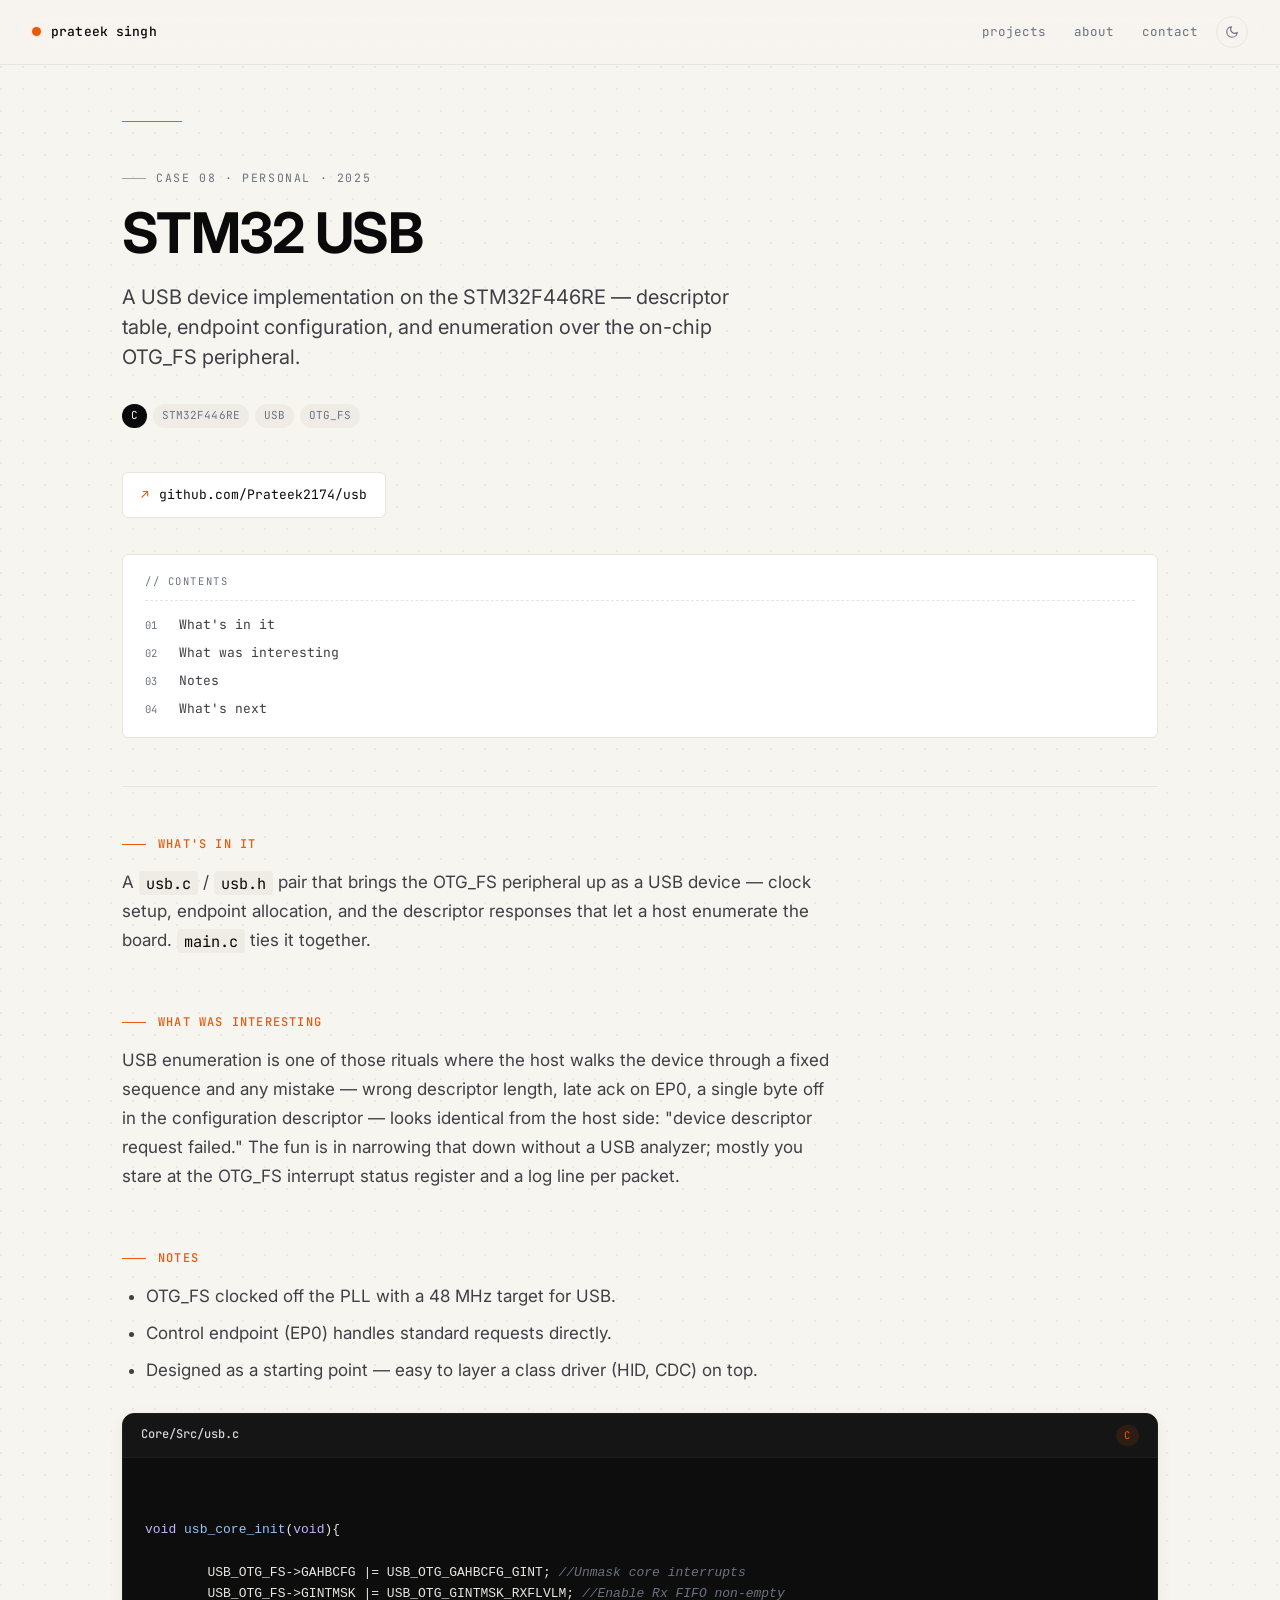
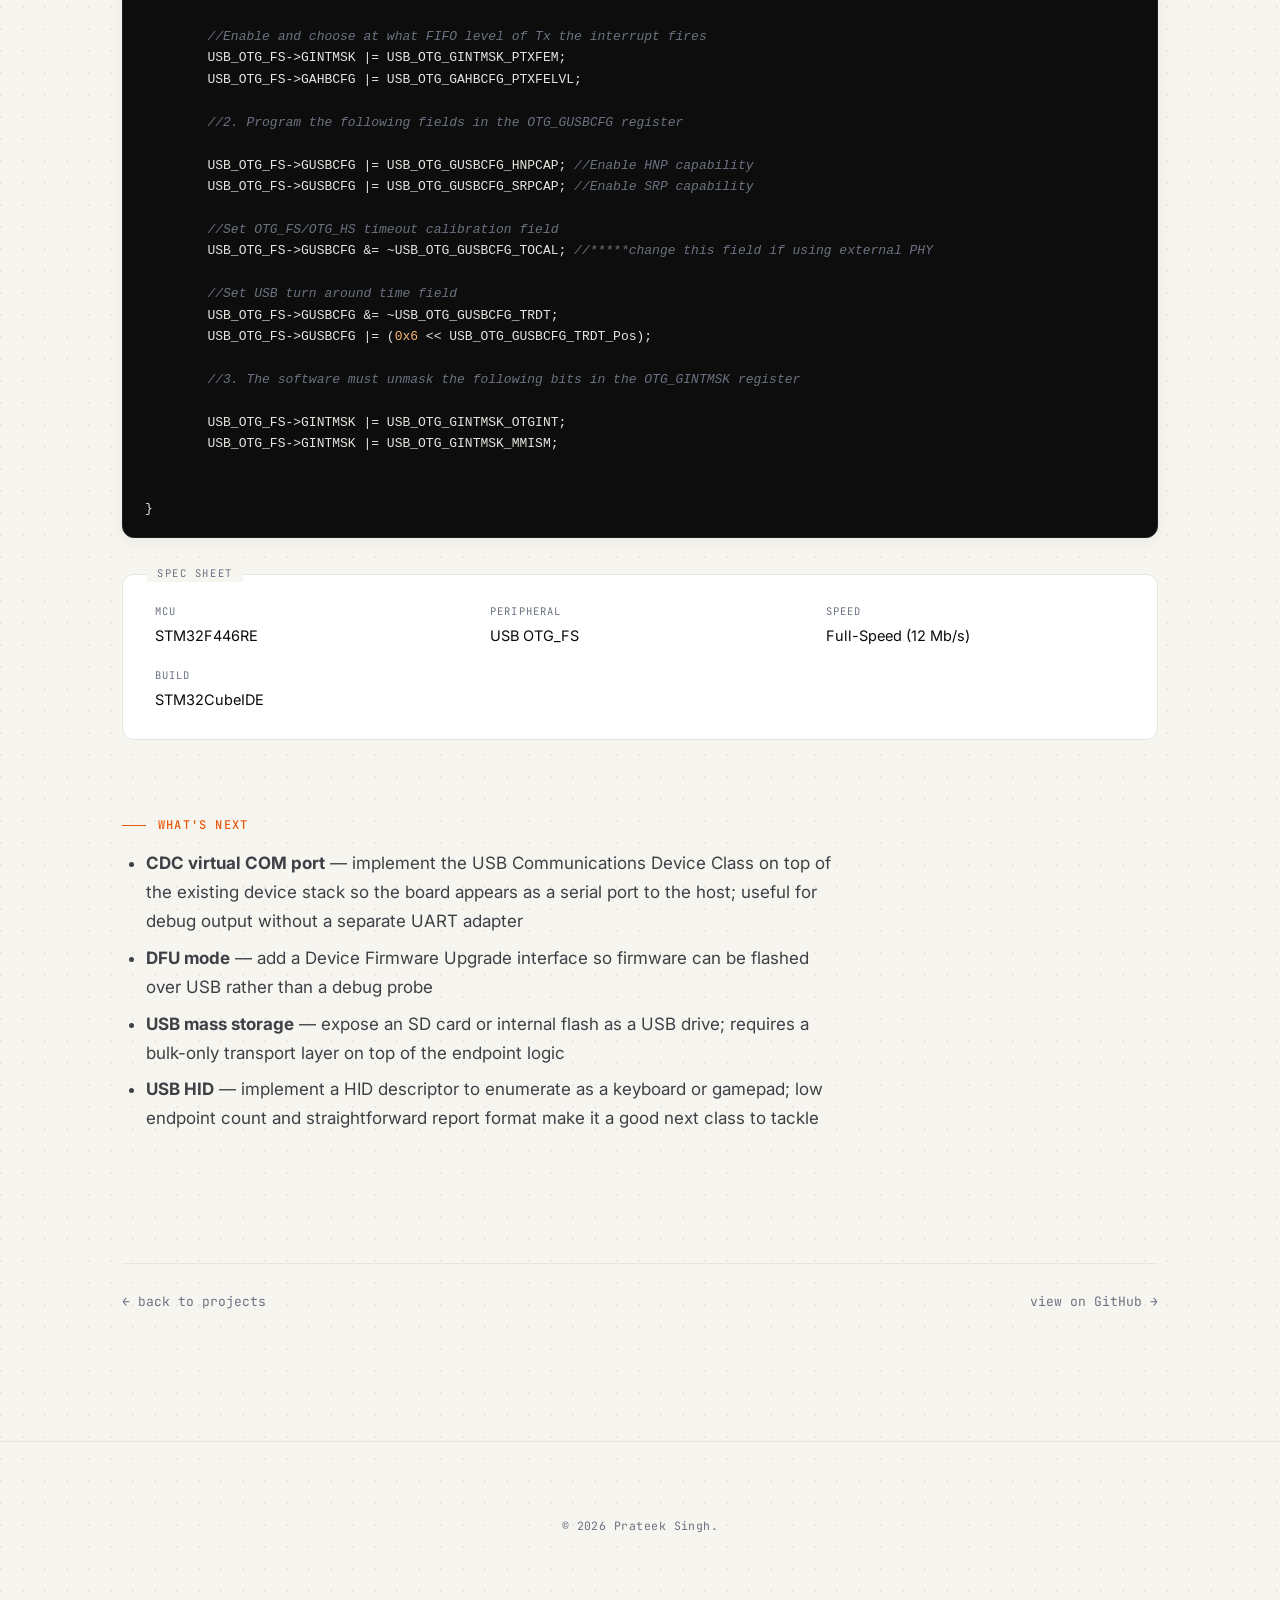
<file: projects/stm32-usb.html>
<!DOCTYPE html>
<html lang="en">
<head>
  <meta charset="UTF-8" />
  <meta name="viewport" content="width=device-width, initial-scale=1.0" />
  <title>STM32 USB — Prateek Singh</title>
  <meta name="description" content="STM32 USB — a project by Prateek Singh." />
  <link rel="preconnect" href="https://fonts.googleapis.com" />
  <link rel="preconnect" href="https://fonts.gstatic.com" crossorigin />
  <link href="https://fonts.googleapis.com/css2?family=Inter:wght@400;500;600;700&family=JetBrains+Mono:wght@400;500&display=swap" rel="stylesheet" />
  <link rel="stylesheet" href="../styles.css?v=20260513b" />
  <script data-theme-init>(function(){try{var s=localStorage.getItem("theme");var d=s==="dark"||(s!=="light"&&window.matchMedia&&window.matchMedia("(prefers-color-scheme: dark)").matches);if(d)document.documentElement.setAttribute("data-theme","dark");}catch(e){}})();</script>
</head>
<body>
  <header class="nav">
    <a class="nav-brand" href="../index.html"><span class="dot"></span>prateek singh</a>
    <div class="nav-right">
      <nav class="nav-links">
      <a href="../index.html#projects">projects</a>
      <a href="../index.html#about">about</a>
      <a href="../index.html#contact">contact</a>
    </nav>
      <button class="theme-toggle" type="button" data-theme-toggle aria-label="Toggle theme">
        <svg class="icon-moon" viewBox="0 0 24 24" fill="none" stroke="currentColor" stroke-width="2" stroke-linecap="round" stroke-linejoin="round" aria-hidden="true"><path d="M21 12.79A9 9 0 1 1 11.21 3 7 7 0 0 0 21 12.79z"/></svg>
        <svg class="icon-sun" viewBox="0 0 24 24" fill="none" stroke="currentColor" stroke-width="2" stroke-linecap="round" stroke-linejoin="round" aria-hidden="true"><circle cx="12" cy="12" r="4"/><path d="M12 2v2M12 20v2M4.93 4.93l1.41 1.41M17.66 17.66l1.41 1.41M2 12h2M20 12h2M4.93 19.07l1.41-1.41M17.66 6.34l1.41-1.41"/></svg>
      </button>
    </div>
  </header>
  <main>
    <article class="project-page">
      <p class="eyebrow">case 08 · Personal · 2025</p>
      <h1>STM32 USB</h1>
      <p class="tagline">
        A USB device implementation on the STM32F446RE — descriptor table, endpoint
        configuration, and enumeration over the on-chip OTG_FS peripheral.
      </p>

      <div class="project-meta-row">
        <span class="tag code">C</span>
        <span class="tag">STM32F446RE</span>
        <span class="tag">USB</span>
        <span class="tag">OTG_FS</span>
      </div>

      <a class="repo-link" href="https://github.com/Prateek2174/usb" target="_blank" rel="noopener">
        <span class="gh">↗</span> github.com/Prateek2174/usb
      </a>

      <section class="project-body">
        <h2>What's in it</h2>
        <p>
          A <code>usb.c</code> / <code>usb.h</code> pair that brings the OTG_FS peripheral up
          as a USB device — clock setup, endpoint allocation, and the descriptor responses
          that let a host enumerate the board. <code>main.c</code> ties it together.
        </p>

        <h2>What was interesting</h2>
        <p>
          USB enumeration is one of those rituals where the host walks the device through
          a fixed sequence and any mistake — wrong descriptor length, late ack on EP0,
          a single byte off in the configuration descriptor — looks identical from the
          host side: "device descriptor request failed." The fun is in narrowing that
          down without a USB analyzer; mostly you stare at the OTG_FS interrupt status
          register and a log line per packet.
        </p>

        <h2>Notes</h2>
        <ul>
          <li>OTG_FS clocked off the PLL with a 48 MHz target for USB.</li>
          <li>Control endpoint (EP0) handles standard requests directly.</li>
          <li>Designed as a starting point — easy to layer a class driver (HID, CDC) on top.</li>
        </ul>

        <div class="code-block">
          <div class="code-head">
            <span class="code-file">Core/Src/usb.c</span>
            <span class="code-lang">C</span>
          </div>
          <pre><code>

<span class="tok-kw">void</span> <span class="tok-fn">usb_core_init</span>(<span class="tok-kw">void</span>){

	USB_OTG_FS-&gt;GAHBCFG |= USB_OTG_GAHBCFG_GINT; <span class="tok-comment">//Unmask core interrupts</span>
	USB_OTG_FS-&gt;GINTMSK |= USB_OTG_GINTMSK_RXFLVLM; <span class="tok-comment">//Enable Rx FIFO non-empty</span>

	<span class="tok-comment">//Enable and choose at what FIFO level of Tx the interrupt fires</span>
	USB_OTG_FS-&gt;GINTMSK |= USB_OTG_GINTMSK_PTXFEM;
	USB_OTG_FS-&gt;GAHBCFG |= USB_OTG_GAHBCFG_PTXFELVL;

	<span class="tok-comment">//2. Program the following fields in the OTG_GUSBCFG register</span>

	USB_OTG_FS-&gt;GUSBCFG |= USB_OTG_GUSBCFG_HNPCAP; <span class="tok-comment">//Enable HNP capability</span>
	USB_OTG_FS-&gt;GUSBCFG |= USB_OTG_GUSBCFG_SRPCAP; <span class="tok-comment">//Enable SRP capability</span>

	<span class="tok-comment">//Set OTG_FS/OTG_HS timeout calibration field</span>
	USB_OTG_FS-&gt;GUSBCFG &amp;= ~USB_OTG_GUSBCFG_TOCAL; <span class="tok-comment">//*****change this field if using external PHY</span>

	<span class="tok-comment">//Set USB turn around time field</span>
	USB_OTG_FS-&gt;GUSBCFG &amp;= ~USB_OTG_GUSBCFG_TRDT;
	USB_OTG_FS-&gt;GUSBCFG |= (<span class="tok-num">0x6</span> &lt;&lt; USB_OTG_GUSBCFG_TRDT_Pos);

	<span class="tok-comment">//3. The software must unmask the following bits in the OTG_GINTMSK register</span>

	USB_OTG_FS-&gt;GINTMSK |= USB_OTG_GINTMSK_OTGINT;
	USB_OTG_FS-&gt;GINTMSK |= USB_OTG_GINTMSK_MMISM;


}</code></pre>
        </div>

        <dl class="specs">
          <div><dt>MCU</dt><dd>STM32F446RE</dd></div>
          <div><dt>Peripheral</dt><dd>USB OTG_FS</dd></div>
          <div><dt>Speed</dt><dd>Full-Speed (12 Mb/s)</dd></div>
          <div><dt>Build</dt><dd>STM32CubeIDE</dd></div>
        </dl>

        <h2>What's next</h2>
        <ul>
          <li><strong>CDC virtual COM port</strong> — implement the USB Communications Device Class on top of the existing device stack so the board appears as a serial port to the host; useful for debug output without a separate UART adapter</li>
          <li><strong>DFU mode</strong> — add a Device Firmware Upgrade interface so firmware can be flashed over USB rather than a debug probe</li>
          <li><strong>USB mass storage</strong> — expose an SD card or internal flash as a USB drive; requires a bulk-only transport layer on top of the endpoint logic</li>
          <li><strong>USB HID</strong> — implement a HID descriptor to enumerate as a keyboard or gamepad; low endpoint count and straightforward report format make it a good next class to tackle</li>
        </ul>
      </section>

      <div class="page-end">
        <a href="../index.html#projects">← back to projects</a>
        <a href="https://github.com/Prateek2174/usb" target="_blank" rel="noopener">view on GitHub →</a>
      </div>
    </article>
  </main>
  <footer class="footer">
    <p>© <span id="year"></span> Prateek Singh.</p>
  </footer>
  <script>document.getElementById('year').textContent = new Date().getFullYear();</script>
  <script src="../theme.js" defer></script>
  <script src="../toc.js" defer></script>
</body>
</html>
</file>
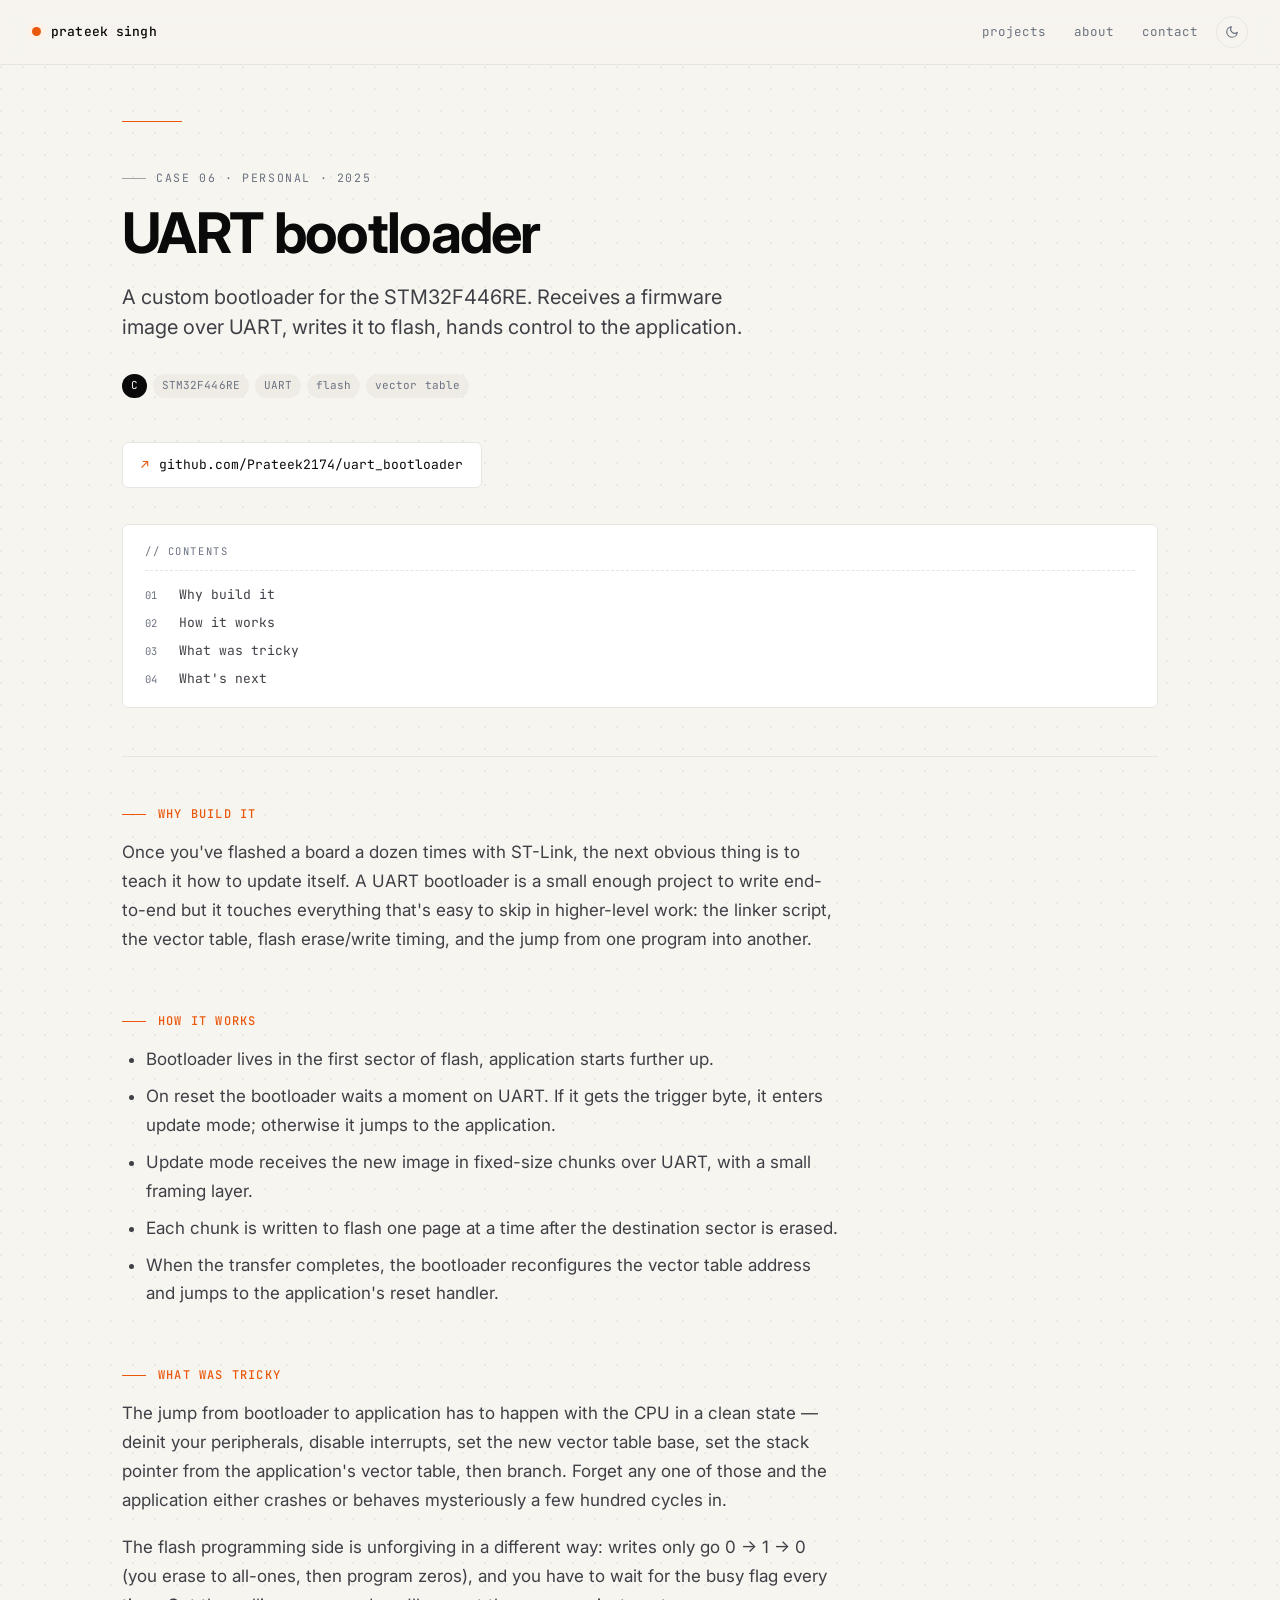
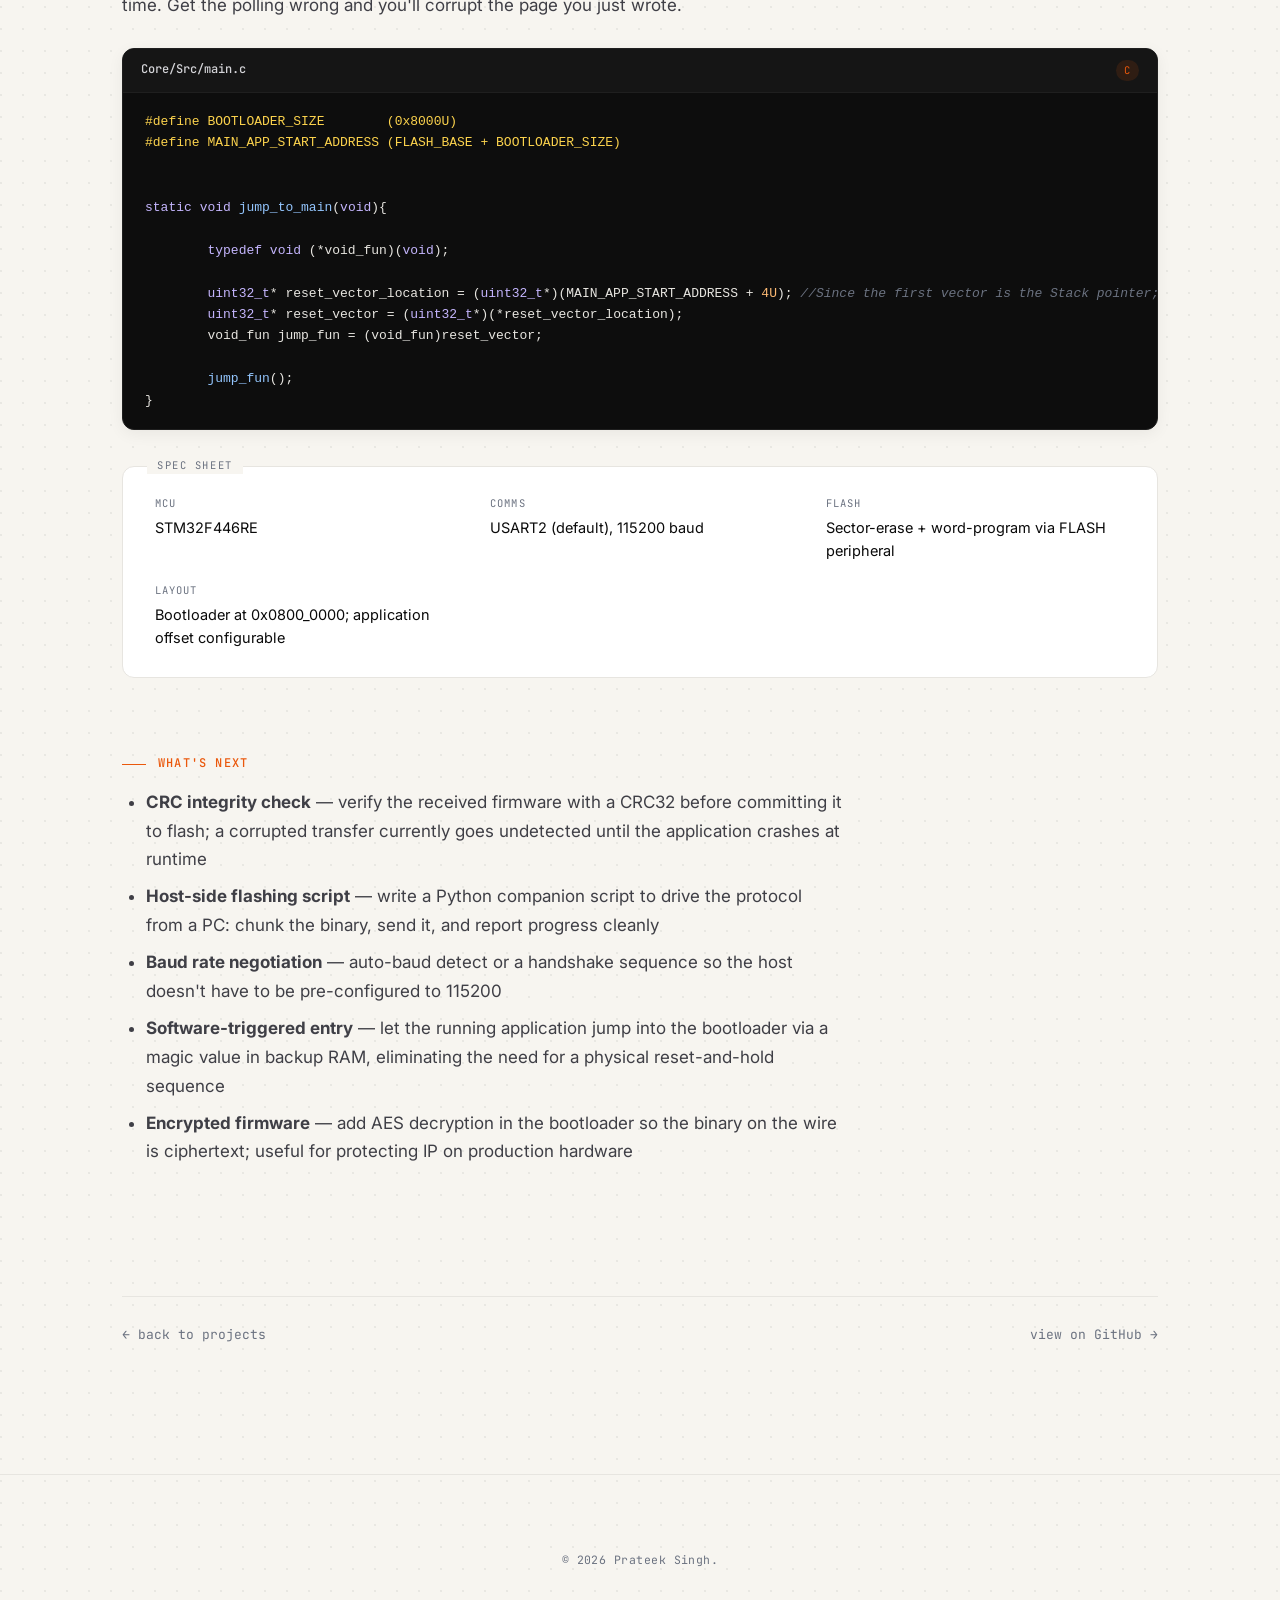
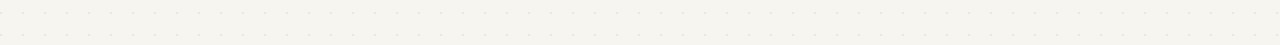
<file: projects/uart-bootloader.html>
<!DOCTYPE html>
<html lang="en">
<head>
  <meta charset="UTF-8" />
  <meta name="viewport" content="width=device-width, initial-scale=1.0" />
  <title>UART Bootloader — Prateek Singh</title>
  <meta name="description" content="UART Bootloader — a project by Prateek Singh." />
  <link rel="preconnect" href="https://fonts.googleapis.com" />
  <link rel="preconnect" href="https://fonts.gstatic.com" crossorigin />
  <link href="https://fonts.googleapis.com/css2?family=Inter:wght@400;500;600;700&family=JetBrains+Mono:wght@400;500&display=swap" rel="stylesheet" />
  <link rel="stylesheet" href="../styles.css?v=20260513b" />
  <script data-theme-init>(function(){try{var s=localStorage.getItem("theme");var d=s==="dark"||(s!=="light"&&window.matchMedia&&window.matchMedia("(prefers-color-scheme: dark)").matches);if(d)document.documentElement.setAttribute("data-theme","dark");}catch(e){}})();</script>
</head>
<body>
  <header class="nav">
    <a class="nav-brand" href="../index.html"><span class="dot"></span>prateek singh</a>
    <div class="nav-right">
      <nav class="nav-links">
      <a href="../index.html#projects">projects</a>
      <a href="../index.html#about">about</a>
      <a href="../index.html#contact">contact</a>
    </nav>
      <button class="theme-toggle" type="button" data-theme-toggle aria-label="Toggle theme">
        <svg class="icon-moon" viewBox="0 0 24 24" fill="none" stroke="currentColor" stroke-width="2" stroke-linecap="round" stroke-linejoin="round" aria-hidden="true"><path d="M21 12.79A9 9 0 1 1 11.21 3 7 7 0 0 0 21 12.79z"/></svg>
        <svg class="icon-sun" viewBox="0 0 24 24" fill="none" stroke="currentColor" stroke-width="2" stroke-linecap="round" stroke-linejoin="round" aria-hidden="true"><circle cx="12" cy="12" r="4"/><path d="M12 2v2M12 20v2M4.93 4.93l1.41 1.41M17.66 17.66l1.41 1.41M2 12h2M20 12h2M4.93 19.07l1.41-1.41M17.66 6.34l1.41-1.41"/></svg>
      </button>
    </div>
  </header>
  <main>
    <article class="project-page">
      <p class="eyebrow">case 06 · Personal · 2025</p>
      <h1>UART bootloader</h1>
      <p class="tagline">
        A custom bootloader for the STM32F446RE. Receives a firmware image over UART,
        writes it to flash, hands control to the application.
      </p>

      <div class="project-meta-row">
        <span class="tag code">C</span>
        <span class="tag">STM32F446RE</span>
        <span class="tag">UART</span>
        <span class="tag">flash</span>
        <span class="tag">vector table</span>
      </div>

      <a class="repo-link" href="https://github.com/Prateek2174/uart_bootloader" target="_blank" rel="noopener">
        <span class="gh">↗</span> github.com/Prateek2174/uart_bootloader
      </a>

      <section class="project-body">
        <h2>Why build it</h2>
        <p>
          Once you've flashed a board a dozen times with ST-Link, the next obvious thing
          is to teach it how to update itself. A UART bootloader is a small enough
          project to write end-to-end but it touches everything that's easy to skip in
          higher-level work: the linker script, the vector table, flash erase/write
          timing, and the jump from one program into another.
        </p>

        <h2>How it works</h2>
        <ul>
          <li>Bootloader lives in the first sector of flash, application starts further up.</li>
          <li>On reset the bootloader waits a moment on UART. If it gets the trigger byte, it enters update mode; otherwise it jumps to the application.</li>
          <li>Update mode receives the new image in fixed-size chunks over UART, with a small framing layer.</li>
          <li>Each chunk is written to flash one page at a time after the destination sector is erased.</li>
          <li>When the transfer completes, the bootloader reconfigures the vector table address and jumps to the application's reset handler.</li>
        </ul>

        <h2>What was tricky</h2>
        <p>
          The jump from bootloader to application has to happen with the CPU in a clean
          state — deinit your peripherals, disable interrupts, set the new vector table
          base, set the stack pointer from the application's vector table, then branch.
          Forget any one of those and the application either crashes or behaves
          mysteriously a few hundred cycles in.
        </p>
        <p>
          The flash programming side is unforgiving in a different way: writes only go
          0 → 1 → 0 (you erase to all-ones, then program zeros), and you have to wait
          for the busy flag every time. Get the polling wrong and you'll corrupt the
          page you just wrote.
        </p>

        <div class="code-block">
          <div class="code-head">
            <span class="code-file">Core/Src/main.c</span>
            <span class="code-lang">C</span>
          </div>
          <pre><code><span class="tok-pp">#define BOOTLOADER_SIZE        (0x8000U)</span>
<span class="tok-pp">#define MAIN_APP_START_ADDRESS (FLASH_BASE + BOOTLOADER_SIZE)</span>


<span class="tok-kw">static</span> <span class="tok-kw">void</span> <span class="tok-fn">jump_to_main</span>(<span class="tok-kw">void</span>){

	<span class="tok-kw">typedef</span> <span class="tok-kw">void</span> (*void_fun)(<span class="tok-kw">void</span>);

	<span class="tok-kw">uint32_t</span>* reset_vector_location = (<span class="tok-kw">uint32_t</span>*)(MAIN_APP_START_ADDRESS + <span class="tok-num">4U</span>); <span class="tok-comment">//Since the first vector is the Stack pointer;</span>
	<span class="tok-kw">uint32_t</span>* reset_vector = (<span class="tok-kw">uint32_t</span>*)(*reset_vector_location);
	void_fun jump_fun = (void_fun)reset_vector;

	<span class="tok-fn">jump_fun</span>();
}</code></pre>
        </div>

        <dl class="specs">
          <div><dt>MCU</dt><dd>STM32F446RE</dd></div>
          <div><dt>Comms</dt><dd>USART2 (default), 115200 baud</dd></div>
          <div><dt>Flash</dt><dd>Sector-erase + word-program via FLASH peripheral</dd></div>
          <div><dt>Layout</dt><dd>Bootloader at 0x0800_0000; application offset configurable</dd></div>
        </dl>

        <h2>What's next</h2>
        <ul>
          <li><strong>CRC integrity check</strong> — verify the received firmware with a CRC32 before committing it to flash; a corrupted transfer currently goes undetected until the application crashes at runtime</li>
          <li><strong>Host-side flashing script</strong> — write a Python companion script to drive the protocol from a PC: chunk the binary, send it, and report progress cleanly</li>
          <li><strong>Baud rate negotiation</strong> — auto-baud detect or a handshake sequence so the host doesn't have to be pre-configured to 115200</li>
          <li><strong>Software-triggered entry</strong> — let the running application jump into the bootloader via a magic value in backup RAM, eliminating the need for a physical reset-and-hold sequence</li>
          <li><strong>Encrypted firmware</strong> — add AES decryption in the bootloader so the binary on the wire is ciphertext; useful for protecting IP on production hardware</li>
        </ul>
      </section>

      <div class="page-end">
        <a href="../index.html#projects">← back to projects</a>
        <a href="https://github.com/Prateek2174/uart_bootloader" target="_blank" rel="noopener">view on GitHub →</a>
      </div>
    </article>
  </main>
  <footer class="footer">
    <p>© <span id="year"></span> Prateek Singh.</p>
  </footer>
  <script>document.getElementById('year').textContent = new Date().getFullYear();</script>
  <script src="../theme.js" defer></script>
  <script src="../toc.js" defer></script>
</body>
</html>
</file>
<file: styles.css>
:root {
  --bg: #f7f5f0;
  --bg-elev: #ffffff;
  --bg-dark: #0a0a0a;
  --fg: #0a0a0a;
  --fg-soft: #3f3f46;
  --muted: #6b7280;
  --muted-2: #a3a3a3;
  --line: #e7e5e0;
  --line-soft: #efece6;
  --accent: #ea580c;
  --accent-2: #c2410c;
  --accent-soft: #fff1e6;
  --green: #16a34a;
  --green-soft: #dcfce7;
  --blue: #1d4ed8;
  --blue-soft: #dbeafe;
  --purple: #7c3aed;
  --purple-soft: #ede9fe;
  --shadow-sm: 0 1px 2px rgba(0, 0, 0, 0.04);
  --shadow: 0 4px 16px rgba(0, 0, 0, 0.06);
  --shadow-lg: 0 12px 40px rgba(0, 0, 0, 0.08);
  --dot: rgba(10, 10, 10, 0.06);
  --radius: 12px;
  --radius-sm: 6px;
  --mono: "JetBrains Mono", ui-monospace, "SF Mono", Menlo, monospace;
  --sans: "Inter", -apple-system, BlinkMacSystemFont, "Segoe UI", sans-serif;
  --serif: "Newsreader", "Iowan Old Style", Georgia, serif;
  --max-w: 1100px;
}

[data-theme="dark"] {
  --bg: #0d0d10;
  --bg-elev: #17171b;
  --bg-dark: #06060a;
  --fg: #f4f4f5;
  --fg-soft: #d4d4d8;
  --muted: #9ca3af;
  --muted-2: #6b7280;
  --line: #2a2a30;
  --line-soft: #1f1f24;
  --accent: #fb923c;
  --accent-2: #f97316;
  --accent-soft: #3a1f0d;
  --green: #4ade80;
  --green-soft: #14321f;
  --blue: #60a5fa;
  --blue-soft: #14213a;
  --purple: #a78bfa;
  --purple-soft: #221733;
  --shadow-sm: 0 1px 2px rgba(0, 0, 0, 0.4);
  --shadow: 0 4px 16px rgba(0, 0, 0, 0.5);
  --shadow-lg: 0 12px 40px rgba(0, 0, 0, 0.6);
  --dot: rgba(244, 244, 245, 0.05);
  --nav-bg: rgba(13, 13, 16, 0.82);
}

* { box-sizing: border-box; }
html { scroll-behavior: smooth; }

/* dot-grid backdrop */
body {
  margin: 0;
  background:
    radial-gradient(circle at 1px 1px, var(--dot) 1px, transparent 0)
      0 0 / 22px 22px,
    var(--bg);
  color: var(--fg);
  font-family: var(--sans);
  font-size: 16px;
  line-height: 1.6;
  -webkit-font-smoothing: antialiased;
  text-rendering: optimizeLegibility;
  transition: background-color 0.18s ease, color 0.18s ease;
}

a { color: inherit; text-decoration: none; }
::selection { background: var(--fg); color: var(--bg); }

/* ---------- page layout (single long doc, all sections visible) ---------- */
.page { display: block; }
.page + .page {
  margin-top: 24px;
}

/* ---------- nav ---------- */
.nav {
  position: sticky;
  top: 0;
  z-index: 50;
  display: flex;
  justify-content: space-between;
  align-items: center;
  padding: 16px 32px;
  background: var(--nav-bg, rgba(247, 245, 240, 0.82));
  backdrop-filter: saturate(180%) blur(14px);
  -webkit-backdrop-filter: saturate(180%) blur(14px);
  border-bottom: 1px solid var(--line);
}

.nav-brand {
  font-family: var(--mono);
  font-size: 13px;
  font-weight: 500;
  letter-spacing: 0.01em;
  display: inline-flex;
  align-items: center;
  gap: 10px;
  transition: opacity 0.15s ease;
}

.nav-brand:hover { opacity: 0.7; }

.nav-brand .dot {
  width: 9px;
  height: 9px;
  border-radius: 50%;
  background: var(--accent);
  box-shadow: 0 0 0 4px var(--accent-soft);
  display: inline-block;
}

.nav-links {
  display: flex;
  gap: 28px;
  font-family: var(--mono);
  font-size: 12.5px;
  color: var(--muted);
}

.nav-links a:hover { color: var(--fg); }

/* ---------- shared layout ---------- */
main {
  max-width: var(--max-w);
  margin: 0 auto;
  padding: 0 32px;
}

.eyebrow {
  font-family: var(--mono);
  font-size: 11.5px;
  text-transform: uppercase;
  letter-spacing: 0.14em;
  color: var(--muted);
  margin: 0 0 16px;
  display: inline-flex;
  align-items: center;
  gap: 10px;
}

.eyebrow::before {
  content: "";
  display: inline-block;
  width: 24px;
  height: 1px;
  background: var(--muted-2);
}

.accent { color: var(--accent); }

/* section headers with chapter numbers */
.section {
  padding: 120px 0 40px;
}

.section-head {
  display: grid;
  grid-template-columns: 80px 1fr;
  gap: 28px;
  align-items: end;
  margin-bottom: 56px;
  border-bottom: 1px solid var(--line);
  padding-bottom: 28px;
}

.section-num {
  font-family: var(--mono);
  font-size: 13px;
  color: var(--muted);
  letter-spacing: 0.02em;
}

.section-head h2 {
  font-size: 44px;
  font-weight: 700;
  letter-spacing: -0.03em;
  margin: 0;
  line-height: 1;
}

.section-head .right {
  font-family: var(--mono);
  font-size: 12px;
  color: var(--muted);
  text-align: right;
  margin-left: auto;
}

/* ---------- hero ---------- */
.hero {
  padding: 96px 0 88px;
  position: relative;
  display: grid;
  grid-template-columns: 1.5fr auto 1fr;
  gap: 64px;
  align-items: center;
}

.hero-photo {
  display: flex;
  justify-content: center;
}

.hero-photo img {
  width: 200px;
  height: 200px;
  border-radius: 50%;
  object-fit: cover;
  object-position: center top;
  border: 3px solid var(--accent);
}

.hero-left {
  display: flex;
  flex-direction: column;
  align-items: flex-start;
}

.hero-status {
  display: inline-flex;
  align-items: center;
  gap: 8px;
  padding: 6px 14px;
  font-family: var(--mono);
  font-size: 11.5px;
  letter-spacing: 0.02em;
  color: var(--fg-soft);
  background: var(--bg-elev);
  border: 1px solid var(--line);
  border-radius: 999px;
  margin-bottom: 28px;
}

.hero-status .pulse {
  width: 8px; height: 8px;
  border-radius: 50%;
  background: var(--green);
  box-shadow: 0 0 0 0 rgba(22, 163, 74, 0.5);
  animation: pulse 2s infinite;
}

@keyframes pulse {
  0% { box-shadow: 0 0 0 0 rgba(22, 163, 74, 0.5); }
  70% { box-shadow: 0 0 0 8px rgba(22, 163, 74, 0); }
  100% { box-shadow: 0 0 0 0 rgba(22, 163, 74, 0); }
}

.hero h1 {
  font-size: clamp(48px, 8vw, 88px);
  font-weight: 700;
  line-height: 0.98;
  letter-spacing: -0.045em;
  margin: 0 0 32px;
  max-width: 800px;
}

.hero h1 .accent { color: var(--accent); }

.hero-tagline {
  font-size: 19px;
  color: var(--fg-soft);
  max-width: 520px;
  margin: 0 0 36px;
  line-height: 1.5;
}

.hero-cta { display: flex; gap: 12px; flex-wrap: wrap; }

.btn {
  display: inline-flex;
  align-items: center;
  gap: 8px;
  padding: 13px 22px;
  border-radius: var(--radius-sm);
  font-family: var(--mono);
  font-size: 13px;
  font-weight: 500;
  letter-spacing: 0.01em;
  transition: transform 0.08s ease, background 0.15s ease, border-color 0.15s ease, color 0.15s ease;
  border: 1px solid transparent;
  cursor: pointer;
}

.btn:active { transform: translateY(1px); }

.btn-primary {
  background: var(--fg);
  color: var(--bg);
}

.btn-primary:hover { background: var(--fg-soft); }

.btn-ghost {
  border-color: var(--line);
  background: var(--bg-elev);
}

.btn-ghost:hover { border-color: var(--fg); }

/* spec card on the right of the hero */
.spec-card {
  background: var(--bg-elev);
  border: 1px solid var(--line);
  border-radius: var(--radius);
  padding: 20px;
  font-family: var(--mono);
  font-size: 12.5px;
  position: relative;
}

.spec-card::before {
  content: "$ whoami";
  display: block;
  font-size: 11px;
  color: var(--muted);
  border-bottom: 1px dashed var(--line);
  padding-bottom: 10px;
  margin-bottom: 14px;
}

.spec-row {
  display: grid;
  grid-template-columns: 90px 1fr;
  gap: 16px;
  padding: 6px 0;
  align-items: baseline;
}

.spec-row .k {
  color: var(--muted);
  text-transform: uppercase;
  letter-spacing: 0.05em;
  font-size: 10.5px;
}

.spec-row .v { color: var(--fg); }

.spec-card .stack {
  display: flex;
  flex-wrap: wrap;
  gap: 5px;
  margin-top: 10px;
  padding-top: 10px;
  border-top: 1px dashed var(--line);
}

.spec-card .stack span {
  background: var(--line-soft);
  padding: 2px 8px;
  border-radius: 999px;
  font-size: 11px;
  color: var(--fg-soft);
}

/* ---------- project tiles (landing grid) ---------- */
.tile-grid {
  display: grid;
  grid-template-columns: repeat(auto-fill, minmax(320px, 1fr));
  gap: 20px;
}

.tile {
  display: block;
  background: var(--bg-elev);
  border: 1px solid var(--line);
  border-radius: var(--radius);
  overflow: hidden;
  transition: transform 0.18s ease, border-color 0.18s ease, box-shadow 0.18s ease;
  position: relative;
}

/* currently building section */
.wip-section {
  margin-bottom: 36px;
}

.wip-header {
  display: flex;
  align-items: center;
  justify-content: space-between;
  font-family: var(--mono);
  font-size: 11.5px;
  color: var(--muted);
  margin-bottom: 12px;
  letter-spacing: 0.02em;
}

.wip-status {
  display: inline-flex;
  align-items: center;
  gap: 7px;
  color: var(--accent);
  font-size: 11px;
}

.tile--wip {
  border-color: var(--accent);
  max-width: 400px;
}

.tile--wip:hover {
  border-color: var(--accent-2);
  box-shadow: 0 4px 24px rgba(234, 88, 12, 0.12);
}

/* tile image / placeholder */
.tile-img {
  height: 168px;
  overflow: hidden;
  border-bottom: 1px solid var(--line);
  background: var(--line-soft);
}

.tile-img img {
  width: 100%;
  height: 100%;
  object-fit: cover;
  display: block;
  transition: transform 0.3s ease;
}

.tile:hover .tile-img img {
  transform: scale(1.04);
}

.tile-img-ph {
  width: 100%;
  height: 100%;
  display: flex;
  align-items: center;
  justify-content: center;
  background: var(--line-soft);
}

.tile-img-ph svg {
  width: 44px;
  height: 44px;
  color: var(--muted-2);
  opacity: 0.55;
}

.tile:hover {
  transform: translateY(-3px);
  border-color: var(--fg);
  box-shadow: var(--shadow);
}

.tile-head {
  display: flex;
  align-items: center;
  gap: 10px;
  padding: 11px 16px;
  border-bottom: 1px solid var(--line);
  background: var(--line-soft);
  font-family: var(--mono);
  font-size: 11.5px;
  color: var(--muted);
  overflow: hidden;
}

.tile-head .lights {
  display: inline-flex;
  gap: 5px;
  flex: 0 0 auto;
}

.tile-head .lights span {
  width: 9px; height: 9px;
  border-radius: 50%;
  display: block;
  background: #d4d4d8;
}

.tile-head .lights span:nth-child(1) { background: #ef4444; }
.tile-head .lights span:nth-child(2) { background: #f59e0b; }
.tile-head .lights span:nth-child(3) { background: #22c55e; }

.tile-head .path {
  flex: 1 1 auto;
  white-space: nowrap;
  overflow: hidden;
  text-overflow: ellipsis;
}

.tile-body {
  padding: 22px 22px 24px;
  display: flex;
  flex-direction: column;
  gap: 12px;
}

.tile-body h3 {
  font-size: 20px;
  font-weight: 600;
  margin: 0;
  letter-spacing: -0.015em;
  color: var(--fg);
}

.tile-body p {
  font-size: 14.5px;
  color: var(--fg-soft);
  margin: 0;
  line-height: 1.55;
}

.tile-tags {
  display: flex;
  flex-wrap: wrap;
  gap: 6px;
  margin-top: 4px;
}

.tile-tags span,
.project-meta-row .tag {
  font-family: var(--mono);
  font-size: 11px;
  padding: 3px 9px;
  background: var(--line-soft);
  color: var(--muted);
  border-radius: 999px;
  letter-spacing: 0.005em;
}

/* color-coded language tags */
.tile-tags span:first-child,
.project-meta-row .tag.code {
  background: var(--fg);
  color: var(--bg);
}

/* ---------- about ---------- */
.prose {
  font-size: 19px;
  color: var(--fg-soft);
  max-width: 640px;
}

.prose p { margin: 0 0 16px; }
.prose p:last-child { margin: 0; }

/* ---------- contact ---------- */
.contact-grid {
  display: grid;
  gap: 14px;
  grid-template-columns: repeat(auto-fit, minmax(220px, 1fr));
}

.contact-card {
  display: flex;
  flex-direction: column;
  padding: 22px 24px;
  border: 1px solid var(--line);
  border-radius: var(--radius);
  background: var(--bg-elev);
  transition: border-color 0.15s ease, transform 0.15s ease;
}

.contact-card:hover {
  border-color: var(--fg);
  transform: translateY(-2px);
}

.contact-label {
  font-family: var(--mono);
  font-size: 10.5px;
  text-transform: uppercase;
  letter-spacing: 0.1em;
  color: var(--muted);
  margin-bottom: 6px;
}

.contact-value {
  font-family: var(--mono);
  font-size: 14px;
}

/* ---------- hero right column (spec card + updates widget) ---------- */
.hero-right-col {
  display: flex;
  flex-direction: column;
  gap: 16px;
  align-self: start;
}

/* ---------- updates widget ---------- */
.update-widget {
  background: var(--bg-elev);
  border: 1px solid var(--line);
  border-radius: var(--radius);
  padding: 20px;
  font-family: var(--mono);
  font-size: 12px;
  position: relative;
}

.update-widget-label {
  font-size: 11px;
  color: var(--muted);
  display: block;
  border-bottom: 1px dashed var(--line);
  padding-bottom: 10px;
  margin-bottom: 4px;
}

.update-widget-feed {
  list-style: none;
  margin: 0;
  padding: 0;
  display: flex;
  flex-direction: column;
  gap: 0;
}

.update-widget-feed li a {
  display: flex;
  align-items: baseline;
  gap: 8px;
  padding: 7px 0;
  border-bottom: 1px solid var(--line);
  color: var(--fg-soft);
  text-decoration: none;
  line-height: 1.4;
  transition: color 0.15s;
}

.update-widget-feed li a span:last-child {
  flex: 1;
  text-decoration: underline;
  text-decoration-color: var(--line);
  text-underline-offset: 3px;
  transition: text-decoration-color 0.15s;
}

.update-widget-feed li:last-child a { border-bottom: none; }

.update-widget-feed li a:hover { color: var(--accent); }
.update-widget-feed li a:hover span:last-child { text-decoration-color: var(--accent); }

.update-widget-feed time {
  font-family: var(--mono);
  font-size: 10px;
  color: var(--muted);
  white-space: nowrap;
  min-width: 52px;
}

.update-tag {
  font-family: var(--mono);
  font-size: 10px;
  font-weight: 600;
  letter-spacing: 0.04em;
  padding: 1px 5px;
  border-radius: 3px;
  white-space: nowrap;
  flex-shrink: 0;
}

.update-tag--added   { background: color-mix(in srgb, var(--accent) 12%, transparent); color: var(--accent); }
.update-tag--shipped { background: color-mix(in srgb, #22c55e 12%, transparent); color: #22c55e; }
.update-tag--wip     { background: color-mix(in srgb, #f59e0b 12%, transparent); color: #f59e0b; }
.update-tag--updated { background: color-mix(in srgb, #a78bfa 12%, transparent); color: #a78bfa; }
.update-tag--commit  { background: color-mix(in srgb, #60a5fa 12%, transparent); color: #60a5fa; }

/* ---------- data table ---------- */
.table-wrap {
  overflow-x: auto;
  margin: 24px 0;
  border: 1px solid var(--line);
  border-radius: var(--radius);
}

.data-table {
  width: 100%;
  border-collapse: collapse;
  font-size: 13.5px;
}

.data-table caption {
  text-align: left;
  font-family: var(--mono);
  font-size: 11px;
  color: var(--muted);
  padding: 12px 16px 8px;
  border-bottom: 1px dashed var(--line);
}

.data-table th,
.data-table td {
  padding: 10px 16px;
  text-align: left;
  border-bottom: 1px solid var(--line);
  white-space: nowrap;
}

.data-table thead th {
  font-family: var(--mono);
  font-size: 11px;
  text-transform: uppercase;
  letter-spacing: 0.05em;
  color: var(--muted);
  background: var(--bg-elev);
}

.data-table tbody tr:last-child td { border-bottom: none; }

.data-table tbody tr:hover { background: var(--bg-elev); }

/* ---------- footer ---------- */
.footer {
  padding: 64px 32px;
  text-align: center;
  font-family: var(--mono);
  font-size: 11.5px;
  letter-spacing: 0.04em;
  color: var(--muted);
  border-top: 1px solid var(--line);
  margin-top: 96px;
}

/* ---------- table of contents (auto-generated by toc.js) ---------- */
.toc {
  margin: 0 0 48px;
  padding: 18px 22px;
  border: 1px solid var(--line);
  border-radius: var(--radius-sm);
  background: var(--bg-elev);
  position: relative;
}

.toc::before {
  content: "// contents";
  display: block;
  font-family: var(--mono);
  font-size: 10.5px;
  text-transform: uppercase;
  letter-spacing: 0.15em;
  color: var(--muted);
  margin-bottom: 14px;
  padding-bottom: 10px;
  border-bottom: 1px dashed var(--line);
}

.toc ol {
  list-style: none;
  padding: 0;
  margin: 0;
  display: flex;
  flex-direction: column;
  gap: 7px;
}

.toc li {
  display: flex;
  align-items: baseline;
  gap: 14px;
}

.toc-num {
  font-family: var(--mono);
  font-size: 10.5px;
  color: var(--muted);
  flex: 0 0 20px;
  user-select: none;
}

.toc a {
  font-family: var(--mono);
  font-size: 13px;
  color: var(--fg-soft);
  transition: color 0.15s ease;
}

.toc a:hover { color: var(--accent); }

/* keep anchored headings from disappearing under the sticky nav */
.project-body h2 { scroll-margin-top: 88px; }

/* ---------- project page (project detail) ---------- */
.project-page {
  padding: 96px 0 32px;
  position: relative;
}

.project-page::before {
  content: "";
  position: absolute;
  top: 56px;
  left: 0;
  width: 60px;
  height: 1px;
  background: var(--accent);
}

.project-page .eyebrow { margin: 0 0 16px; }

.project-page h1 {
  font-size: clamp(36px, 5.5vw, 56px);
  font-weight: 700;
  letter-spacing: -0.03em;
  line-height: 1.04;
  margin: 0 0 20px;
  max-width: 760px;
}

.project-page .tagline {
  font-size: 20px;
  color: var(--fg-soft);
  max-width: 640px;
  margin: 0 0 32px;
  line-height: 1.5;
}

.project-meta-row {
  display: flex;
  flex-wrap: wrap;
  gap: 6px;
  margin-bottom: 36px;
}

.project-body {
  border-top: 1px solid var(--line);
  padding: 40px 0;
}

.project-body h2 {
  font-size: 12px;
  font-family: var(--mono);
  font-weight: 500;
  text-transform: uppercase;
  letter-spacing: 0.1em;
  color: var(--accent);
  margin: 40px 0 14px;
  display: inline-flex;
  align-items: center;
  gap: 12px;
}

.project-body h2::before {
  content: "";
  display: inline-block;
  width: 24px;
  height: 1px;
  background: var(--accent);
}

.project-body h2:first-child { margin-top: 0; }

.project-body h3 {
  font-size: 17px;
  font-weight: 600;
  color: var(--fg);
  margin: 24px 0 10px;
  letter-spacing: -0.005em;
  max-width: 720px;
}

.project-body p {
  font-size: 17px;
  color: var(--fg-soft);
  margin: 0 0 18px;
  max-width: 720px;
  line-height: 1.7;
}

.project-body code {
  font-family: var(--mono);
  font-size: 0.9em;
  background: var(--line-soft);
  padding: 1.5px 7px;
  border-radius: 4px;
  color: var(--fg);
}

.project-body ul {
  font-size: 17px;
  color: var(--fg-soft);
  margin: 0 0 18px;
  padding-left: 24px;
  max-width: 720px;
  line-height: 1.7;
}

.project-body li { margin-bottom: 8px; }

/* dl specs block */
.specs {
  margin: 36px 0;
  padding: 28px 32px;
  border: 1px solid var(--line);
  border-radius: var(--radius);
  background: var(--bg-elev);
  display: grid;
  grid-template-columns: repeat(auto-fit, minmax(220px, 1fr));
  gap: 20px 36px;
  position: relative;
}

.specs::before {
  content: "spec sheet";
  position: absolute;
  top: -10px;
  left: 24px;
  background: var(--bg);
  padding: 0 10px;
  font-family: var(--mono);
  font-size: 10.5px;
  text-transform: uppercase;
  letter-spacing: 0.15em;
  color: var(--muted);
}

.specs div { display: flex; flex-direction: column; gap: 4px; }

.specs dt {
  font-family: var(--mono);
  font-size: 10.5px;
  text-transform: uppercase;
  letter-spacing: 0.1em;
  color: var(--muted);
}

.specs dd {
  margin: 0;
  font-size: 14.5px;
  color: var(--fg);
}

/* parts-list block — bill of materials, grouped */
.parts-list {
  margin: 28px 0 36px;
  padding: 28px 32px;
  border: 1px solid var(--line);
  border-radius: var(--radius);
  background: var(--bg-elev);
  display: grid;
  grid-template-columns: repeat(auto-fit, minmax(240px, 1fr));
  gap: 24px 36px;
  position: relative;
}

.parts-list::before {
  content: "bill of materials";
  position: absolute;
  top: -10px;
  left: 24px;
  background: var(--bg);
  padding: 0 10px;
  font-family: var(--mono);
  font-size: 10.5px;
  text-transform: uppercase;
  letter-spacing: 0.15em;
  color: var(--muted);
}

.parts-group h3 {
  font-family: var(--mono);
  font-size: 10.5px;
  text-transform: uppercase;
  letter-spacing: 0.1em;
  color: var(--muted);
  margin: 0 0 10px;
  font-weight: 500;
}

.parts-group ul {
  list-style: none;
  padding: 0;
  margin: 0;
}

.parts-group li {
  display: flex;
  gap: 12px;
  font-size: 13.5px;
  color: var(--fg);
  line-height: 1.55;
  margin-bottom: 4px;
}

.parts-group .qty {
  font-family: var(--mono);
  font-size: 12.5px;
  color: var(--muted);
  flex: 0 0 36px;
  text-align: right;
}

.parts-group .part { flex: 1; }

.parts-note {
  margin: 0 0 36px;
  font-size: 13.5px;
  color: var(--muted);
  max-width: 720px;
}

/* register / data tables inside project bodies */
.project-body table.reg-table {
  margin: 8px 0 28px;
  border-collapse: collapse;
  font-size: 14px;
  max-width: 720px;
  width: 100%;
  color: var(--fg);
}

.project-body table.reg-table caption {
  caption-side: top;
  text-align: left;
  font-family: var(--mono);
  font-size: 11px;
  text-transform: uppercase;
  letter-spacing: 0.1em;
  color: var(--muted);
  margin-bottom: 8px;
}

.project-body table.reg-table th,
.project-body table.reg-table td {
  padding: 8px 14px;
  border-bottom: 1px solid var(--line);
  text-align: left;
  vertical-align: top;
}

.project-body table.reg-table th {
  font-family: var(--mono);
  font-size: 11px;
  text-transform: uppercase;
  letter-spacing: 0.08em;
  font-weight: 500;
  color: var(--muted);
  background: var(--bg-elev);
  border-bottom: 1px solid var(--line);
}

.project-body table.reg-table td code {
  background: transparent;
  padding: 0;
  font-size: 13px;
}

/* ---------- Notion-style code block ---------- */
.code-block {
  margin: 28px 0;
  background: #0d0d0d;
  border-radius: var(--radius);
  border: 1px solid #1f1f1f;
  overflow: hidden;
  font-family: var(--mono);
  font-size: 13px;
  line-height: 1.65;
  box-shadow: var(--shadow);
}

.code-head {
  display: flex;
  justify-content: space-between;
  align-items: center;
  padding: 11px 18px;
  border-bottom: 1px solid #1f1f1f;
  background: #151515;
  font-size: 11.5px;
}

.code-head .code-file {
  color: #d4d4d8;
  font-weight: 500;
  font-size: 12px;
}

.code-head .code-lang {
  color: var(--accent);
  text-transform: uppercase;
  letter-spacing: 0.1em;
  font-size: 10.5px;
  padding: 2px 8px;
  background: rgba(234, 88, 12, 0.12);
  border-radius: 999px;
}

.code-block pre {
  margin: 0;
  padding: 18px 22px;
  overflow-x: auto;
  color: #e7e5e0;
}

.code-block code {
  background: none;
  padding: 0;
  color: inherit;
  font-size: 13px;
  white-space: pre;
  font-family: inherit;
}

.code-block .tok-comment { color: #6b7280; font-style: italic; }
.code-block .tok-string  { color: #86efac; }
.code-block .tok-pp      { color: #fcd34d; }
.code-block .tok-kw      { color: #c4b5fd; }
.code-block .tok-num     { color: #fdba74; }
.code-block .tok-fn      { color: #93c5fd; }

/* file tree pseudo-block */
.tree {
  background: var(--bg-dark);
  color: #e7e5e0;
  border-radius: var(--radius-sm);
  padding: 24px 28px;
  font-family: var(--mono);
  font-size: 13px;
  line-height: 1.75;
  max-width: 560px;
  margin: 24px 0;
  overflow-x: auto;
}

.tree .dir { color: var(--accent); }
.tree .dim { color: #6b7280; }
.tree .file { color: #f7f5f0; }

/* repo link */
.repo-link {
  display: inline-flex;
  align-items: center;
  gap: 10px;
  padding: 12px 18px;
  border: 1px solid var(--line);
  border-radius: var(--radius-sm);
  font-family: var(--mono);
  font-size: 13px;
  background: var(--bg-elev);
  transition: border-color 0.15s ease, transform 0.15s ease;
  margin: 8px 0 36px;
}

.repo-link:hover {
  border-color: var(--fg);
  transform: translateY(-1px);
}

.repo-link .gh { color: var(--accent); font-weight: 600; }

/* "code coming soon" pill — used on projects without a public repo yet */
.coming-soon {
  display: inline-block;
  margin: 8px 0 36px;
  padding: 8px 14px;
  border: 1px dashed var(--line);
  border-radius: var(--radius-sm);
  font-family: var(--mono);
  font-size: 12px;
  color: var(--muted);
  background: var(--bg-elev);
  letter-spacing: 0.02em;
}

/* figures */
figure {
  margin: 32px 0;
  padding: 0;
}

figure img {
  display: block;
  border: 1px solid var(--line);
  border-radius: var(--radius-sm);
  max-width: 100%;
  height: auto;
}

figure.module-shot img {
  max-width: 280px;
  background: #fff;
  padding: 12px;
}

figure.team-shot img { max-width: 560px; }

figure.hero-shot {
  margin: 0 0 36px;
}
figure.hero-shot img {
  width: 100%;
  max-width: 880px;
  border-radius: var(--radius);
  border: 1px solid var(--line);
  display: block;
}

figure.video-short {
  margin: 32px 0;
  display: flex;
  justify-content: center;
}
figure.video-short iframe {
  width: 315px;
  height: 560px;
  border-radius: var(--radius-sm);
  border: 1px solid var(--line);
}

figure.device-shot,
figure.booth-shot {
  margin: 32px 0;
}
figure.device-shot img,
figure.booth-shot img {
  width: 100%;
  max-width: 720px;
  border-radius: var(--radius-sm);
  border: 1px solid var(--line);
  display: block;
}

.title-sub {
  display: block;
  font-size: 0.5em;
  font-weight: 500;
  color: var(--muted);
  letter-spacing: -0.01em;
  margin-top: 8px;
}

figcaption {
  margin-top: 14px;
  font-size: 13px;
  color: var(--muted);
  max-width: 560px;
  line-height: 1.55;
}

/* inspiration / attribution callout */
.inspiration-credit {
  margin: 24px 0 32px;
  padding: 16px 20px;
  border: 1px solid var(--line);
  border-left: 3px solid var(--accent, #e8b341);
  border-radius: var(--radius-sm);
  background: var(--bg-elev);
}
.inspiration-credit p {
  margin: 0;
  font-size: 14px;
  color: var(--muted);
  line-height: 1.6;
}
.inspiration-credit strong {
  color: var(--fg);
  font-weight: 600;
}
.inspiration-credit a {
  color: var(--fg);
  border-bottom: 1px dashed var(--line);
}
.inspiration-credit a:hover {
  color: var(--accent, #e8b341);
}

/* back-to-projects bottom link */
.page-end {
  margin: 72px 0 0;
  padding-top: 28px;
  border-top: 1px solid var(--line);
  display: flex;
  justify-content: space-between;
  align-items: center;
  gap: 16px;
  flex-wrap: wrap;
}

.page-end a {
  font-family: var(--mono);
  font-size: 13px;
  color: var(--muted);
  transition: color 0.15s ease;
}

.page-end a:hover { color: var(--fg); }

/* ---------- mobile ---------- */
@media (max-width: 880px) {
  .hero {
    grid-template-columns: 1fr;
    gap: 32px;
    padding: 56px 0 64px;
  }
  .hero-photo img { width: 140px; height: 140px; }
  .spec-card { max-width: 360px; }
  .section-head { grid-template-columns: 1fr; gap: 12px; }
  .section-head .right { display: none; }
}

@media (max-width: 640px) {
  .nav { padding: 14px 20px; }
  main { padding: 0 20px; }
  .nav-links { gap: 18px; }
  .section { padding: 80px 0 24px; }
  .section-head h2 { font-size: 30px; }
  .tile-grid { grid-template-columns: 1fr; }
  .project-page { padding: 64px 0 16px; }
}


/* ---------- theme toggle ---------- */
.nav-right {
  display: inline-flex;
  align-items: center;
  gap: 18px;
}

.theme-toggle {
  display: inline-flex;
  align-items: center;
  justify-content: center;
  width: 32px;
  height: 32px;
  padding: 0;
  border: 1px solid var(--line);
  border-radius: 999px;
  background: transparent;
  color: var(--muted);
  cursor: pointer;
  transition: color 0.15s ease, border-color 0.15s ease, background 0.15s ease;
}

.theme-toggle:hover {
  color: var(--fg);
  border-color: var(--fg);
}

.theme-toggle svg {
  width: 14px;
  height: 14px;
  display: block;
}

.theme-toggle .icon-sun  { display: none; }
.theme-toggle .icon-moon { display: block; }

[data-theme="dark"] .theme-toggle .icon-sun  { display: block; }
[data-theme="dark"] .theme-toggle .icon-moon { display: none; }

@media (max-width: 640px) {
  .nav-right { gap: 14px; }
}


/* ---------- stack section (boards & languages) ---------- */
.stack-grid {
  display: grid;
  grid-template-columns: 1fr 1fr;
  gap: 56px;
}

.stack-col-title {
  font-family: var(--mono);
  font-size: 10.5px;
  text-transform: uppercase;
  letter-spacing: 0.15em;
  color: var(--muted);
  margin: 0 0 22px;
  font-weight: 500;
  border-bottom: 1px solid var(--line);
  padding-bottom: 12px;
}

.stack-list {
  list-style: none;
  padding: 0;
  margin: 0;
  display: flex;
  flex-direction: column;
  gap: 24px;
}

.stack-list li {
  display: flex;
  flex-direction: column;
  gap: 4px;
}

.stack-name {
  font-size: 17px;
  font-weight: 600;
  color: var(--fg);
  letter-spacing: -0.01em;
}

.stack-meta {
  font-family: var(--mono);
  font-size: 11.5px;
  color: var(--muted);
  letter-spacing: 0.01em;
}

.stack-uses {
  font-size: 13.5px;
  color: var(--fg-soft);
  line-height: 1.6;
  margin-top: 4px;
}

.stack-uses a {
  color: var(--accent);
  border-bottom: 1px dashed transparent;
  transition: border-color 0.15s ease, color 0.15s ease;
}

.stack-uses a:hover {
  border-bottom-color: var(--accent);
}

@media (max-width: 880px) {
  .stack-grid { grid-template-columns: 1fr; gap: 40px; }
}

/* ---------- spec-card stack blocks (boards/mcus + languages) ---------- */
.spec-card .stack-block {
  margin-top: 10px;
  padding-top: 10px;
  border-top: 1px dashed var(--line);
}

.spec-card .stack-block-label {
  display: block;
  color: var(--muted);
  text-transform: uppercase;
  letter-spacing: 0.05em;
  font-size: 10.5px;
  margin-bottom: 6px;
}

.spec-card .stack-block .stack {
  margin-top: 0;
  padding-top: 0;
  border-top: none;
}
</file>
